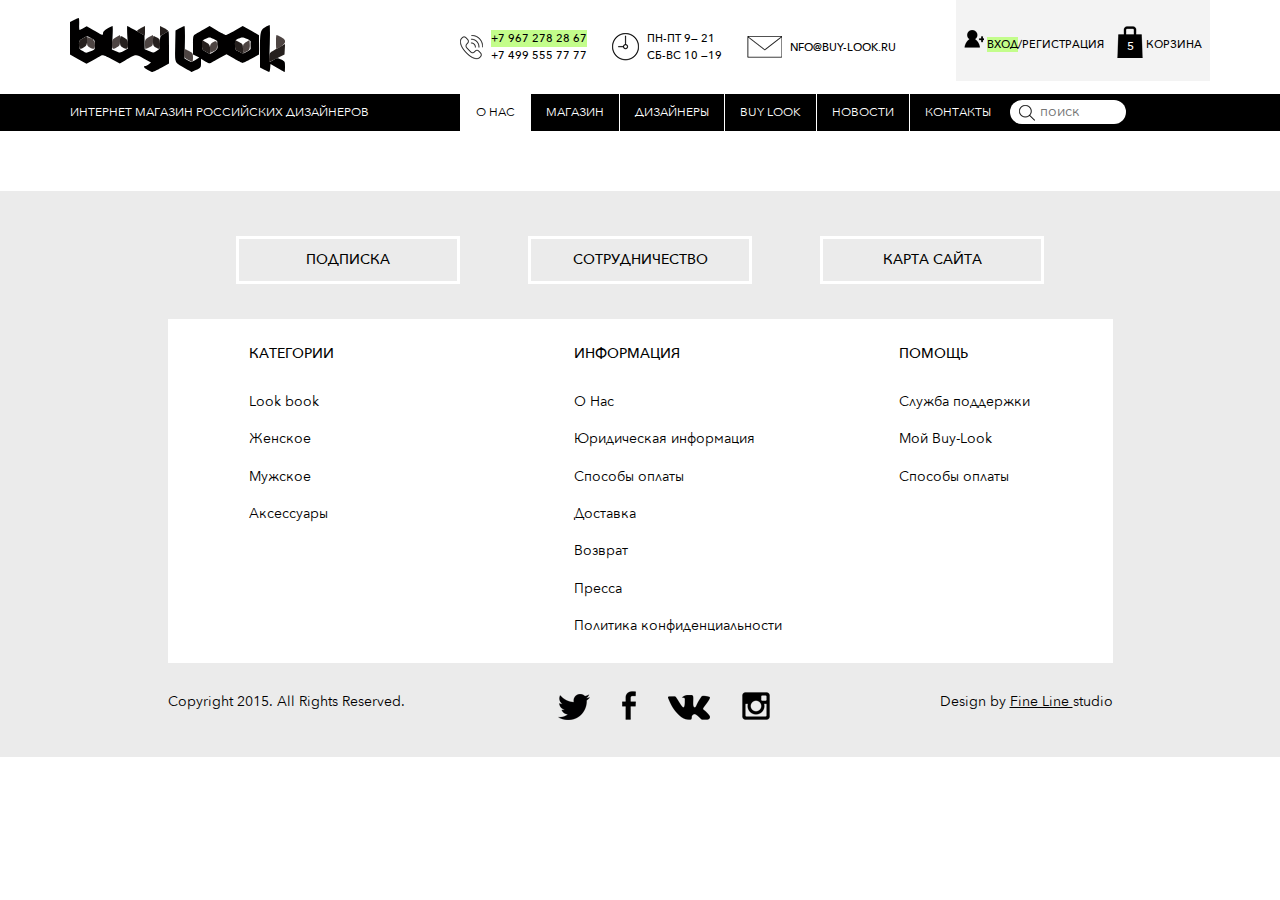
<file: index.html>
<!DOCTYPE html>
<html lang="ru">
  <head>
    <meta charset="utf-8">
    <title>Главная страница</title>
    <meta name="description" content="">
    <link rel="shortcut icon" href="img/favicon/favicon.ico" type="image/x-icon">
    <link rel="apple-touch-icon" href="img/favicon/apple-touch-icon.png">
    <link rel="apple-touch-icon" sizes="72x72" href="img/favicon/apple-touch-icon-72x72.png">
    <link rel="apple-touch-icon" sizes="114x114" href="img/favicon/apple-touch-icon-114x114.png">
    <meta http-equiv="X-UA-Compatible" content="IE=edge">
    <meta name="viewport" content="width=device-width, initial-scale=1, maximum-scale=1">
    <link rel="stylesheet" href="css/main.css">
    <!--if lt IE 9
    script(src='js/html5shiv.min.js')
    script(src='js/es5-shim.min.js')
    script(src='js/html5shiv-printshiv.min.js')
    script(src='js/1.4.2/respond.min.js')
    
    -->
  </head>
  <body>
    <div id="my-wrapper">
      <div id="my-header">
        <header class="header">
          <div class="header__top">
            <div class="container header__relative">
              <div class="row">
                <div class="col-md-4"><a href="#" class="header__logo-wrap">
                    <picture>
                      <source srcset="img/logo.svg"><img src="img/logo.png" alt="логотип" title="buylook">
                    </picture></a></div>
                <div class="col-md-8 header__static">
                  <div class="header__info">
                    <div class="header__info-left">
                      <div class="header__top-item">
                        <div class="header__top-ico top-phone"></div>
                        <div class="header__top-text">
                          <div class="green">+7 967 278 28 67</div>
                          <div>+7 499 555 77 77</div>
                        </div>
                      </div>
                      <div class="header__top-item">
                        <div class="header__top-ico top-clock"></div>
                        <div class="header__top-text">
                          <div>Пн-пт 9— 21</div>
                          <div>Cб-вс 10 —19 </div>
                        </div>
                      </div>
                      <div class="header__top-item">
                        <div class="header__top-ico top-mail"></div>
                        <div class="header__top-text">
                          <div>nfo@buy-look.ru</div>
                        </div>
                      </div>
                    </div>
                    <div class="header__info-right">
                      <div class="header__enter">
                        <div class="header__reg">
                          <div class="header__reg-ico top-user"></div>
                          <div class="header__reg-links"><a href="#" class="green">Вход</a><a href="#">/регистрация</a></div>
                        </div>
                      </div>
                      <div class="header__cart"><a href="#" id="tooltip-cart" data-tooltip-content="#tooltip-cart_content" class="header__reg-ico top-cart tooltip-cart"><span class="header__cart-count">5</span></a>
                        <div class="header__reg-links"><a href="#">корзина </a></div>
                      </div>
                    </div>
                  </div>
                </div>
              </div>
            </div>
          </div>
          <div class="header__bottom">
            <div class="container header__relative">
              <div class="row">
                <div class="col-lg-4 col-md-6 col-sm-7">
                  <div class="header__bottom-descr">Интернет магазин российских дизайнеров</div>
                </div>
                <div class="col-lg-8 col-md-6 col-sm-5 header__static">
                  <nav class="desktop-menu hidden-md hidden-sm hidden-xs">
                    <ul class="header-menu">
                      <li class="header-menu__item header-menu__item--active"><a href="#" class="header-menu__link">о нас</a></li>
                      <li class="header-menu__item"><a href="#" class="header-menu__link">магазин</a></li>
                      <li class="header-menu__item"><a href="#" class="header-menu__link">дизайнеры</a></li>
                      <li class="header-menu__item"><a href="#" class="header-menu__link">buy look</a></li>
                      <li class="header-menu__item"><a href="#" class="header-menu__link">новости</a></li>
                      <li class="header-menu__item"><a href="#" class="header-menu__link">контакты</a></li>
                    </ul>
                  </nav>
                  <nav id="my-menu">
                    <ul class="header-menu header-menu--mobile hidden">
                      <li class="header-menu__item header-menu__item--active"><a href="#" class="header-menu__link">о нас</a></li>
                      <li class="header-menu__item"><a href="#" class="header-menu__link">магазин</a></li>
                      <li class="header-menu__item"><a href="#" class="header-menu__link">дизайнеры</a></li>
                      <li class="header-menu__item"><a href="#" class="header-menu__link">buy look</a></li>
                      <li class="header-menu__item"><a href="#" class="header-menu__link">новости</a></li>
                      <li class="header-menu__item"><a href="#" class="header-menu__link">контакты</a></li>
                    </ul>
                  </nav><a href="#my-menu" class="toggle-mnu hidden-lg"><span></span></a>
                  <form action="#" method="get" class="header__search">
                    <div class="header__search-inner">
                      <input type="text" name="search" placeholder="поиск">
                      <input type="submit">
                    </div>
                  </form>
                </div>
              </div>
            </div>
          </div>
        </header>
      </div>
      <div id="my-content">
        <!-- Здесь пишем код-->
      </div>
      <div id="my-footer">
        <footer class="footer">
          <div class="footer__top">
            <div class="container">
              <div class="row">
                <div class="col-md-12">
                  <div class="footer__buttons"><a href="#" class="footer__button">подписка</a><a href="#" class="footer__button">сотрудничество</a><a href="#" class="footer__button">карта сайта</a></div>
                </div>
              </div>
              <div class="row">
                <div class="col-md-10 col-md-offset-1">
                  <div class="footer__inner">
                    <div class="row">
                      <div class="col-md-3 col-md-offset-1 col-sm-6 center-text">
                        <div class="footer__inner-item">
                          <h3 class="footer__title">категории</h3>
                          <ul>
                            <li><a href="#">Look book</a></li>
                            <li><a href="#">Женское</a></li>
                            <li><a href="#">Мужское</a></li>
                            <li><a href="#">Аксессуары</a></li>
                          </ul>
                        </div>
                      </div>
                      <div class="col-md-4 col-md-offset-1 col-sm-6 center-text">
                        <div class="footer__inner-item">
                          <h3 class="footer__title">информация</h3>
                          <ul>
                            <li><a href="#">О Нас</a></li>
                            <li><a href="#">Юридическая информация</a></li>
                            <li><a href="#">Способы оплаты</a></li>
                            <li><a href="#">Доставка</a></li>
                            <li><a href="#">Возврат</a></li>
                            <li><a href="#">Пресса</a></li>
                            <li><a href="#">Политика конфиденциальности</a></li>
                          </ul>
                        </div>
                      </div>
                      <div class="col-md-3 col-sm-12 center-text">
                        <div class="footer__inner-item">
                          <h3 class="footer__title">помощь</h3>
                          <ul>
                            <li><a href="#">Служба поддержки</a></li>
                            <li><a href="#">Мой Buy-Look</a></li>
                            <li><a href="#">Способы оплаты</a></li>
                          </ul>
                        </div>
                      </div>
                    </div>
                  </div>
                </div>
              </div>
            </div>
          </div>
          <div class="footer__bottom">
            <div class="container">
              <div class="row">
                <div class="col-md-3 col-md-offset-1 col-sm-6 col-xs-12">
                  <div class="copyright">Copyright 2015. All Rights Reserved.</div>
                </div>
                <div class="col-md-3 col-md-offset-1 col-sm-6 col-xs-12">
                  <ul class="footer__socials">
                    <li><a href="#" class="footer__socials-link footer-twi"></a></li>
                    <li><a href="#" class="footer__socials-link footer-fb"></a></li>
                    <li><a href="#" class="footer__socials-link footer-vk"></a></li>
                    <li><a href="#" class="footer__socials-link footer-inst"></a></li>
                  </ul>
                </div>
                <div class="col-md-3 col-offset-1 col-sm-12 col-xs-12">
                  <div class="creators">Design by <a href="some-site.ru">Fine Line </a>studio</div>
                </div>
              </div>
            </div>
          </div>
        </footer>
      </div>
    </div>
    <div class="popup-container">
      <div id="tooltip-cart_content" class="popup popup-cart">
        <div class="popup popup-cart__title">
          <div class="popup popup-cart__title-left">
            <div class="ico-cart"></div><span class="popup-cart__header">корзина</span><span>(</span><span class="popup-cart__count">5</span><span>)</span>
          </div><a href="#" class="popup popup-cart__look-link">Смотреть всё</a>
        </div>
        <div class="popup-cart__content">
          <div class="popup-cart__item"><img src="img/cart-1.jpg" alt="alt" class="popup-cart__img">
            <div class="popup-cart__item-text">
              <div class="popup-cart__item-title">LIME BLOSSOM Платье Миди Lilas</div><span class="popup-cart__item-color">терракотовый</span><span class="popup-cart__item-size">42</span><span class="popup-cart__item-count">1 шт</span>
              <div class="popup-cart__item-price">15 000<span class="ruble">Р</span></div>
            </div>
          </div>
          <div class="popup-cart__item"><img src="img/cart-2.jpg" alt="alt" class="popup-cart__img">
            <div class="popup-cart__item-text">
              <div class="popup-cart__item-title">LIME BLOSSOM Платье Миди Lilas</div><span class="popup-cart__item-color">голубой</span><span class="popup-cart__item-size">42</span><span class="popup-cart__item-count">1 шт</span>
              <div class="popup-cart__item-price">15 000<span class="ruble">Р</span></div>
            </div>
          </div>
          <div class="popup-cart__item"><img src="img/cart-3.jpg" alt="alt" class="popup-cart__img">
            <div class="popup-cart__item-text">
              <div class="popup-cart__item-title">LIME BLOSSOM Платье Миди Lilas</div><span class="popup-cart__item-color">терракотовый</span><span class="popup-cart__item-size">42</span><span class="popup-cart__item-count">1 шт</span>
              <div class="popup-cart__item-price">15 000<span class="ruble">Р</span></div>
            </div>
          </div>
        </div>
        <div class="popup-cart__summary green"><span>сумма заказа:</span><span class="popup-cart__summ">43 000<span class="ruble">Р</span></span></div><a href="#" class="popup-cart__ordering button-gray">оформить заказ >></a>
      </div>
    </div>
    <script src="js/libs.min.js"></script>
    <script src="js/common.js"></script>
  </body>
</html>
</file>
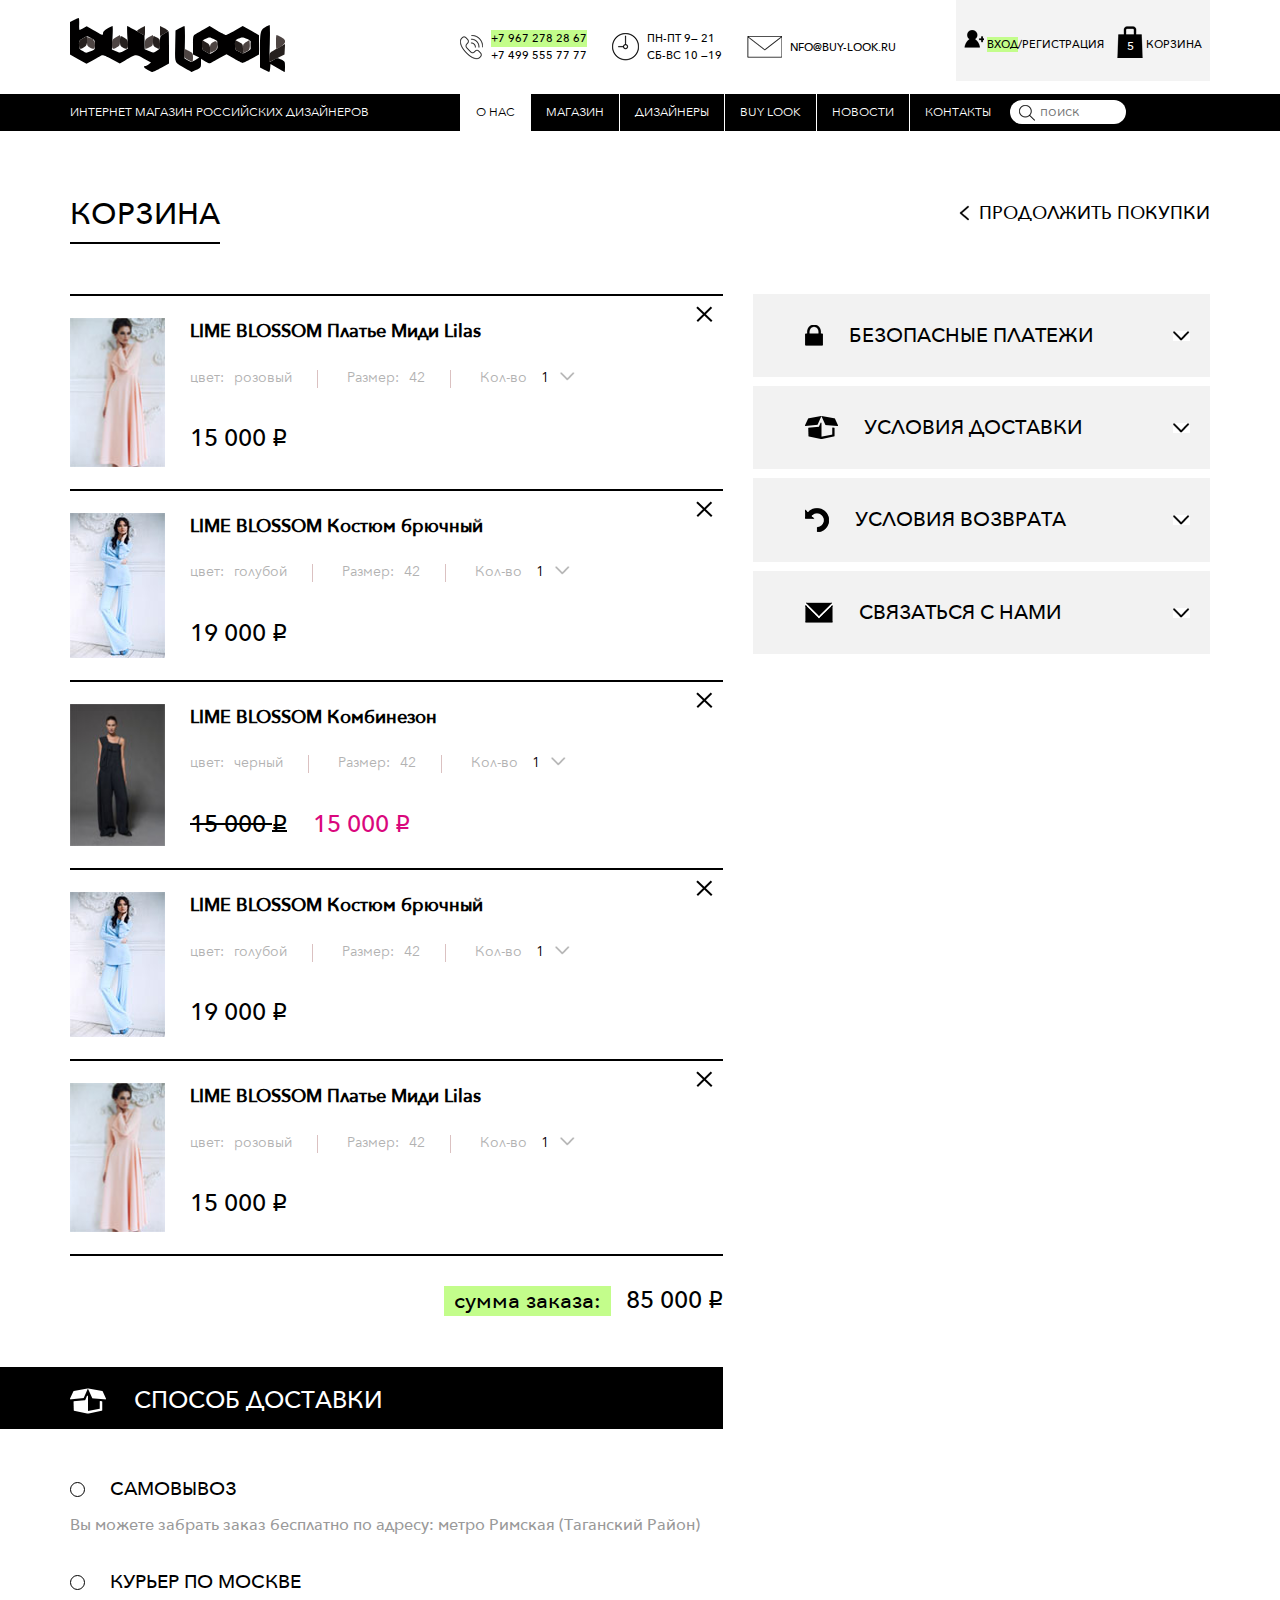
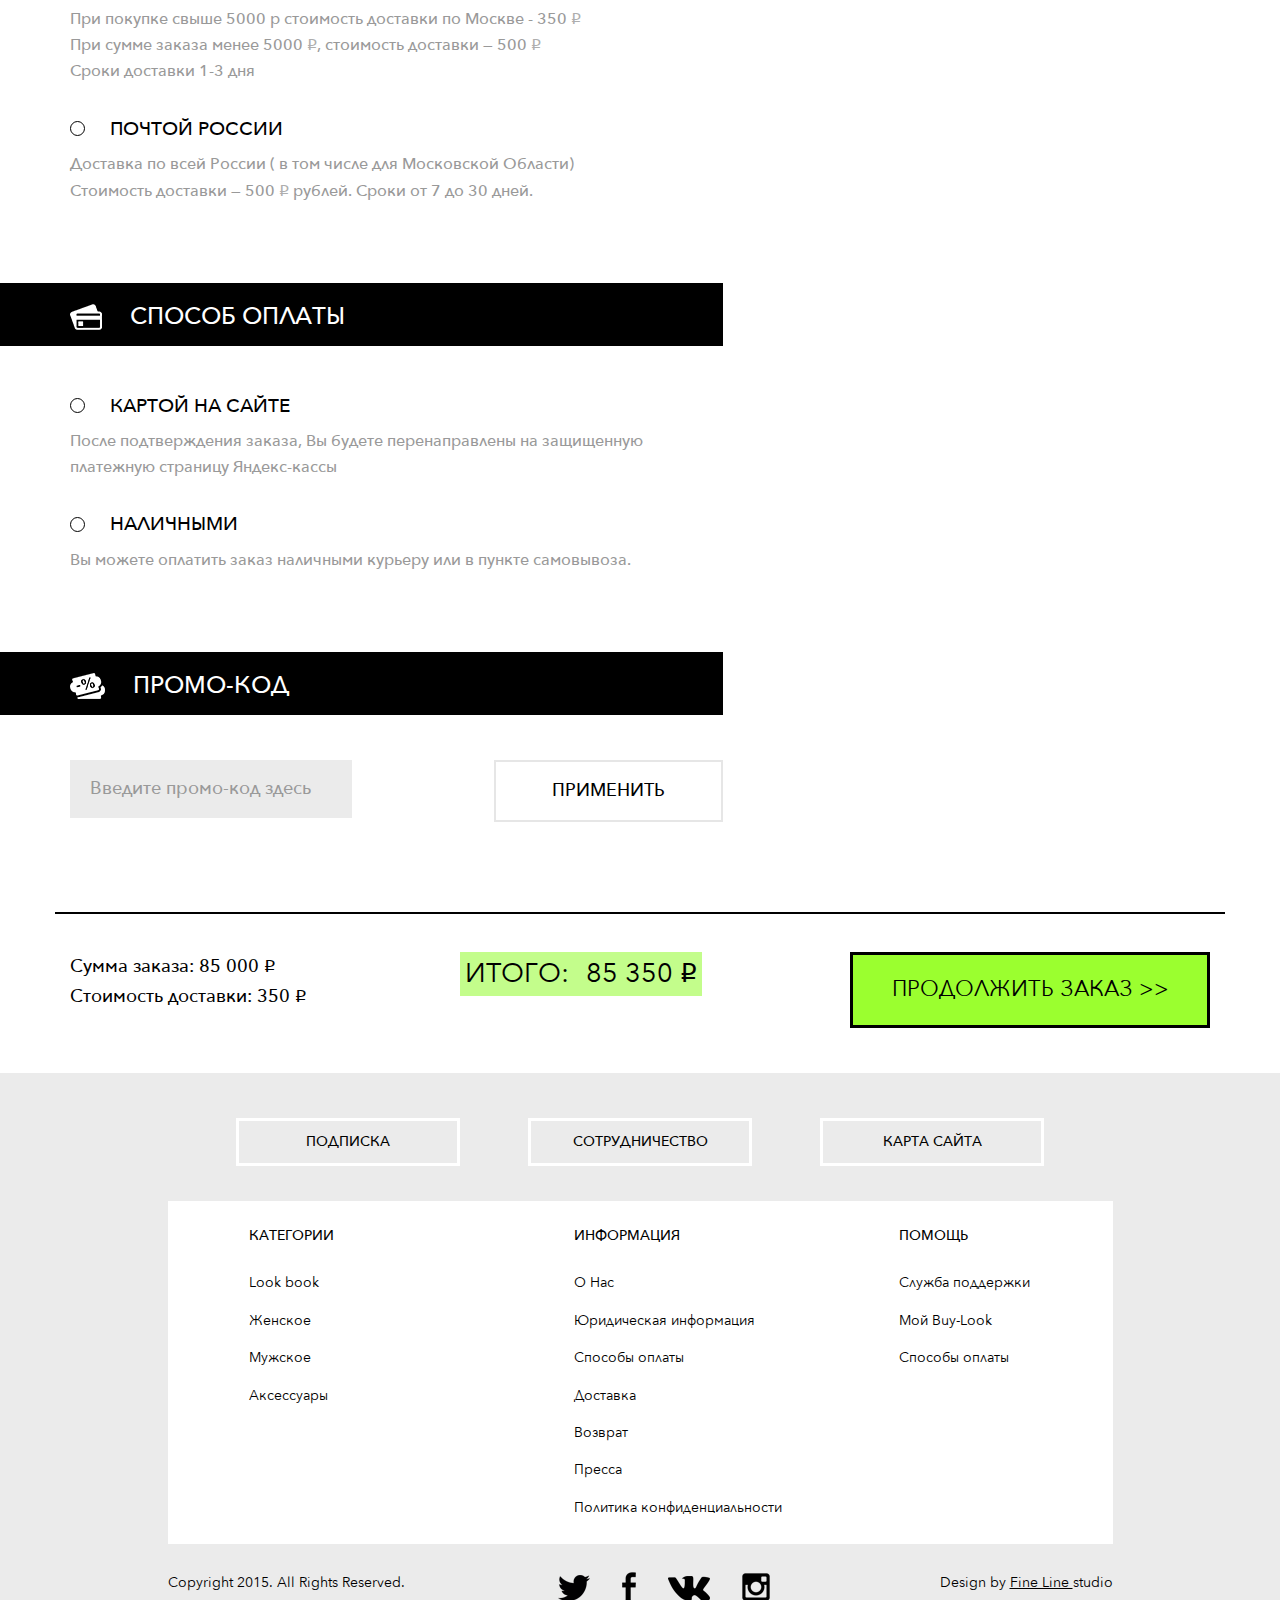
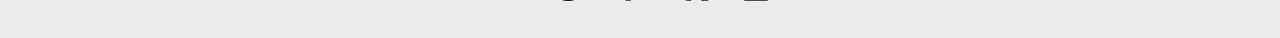
<file: cart.html>
<!DOCTYPE html>
<html lang="ru">
  <head>
    <meta charset="utf-8">
    <title>Корзина</title>
    <meta name="description" content="">
    <link rel="shortcut icon" href="img/favicon/favicon.ico" type="image/x-icon">
    <link rel="apple-touch-icon" href="img/favicon/apple-touch-icon.png">
    <link rel="apple-touch-icon" sizes="72x72" href="img/favicon/apple-touch-icon-72x72.png">
    <link rel="apple-touch-icon" sizes="114x114" href="img/favicon/apple-touch-icon-114x114.png">
    <meta http-equiv="X-UA-Compatible" content="IE=edge">
    <meta name="viewport" content="width=device-width, initial-scale=1, maximum-scale=1">
    <link rel="stylesheet" href="css/main.css">
    <!--if lt IE 9
    script(src='js/html5shiv.min.js')
    script(src='js/es5-shim.min.js')
    script(src='js/html5shiv-printshiv.min.js')
    script(src='js/1.4.2/respond.min.js')
    
    -->
  </head>
  <body>
    <div id="my-wrapper">
      <div id="my-header">
        <header class="header">
          <div class="header__top">
            <div class="container header__relative">
              <div class="row">
                <div class="col-md-4"><a href="#" class="header__logo-wrap">
                    <picture>
                      <source srcset="img/logo.svg"><img src="img/logo.png" alt="логотип" title="buylook">
                    </picture></a></div>
                <div class="col-md-8 header__static">
                  <div class="header__info">
                    <div class="header__info-left">
                      <div class="header__top-item">
                        <div class="header__top-ico top-phone"></div>
                        <div class="header__top-text">
                          <div class="green">+7 967 278 28 67</div>
                          <div>+7 499 555 77 77</div>
                        </div>
                      </div>
                      <div class="header__top-item">
                        <div class="header__top-ico top-clock"></div>
                        <div class="header__top-text">
                          <div>Пн-пт 9— 21</div>
                          <div>Cб-вс 10 —19 </div>
                        </div>
                      </div>
                      <div class="header__top-item">
                        <div class="header__top-ico top-mail"></div>
                        <div class="header__top-text">
                          <div>nfo@buy-look.ru</div>
                        </div>
                      </div>
                    </div>
                    <div class="header__info-right">
                      <div class="header__enter">
                        <div class="header__reg">
                          <div class="header__reg-ico top-user"></div>
                          <div class="header__reg-links"><a href="#" class="green">Вход</a><a href="#">/регистрация</a></div>
                        </div>
                      </div>
                      <div class="header__cart"><a href="#" id="tooltip-cart" data-tooltip-content="#tooltip-cart_content" class="header__reg-ico top-cart tooltip-cart"><span class="header__cart-count">5</span></a>
                        <div class="header__reg-links"><a href="#">корзина </a></div>
                      </div>
                    </div>
                  </div>
                </div>
              </div>
            </div>
          </div>
          <div class="header__bottom">
            <div class="container header__relative">
              <div class="row">
                <div class="col-lg-4 col-md-6 col-sm-7">
                  <div class="header__bottom-descr">Интернет магазин российских дизайнеров</div>
                </div>
                <div class="col-lg-8 col-md-6 col-sm-5 header__static">
                  <nav class="desktop-menu hidden-md hidden-sm hidden-xs">
                    <ul class="header-menu">
                      <li class="header-menu__item header-menu__item--active"><a href="#" class="header-menu__link">о нас</a></li>
                      <li class="header-menu__item"><a href="#" class="header-menu__link">магазин</a></li>
                      <li class="header-menu__item"><a href="#" class="header-menu__link">дизайнеры</a></li>
                      <li class="header-menu__item"><a href="#" class="header-menu__link">buy look</a></li>
                      <li class="header-menu__item"><a href="#" class="header-menu__link">новости</a></li>
                      <li class="header-menu__item"><a href="#" class="header-menu__link">контакты</a></li>
                    </ul>
                  </nav>
                  <nav id="my-menu">
                    <ul class="header-menu header-menu--mobile hidden">
                      <li class="header-menu__item header-menu__item--active"><a href="#" class="header-menu__link">о нас</a></li>
                      <li class="header-menu__item"><a href="#" class="header-menu__link">магазин</a></li>
                      <li class="header-menu__item"><a href="#" class="header-menu__link">дизайнеры</a></li>
                      <li class="header-menu__item"><a href="#" class="header-menu__link">buy look</a></li>
                      <li class="header-menu__item"><a href="#" class="header-menu__link">новости</a></li>
                      <li class="header-menu__item"><a href="#" class="header-menu__link">контакты</a></li>
                    </ul>
                  </nav><a href="#my-menu" class="toggle-mnu hidden-lg"><span></span></a>
                  <form action="#" method="get" class="header__search">
                    <div class="header__search-inner">
                      <input type="text" name="search" placeholder="поиск">
                      <input type="submit">
                    </div>
                  </form>
                </div>
              </div>
            </div>
          </div>
        </header>
      </div>
      <div id="my-content">
        <section class="cart sect-main">
          <div class="container">
            <div class="row">
              <div class="col-md-12">
                <div class="sect-title-wrap">
                  <h1>Корзина</h1><a href="#" class="continue"> 
                    <div class="continue-chevron"></div>продолжить покупки</a>
                </div>
              </div>
            </div>
            <div class="row">
              <div class="col-md-7">
                <form action="#" class="cart__form">
                  <ul class="cart__list">
                    <li class="cart__item">
                      <div class="cart__img-wrap"><img src="img/cart-1.jpg" alt="alt"></div>
                      <div class="cart__item-info">
                        <h4 class="cart__item-title">LIME BLOSSOM Платье Миди Lilas</h4>
                        <div class="cart__item-features">
                          <div class="prod-color"><span>цвет:</span><span>розовый</span></div>
                          <div class="prod-size"><span>Размер:</span><span>42</span></div>
                          <div class="prod-quantity"><span>Кол-во</span>
                            <select name="quantity" class="select-quantity">
                              <option value="1" selected="selected">1</option>
                              <option value="2">2</option>
                              <option value="3">3</option>
                              <option value="4">4</option>
                              <option value="5">5</option>
                              <option value="6">6</option>
                              <option value="7">7</option>
                              <option value="8">8</option>
                              <option value="9">9</option>
                              <option value="9">9</option>
                              <option value="10">10</option>
                            </select>
                          </div>
                        </div>
                        <div class="cart__item-price">
                          <div class="price-ordinary">15 000 <span class="ruble">Р</span></div>
                          <div class="price-sale">15 000 <span class="ruble">Р</span></div>
                        </div><a href="#" class="cart__item-close"></a>
                      </div>
                    </li>
                    <li class="cart__item">
                      <div class="cart__img-wrap"><img src="img/cart-2.jpg" alt="alt"></div>
                      <div class="cart__item-info">
                        <h4 class="cart__item-title">LIME BLOSSOM Костюм брючный</h4>
                        <div class="cart__item-features">
                          <div class="prod-color"><span>цвет:</span><span>голубой</span></div>
                          <div class="prod-size"><span>Размер:</span><span>42</span></div>
                          <div class="prod-quantity"><span>Кол-во</span>
                            <select name="quantity" class="select-quantity">
                              <option value="1" selected="selected">1</option>
                              <option value="2">2</option>
                              <option value="3">3</option>
                              <option value="4">4</option>
                              <option value="5">5</option>
                              <option value="6">6</option>
                              <option value="7">7</option>
                              <option value="8">8</option>
                              <option value="9">9</option>
                              <option value="9">9</option>
                              <option value="10">10</option>
                            </select>
                          </div>
                        </div>
                        <div class="cart__item-price">
                          <div class="price-ordinary">19 000 <span class="ruble">Р</span></div>
                          <div class="price-sale">19 000 <span class="ruble">Р</span></div>
                        </div><a href="#" class="cart__item-close"></a>
                      </div>
                    </li>
                    <li class="cart__item cart__item--sale">
                      <div class="cart__img-wrap"><img src="img/cart-3.jpg" alt="alt"></div>
                      <div class="cart__item-info">
                        <h4 class="cart__item-title">LIME BLOSSOM Комбинезон</h4>
                        <div class="cart__item-features">
                          <div class="prod-color"><span>цвет:</span><span>черный</span></div>
                          <div class="prod-size"><span>Размер:</span><span>42</span></div>
                          <div class="prod-quantity"><span>Кол-во</span>
                            <select name="quantity" class="select-quantity">
                              <option value="1" selected="selected">1</option>
                              <option value="2">2</option>
                              <option value="3">3</option>
                              <option value="4">4</option>
                              <option value="5">5</option>
                              <option value="6">6</option>
                              <option value="7">7</option>
                              <option value="8">8</option>
                              <option value="9">9</option>
                              <option value="9">9</option>
                              <option value="10">10</option>
                            </select>
                          </div>
                        </div>
                        <div class="cart__item-price">
                          <div class="price-ordinary">15 000 <span class="ruble">Р</span></div>
                          <div class="price-sale">15 000 <span class="ruble">Р</span></div>
                        </div><a href="#" class="cart__item-close"></a>
                      </div>
                    </li>
                    <li class="cart__item">
                      <div class="cart__img-wrap"><img src="img/cart-2.jpg" alt="alt"></div>
                      <div class="cart__item-info">
                        <h4 class="cart__item-title">LIME BLOSSOM Костюм брючный</h4>
                        <div class="cart__item-features">
                          <div class="prod-color"><span>цвет:</span><span>голубой</span></div>
                          <div class="prod-size"><span>Размер:</span><span>42</span></div>
                          <div class="prod-quantity"><span>Кол-во</span>
                            <select name="quantity" class="select-quantity">
                              <option value="1" selected="selected">1</option>
                              <option value="2">2</option>
                              <option value="3">3</option>
                              <option value="4">4</option>
                              <option value="5">5</option>
                              <option value="6">6</option>
                              <option value="7">7</option>
                              <option value="8">8</option>
                              <option value="9">9</option>
                              <option value="9">9</option>
                              <option value="10">10</option>
                            </select>
                          </div>
                        </div>
                        <div class="cart__item-price">
                          <div class="price-ordinary">19 000 <span class="ruble">Р</span></div>
                          <div class="price-sale">19 000 <span class="ruble">Р</span></div>
                        </div><a href="#" class="cart__item-close"></a>
                      </div>
                    </li>
                    <li class="cart__item">
                      <div class="cart__img-wrap"><img src="img/cart-1.jpg" alt="alt"></div>
                      <div class="cart__item-info">
                        <h4 class="cart__item-title">LIME BLOSSOM Платье Миди Lilas</h4>
                        <div class="cart__item-features">
                          <div class="prod-color"><span>цвет:</span><span>розовый</span></div>
                          <div class="prod-size"><span>Размер:</span><span>42</span></div>
                          <div class="prod-quantity"><span>Кол-во</span>
                            <select name="quantity" class="select-quantity">
                              <option value="1" selected="selected">1</option>
                              <option value="2">2</option>
                              <option value="3">3</option>
                              <option value="4">4</option>
                              <option value="5">5</option>
                              <option value="6">6</option>
                              <option value="7">7</option>
                              <option value="8">8</option>
                              <option value="9">9</option>
                              <option value="9">9</option>
                              <option value="10">10</option>
                            </select>
                          </div>
                        </div>
                        <div class="cart__item-price">
                          <div class="price-ordinary">15 000 <span class="ruble">Р</span></div>
                          <div class="price-sale">15 000 <span class="ruble">Р</span></div>
                        </div><a href="#" class="cart__item-close"></a>
                      </div>
                    </li>
                  </ul>
                  <div class="cart__summary">
                    <div class="cart__summary-inner"><span class="green">сумма заказа:</span><span class="cart__total">85 000 <span class="ruble">Р</span></span></div>
                  </div>
                  <div class="cart__checkboxes">
                    <div class="cart__checkboxes-item">
                      <div class="cart__checkboxes-header">
                        <div class="cart__checkboxes-ico ico-box-invert"></div>
                        <div class="cart__checkboxes-title">СПОСОБ ДОСТАВКИ</div>
                      </div>
                      <div class="cart__checkboxes-body">
                        <label>
                          <input type="radio" name="delivery-option" value="самовывоз"><span class="cart__checkboxes-custom"><span class="cart__checkboxes-dot"></span></span><span class="cart__checkboxes-method">Самовывоз</span><span class="cart__checkboxes-text">Вы можете забрать заказ бесплатно по адресу: метро Римская (Таганский Район)</span>
                        </label>
                        <label>
                          <input type="radio" name="delivery-option" value="курьер"><span class="cart__checkboxes-custom"><span class="cart__checkboxes-dot"></span></span><span class="cart__checkboxes-method">Курьер по Москве</span><span class="cart__checkboxes-text">При покупке свыше 5000 р стоимость доставки по Москве - 350 <span class="ruble">Р</span><br>При сумме заказа менее 5000 <span class="ruble">Р</span>,  стоимость доставки — 500 <span class="ruble">Р</span><br>Сроки доставки 1-3 дня</span>
                        </label>
                        <label>
                          <input type="radio" name="delivery-option" value="почта россии"><span class="cart__checkboxes-custom"><span class="cart__checkboxes-dot"></span></span><span class="cart__checkboxes-method">ПОЧТОЙ РОССИИ</span><span class="cart__checkboxes-text">Доставка по всей России ( в том числе для Московской Области)<br>Стоимость доставки — 500 <span class="ruble">Р</span> рублей. Сроки от 7 до 30 дней.</span>
                        </label>
                      </div>
                    </div>
                    <div class="cart__checkboxes-item">
                      <div class="cart__checkboxes-header">
                        <div class="cart__checkboxes-ico ico-payment-invert"></div>
                        <div class="cart__checkboxes-title">СПОСОБ ОПЛАТЫ</div>
                      </div>
                      <div class="cart__checkboxes-body">
                        <label>
                          <input type="radio" name="payment-option" value="карта"><span class="cart__checkboxes-custom"><span class="cart__checkboxes-dot"></span></span><span class="cart__checkboxes-method">Картой на сайте</span><span class="cart__checkboxes-text">После подтверждения заказа, Вы будете перенаправлены на защищенную платежную страницу Яндекс-кассы</span>
                        </label>
                        <label>
                          <input type="radio" name="payment-option" value="наличные"><span class="cart__checkboxes-custom"><span class="cart__checkboxes-dot"></span></span><span class="cart__checkboxes-method">Наличными</span><span class="cart__checkboxes-text">Вы можете оплатить заказ наличными курьеру или в пункте самовывоза.</span>
                        </label>
                      </div>
                    </div>
                    <div class="cart__checkboxes-item">
                      <div class="cart__checkboxes-header">
                        <div class="cart__checkboxes-ico ico-promo-invert"></div>
                        <div class="cart__checkboxes-title">промо-код</div>
                      </div>
                      <div class="cart__checkboxes-body">
                        <label class="label-promo">
                          <input type="text" name="promo-code" placeholder="Введите промо-код здесь">
                        </label>
                        <button class="cart__checkboxes-send">применить</button>
                      </div>
                    </div>
                  </div>
                </form>
              </div>
              <div class="col-md-5">
                <div class="cart__tips">
                  <div class="cart__tip"><a href="#" class="cart__tip-header">
                      <div class="cart__tip-ico ico-locked"></div>
                      <div class="cart__tip-title">БЕЗОПАСНЫЕ ПЛАТЕЖИ</div>
                      <div class="cart__tip-chevron"></div></a>
                    <p class="cart__tip-body">Магазин BUY-LOOK.RU защищает информацию при проведении платежа. Вы можете оплатить свой заказ онлайн, с помощью предложенных методов оплат, через процессинговую компанию Яндекс-касса. После подтверждения заказа, Вы будете перенаправлены на защищенную платежную страницу, где Вам необходимо будет ввести данные для оплаты заказа. После успешной оплаты на указанную в форме оплаты электронную почту будет направлен электронный чек с информацией о заказе и данными по произведенной оплате. Данные Вашей карты вводятся на специальной защищенной платежной странице. Передача информации происходит с применением технологии шифрования SSL. Дальнейшая передача информации осуществляется по закрытым банковским каналам, имеющим наивысший уровень надежности. Яндекс-касса не передает данные Вашей карты магазину и иным третьим лицам.</p>
                  </div>
                  <div class="cart__tip"><a href="#" class="cart__tip-header">
                      <div class="cart__tip-ico ico-box"></div>
                      <div class="cart__tip-title">УСЛОВИЯ ДОСТАВКИ</div>
                      <div class="cart__tip-chevron"></div></a>
                    <p class="cart__tip-body">В нашем магазине Вы можете воспользоваться различными способами доставки: Самовывоз, Курьерская доставка по Москве и Доставка Почтой России. Стоимость доставки будет указана при выборе соответствующего варианта. При доставке Почтой России отправлению будет присвоен трекинг-номер для отслеживания , который мы сообщим Вам.  Дополнительную информацию Вы можете получить в разделе <a href="#" class="cart__tip-link">Доставка.</a></p>
                  </div>
                  <div class="cart__tip"><a href="#" class="cart__tip-header">
                      <div class="cart__tip-ico ico-return"></div>
                      <div class="cart__tip-title">УСЛОВИЯ ВОЗВРАТА</div>
                      <div class="cart__tip-chevron"></div></a>
                    <p class="cart__tip-body">Уважаемый покупатель, напоминаем, что в нашем магазине Вы можете легко и быстро осуществить возврат в течение 7-ми дней с момента получения покупки при соблюдении простых правил:<br>- сохранение внешнего вида товара, включая бирки и этикетки.<br>- наличие документа, подтверждающего факт покупки (кассовый чек).<br>Для получения более полной информации рекомендуем ознакомиться с <a href="#" class="cart__tip-link">Политикой Возврата </a>нашего магазина или Вы можете проконсультироваться в <a href="#" class="cart__tip-link">Службе Поддержки Покупателя.</a></p>
                  </div>
                  <div class="cart__tip"><a href="#" class="cart__tip-header">
                      <div class="cart__tip-ico ico-contact"></div>
                      <div class="cart__tip-title">СВЯЗАТЬСЯ С НАМИ</div>
                      <div class="cart__tip-chevron"></div></a>
                    <p class="cart__tip-body">По всем вопросам вы можете связаться с нами по телефонам +7 967 278 28 67, +7 499 555 77 77, или по электронной почте <a href="#" class="cart__tip-link">info@buy-look.ru</a><span>Вы также можете оставить нам сообщение на странице <a href="#" class="cart__tip-link">Контакты.</a></span></p>
                  </div>
                </div>
              </div>
            </div>
            <div class="row">
              <div class="horizontal-line"></div>
            </div>
            <div class="row">
              <div class="col-md-4">
                <div class="cart__result">
                  <div class="cart__summ"><span>Сумма заказа: </span><span class="cart__summ-number">85 000 <span class="ruble">Р</span></span></div>
                  <div class="cart__delivery"><span>Стоимость доставки: </span><span class="cart__summ-number">350 <span class="ruble">Р</span></span></div>
                </div>
              </div>
              <div class="col-md-4">
                <div class="cart__final green"><span>итого: </span><span class="cart__final-number">85 350 <span class="ruble">Р</span></span></div>
              </div>
              <div class="col-md-4">
                <button class="button-green continue-ordering">продолжить заказ >>		</button>
              </div>
            </div>
          </div>
        </section>
        <!-- Здесь пишем код-->
      </div>
      <div id="my-footer">
        <footer class="footer">
          <div class="footer__top">
            <div class="container">
              <div class="row">
                <div class="col-md-12">
                  <div class="footer__buttons"><a href="#" class="footer__button">подписка</a><a href="#" class="footer__button">сотрудничество</a><a href="#" class="footer__button">карта сайта</a></div>
                </div>
              </div>
              <div class="row">
                <div class="col-md-10 col-md-offset-1">
                  <div class="footer__inner">
                    <div class="row">
                      <div class="col-md-3 col-md-offset-1 col-sm-6 center-text">
                        <div class="footer__inner-item">
                          <h3 class="footer__title">категории</h3>
                          <ul>
                            <li><a href="#">Look book</a></li>
                            <li><a href="#">Женское</a></li>
                            <li><a href="#">Мужское</a></li>
                            <li><a href="#">Аксессуары</a></li>
                          </ul>
                        </div>
                      </div>
                      <div class="col-md-4 col-md-offset-1 col-sm-6 center-text">
                        <div class="footer__inner-item">
                          <h3 class="footer__title">информация</h3>
                          <ul>
                            <li><a href="#">О Нас</a></li>
                            <li><a href="#">Юридическая информация</a></li>
                            <li><a href="#">Способы оплаты</a></li>
                            <li><a href="#">Доставка</a></li>
                            <li><a href="#">Возврат</a></li>
                            <li><a href="#">Пресса</a></li>
                            <li><a href="#">Политика конфиденциальности</a></li>
                          </ul>
                        </div>
                      </div>
                      <div class="col-md-3 col-sm-12 center-text">
                        <div class="footer__inner-item">
                          <h3 class="footer__title">помощь</h3>
                          <ul>
                            <li><a href="#">Служба поддержки</a></li>
                            <li><a href="#">Мой Buy-Look</a></li>
                            <li><a href="#">Способы оплаты</a></li>
                          </ul>
                        </div>
                      </div>
                    </div>
                  </div>
                </div>
              </div>
            </div>
          </div>
          <div class="footer__bottom">
            <div class="container">
              <div class="row">
                <div class="col-md-3 col-md-offset-1 col-sm-6 col-xs-12">
                  <div class="copyright">Copyright 2015. All Rights Reserved.</div>
                </div>
                <div class="col-md-3 col-md-offset-1 col-sm-6 col-xs-12">
                  <ul class="footer__socials">
                    <li><a href="#" class="footer__socials-link footer-twi"></a></li>
                    <li><a href="#" class="footer__socials-link footer-fb"></a></li>
                    <li><a href="#" class="footer__socials-link footer-vk"></a></li>
                    <li><a href="#" class="footer__socials-link footer-inst"></a></li>
                  </ul>
                </div>
                <div class="col-md-3 col-offset-1 col-sm-12 col-xs-12">
                  <div class="creators">Design by <a href="some-site.ru">Fine Line </a>studio</div>
                </div>
              </div>
            </div>
          </div>
        </footer>
      </div>
    </div>
    <div class="popup-container">
      <div id="tooltip-cart_content" class="popup popup-cart">
        <div class="popup popup-cart__title">
          <div class="popup popup-cart__title-left">
            <div class="ico-cart"></div><span class="popup-cart__header">корзина</span><span>(</span><span class="popup-cart__count">5</span><span>)</span>
          </div><a href="#" class="popup popup-cart__look-link">Смотреть всё</a>
        </div>
        <div class="popup-cart__content">
          <div class="popup-cart__item"><img src="img/cart-1.jpg" alt="alt" class="popup-cart__img">
            <div class="popup-cart__item-text">
              <div class="popup-cart__item-title">LIME BLOSSOM Платье Миди Lilas</div><span class="popup-cart__item-color">терракотовый</span><span class="popup-cart__item-size">42</span><span class="popup-cart__item-count">1 шт</span>
              <div class="popup-cart__item-price">15 000<span class="ruble">Р</span></div>
            </div>
          </div>
          <div class="popup-cart__item"><img src="img/cart-2.jpg" alt="alt" class="popup-cart__img">
            <div class="popup-cart__item-text">
              <div class="popup-cart__item-title">LIME BLOSSOM Платье Миди Lilas</div><span class="popup-cart__item-color">голубой</span><span class="popup-cart__item-size">42</span><span class="popup-cart__item-count">1 шт</span>
              <div class="popup-cart__item-price">15 000<span class="ruble">Р</span></div>
            </div>
          </div>
          <div class="popup-cart__item"><img src="img/cart-3.jpg" alt="alt" class="popup-cart__img">
            <div class="popup-cart__item-text">
              <div class="popup-cart__item-title">LIME BLOSSOM Платье Миди Lilas</div><span class="popup-cart__item-color">терракотовый</span><span class="popup-cart__item-size">42</span><span class="popup-cart__item-count">1 шт</span>
              <div class="popup-cart__item-price">15 000<span class="ruble">Р</span></div>
            </div>
          </div>
        </div>
        <div class="popup-cart__summary green"><span>сумма заказа:</span><span class="popup-cart__summ">43 000<span class="ruble">Р</span></span></div><a href="#" class="popup-cart__ordering button-gray">оформить заказ >></a>
      </div>
    </div>
    <script src="js/libs.min.js"></script>
    <script src="js/common.js"></script>
  </body>
</html>
</file>
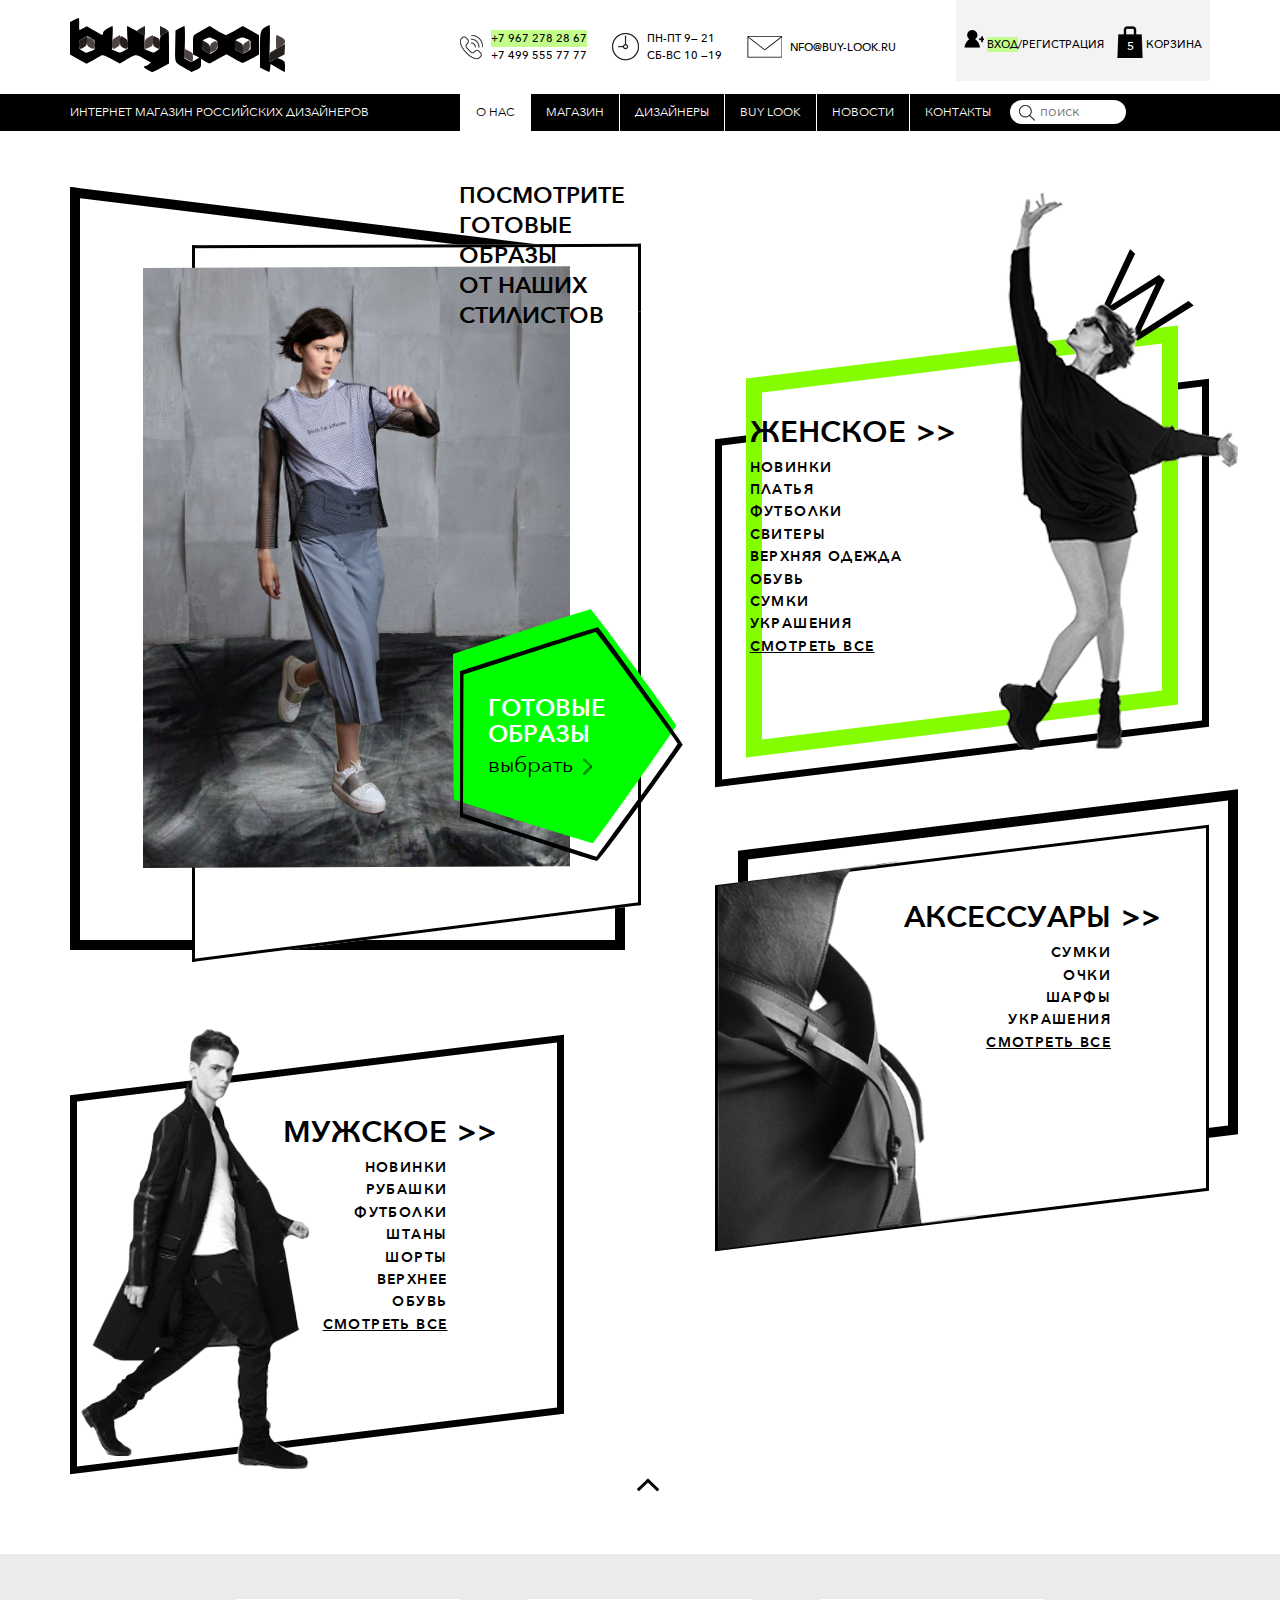
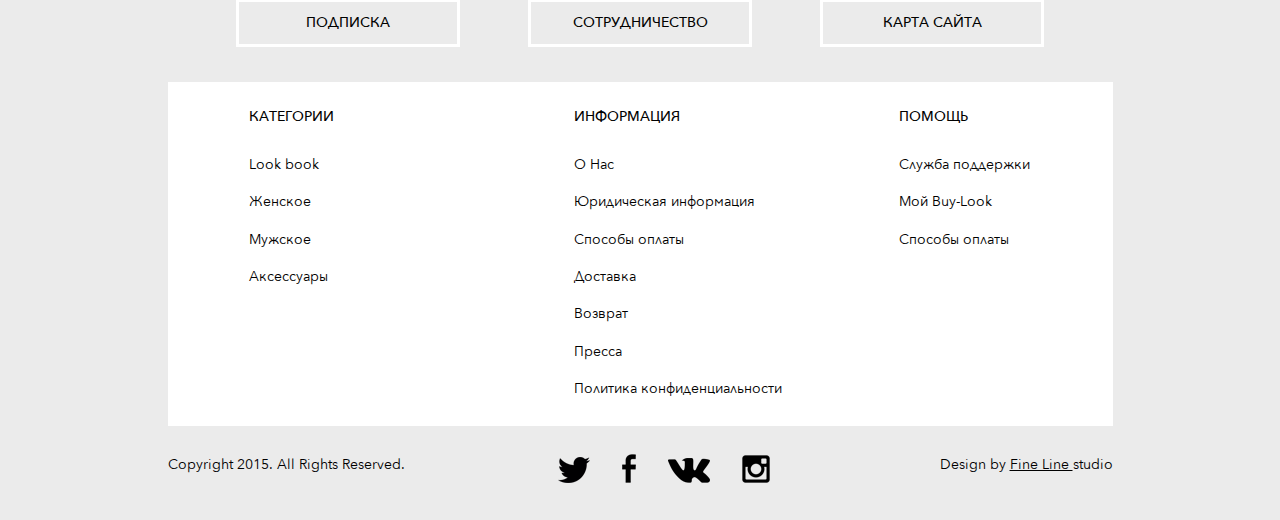
<file: category-changes.html>
<!DOCTYPE html>
<html lang="ru">
  <head>
    <meta charset="utf-8">
    <title>Магазин - выбор категории</title>
    <meta name="description" content="">
    <link rel="shortcut icon" href="img/favicon/favicon.ico" type="image/x-icon">
    <link rel="apple-touch-icon" href="img/favicon/apple-touch-icon.png">
    <link rel="apple-touch-icon" sizes="72x72" href="img/favicon/apple-touch-icon-72x72.png">
    <link rel="apple-touch-icon" sizes="114x114" href="img/favicon/apple-touch-icon-114x114.png">
    <meta http-equiv="X-UA-Compatible" content="IE=edge">
    <meta name="viewport" content="width=device-width, initial-scale=1, maximum-scale=1">
    <link rel="stylesheet" href="css/main.css">
    <!--if lt IE 9
    script(src='js/html5shiv.min.js')
    script(src='js/es5-shim.min.js')
    script(src='js/html5shiv-printshiv.min.js')
    script(src='js/1.4.2/respond.min.js')
    
    -->
  </head>
  <body>
    <div id="my-wrapper">
      <div id="my-header">
        <header class="header">
          <div class="header__top">
            <div class="container header__relative">
              <div class="row">
                <div class="col-md-4"><a href="#" class="header__logo-wrap">
                    <picture>
                      <source srcset="img/logo.svg"><img src="img/logo.png" alt="логотип" title="buylook">
                    </picture></a></div>
                <div class="col-md-8 header__static">
                  <div class="header__info">
                    <div class="header__info-left">
                      <div class="header__top-item">
                        <div class="header__top-ico top-phone"></div>
                        <div class="header__top-text">
                          <div class="green">+7 967 278 28 67</div>
                          <div>+7 499 555 77 77</div>
                        </div>
                      </div>
                      <div class="header__top-item">
                        <div class="header__top-ico top-clock"></div>
                        <div class="header__top-text">
                          <div>Пн-пт 9— 21</div>
                          <div>Cб-вс 10 —19 </div>
                        </div>
                      </div>
                      <div class="header__top-item">
                        <div class="header__top-ico top-mail"></div>
                        <div class="header__top-text">
                          <div>nfo@buy-look.ru</div>
                        </div>
                      </div>
                    </div>
                    <div class="header__info-right">
                      <div class="header__enter">
                        <div class="header__reg">
                          <div class="header__reg-ico top-user"></div>
                          <div class="header__reg-links"><a href="#" class="green">Вход</a><a href="#">/регистрация</a></div>
                        </div>
                      </div>
                      <div class="header__cart"><a href="#" id="tooltip-cart" data-tooltip-content="#tooltip-cart_content" class="header__reg-ico top-cart tooltip-cart"><span class="header__cart-count">5</span></a>
                        <div class="header__reg-links"><a href="#">корзина </a></div>
                      </div>
                    </div>
                  </div>
                </div>
              </div>
            </div>
          </div>
          <div class="header__bottom">
            <div class="container header__relative">
              <div class="row">
                <div class="col-lg-4 col-md-6 col-sm-7">
                  <div class="header__bottom-descr">Интернет магазин российских дизайнеров</div>
                </div>
                <div class="col-lg-8 col-md-6 col-sm-5 header__static">
                  <nav class="desktop-menu hidden-md hidden-sm hidden-xs">
                    <ul class="header-menu">
                      <li class="header-menu__item header-menu__item--active"><a href="#" class="header-menu__link">о нас</a></li>
                      <li class="header-menu__item"><a href="#" class="header-menu__link">магазин</a></li>
                      <li class="header-menu__item"><a href="#" class="header-menu__link">дизайнеры</a></li>
                      <li class="header-menu__item"><a href="#" class="header-menu__link">buy look</a></li>
                      <li class="header-menu__item"><a href="#" class="header-menu__link">новости</a></li>
                      <li class="header-menu__item"><a href="#" class="header-menu__link">контакты</a></li>
                    </ul>
                  </nav>
                  <nav id="my-menu">
                    <ul class="header-menu header-menu--mobile hidden">
                      <li class="header-menu__item header-menu__item--active"><a href="#" class="header-menu__link">о нас</a></li>
                      <li class="header-menu__item"><a href="#" class="header-menu__link">магазин</a></li>
                      <li class="header-menu__item"><a href="#" class="header-menu__link">дизайнеры</a></li>
                      <li class="header-menu__item"><a href="#" class="header-menu__link">buy look</a></li>
                      <li class="header-menu__item"><a href="#" class="header-menu__link">новости</a></li>
                      <li class="header-menu__item"><a href="#" class="header-menu__link">контакты</a></li>
                    </ul>
                  </nav><a href="#my-menu" class="toggle-mnu hidden-lg"><span></span></a>
                  <form action="#" method="get" class="header__search">
                    <div class="header__search-inner">
                      <input type="text" name="search" placeholder="поиск">
                      <input type="submit">
                    </div>
                  </form>
                </div>
              </div>
            </div>
          </div>
        </header>
      </div>
      <div id="my-content">
        <div class="category">
          <div class="container">
            <div class="row">
              <div class="col-md-6">
                <div class="category-item category-item-main">
                  <div class="category-item__title">посмотрите<br>готовые<br>образы<br>от наших<br>стилистов</div>
                  <div class="category-pentagramm-wrap">
                    <div class="category-pentagramm">
                      <picture>
                        <source srcset="img/pentagram.svg"><img src="img/pentagram.png" alt="pentagram">
                      </picture>
                    </div>
                    <div class="category-pentagramm-border">
                      <picture>
                        <source srcset="img/pentagram-border.svg"><img src="img/pentagram-border.png" alt="pentagram">
                      </picture>
                    </div>
                    <div class="category-pentagramm__text">
                      <div>готовые</div>
                      <div>образы</div><a href="#">выбрать</a>
                    </div>
                  </div>
                  <div class="category-big-trapezoid">
                    <div class="category-small-trapezoid"><img src="img/categories-1.jpg" alt="alt" class="category-small-trapezoid__img"></div>
                  </div>
                </div>
              </div>
              <div class="col-md-6">
                <div class="category-item category-item-wooman">
                  <div class="category-item-menu">
                    <div class="category-item-menu__title">женское</div>
                    <ul class="category-item-menu__list">
                      <li><a href="#">новинки</a></li>
                      <li><a href="#">платья</a></li>
                      <li><a href="#">футболки</a></li>
                      <li><a href="#">свитеры</a></li>
                      <li><a href="#">верхняя одежда	</a></li>
                      <li><a href="#">обувь</a></li>
                      <li><a href="#">сумки</a></li>
                      <li><a href="#">украшения</a></li>
                      <li><a href="">смотреть все</a></li>
                    </ul>
                  </div><img src="img/woomen-figure.png" alt="alt" class="category-small-trapezoid__img">
                  <div class="category-big-trapezoid">
                    <div class="category-small-trapezoid"></div>
                  </div>
                </div>
              </div>
            </div>
            <div class="row">
              <div class="col-md-6">
                <div class="category-item category-item-men">
                  <div class="category-item-menu">
                    <div class="category-item-menu__title">мужское</div>
                    <ul class="category-item-menu__list">
                      <li><a href="#">новинки</a></li>
                      <li><a href="#">рубашки</a></li>
                      <li><a href="#">футболки</a></li>
                      <li><a href="#">штаны</a></li>
                      <li><a href="#">шорты</a></li>
                      <li><a href="#">верхнее</a></li>
                      <li><a href="#">обувь</a></li>
                      <li><a href="">смотреть все</a></li>
                    </ul>
                  </div><img src="img/men-figure.png" alt="alt" class="category-small-trapezoid__img">
                  <div class="category-big-trapezoid">
                    <div class="category-small-trapezoid"></div>
                  </div>
                </div>
              </div>
              <div class="col-md-6">
                <div class="category-item category-item-accesories">
                  <div class="category-item-menu">
                    <div class="category-item-menu__title">аксессуары</div>
                    <ul class="category-item-menu__list">
                      <li><a href="#">сумки</a></li>
                      <li><a href="#">очки</a></li>
                      <li><a href="#">шарфы</a></li>
                      <li><a href="#">украшения</a></li>
                      <li><a href="">смотреть все</a></li>
                    </ul>
                  </div>
                  <div class="category-small-trapezoid"></div>
                  <div class="category-big-trapezoid"><img src="img/accesories.png" alt="alt" class="category-small-trapezoid__img"></div>
                </div>
              </div>
            </div>
            <div class="row">
              <div class="col-md-12 center-text"><a href="#" class="to-top"><span class="ico-chevron-up"></span></a></div>
            </div>
          </div>
        </div>
        <!-- Здесь пишем код-->
      </div>
      <div id="my-footer">
        <footer class="footer">
          <div class="footer__top">
            <div class="container">
              <div class="row">
                <div class="col-md-12">
                  <div class="footer__buttons"><a href="#" class="footer__button">подписка</a><a href="#" class="footer__button">сотрудничество</a><a href="#" class="footer__button">карта сайта</a></div>
                </div>
              </div>
              <div class="row">
                <div class="col-md-10 col-md-offset-1">
                  <div class="footer__inner">
                    <div class="row">
                      <div class="col-md-3 col-md-offset-1 col-sm-6 center-text">
                        <div class="footer__inner-item">
                          <h3 class="footer__title">категории</h3>
                          <ul>
                            <li><a href="#">Look book</a></li>
                            <li><a href="#">Женское</a></li>
                            <li><a href="#">Мужское</a></li>
                            <li><a href="#">Аксессуары</a></li>
                          </ul>
                        </div>
                      </div>
                      <div class="col-md-4 col-md-offset-1 col-sm-6 center-text">
                        <div class="footer__inner-item">
                          <h3 class="footer__title">информация</h3>
                          <ul>
                            <li><a href="#">О Нас</a></li>
                            <li><a href="#">Юридическая информация</a></li>
                            <li><a href="#">Способы оплаты</a></li>
                            <li><a href="#">Доставка</a></li>
                            <li><a href="#">Возврат</a></li>
                            <li><a href="#">Пресса</a></li>
                            <li><a href="#">Политика конфиденциальности</a></li>
                          </ul>
                        </div>
                      </div>
                      <div class="col-md-3 col-sm-12 center-text">
                        <div class="footer__inner-item">
                          <h3 class="footer__title">помощь</h3>
                          <ul>
                            <li><a href="#">Служба поддержки</a></li>
                            <li><a href="#">Мой Buy-Look</a></li>
                            <li><a href="#">Способы оплаты</a></li>
                          </ul>
                        </div>
                      </div>
                    </div>
                  </div>
                </div>
              </div>
            </div>
          </div>
          <div class="footer__bottom">
            <div class="container">
              <div class="row">
                <div class="col-md-3 col-md-offset-1 col-sm-6 col-xs-12">
                  <div class="copyright">Copyright 2015. All Rights Reserved.</div>
                </div>
                <div class="col-md-3 col-md-offset-1 col-sm-6 col-xs-12">
                  <ul class="footer__socials">
                    <li><a href="#" class="footer__socials-link footer-twi"></a></li>
                    <li><a href="#" class="footer__socials-link footer-fb"></a></li>
                    <li><a href="#" class="footer__socials-link footer-vk"></a></li>
                    <li><a href="#" class="footer__socials-link footer-inst"></a></li>
                  </ul>
                </div>
                <div class="col-md-3 col-offset-1 col-sm-12 col-xs-12">
                  <div class="creators">Design by <a href="some-site.ru">Fine Line </a>studio</div>
                </div>
              </div>
            </div>
          </div>
        </footer>
      </div>
    </div>
    <div class="popup-container">
      <div id="tooltip-cart_content" class="popup popup-cart">
        <div class="popup popup-cart__title">
          <div class="popup popup-cart__title-left">
            <div class="ico-cart"></div><span class="popup-cart__header">корзина</span><span>(</span><span class="popup-cart__count">5</span><span>)</span>
          </div><a href="#" class="popup popup-cart__look-link">Смотреть всё</a>
        </div>
        <div class="popup-cart__content">
          <div class="popup-cart__item"><img src="img/cart-1.jpg" alt="alt" class="popup-cart__img">
            <div class="popup-cart__item-text">
              <div class="popup-cart__item-title">LIME BLOSSOM Платье Миди Lilas</div><span class="popup-cart__item-color">терракотовый</span><span class="popup-cart__item-size">42</span><span class="popup-cart__item-count">1 шт</span>
              <div class="popup-cart__item-price">15 000<span class="ruble">Р</span></div>
            </div>
          </div>
          <div class="popup-cart__item"><img src="img/cart-2.jpg" alt="alt" class="popup-cart__img">
            <div class="popup-cart__item-text">
              <div class="popup-cart__item-title">LIME BLOSSOM Платье Миди Lilas</div><span class="popup-cart__item-color">голубой</span><span class="popup-cart__item-size">42</span><span class="popup-cart__item-count">1 шт</span>
              <div class="popup-cart__item-price">15 000<span class="ruble">Р</span></div>
            </div>
          </div>
          <div class="popup-cart__item"><img src="img/cart-3.jpg" alt="alt" class="popup-cart__img">
            <div class="popup-cart__item-text">
              <div class="popup-cart__item-title">LIME BLOSSOM Платье Миди Lilas</div><span class="popup-cart__item-color">терракотовый</span><span class="popup-cart__item-size">42</span><span class="popup-cart__item-count">1 шт</span>
              <div class="popup-cart__item-price">15 000<span class="ruble">Р</span></div>
            </div>
          </div>
        </div>
        <div class="popup-cart__summary green"><span>сумма заказа:</span><span class="popup-cart__summ">43 000<span class="ruble">Р</span></span></div><a href="#" class="popup-cart__ordering button-gray">оформить заказ >></a>
      </div>
    </div>
    <script src="js/libs.min.js"></script>
    <script src="js/common.js"></script>
  </body>
</html>
</file>
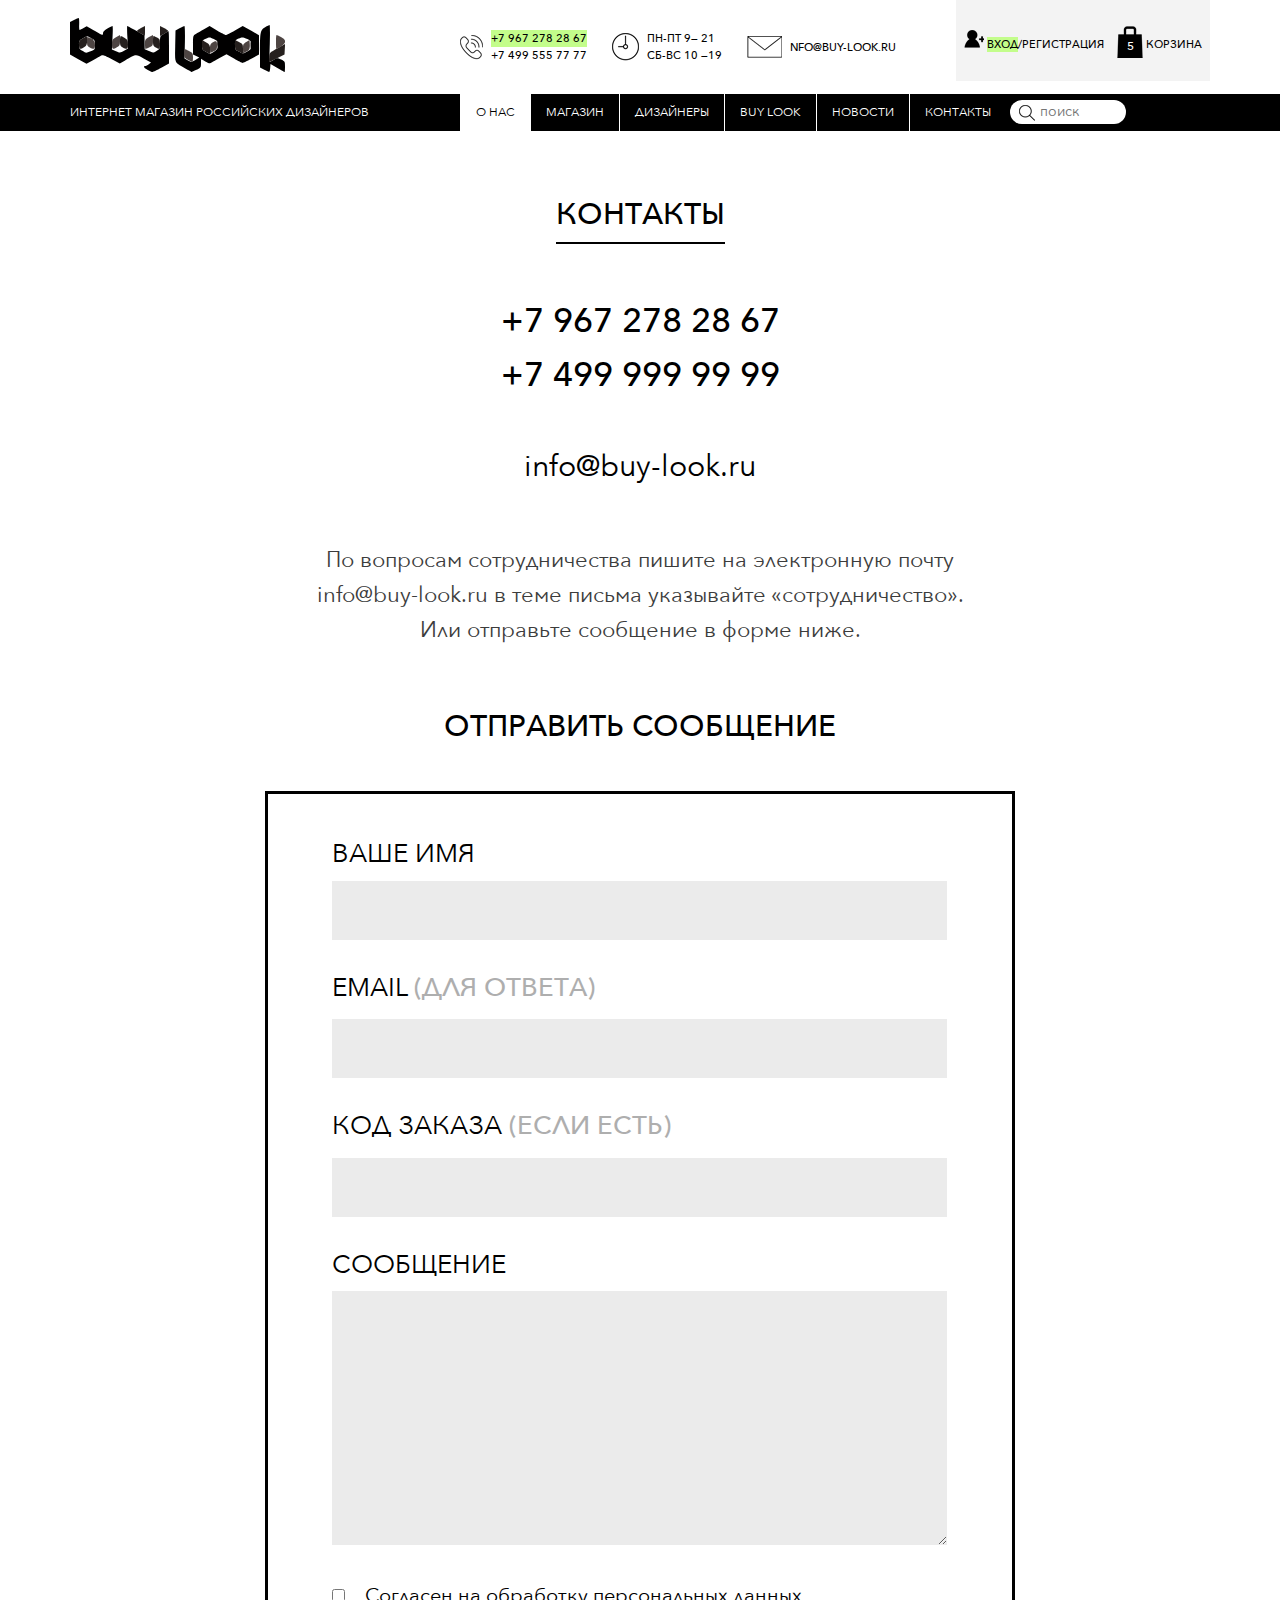
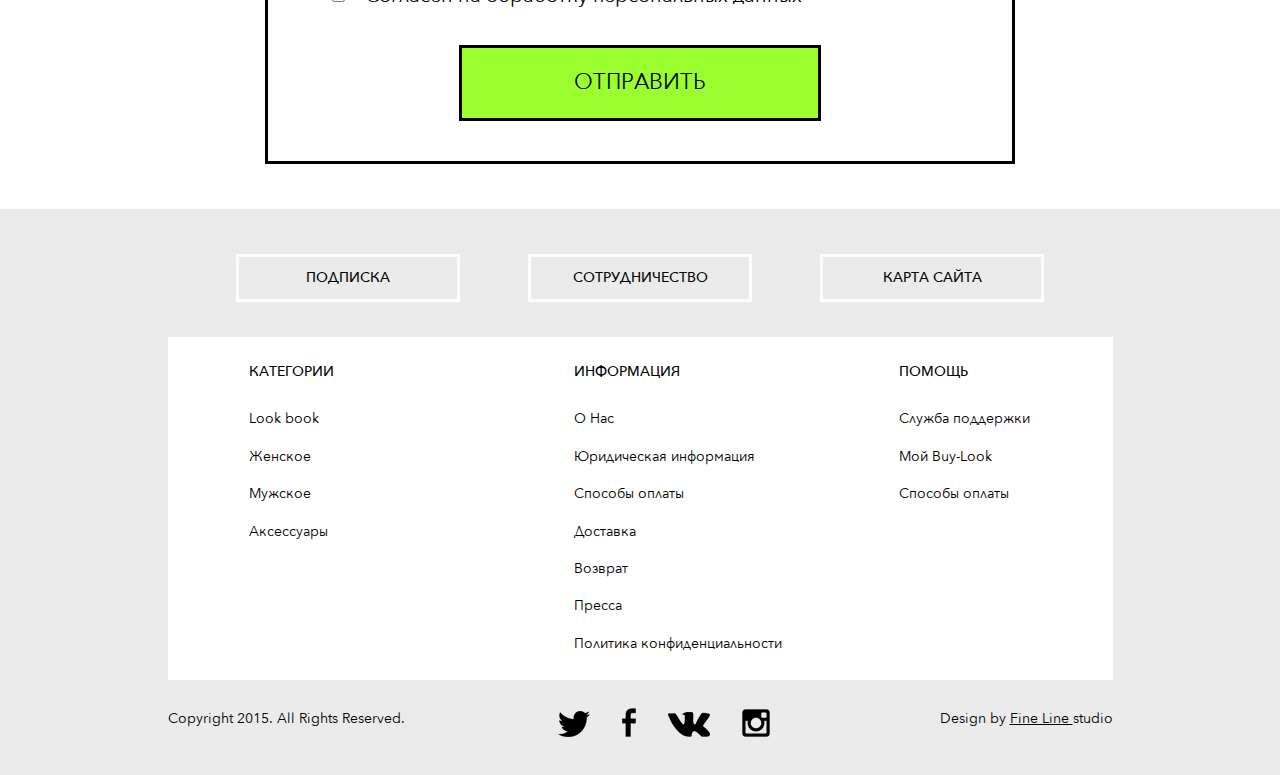
<file: contacts.html>
<!DOCTYPE html>
<html lang="ru">
  <head>
    <meta charset="utf-8">
    <title>Контакты</title>
    <meta name="description" content="">
    <link rel="shortcut icon" href="img/favicon/favicon.ico" type="image/x-icon">
    <link rel="apple-touch-icon" href="img/favicon/apple-touch-icon.png">
    <link rel="apple-touch-icon" sizes="72x72" href="img/favicon/apple-touch-icon-72x72.png">
    <link rel="apple-touch-icon" sizes="114x114" href="img/favicon/apple-touch-icon-114x114.png">
    <meta http-equiv="X-UA-Compatible" content="IE=edge">
    <meta name="viewport" content="width=device-width, initial-scale=1, maximum-scale=1">
    <link rel="stylesheet" href="css/main.css">
    <!--if lt IE 9
    script(src='js/html5shiv.min.js')
    script(src='js/es5-shim.min.js')
    script(src='js/html5shiv-printshiv.min.js')
    script(src='js/1.4.2/respond.min.js')
    
    -->
  </head>
  <body>
    <div id="my-wrapper">
      <div id="my-header">
        <header class="header">
          <div class="header__top">
            <div class="container header__relative">
              <div class="row">
                <div class="col-md-4"><a href="#" class="header__logo-wrap">
                    <picture>
                      <source srcset="img/logo.svg"><img src="img/logo.png" alt="логотип" title="buylook">
                    </picture></a></div>
                <div class="col-md-8 header__static">
                  <div class="header__info">
                    <div class="header__info-left">
                      <div class="header__top-item">
                        <div class="header__top-ico top-phone"></div>
                        <div class="header__top-text">
                          <div class="green">+7 967 278 28 67</div>
                          <div>+7 499 555 77 77</div>
                        </div>
                      </div>
                      <div class="header__top-item">
                        <div class="header__top-ico top-clock"></div>
                        <div class="header__top-text">
                          <div>Пн-пт 9— 21</div>
                          <div>Cб-вс 10 —19 </div>
                        </div>
                      </div>
                      <div class="header__top-item">
                        <div class="header__top-ico top-mail"></div>
                        <div class="header__top-text">
                          <div>nfo@buy-look.ru</div>
                        </div>
                      </div>
                    </div>
                    <div class="header__info-right">
                      <div class="header__enter">
                        <div class="header__reg">
                          <div class="header__reg-ico top-user"></div>
                          <div class="header__reg-links"><a href="#" class="green">Вход</a><a href="#">/регистрация</a></div>
                        </div>
                      </div>
                      <div class="header__cart"><a href="#" id="tooltip-cart" data-tooltip-content="#tooltip-cart_content" class="header__reg-ico top-cart tooltip-cart"><span class="header__cart-count">5</span></a>
                        <div class="header__reg-links"><a href="#">корзина </a></div>
                      </div>
                    </div>
                  </div>
                </div>
              </div>
            </div>
          </div>
          <div class="header__bottom">
            <div class="container header__relative">
              <div class="row">
                <div class="col-lg-4 col-md-6 col-sm-7">
                  <div class="header__bottom-descr">Интернет магазин российских дизайнеров</div>
                </div>
                <div class="col-lg-8 col-md-6 col-sm-5 header__static">
                  <nav class="desktop-menu hidden-md hidden-sm hidden-xs">
                    <ul class="header-menu">
                      <li class="header-menu__item header-menu__item--active"><a href="#" class="header-menu__link">о нас</a></li>
                      <li class="header-menu__item"><a href="#" class="header-menu__link">магазин</a></li>
                      <li class="header-menu__item"><a href="#" class="header-menu__link">дизайнеры</a></li>
                      <li class="header-menu__item"><a href="#" class="header-menu__link">buy look</a></li>
                      <li class="header-menu__item"><a href="#" class="header-menu__link">новости</a></li>
                      <li class="header-menu__item"><a href="#" class="header-menu__link">контакты</a></li>
                    </ul>
                  </nav>
                  <nav id="my-menu">
                    <ul class="header-menu header-menu--mobile hidden">
                      <li class="header-menu__item header-menu__item--active"><a href="#" class="header-menu__link">о нас</a></li>
                      <li class="header-menu__item"><a href="#" class="header-menu__link">магазин</a></li>
                      <li class="header-menu__item"><a href="#" class="header-menu__link">дизайнеры</a></li>
                      <li class="header-menu__item"><a href="#" class="header-menu__link">buy look</a></li>
                      <li class="header-menu__item"><a href="#" class="header-menu__link">новости</a></li>
                      <li class="header-menu__item"><a href="#" class="header-menu__link">контакты</a></li>
                    </ul>
                  </nav><a href="#my-menu" class="toggle-mnu hidden-lg"><span></span></a>
                  <form action="#" method="get" class="header__search">
                    <div class="header__search-inner">
                      <input type="text" name="search" placeholder="поиск">
                      <input type="submit">
                    </div>
                  </form>
                </div>
              </div>
            </div>
          </div>
        </header>
      </div>
      <div id="my-content">
        <section class="contacts sect-main">
          <div class="container">
            <div class="row">
              <div class="col-md-12">
                <div class="sect-title-wrap sect-title-wrap--center">
                  <h1>контакты</h1>
                </div>
              </div>
            </div>
            <div class="row"> 
              <div class="col-md-12">
                <div class="contacts__phones">
                  <div>+7 967 278 28 67</div>
                  <div>+7 499 999 99 99</div>
                </div>
              </div>
            </div>
            <div class="row">
              <div class="col-md-12">
                <div class="contacts__mail">info@buy-look.ru </div>
              </div>
            </div>
            <div class="row">
              <div class="col-md-12">
                <p class="contacts__offer">По вопросам сотрудничества пишите на электронную почту <br>info@buy-look.ru в теме письма указывайте «сотрудничество». <br>Или отправьте сообщение в форме ниже.</p>
              </div>
            </div>
            <div class="row">
              <div class="col-md-12">
                <h2 class="contacts__formtitle">ОТПРАВИТЬ СООБЩЕНИЕ</h2>
              </div>
            </div>
            <div class="row">
              <div class="col-md-8 col-md-offset-2">
                <div class="formwrapper">
                  <div class="row">
                    <div class="col-md-10 col-md-offset-1 col-sm-10 col-sm-offset-1">
                      <form class="contacts__form">
                        <label><span>ваше имя</span>
                          <input type="text" name="name">
                        </label>
                        <label><span>EMAIL <span>(ДЛЯ ОТВЕТА)</span></span>
                          <input type="text" name="email">
                        </label>
                        <label><span>КОД ЗАКАЗА <span>(если есть)</span></span>
                          <input type="text" name="code">
                        </label>
                        <label><span>Сообщение</span>
                          <textarea name="message" rows="10"></textarea>
                        </label>
                        <label>
                          <input type="checkbox"><span class="contacts__form-personal">Согласен на обработку персональных данных</span>
                        </label>
                        <button class="button-green center-block">отправить</button>
                      </form>
                    </div>
                  </div>
                </div>
              </div>
            </div>
          </div>
        </section>
        <!-- Здесь пишем код-->
      </div>
      <div id="my-footer">
        <footer class="footer">
          <div class="footer__top">
            <div class="container">
              <div class="row">
                <div class="col-md-12">
                  <div class="footer__buttons"><a href="#" class="footer__button">подписка</a><a href="#" class="footer__button">сотрудничество</a><a href="#" class="footer__button">карта сайта</a></div>
                </div>
              </div>
              <div class="row">
                <div class="col-md-10 col-md-offset-1">
                  <div class="footer__inner">
                    <div class="row">
                      <div class="col-md-3 col-md-offset-1 col-sm-6 center-text">
                        <div class="footer__inner-item">
                          <h3 class="footer__title">категории</h3>
                          <ul>
                            <li><a href="#">Look book</a></li>
                            <li><a href="#">Женское</a></li>
                            <li><a href="#">Мужское</a></li>
                            <li><a href="#">Аксессуары</a></li>
                          </ul>
                        </div>
                      </div>
                      <div class="col-md-4 col-md-offset-1 col-sm-6 center-text">
                        <div class="footer__inner-item">
                          <h3 class="footer__title">информация</h3>
                          <ul>
                            <li><a href="#">О Нас</a></li>
                            <li><a href="#">Юридическая информация</a></li>
                            <li><a href="#">Способы оплаты</a></li>
                            <li><a href="#">Доставка</a></li>
                            <li><a href="#">Возврат</a></li>
                            <li><a href="#">Пресса</a></li>
                            <li><a href="#">Политика конфиденциальности</a></li>
                          </ul>
                        </div>
                      </div>
                      <div class="col-md-3 col-sm-12 center-text">
                        <div class="footer__inner-item">
                          <h3 class="footer__title">помощь</h3>
                          <ul>
                            <li><a href="#">Служба поддержки</a></li>
                            <li><a href="#">Мой Buy-Look</a></li>
                            <li><a href="#">Способы оплаты</a></li>
                          </ul>
                        </div>
                      </div>
                    </div>
                  </div>
                </div>
              </div>
            </div>
          </div>
          <div class="footer__bottom">
            <div class="container">
              <div class="row">
                <div class="col-md-3 col-md-offset-1 col-sm-6 col-xs-12">
                  <div class="copyright">Copyright 2015. All Rights Reserved.</div>
                </div>
                <div class="col-md-3 col-md-offset-1 col-sm-6 col-xs-12">
                  <ul class="footer__socials">
                    <li><a href="#" class="footer__socials-link footer-twi"></a></li>
                    <li><a href="#" class="footer__socials-link footer-fb"></a></li>
                    <li><a href="#" class="footer__socials-link footer-vk"></a></li>
                    <li><a href="#" class="footer__socials-link footer-inst"></a></li>
                  </ul>
                </div>
                <div class="col-md-3 col-offset-1 col-sm-12 col-xs-12">
                  <div class="creators">Design by <a href="some-site.ru">Fine Line </a>studio</div>
                </div>
              </div>
            </div>
          </div>
        </footer>
      </div>
    </div>
    <div class="popup-container">
      <div id="tooltip-cart_content" class="popup popup-cart">
        <div class="popup popup-cart__title">
          <div class="popup popup-cart__title-left">
            <div class="ico-cart"></div><span class="popup-cart__header">корзина</span><span>(</span><span class="popup-cart__count">5</span><span>)</span>
          </div><a href="#" class="popup popup-cart__look-link">Смотреть всё</a>
        </div>
        <div class="popup-cart__content">
          <div class="popup-cart__item"><img src="img/cart-1.jpg" alt="alt" class="popup-cart__img">
            <div class="popup-cart__item-text">
              <div class="popup-cart__item-title">LIME BLOSSOM Платье Миди Lilas</div><span class="popup-cart__item-color">терракотовый</span><span class="popup-cart__item-size">42</span><span class="popup-cart__item-count">1 шт</span>
              <div class="popup-cart__item-price">15 000<span class="ruble">Р</span></div>
            </div>
          </div>
          <div class="popup-cart__item"><img src="img/cart-2.jpg" alt="alt" class="popup-cart__img">
            <div class="popup-cart__item-text">
              <div class="popup-cart__item-title">LIME BLOSSOM Платье Миди Lilas</div><span class="popup-cart__item-color">голубой</span><span class="popup-cart__item-size">42</span><span class="popup-cart__item-count">1 шт</span>
              <div class="popup-cart__item-price">15 000<span class="ruble">Р</span></div>
            </div>
          </div>
          <div class="popup-cart__item"><img src="img/cart-3.jpg" alt="alt" class="popup-cart__img">
            <div class="popup-cart__item-text">
              <div class="popup-cart__item-title">LIME BLOSSOM Платье Миди Lilas</div><span class="popup-cart__item-color">терракотовый</span><span class="popup-cart__item-size">42</span><span class="popup-cart__item-count">1 шт</span>
              <div class="popup-cart__item-price">15 000<span class="ruble">Р</span></div>
            </div>
          </div>
        </div>
        <div class="popup-cart__summary green"><span>сумма заказа:</span><span class="popup-cart__summ">43 000<span class="ruble">Р</span></span></div><a href="#" class="popup-cart__ordering button-gray">оформить заказ >></a>
      </div>
    </div>
    <script src="js/libs.min.js"></script>
    <script src="js/common.js"></script>
  </body>
</html>
</file>
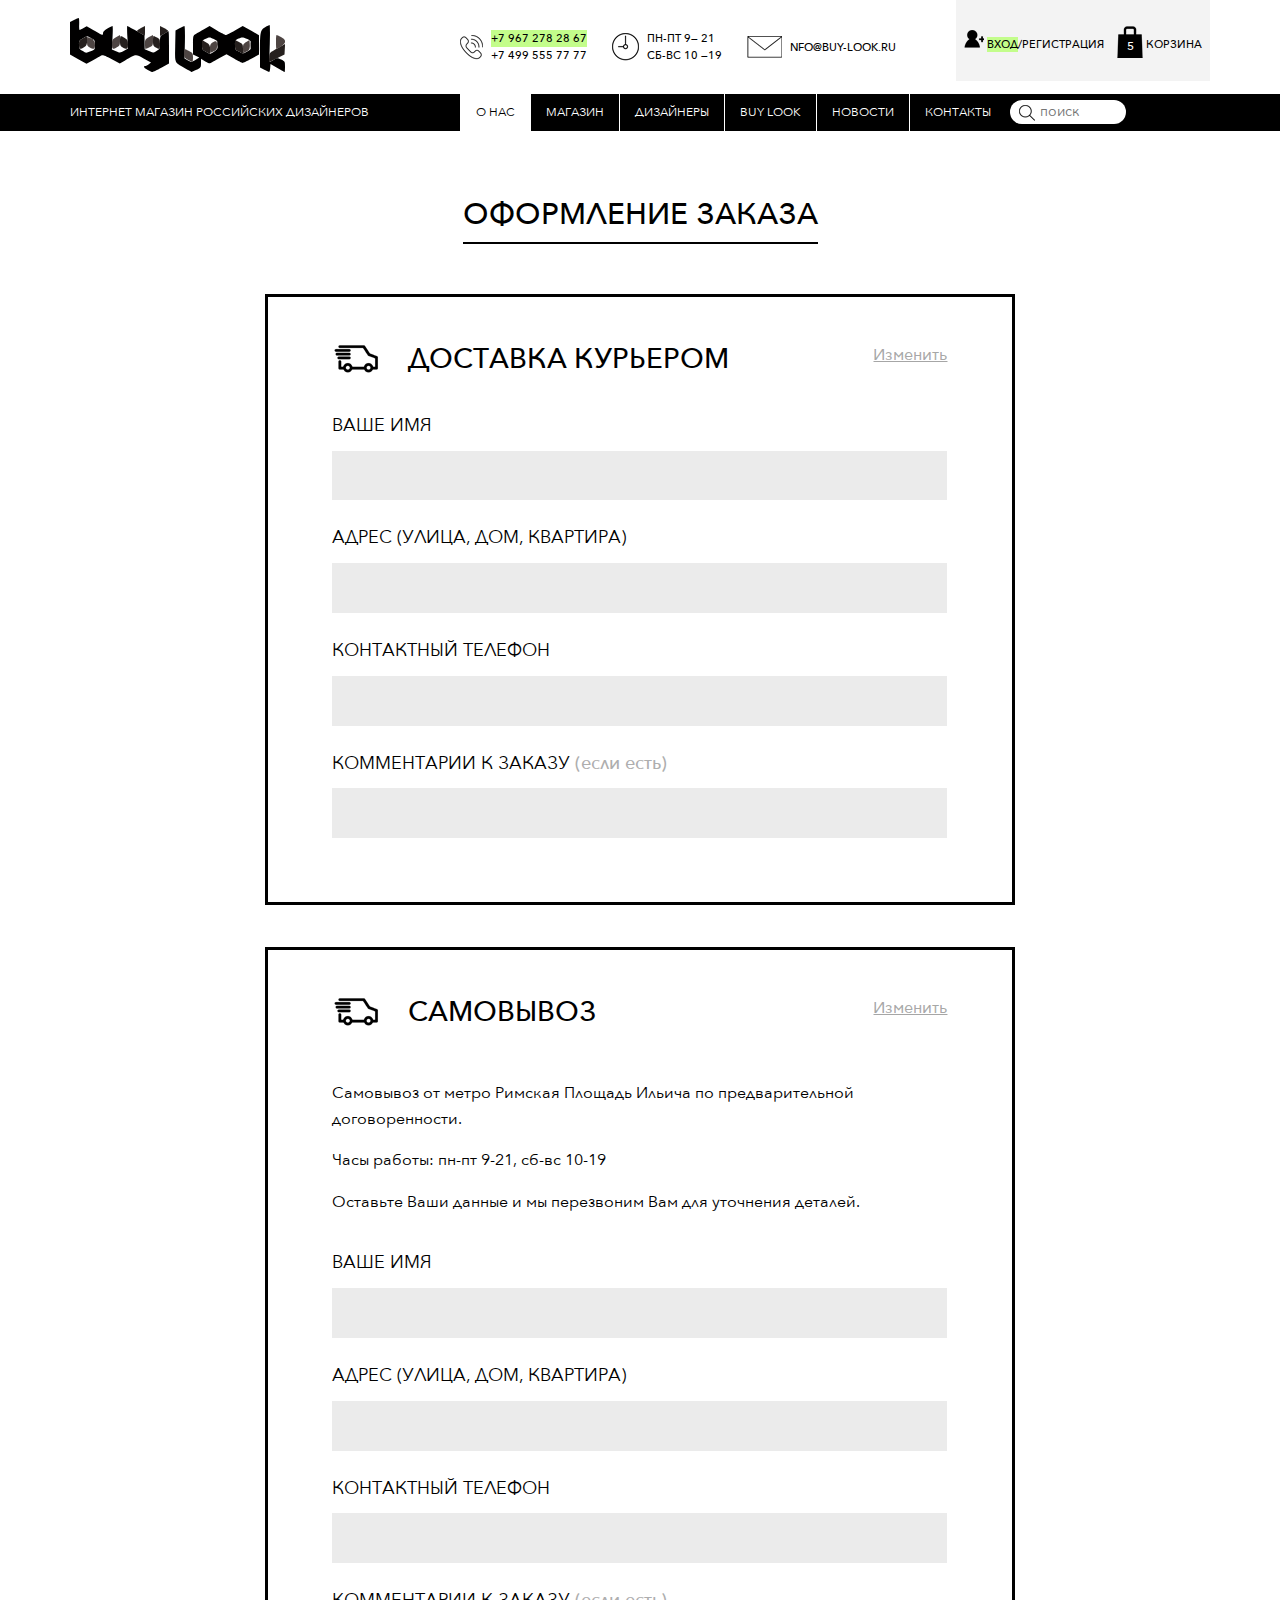
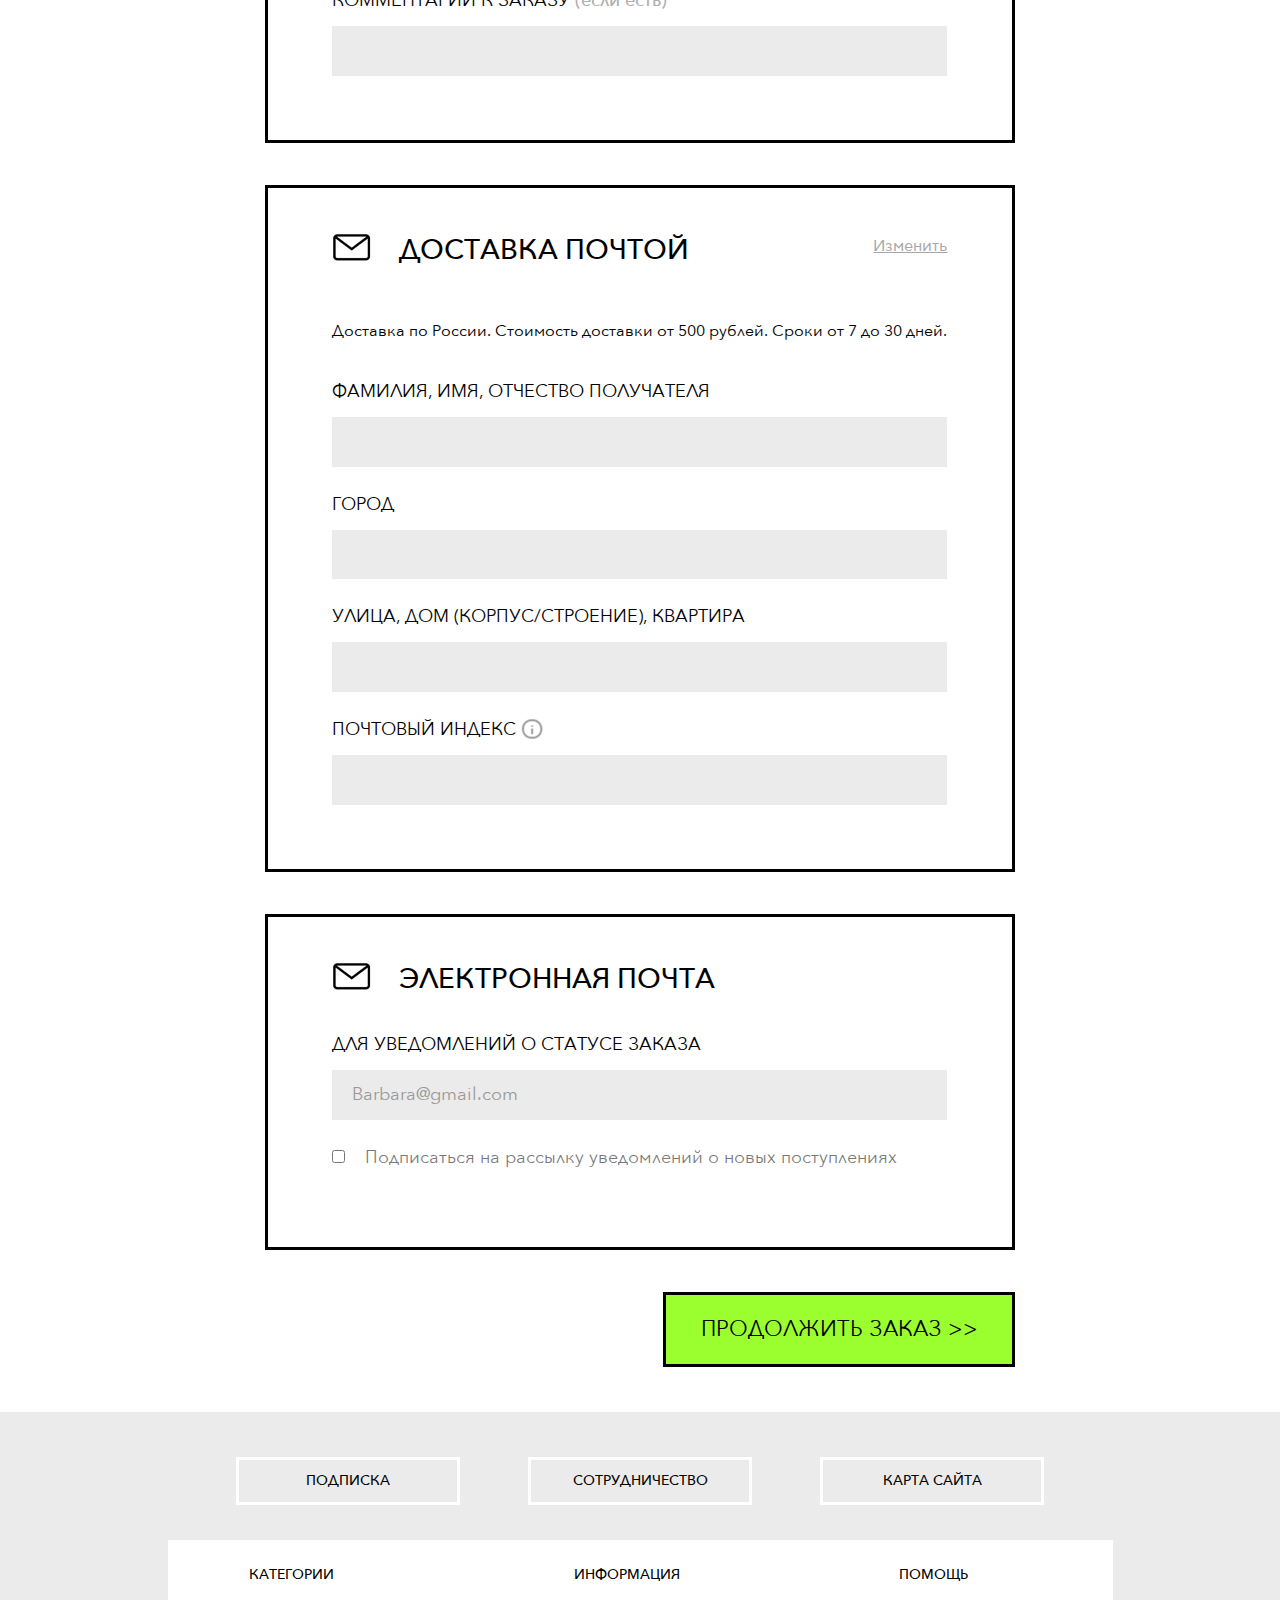
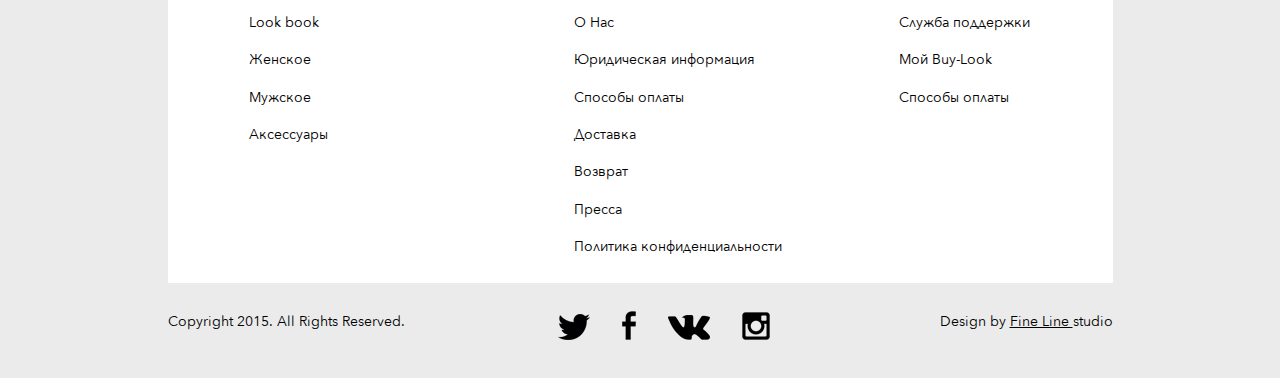
<file: delivery.html>
<!DOCTYPE html>
<html lang="ru">
  <head>
    <meta charset="utf-8">
    <title>Оформление</title>
    <meta name="description" content="">
    <link rel="shortcut icon" href="img/favicon/favicon.ico" type="image/x-icon">
    <link rel="apple-touch-icon" href="img/favicon/apple-touch-icon.png">
    <link rel="apple-touch-icon" sizes="72x72" href="img/favicon/apple-touch-icon-72x72.png">
    <link rel="apple-touch-icon" sizes="114x114" href="img/favicon/apple-touch-icon-114x114.png">
    <meta http-equiv="X-UA-Compatible" content="IE=edge">
    <meta name="viewport" content="width=device-width, initial-scale=1, maximum-scale=1">
    <link rel="stylesheet" href="css/main.css">
    <!--if lt IE 9
    script(src='js/html5shiv.min.js')
    script(src='js/es5-shim.min.js')
    script(src='js/html5shiv-printshiv.min.js')
    script(src='js/1.4.2/respond.min.js')
    
    -->
  </head>
  <body>
    <div id="my-wrapper">
      <div id="my-header">
        <header class="header">
          <div class="header__top">
            <div class="container header__relative">
              <div class="row">
                <div class="col-md-4"><a href="#" class="header__logo-wrap">
                    <picture>
                      <source srcset="img/logo.svg"><img src="img/logo.png" alt="логотип" title="buylook">
                    </picture></a></div>
                <div class="col-md-8 header__static">
                  <div class="header__info">
                    <div class="header__info-left">
                      <div class="header__top-item">
                        <div class="header__top-ico top-phone"></div>
                        <div class="header__top-text">
                          <div class="green">+7 967 278 28 67</div>
                          <div>+7 499 555 77 77</div>
                        </div>
                      </div>
                      <div class="header__top-item">
                        <div class="header__top-ico top-clock"></div>
                        <div class="header__top-text">
                          <div>Пн-пт 9— 21</div>
                          <div>Cб-вс 10 —19 </div>
                        </div>
                      </div>
                      <div class="header__top-item">
                        <div class="header__top-ico top-mail"></div>
                        <div class="header__top-text">
                          <div>nfo@buy-look.ru</div>
                        </div>
                      </div>
                    </div>
                    <div class="header__info-right">
                      <div class="header__enter">
                        <div class="header__reg">
                          <div class="header__reg-ico top-user"></div>
                          <div class="header__reg-links"><a href="#" class="green">Вход</a><a href="#">/регистрация</a></div>
                        </div>
                      </div>
                      <div class="header__cart"><a href="#" id="tooltip-cart" data-tooltip-content="#tooltip-cart_content" class="header__reg-ico top-cart tooltip-cart"><span class="header__cart-count">5</span></a>
                        <div class="header__reg-links"><a href="#">корзина </a></div>
                      </div>
                    </div>
                  </div>
                </div>
              </div>
            </div>
          </div>
          <div class="header__bottom">
            <div class="container header__relative">
              <div class="row">
                <div class="col-lg-4 col-md-6 col-sm-7">
                  <div class="header__bottom-descr">Интернет магазин российских дизайнеров</div>
                </div>
                <div class="col-lg-8 col-md-6 col-sm-5 header__static">
                  <nav class="desktop-menu hidden-md hidden-sm hidden-xs">
                    <ul class="header-menu">
                      <li class="header-menu__item header-menu__item--active"><a href="#" class="header-menu__link">о нас</a></li>
                      <li class="header-menu__item"><a href="#" class="header-menu__link">магазин</a></li>
                      <li class="header-menu__item"><a href="#" class="header-menu__link">дизайнеры</a></li>
                      <li class="header-menu__item"><a href="#" class="header-menu__link">buy look</a></li>
                      <li class="header-menu__item"><a href="#" class="header-menu__link">новости</a></li>
                      <li class="header-menu__item"><a href="#" class="header-menu__link">контакты</a></li>
                    </ul>
                  </nav>
                  <nav id="my-menu">
                    <ul class="header-menu header-menu--mobile hidden">
                      <li class="header-menu__item header-menu__item--active"><a href="#" class="header-menu__link">о нас</a></li>
                      <li class="header-menu__item"><a href="#" class="header-menu__link">магазин</a></li>
                      <li class="header-menu__item"><a href="#" class="header-menu__link">дизайнеры</a></li>
                      <li class="header-menu__item"><a href="#" class="header-menu__link">buy look</a></li>
                      <li class="header-menu__item"><a href="#" class="header-menu__link">новости</a></li>
                      <li class="header-menu__item"><a href="#" class="header-menu__link">контакты</a></li>
                    </ul>
                  </nav><a href="#my-menu" class="toggle-mnu hidden-lg"><span></span></a>
                  <form action="#" method="get" class="header__search">
                    <div class="header__search-inner">
                      <input type="text" name="search" placeholder="поиск">
                      <input type="submit">
                    </div>
                  </form>
                </div>
              </div>
            </div>
          </div>
        </header>
      </div>
      <div id="my-content">
        <section class="delivery sect-main">
          <div class="container">
            <div class="row">
              <div class="col-md-12">
                <div class="sect-title-wrap sect-title-wrap--center">
                  <h1>ОФОРМЛЕНИЕ ЗАКАЗА</h1>
                </div>
              </div>
            </div>
            <div class="row">
              <div class="col-md-8 col-md-offset-2">
                <form class="delivery__form">
                  <div class="delivery__form-groupe delivery__form-groupe--courier">
                    <div class="formwrapper">
                      <div class="row">
                        <div class="col-md-10 col-sm-10 col-sm-offset-1 col-md-offset-1">
                          <div class="delivery__form-title">
                            <div class="delivery__form-ico"></div>
                            <h3 class="delivery__form-name">ДОСТАВКА КУРЬЕРОМ</h3><a href="#" class="delivery__form-change">Изменить</a>
                          </div>
                          <label><span>ваше имя</span>
                            <input type="text" name="name">
                          </label>
                          <label><span>Адрес (улица, дом, квартира)</span>
                            <input type="text" name="location">
                          </label>
                          <label><span>КОНТАКТНЫЙ ТЕЛЕФОН</span>
                            <input type="text" name="phone">
                          </label>
                          <label><span>КОММЕНТАРИИ К ЗАКАЗУ <span class="form-graytext">(если есть)</span></span>
                            <input type="text" name="phone">
                          </label>
                        </div>
                      </div>
                    </div>
                  </div>
                  <div class="delivery__form-groupe delivery__form-groupe--self">
                    <div class="formwrapper">
                      <div class="row">
                        <div class="col-md-10 col-sm-10 col-sm-offset-1 col-md-offset-1">
                          <div class="delivery__form-title">
                            <div class="delivery__form-ico"></div>
                            <h3 class="delivery__form-name">САМОВЫВОЗ</h3><a href="#" class="delivery__form-change">Изменить</a>
                          </div>
                          <div class="delivery__form-descr">
                            <p>Самовывоз от метро Римская Площадь Ильича по предварительной договоренности.</p>
                            <p>Часы работы: пн-пт 9-21, сб-вс 10-19</p>
                            <p>Оставьте Ваши данные и мы перезвоним Вам для уточнения деталей.</p>
                          </div>
                          <label><span>ваше имя</span>
                            <input type="text" name="name">
                          </label>
                          <label><span>Адрес (улица, дом, квартира)</span>
                            <input type="text" name="location">
                          </label>
                          <label><span>КОНТАКТНЫЙ ТЕЛЕФОН</span>
                            <input type="text" name="phone">
                          </label>
                          <label><span>КОММЕНТАРИИ К ЗАКАЗУ <span class="form-graytext">(если есть)</span></span>
                            <input type="text" name="phone">
                          </label>
                        </div>
                      </div>
                    </div>
                  </div>
                  <div class="delivery__form-groupe delivery__form-groupe--mail-delivery">
                    <div class="formwrapper">
                      <div class="row">
                        <div class="col-md-10 col-sm-10 col-sm-offset-1 col-md-offset-1">
                          <div class="delivery__form-title">
                            <div class="delivery__form-ico"></div>
                            <h3 class="delivery__form-name">ДОСТАВКА ПОЧТОЙ</h3><a href="#" class="delivery__form-change">Изменить</a>
                          </div>
                          <div class="delivery__form-descr">
                            <p>Доставка по России. Стоимость доставки от 500 рублей. Сроки от 7 до 30 дней.</p>
                          </div>
                          <label><span>ФАМИЛИЯ, ИМЯ, ОТЧЕСТВО ПОЛУЧАТЕЛЯ</span>
                            <input type="text" name="name">
                          </label>
                          <label><span>Город</span>
                            <input type="text" name="location">
                          </label>
                          <label><span>улица, дом (корпус/строение), квартира</span>
                            <input type="text" name="adress">
                          </label>
                          <label><span>ПОЧТОВЫЙ индекс <a href="#" class="info-button"></a></span>
                            <input type="text" name="phone">
                          </label>
                        </div>
                      </div>
                    </div>
                  </div>
                  <div class="delivery__form-groupe delivery__form-groupe--mail-delivery">
                    <div class="formwrapper">
                      <div class="row">
                        <div class="col-md-10 col-sm-10 col-sm-offset-1 col-md-offset-1">
                          <div class="delivery__form-title">
                            <div class="delivery__form-ico"></div>
                            <h3 class="delivery__form-name">ЭЛЕКТРОННАЯ ПОЧТА</h3>
                          </div>
                          <label><span>ДЛЯ УВЕДОМЛЕНИЙ О СТАТУСЕ ЗАКАЗА</span>
                            <input type="text" name="email" placeholder="Barbara@gmail.com">
                          </label>
                          <label>
                            <input type="checkbox"><span class="delivery__form-personal">Подписаться на рассылку уведомлений о новых поступлениях</span>
                          </label>
                        </div>
                      </div>
                    </div>
                  </div>
                  <button class="button-green continue-ordering pull-right">продолжить заказ >></button>
                </form>
              </div>
            </div>
          </div>
        </section>
        <!-- Здесь пишем код-->
      </div>
      <div id="my-footer">
        <footer class="footer">
          <div class="footer__top">
            <div class="container">
              <div class="row">
                <div class="col-md-12">
                  <div class="footer__buttons"><a href="#" class="footer__button">подписка</a><a href="#" class="footer__button">сотрудничество</a><a href="#" class="footer__button">карта сайта</a></div>
                </div>
              </div>
              <div class="row">
                <div class="col-md-10 col-md-offset-1">
                  <div class="footer__inner">
                    <div class="row">
                      <div class="col-md-3 col-md-offset-1 col-sm-6 center-text">
                        <div class="footer__inner-item">
                          <h3 class="footer__title">категории</h3>
                          <ul>
                            <li><a href="#">Look book</a></li>
                            <li><a href="#">Женское</a></li>
                            <li><a href="#">Мужское</a></li>
                            <li><a href="#">Аксессуары</a></li>
                          </ul>
                        </div>
                      </div>
                      <div class="col-md-4 col-md-offset-1 col-sm-6 center-text">
                        <div class="footer__inner-item">
                          <h3 class="footer__title">информация</h3>
                          <ul>
                            <li><a href="#">О Нас</a></li>
                            <li><a href="#">Юридическая информация</a></li>
                            <li><a href="#">Способы оплаты</a></li>
                            <li><a href="#">Доставка</a></li>
                            <li><a href="#">Возврат</a></li>
                            <li><a href="#">Пресса</a></li>
                            <li><a href="#">Политика конфиденциальности</a></li>
                          </ul>
                        </div>
                      </div>
                      <div class="col-md-3 col-sm-12 center-text">
                        <div class="footer__inner-item">
                          <h3 class="footer__title">помощь</h3>
                          <ul>
                            <li><a href="#">Служба поддержки</a></li>
                            <li><a href="#">Мой Buy-Look</a></li>
                            <li><a href="#">Способы оплаты</a></li>
                          </ul>
                        </div>
                      </div>
                    </div>
                  </div>
                </div>
              </div>
            </div>
          </div>
          <div class="footer__bottom">
            <div class="container">
              <div class="row">
                <div class="col-md-3 col-md-offset-1 col-sm-6 col-xs-12">
                  <div class="copyright">Copyright 2015. All Rights Reserved.</div>
                </div>
                <div class="col-md-3 col-md-offset-1 col-sm-6 col-xs-12">
                  <ul class="footer__socials">
                    <li><a href="#" class="footer__socials-link footer-twi"></a></li>
                    <li><a href="#" class="footer__socials-link footer-fb"></a></li>
                    <li><a href="#" class="footer__socials-link footer-vk"></a></li>
                    <li><a href="#" class="footer__socials-link footer-inst"></a></li>
                  </ul>
                </div>
                <div class="col-md-3 col-offset-1 col-sm-12 col-xs-12">
                  <div class="creators">Design by <a href="some-site.ru">Fine Line </a>studio</div>
                </div>
              </div>
            </div>
          </div>
        </footer>
      </div>
    </div>
    <div class="popup-container">
      <div id="tooltip-cart_content" class="popup popup-cart">
        <div class="popup popup-cart__title">
          <div class="popup popup-cart__title-left">
            <div class="ico-cart"></div><span class="popup-cart__header">корзина</span><span>(</span><span class="popup-cart__count">5</span><span>)</span>
          </div><a href="#" class="popup popup-cart__look-link">Смотреть всё</a>
        </div>
        <div class="popup-cart__content">
          <div class="popup-cart__item"><img src="img/cart-1.jpg" alt="alt" class="popup-cart__img">
            <div class="popup-cart__item-text">
              <div class="popup-cart__item-title">LIME BLOSSOM Платье Миди Lilas</div><span class="popup-cart__item-color">терракотовый</span><span class="popup-cart__item-size">42</span><span class="popup-cart__item-count">1 шт</span>
              <div class="popup-cart__item-price">15 000<span class="ruble">Р</span></div>
            </div>
          </div>
          <div class="popup-cart__item"><img src="img/cart-2.jpg" alt="alt" class="popup-cart__img">
            <div class="popup-cart__item-text">
              <div class="popup-cart__item-title">LIME BLOSSOM Платье Миди Lilas</div><span class="popup-cart__item-color">голубой</span><span class="popup-cart__item-size">42</span><span class="popup-cart__item-count">1 шт</span>
              <div class="popup-cart__item-price">15 000<span class="ruble">Р</span></div>
            </div>
          </div>
          <div class="popup-cart__item"><img src="img/cart-3.jpg" alt="alt" class="popup-cart__img">
            <div class="popup-cart__item-text">
              <div class="popup-cart__item-title">LIME BLOSSOM Платье Миди Lilas</div><span class="popup-cart__item-color">терракотовый</span><span class="popup-cart__item-size">42</span><span class="popup-cart__item-count">1 шт</span>
              <div class="popup-cart__item-price">15 000<span class="ruble">Р</span></div>
            </div>
          </div>
        </div>
        <div class="popup-cart__summary green"><span>сумма заказа:</span><span class="popup-cart__summ">43 000<span class="ruble">Р</span></span></div><a href="#" class="popup-cart__ordering button-gray">оформить заказ >></a>
      </div>
    </div>
    <script src="js/libs.min.js"></script>
    <script src="js/common.js"></script>
  </body>
</html>
</file>
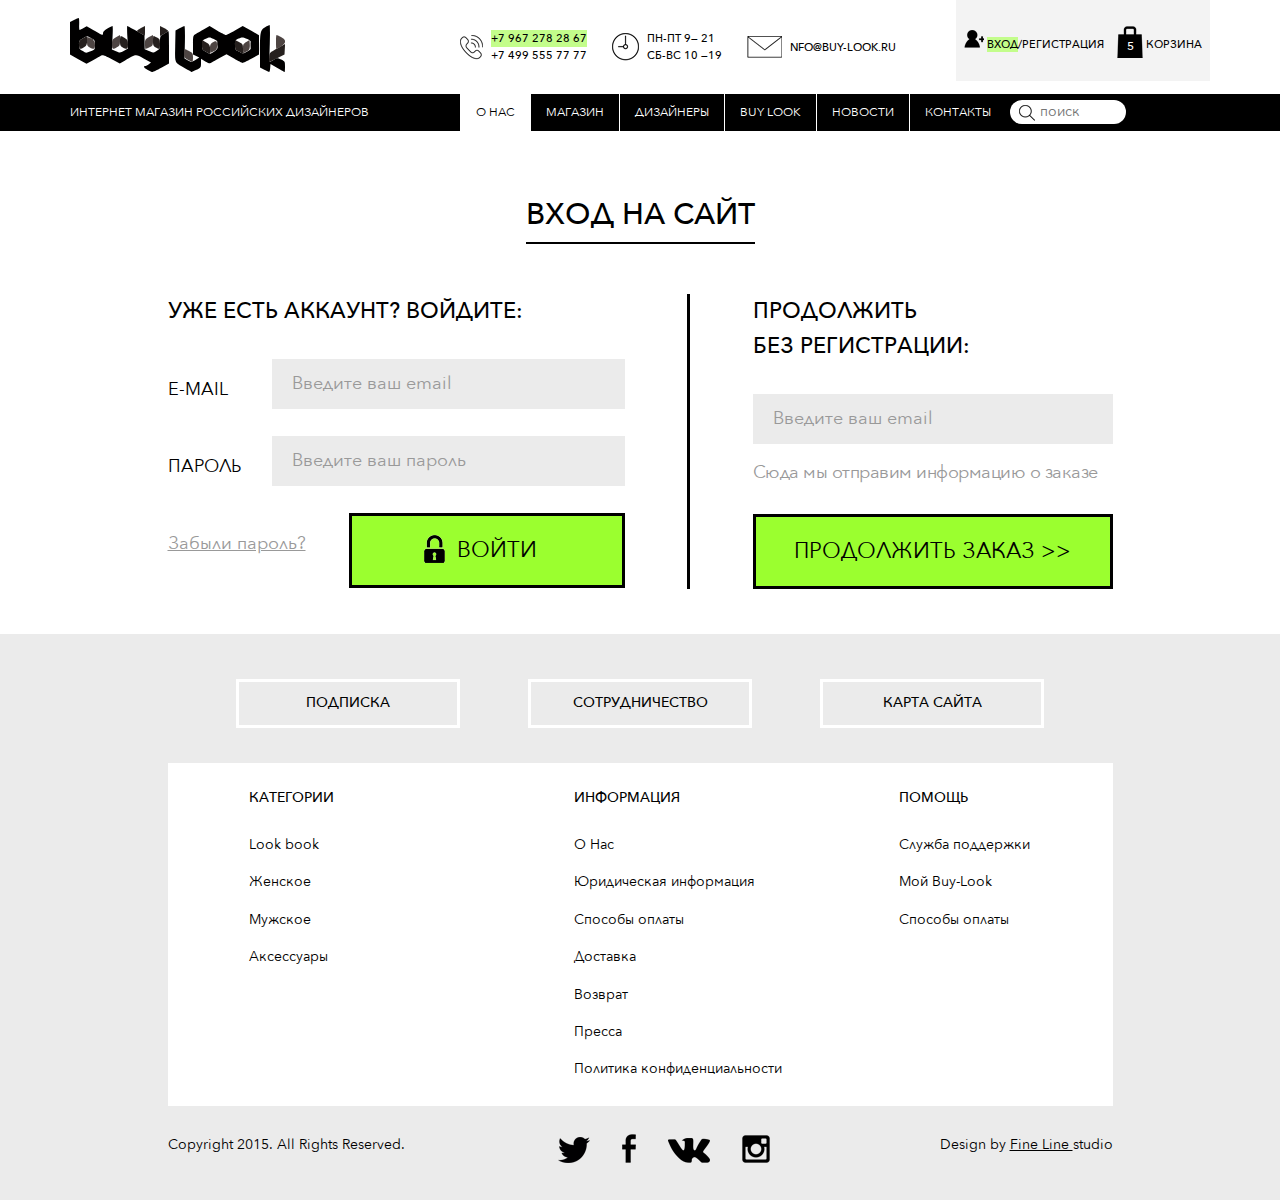
<file: enter.html>
<!DOCTYPE html>
<html lang="ru">
  <head>
    <meta charset="utf-8">
    <title>Вход</title>
    <meta name="description" content="">
    <link rel="shortcut icon" href="img/favicon/favicon.ico" type="image/x-icon">
    <link rel="apple-touch-icon" href="img/favicon/apple-touch-icon.png">
    <link rel="apple-touch-icon" sizes="72x72" href="img/favicon/apple-touch-icon-72x72.png">
    <link rel="apple-touch-icon" sizes="114x114" href="img/favicon/apple-touch-icon-114x114.png">
    <meta http-equiv="X-UA-Compatible" content="IE=edge">
    <meta name="viewport" content="width=device-width, initial-scale=1, maximum-scale=1">
    <link rel="stylesheet" href="css/main.css">
    <!--if lt IE 9
    script(src='js/html5shiv.min.js')
    script(src='js/es5-shim.min.js')
    script(src='js/html5shiv-printshiv.min.js')
    script(src='js/1.4.2/respond.min.js')
    
    -->
  </head>
  <body>
    <div id="my-wrapper">
      <div id="my-header">
        <header class="header">
          <div class="header__top">
            <div class="container header__relative">
              <div class="row">
                <div class="col-md-4"><a href="#" class="header__logo-wrap">
                    <picture>
                      <source srcset="img/logo.svg"><img src="img/logo.png" alt="логотип" title="buylook">
                    </picture></a></div>
                <div class="col-md-8 header__static">
                  <div class="header__info">
                    <div class="header__info-left">
                      <div class="header__top-item">
                        <div class="header__top-ico top-phone"></div>
                        <div class="header__top-text">
                          <div class="green">+7 967 278 28 67</div>
                          <div>+7 499 555 77 77</div>
                        </div>
                      </div>
                      <div class="header__top-item">
                        <div class="header__top-ico top-clock"></div>
                        <div class="header__top-text">
                          <div>Пн-пт 9— 21</div>
                          <div>Cб-вс 10 —19 </div>
                        </div>
                      </div>
                      <div class="header__top-item">
                        <div class="header__top-ico top-mail"></div>
                        <div class="header__top-text">
                          <div>nfo@buy-look.ru</div>
                        </div>
                      </div>
                    </div>
                    <div class="header__info-right">
                      <div class="header__enter">
                        <div class="header__reg">
                          <div class="header__reg-ico top-user"></div>
                          <div class="header__reg-links"><a href="#" class="green">Вход</a><a href="#">/регистрация</a></div>
                        </div>
                      </div>
                      <div class="header__cart"><a href="#" id="tooltip-cart" data-tooltip-content="#tooltip-cart_content" class="header__reg-ico top-cart tooltip-cart"><span class="header__cart-count">5</span></a>
                        <div class="header__reg-links"><a href="#">корзина </a></div>
                      </div>
                    </div>
                  </div>
                </div>
              </div>
            </div>
          </div>
          <div class="header__bottom">
            <div class="container header__relative">
              <div class="row">
                <div class="col-lg-4 col-md-6 col-sm-7">
                  <div class="header__bottom-descr">Интернет магазин российских дизайнеров</div>
                </div>
                <div class="col-lg-8 col-md-6 col-sm-5 header__static">
                  <nav class="desktop-menu hidden-md hidden-sm hidden-xs">
                    <ul class="header-menu">
                      <li class="header-menu__item header-menu__item--active"><a href="#" class="header-menu__link">о нас</a></li>
                      <li class="header-menu__item"><a href="#" class="header-menu__link">магазин</a></li>
                      <li class="header-menu__item"><a href="#" class="header-menu__link">дизайнеры</a></li>
                      <li class="header-menu__item"><a href="#" class="header-menu__link">buy look</a></li>
                      <li class="header-menu__item"><a href="#" class="header-menu__link">новости</a></li>
                      <li class="header-menu__item"><a href="#" class="header-menu__link">контакты</a></li>
                    </ul>
                  </nav>
                  <nav id="my-menu">
                    <ul class="header-menu header-menu--mobile hidden">
                      <li class="header-menu__item header-menu__item--active"><a href="#" class="header-menu__link">о нас</a></li>
                      <li class="header-menu__item"><a href="#" class="header-menu__link">магазин</a></li>
                      <li class="header-menu__item"><a href="#" class="header-menu__link">дизайнеры</a></li>
                      <li class="header-menu__item"><a href="#" class="header-menu__link">buy look</a></li>
                      <li class="header-menu__item"><a href="#" class="header-menu__link">новости</a></li>
                      <li class="header-menu__item"><a href="#" class="header-menu__link">контакты</a></li>
                    </ul>
                  </nav><a href="#my-menu" class="toggle-mnu hidden-lg"><span></span></a>
                  <form action="#" method="get" class="header__search">
                    <div class="header__search-inner">
                      <input type="text" name="search" placeholder="поиск">
                      <input type="submit">
                    </div>
                  </form>
                </div>
              </div>
            </div>
          </div>
        </header>
      </div>
      <div id="my-content">
        <section class="enter sect-main">
          <div class="container">
            <div class="row">
              <div class="col-md-12">
                <div class="sect-title-wrap sect-title-wrap--center">
                  <h1>вход на сайт</h1>
                </div>
              </div>
            </div>
            <div class="row row-with-line">
              <div class="col-lg-5 col-md-6 col-sm-6 col-lg-offset-1">
                <h3 class="enter__form-title enter__form-title--author">УЖЕ ЕСТЬ АККАУНТ? ВОЙДИТЕ:</h3>
                <form class="enter__form-author">
                  <label><span>e-mail</span>
                    <input type="text" name="name" placeholder="Введите ваш email">
                  </label>
                  <label><span>пароль</span>
                    <input type="text" name="password" placeholder="Введите ваш пароль">
                  </label>
                  <div class="enter__form-bottom"><a href="#" class="enter__form__forget">Забыли пароль?</a>
                    <button type="submit" class="button-green">войти</button>
                  </div>
                </form>
              </div>
              <div class="col-lg-4 col-md-5 col-sm-5 col-sm-offset-1 col-md-offset-1">
                <h3 class="enter__form-title">ПРОДОЛЖИТЬ <br>БЕЗ РЕГИСТРАЦИИ:</h3>
                <form class="enter__form-reg">
                  <input type="text" name="email" placeholder="Введите ваш email">
                  <div class="info-about">Сюда мы отправим информацию о заказе</div>
                  <button type="submit" class="button-green">ПРОДОЛЖИТЬ ЗАКАЗ >></button>
                </form>
              </div>
            </div>
          </div>
        </section>
        <!-- Здесь пишем код-->
      </div>
      <div id="my-footer">
        <footer class="footer">
          <div class="footer__top">
            <div class="container">
              <div class="row">
                <div class="col-md-12">
                  <div class="footer__buttons"><a href="#" class="footer__button">подписка</a><a href="#" class="footer__button">сотрудничество</a><a href="#" class="footer__button">карта сайта</a></div>
                </div>
              </div>
              <div class="row">
                <div class="col-md-10 col-md-offset-1">
                  <div class="footer__inner">
                    <div class="row">
                      <div class="col-md-3 col-md-offset-1 col-sm-6 center-text">
                        <div class="footer__inner-item">
                          <h3 class="footer__title">категории</h3>
                          <ul>
                            <li><a href="#">Look book</a></li>
                            <li><a href="#">Женское</a></li>
                            <li><a href="#">Мужское</a></li>
                            <li><a href="#">Аксессуары</a></li>
                          </ul>
                        </div>
                      </div>
                      <div class="col-md-4 col-md-offset-1 col-sm-6 center-text">
                        <div class="footer__inner-item">
                          <h3 class="footer__title">информация</h3>
                          <ul>
                            <li><a href="#">О Нас</a></li>
                            <li><a href="#">Юридическая информация</a></li>
                            <li><a href="#">Способы оплаты</a></li>
                            <li><a href="#">Доставка</a></li>
                            <li><a href="#">Возврат</a></li>
                            <li><a href="#">Пресса</a></li>
                            <li><a href="#">Политика конфиденциальности</a></li>
                          </ul>
                        </div>
                      </div>
                      <div class="col-md-3 col-sm-12 center-text">
                        <div class="footer__inner-item">
                          <h3 class="footer__title">помощь</h3>
                          <ul>
                            <li><a href="#">Служба поддержки</a></li>
                            <li><a href="#">Мой Buy-Look</a></li>
                            <li><a href="#">Способы оплаты</a></li>
                          </ul>
                        </div>
                      </div>
                    </div>
                  </div>
                </div>
              </div>
            </div>
          </div>
          <div class="footer__bottom">
            <div class="container">
              <div class="row">
                <div class="col-md-3 col-md-offset-1 col-sm-6 col-xs-12">
                  <div class="copyright">Copyright 2015. All Rights Reserved.</div>
                </div>
                <div class="col-md-3 col-md-offset-1 col-sm-6 col-xs-12">
                  <ul class="footer__socials">
                    <li><a href="#" class="footer__socials-link footer-twi"></a></li>
                    <li><a href="#" class="footer__socials-link footer-fb"></a></li>
                    <li><a href="#" class="footer__socials-link footer-vk"></a></li>
                    <li><a href="#" class="footer__socials-link footer-inst"></a></li>
                  </ul>
                </div>
                <div class="col-md-3 col-offset-1 col-sm-12 col-xs-12">
                  <div class="creators">Design by <a href="some-site.ru">Fine Line </a>studio</div>
                </div>
              </div>
            </div>
          </div>
        </footer>
      </div>
    </div>
    <div class="popup-container">
      <div id="tooltip-cart_content" class="popup popup-cart">
        <div class="popup popup-cart__title">
          <div class="popup popup-cart__title-left">
            <div class="ico-cart"></div><span class="popup-cart__header">корзина</span><span>(</span><span class="popup-cart__count">5</span><span>)</span>
          </div><a href="#" class="popup popup-cart__look-link">Смотреть всё</a>
        </div>
        <div class="popup-cart__content">
          <div class="popup-cart__item"><img src="img/cart-1.jpg" alt="alt" class="popup-cart__img">
            <div class="popup-cart__item-text">
              <div class="popup-cart__item-title">LIME BLOSSOM Платье Миди Lilas</div><span class="popup-cart__item-color">терракотовый</span><span class="popup-cart__item-size">42</span><span class="popup-cart__item-count">1 шт</span>
              <div class="popup-cart__item-price">15 000<span class="ruble">Р</span></div>
            </div>
          </div>
          <div class="popup-cart__item"><img src="img/cart-2.jpg" alt="alt" class="popup-cart__img">
            <div class="popup-cart__item-text">
              <div class="popup-cart__item-title">LIME BLOSSOM Платье Миди Lilas</div><span class="popup-cart__item-color">голубой</span><span class="popup-cart__item-size">42</span><span class="popup-cart__item-count">1 шт</span>
              <div class="popup-cart__item-price">15 000<span class="ruble">Р</span></div>
            </div>
          </div>
          <div class="popup-cart__item"><img src="img/cart-3.jpg" alt="alt" class="popup-cart__img">
            <div class="popup-cart__item-text">
              <div class="popup-cart__item-title">LIME BLOSSOM Платье Миди Lilas</div><span class="popup-cart__item-color">терракотовый</span><span class="popup-cart__item-size">42</span><span class="popup-cart__item-count">1 шт</span>
              <div class="popup-cart__item-price">15 000<span class="ruble">Р</span></div>
            </div>
          </div>
        </div>
        <div class="popup-cart__summary green"><span>сумма заказа:</span><span class="popup-cart__summ">43 000<span class="ruble">Р</span></span></div><a href="#" class="popup-cart__ordering button-gray">оформить заказ >></a>
      </div>
    </div>
    <script src="js/libs.min.js"></script>
    <script src="js/common.js"></script>
  </body>
</html>
</file>
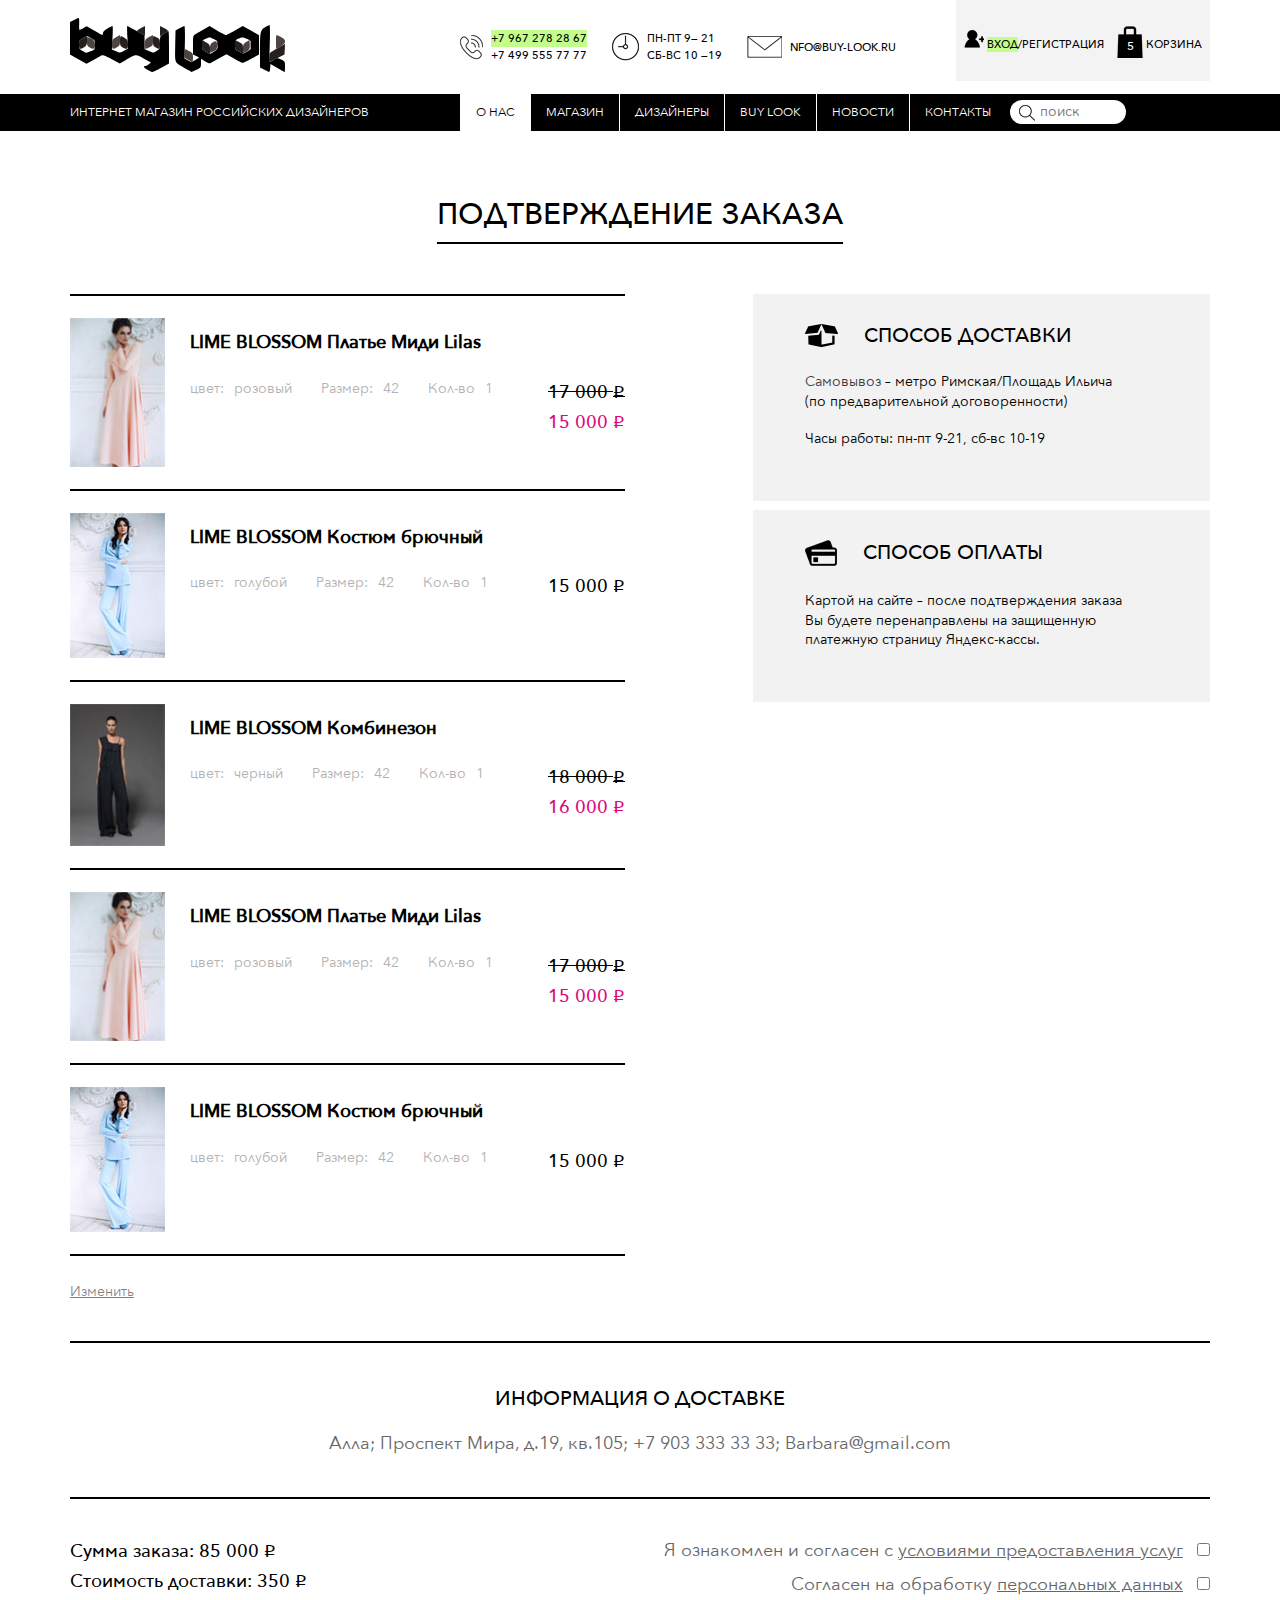
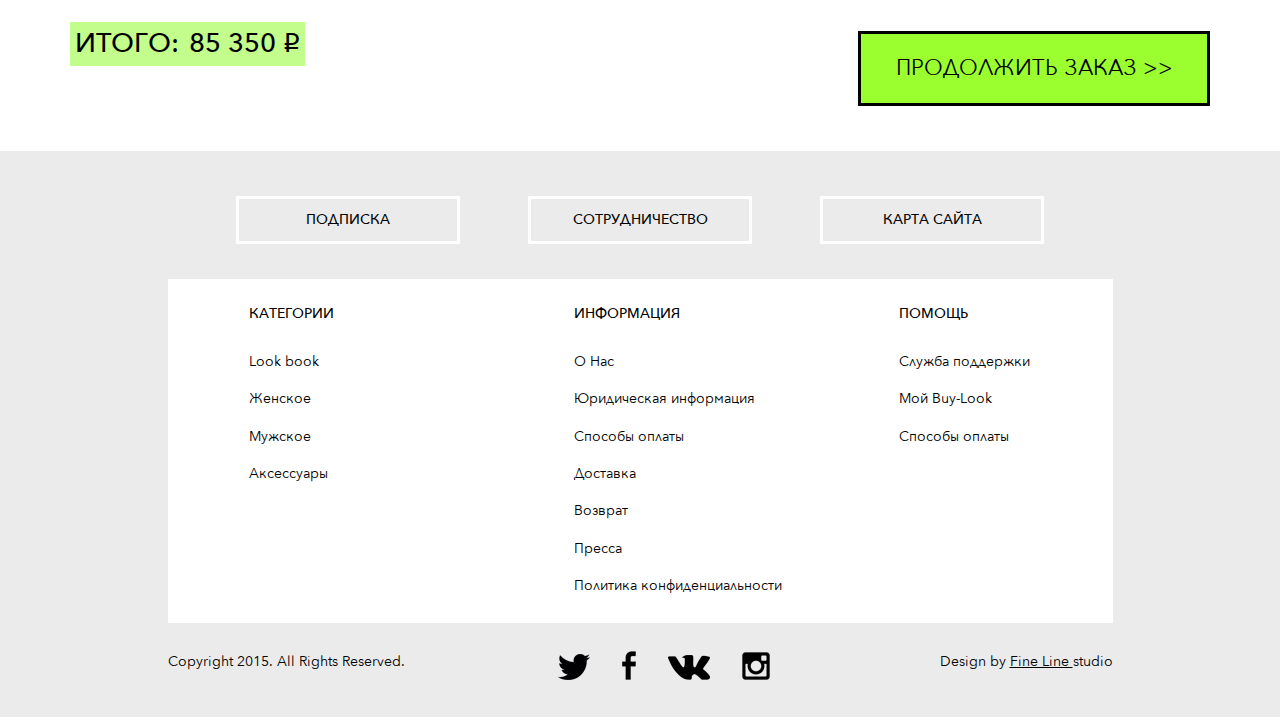
<file: order-confirmation.html>
<!DOCTYPE html>
<html lang="ru">
  <head>
    <meta charset="utf-8">
    <title>Подтверждение заказа</title>
    <meta name="description" content="">
    <link rel="shortcut icon" href="img/favicon/favicon.ico" type="image/x-icon">
    <link rel="apple-touch-icon" href="img/favicon/apple-touch-icon.png">
    <link rel="apple-touch-icon" sizes="72x72" href="img/favicon/apple-touch-icon-72x72.png">
    <link rel="apple-touch-icon" sizes="114x114" href="img/favicon/apple-touch-icon-114x114.png">
    <meta http-equiv="X-UA-Compatible" content="IE=edge">
    <meta name="viewport" content="width=device-width, initial-scale=1, maximum-scale=1">
    <link rel="stylesheet" href="css/main.css">
    <!--if lt IE 9
    script(src='js/html5shiv.min.js')
    script(src='js/es5-shim.min.js')
    script(src='js/html5shiv-printshiv.min.js')
    script(src='js/1.4.2/respond.min.js')
    
    -->
  </head>
  <body>
    <div id="my-wrapper">
      <div id="my-header">
        <header class="header">
          <div class="header__top">
            <div class="container header__relative">
              <div class="row">
                <div class="col-md-4"><a href="#" class="header__logo-wrap">
                    <picture>
                      <source srcset="img/logo.svg"><img src="img/logo.png" alt="логотип" title="buylook">
                    </picture></a></div>
                <div class="col-md-8 header__static">
                  <div class="header__info">
                    <div class="header__info-left">
                      <div class="header__top-item">
                        <div class="header__top-ico top-phone"></div>
                        <div class="header__top-text">
                          <div class="green">+7 967 278 28 67</div>
                          <div>+7 499 555 77 77</div>
                        </div>
                      </div>
                      <div class="header__top-item">
                        <div class="header__top-ico top-clock"></div>
                        <div class="header__top-text">
                          <div>Пн-пт 9— 21</div>
                          <div>Cб-вс 10 —19 </div>
                        </div>
                      </div>
                      <div class="header__top-item">
                        <div class="header__top-ico top-mail"></div>
                        <div class="header__top-text">
                          <div>nfo@buy-look.ru</div>
                        </div>
                      </div>
                    </div>
                    <div class="header__info-right">
                      <div class="header__enter">
                        <div class="header__reg">
                          <div class="header__reg-ico top-user"></div>
                          <div class="header__reg-links"><a href="#" class="green">Вход</a><a href="#">/регистрация</a></div>
                        </div>
                      </div>
                      <div class="header__cart"><a href="#" id="tooltip-cart" data-tooltip-content="#tooltip-cart_content" class="header__reg-ico top-cart tooltip-cart"><span class="header__cart-count">5</span></a>
                        <div class="header__reg-links"><a href="#">корзина </a></div>
                      </div>
                    </div>
                  </div>
                </div>
              </div>
            </div>
          </div>
          <div class="header__bottom">
            <div class="container header__relative">
              <div class="row">
                <div class="col-lg-4 col-md-6 col-sm-7">
                  <div class="header__bottom-descr">Интернет магазин российских дизайнеров</div>
                </div>
                <div class="col-lg-8 col-md-6 col-sm-5 header__static">
                  <nav class="desktop-menu hidden-md hidden-sm hidden-xs">
                    <ul class="header-menu">
                      <li class="header-menu__item header-menu__item--active"><a href="#" class="header-menu__link">о нас</a></li>
                      <li class="header-menu__item"><a href="#" class="header-menu__link">магазин</a></li>
                      <li class="header-menu__item"><a href="#" class="header-menu__link">дизайнеры</a></li>
                      <li class="header-menu__item"><a href="#" class="header-menu__link">buy look</a></li>
                      <li class="header-menu__item"><a href="#" class="header-menu__link">новости</a></li>
                      <li class="header-menu__item"><a href="#" class="header-menu__link">контакты</a></li>
                    </ul>
                  </nav>
                  <nav id="my-menu">
                    <ul class="header-menu header-menu--mobile hidden">
                      <li class="header-menu__item header-menu__item--active"><a href="#" class="header-menu__link">о нас</a></li>
                      <li class="header-menu__item"><a href="#" class="header-menu__link">магазин</a></li>
                      <li class="header-menu__item"><a href="#" class="header-menu__link">дизайнеры</a></li>
                      <li class="header-menu__item"><a href="#" class="header-menu__link">buy look</a></li>
                      <li class="header-menu__item"><a href="#" class="header-menu__link">новости</a></li>
                      <li class="header-menu__item"><a href="#" class="header-menu__link">контакты</a></li>
                    </ul>
                  </nav><a href="#my-menu" class="toggle-mnu hidden-lg"><span></span></a>
                  <form action="#" method="get" class="header__search">
                    <div class="header__search-inner">
                      <input type="text" name="search" placeholder="поиск">
                      <input type="submit">
                    </div>
                  </form>
                </div>
              </div>
            </div>
          </div>
        </header>
      </div>
      <div id="my-content">
        <section class="order-confirmation sect-main">
          <div class="container">
            <div class="row">
              <div class="col-md-12">
                <div class="sect-title-wrap sect-title-wrap--center">
                  <h1>Подтверждение заказа</h1>
                </div>
              </div>
            </div>
            <div class="row">
              <div class="col-md-6">
                <ul class="cart__list">
                  <li class="cart__item cart__item--sale">
                    <div class="cart__img-wrap"><img src="img/cart-1.jpg" alt="alt"></div>
                    <div class="cart__item-info">
                      <h4 class="cart__item-title">LIME BLOSSOM Платье Миди Lilas</h4>
                      <div class="cart__item-features">
                        <div class="prod-color"><span>цвет:</span><span>розовый</span></div>
                        <div class="prod-size"><span>Размер:</span><span>42</span></div>
                        <div class="prod-quantity"><span>Кол-во</span><span class="prod-count">1</span></div>
                      </div>
                      <div class="cart__item-price">
                        <div class="price-ordinary">17 000 <span class="ruble">Р</span></div>
                        <div class="price-sale">15 000 <span class="ruble">Р</span></div>
                      </div>
                    </div>
                  </li>
                  <li class="cart__item">
                    <div class="cart__img-wrap"><img src="img/cart-2.jpg" alt="alt"></div>
                    <div class="cart__item-info">
                      <h4 class="cart__item-title">LIME BLOSSOM Костюм брючный</h4>
                      <div class="cart__item-features">
                        <div class="prod-color"><span>цвет:</span><span>голубой</span></div>
                        <div class="prod-size"><span>Размер:</span><span>42</span></div>
                        <div class="prod-quantity"><span>Кол-во</span><span class="prod-count">1</span></div>
                      </div>
                      <div class="cart__item-price">
                        <div class="price-ordinary">15 000 <span class="ruble">Р</span></div>
                        <div class="price-sale">15 000 <span class="ruble">Р</span></div>
                      </div>
                    </div>
                  </li>
                  <li class="cart__item cart__item--sale">
                    <div class="cart__img-wrap"><img src="img/cart-3.jpg" alt="alt"></div>
                    <div class="cart__item-info">
                      <h4 class="cart__item-title">LIME BLOSSOM Комбинезон</h4>
                      <div class="cart__item-features">
                        <div class="prod-color"><span>цвет:</span><span>черный</span></div>
                        <div class="prod-size"><span>Размер:</span><span>42</span></div>
                        <div class="prod-quantity"><span>Кол-во</span><span class="prod-count">1</span></div>
                      </div>
                      <div class="cart__item-price">
                        <div class="price-ordinary">18 000 <span class="ruble">Р</span></div>
                        <div class="price-sale">16 000 <span class="ruble">Р</span></div>
                      </div>
                    </div>
                  </li>
                  <li class="cart__item cart__item--sale">
                    <div class="cart__img-wrap"><img src="img/cart-1.jpg" alt="alt"></div>
                    <div class="cart__item-info">
                      <h4 class="cart__item-title">LIME BLOSSOM Платье Миди Lilas</h4>
                      <div class="cart__item-features">
                        <div class="prod-color"><span>цвет:</span><span>розовый</span></div>
                        <div class="prod-size"><span>Размер:</span><span>42</span></div>
                        <div class="prod-quantity"><span>Кол-во</span><span class="prod-count">1</span></div>
                      </div>
                      <div class="cart__item-price">
                        <div class="price-ordinary">17 000 <span class="ruble">Р</span></div>
                        <div class="price-sale">15 000 <span class="ruble">Р</span></div>
                      </div>
                    </div>
                  </li>
                  <li class="cart__item">
                    <div class="cart__img-wrap"><img src="img/cart-2.jpg" alt="alt"></div>
                    <div class="cart__item-info">
                      <h4 class="cart__item-title">LIME BLOSSOM Костюм брючный</h4>
                      <div class="cart__item-features">
                        <div class="prod-color"><span>цвет:</span><span>голубой</span></div>
                        <div class="prod-size"><span>Размер:</span><span>42</span></div>
                        <div class="prod-quantity"><span>Кол-во</span><span class="prod-count">1</span></div>
                      </div>
                      <div class="cart__item-price">
                        <div class="price-ordinary">15 000 <span class="ruble">Р</span></div>
                        <div class="price-sale">15 000 <span class="ruble">Р</span></div>
                      </div>
                    </div>
                  </li>
                </ul><a href="#" class="order-confirmation__change">Изменить</a>
              </div>
              <div class="col-md-5 col-md-offset-1">
                <div class="cart__tips">
                  <div class="cart__tip">
                    <div class="order-confirmation__tip-header">
                      <div class="cart__tip-ico ico-box"></div>
                      <div class="cart__tip-title">СПОСОБ ДОСТАВКИ</div>
                    </div>
                    <p class="order-confirmation__tip-body"> <span class="tip-selection">Самовывоз</span> – метро Римская/Площадь Ильича (по предварительной договоренности)<span>Часы работы: пн-пт 9-21, сб-вс 10-19</span></p>
                  </div>
                  <div class="cart__tip">
                    <div class="order-confirmation__tip-header">
                      <div class="cart__tip-ico ico-payment"></div>
                      <div class="cart__tip-title">СПОСОБ ОПЛАТЫ</div>
                    </div>
                    <p class="order-confirmation__tip-body">
                       
                      Картой на сайте – после подтверждения заказа Вы будете перенаправлены на защищенную платежную страницу Яндекс-кассы.
                    </p>
                  </div>
                </div>
              </div>
            </div>
            <div class="row">
              <div class="col-md-12">
                <div class="horizontal-line"></div>
              </div>
            </div>
            <div class="row">
              <div class="col-md-12">
                <div class="order-confirmation__delivery-info">
                  <h3>Информация О доставке</h3>
                  <div class="order-confirmation__data">Алла; Проспект Мира, д.19, кв.105; +7 903 333 33 33; Barbara@gmail.com</div>
                </div>
              </div>
            </div>
            <div class="row">
              <div class="col-md-12">
                <div class="horizontal-line"></div>
              </div>
            </div>
            <div class="row">
              <div class="order-confirmation__bottom">
                <div class="col-md-6">
                  <div class="cart__result">
                    <div class="cart__summ"><span>Сумма заказа: </span><span class="cart__summ-number">85 000 <span class="ruble">Р</span></span></div>
                    <div class="cart__delivery"><span>Стоимость доставки: </span><span class="cart__summ-number">350 <span class="ruble">Р</span></span></div>
                    <div class="cart__final green"><span>итого:</span><span class="cart__final-number">85 350 <span class="ruble">Р</span></span></div>
                  </div>
                </div>
                <div class="col-md-6">
                  <form class="order-confirmation__bottom-right">
                    <label><span>Я ознакомлен и согласен с <a href="#">условиями предоставления услуг</a></span>
                      <input type="checkbox">
                    </label>
                    <label><span>Согласен на обработку <a href="#">персональных данных</a></span>
                      <input type="checkbox">
                    </label>
                    <button class="button-green continue-ordering">продолжить заказ >></button>
                  </form>
                </div>
              </div>
            </div>
          </div>
        </section>
        <!-- Здесь пишем код-->
      </div>
      <div id="my-footer">
        <footer class="footer">
          <div class="footer__top">
            <div class="container">
              <div class="row">
                <div class="col-md-12">
                  <div class="footer__buttons"><a href="#" class="footer__button">подписка</a><a href="#" class="footer__button">сотрудничество</a><a href="#" class="footer__button">карта сайта</a></div>
                </div>
              </div>
              <div class="row">
                <div class="col-md-10 col-md-offset-1">
                  <div class="footer__inner">
                    <div class="row">
                      <div class="col-md-3 col-md-offset-1 col-sm-6 center-text">
                        <div class="footer__inner-item">
                          <h3 class="footer__title">категории</h3>
                          <ul>
                            <li><a href="#">Look book</a></li>
                            <li><a href="#">Женское</a></li>
                            <li><a href="#">Мужское</a></li>
                            <li><a href="#">Аксессуары</a></li>
                          </ul>
                        </div>
                      </div>
                      <div class="col-md-4 col-md-offset-1 col-sm-6 center-text">
                        <div class="footer__inner-item">
                          <h3 class="footer__title">информация</h3>
                          <ul>
                            <li><a href="#">О Нас</a></li>
                            <li><a href="#">Юридическая информация</a></li>
                            <li><a href="#">Способы оплаты</a></li>
                            <li><a href="#">Доставка</a></li>
                            <li><a href="#">Возврат</a></li>
                            <li><a href="#">Пресса</a></li>
                            <li><a href="#">Политика конфиденциальности</a></li>
                          </ul>
                        </div>
                      </div>
                      <div class="col-md-3 col-sm-12 center-text">
                        <div class="footer__inner-item">
                          <h3 class="footer__title">помощь</h3>
                          <ul>
                            <li><a href="#">Служба поддержки</a></li>
                            <li><a href="#">Мой Buy-Look</a></li>
                            <li><a href="#">Способы оплаты</a></li>
                          </ul>
                        </div>
                      </div>
                    </div>
                  </div>
                </div>
              </div>
            </div>
          </div>
          <div class="footer__bottom">
            <div class="container">
              <div class="row">
                <div class="col-md-3 col-md-offset-1 col-sm-6 col-xs-12">
                  <div class="copyright">Copyright 2015. All Rights Reserved.</div>
                </div>
                <div class="col-md-3 col-md-offset-1 col-sm-6 col-xs-12">
                  <ul class="footer__socials">
                    <li><a href="#" class="footer__socials-link footer-twi"></a></li>
                    <li><a href="#" class="footer__socials-link footer-fb"></a></li>
                    <li><a href="#" class="footer__socials-link footer-vk"></a></li>
                    <li><a href="#" class="footer__socials-link footer-inst"></a></li>
                  </ul>
                </div>
                <div class="col-md-3 col-offset-1 col-sm-12 col-xs-12">
                  <div class="creators">Design by <a href="some-site.ru">Fine Line </a>studio</div>
                </div>
              </div>
            </div>
          </div>
        </footer>
      </div>
    </div>
    <div class="popup-container">
      <div id="tooltip-cart_content" class="popup popup-cart">
        <div class="popup popup-cart__title">
          <div class="popup popup-cart__title-left">
            <div class="ico-cart"></div><span class="popup-cart__header">корзина</span><span>(</span><span class="popup-cart__count">5</span><span>)</span>
          </div><a href="#" class="popup popup-cart__look-link">Смотреть всё</a>
        </div>
        <div class="popup-cart__content">
          <div class="popup-cart__item"><img src="img/cart-1.jpg" alt="alt" class="popup-cart__img">
            <div class="popup-cart__item-text">
              <div class="popup-cart__item-title">LIME BLOSSOM Платье Миди Lilas</div><span class="popup-cart__item-color">терракотовый</span><span class="popup-cart__item-size">42</span><span class="popup-cart__item-count">1 шт</span>
              <div class="popup-cart__item-price">15 000<span class="ruble">Р</span></div>
            </div>
          </div>
          <div class="popup-cart__item"><img src="img/cart-2.jpg" alt="alt" class="popup-cart__img">
            <div class="popup-cart__item-text">
              <div class="popup-cart__item-title">LIME BLOSSOM Платье Миди Lilas</div><span class="popup-cart__item-color">голубой</span><span class="popup-cart__item-size">42</span><span class="popup-cart__item-count">1 шт</span>
              <div class="popup-cart__item-price">15 000<span class="ruble">Р</span></div>
            </div>
          </div>
          <div class="popup-cart__item"><img src="img/cart-3.jpg" alt="alt" class="popup-cart__img">
            <div class="popup-cart__item-text">
              <div class="popup-cart__item-title">LIME BLOSSOM Платье Миди Lilas</div><span class="popup-cart__item-color">терракотовый</span><span class="popup-cart__item-size">42</span><span class="popup-cart__item-count">1 шт</span>
              <div class="popup-cart__item-price">15 000<span class="ruble">Р</span></div>
            </div>
          </div>
        </div>
        <div class="popup-cart__summary green"><span>сумма заказа:</span><span class="popup-cart__summ">43 000<span class="ruble">Р</span></span></div><a href="#" class="popup-cart__ordering button-gray">оформить заказ >></a>
      </div>
    </div>
    <script src="js/libs.min.js"></script>
    <script src="js/common.js"></script>
  </body>
</html>
</file>
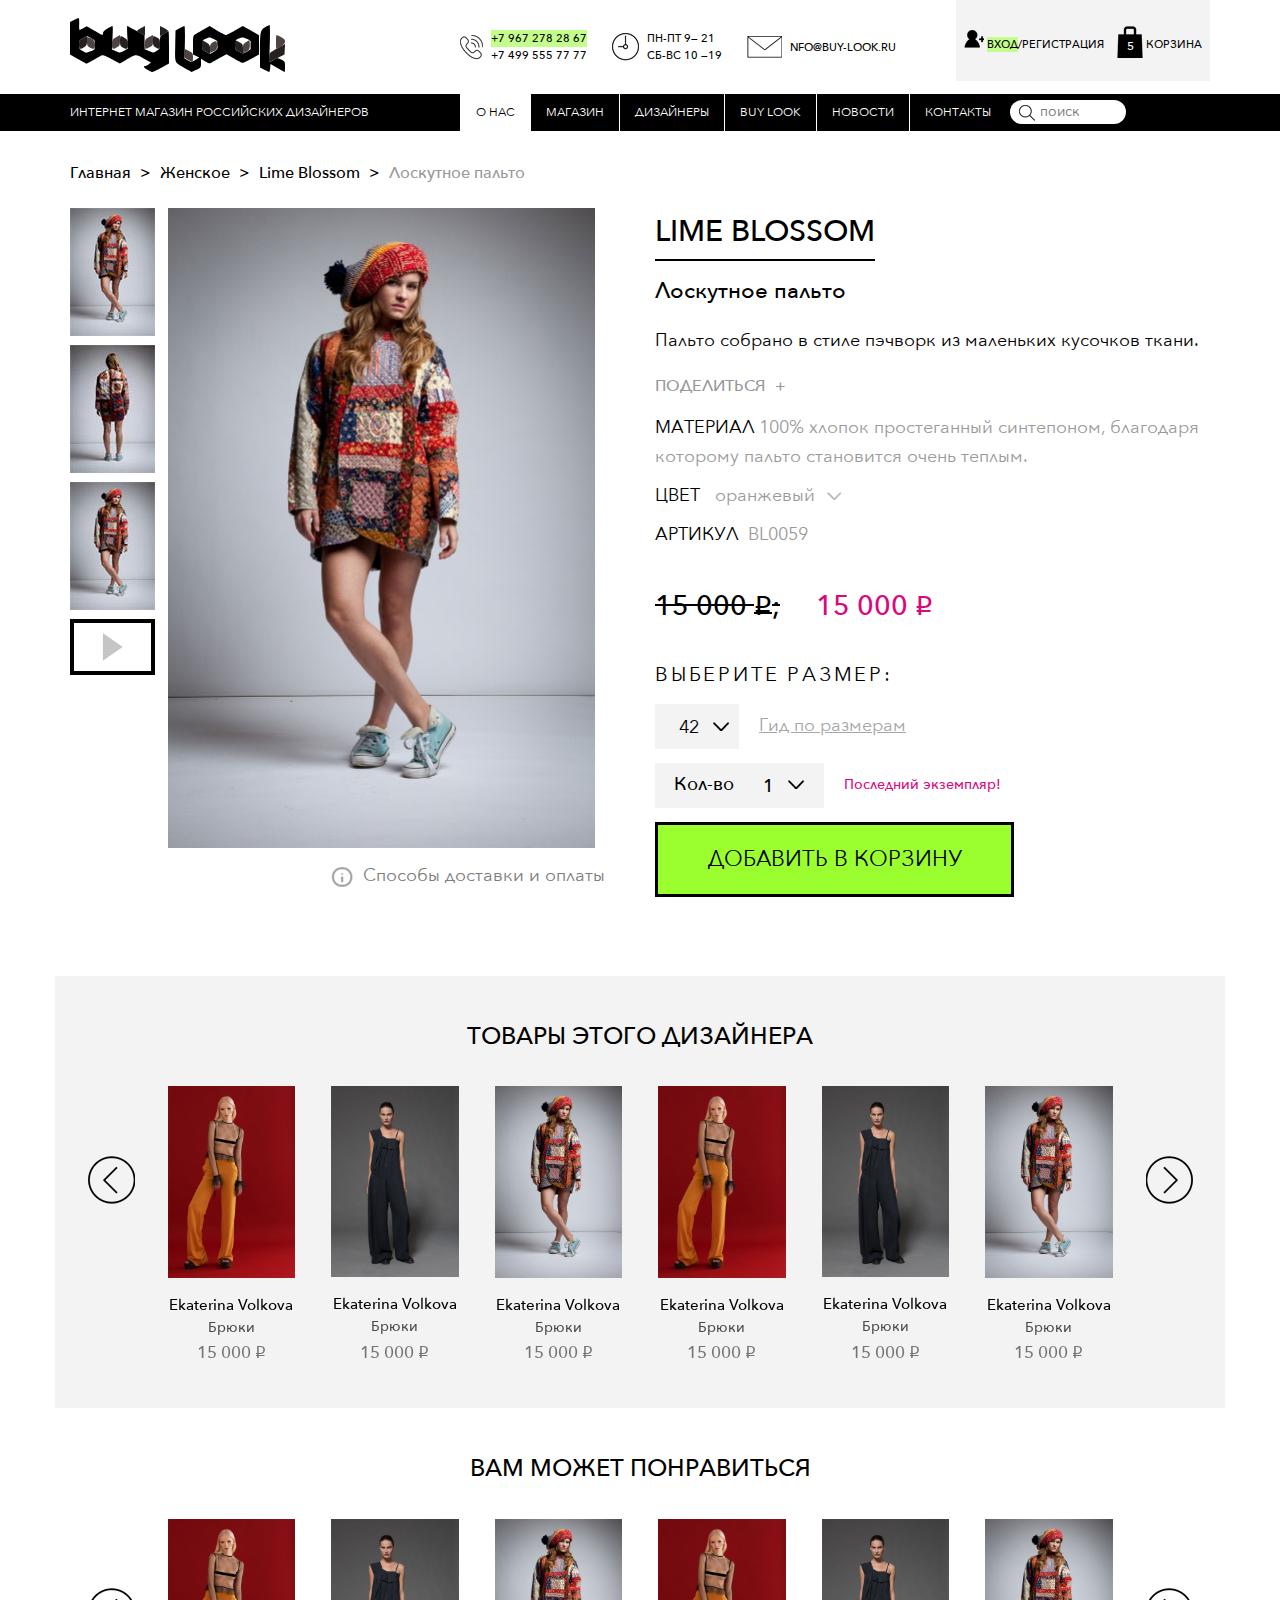
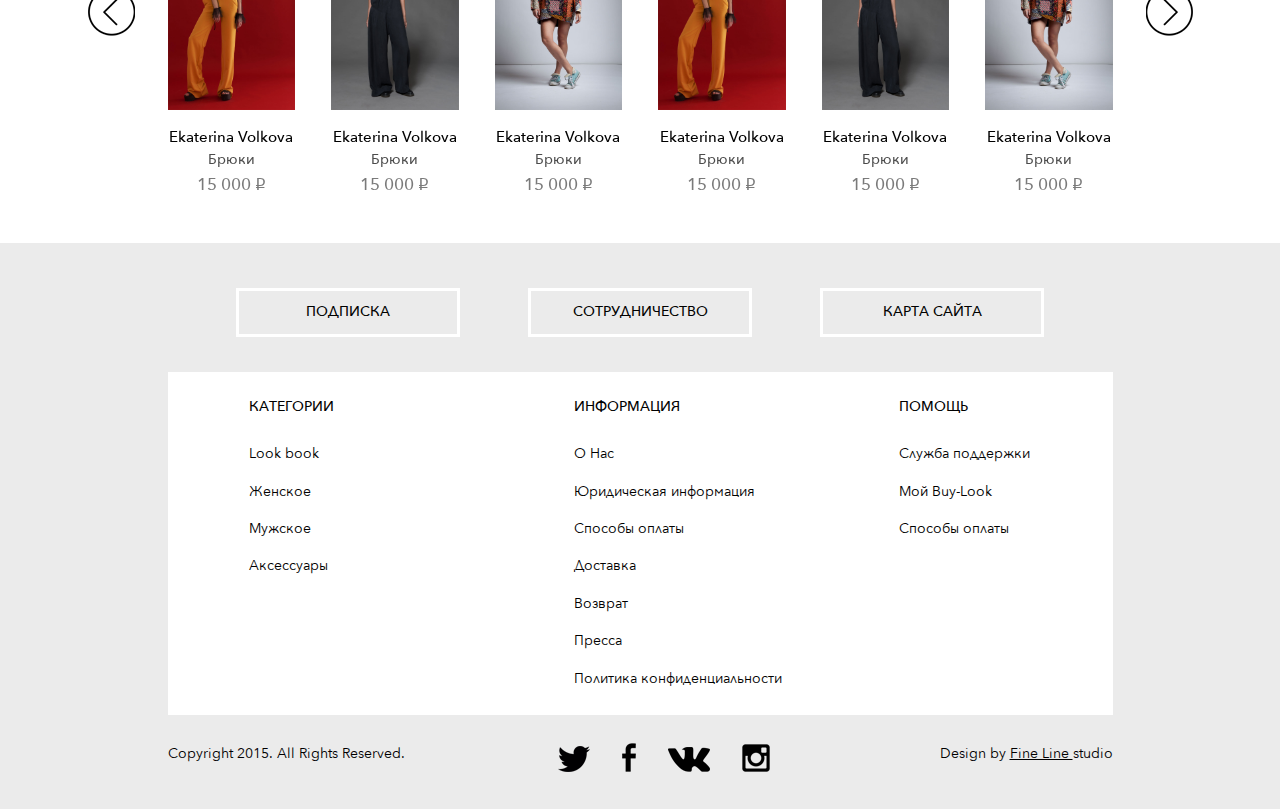
<file: product-card.html>
<!DOCTYPE html>
<html lang="ru">
  <head>
    <meta charset="utf-8">
    <title>Карточка товара </title>
    <meta name="description" content="">
    <link rel="shortcut icon" href="img/favicon/favicon.ico" type="image/x-icon">
    <link rel="apple-touch-icon" href="img/favicon/apple-touch-icon.png">
    <link rel="apple-touch-icon" sizes="72x72" href="img/favicon/apple-touch-icon-72x72.png">
    <link rel="apple-touch-icon" sizes="114x114" href="img/favicon/apple-touch-icon-114x114.png">
    <meta http-equiv="X-UA-Compatible" content="IE=edge">
    <meta name="viewport" content="width=device-width, initial-scale=1, maximum-scale=1">
    <link rel="stylesheet" href="css/main.css">
    <!--if lt IE 9
    script(src='js/html5shiv.min.js')
    script(src='js/es5-shim.min.js')
    script(src='js/html5shiv-printshiv.min.js')
    script(src='js/1.4.2/respond.min.js')
    
    -->
  </head>
  <body>
    <div id="my-wrapper">
      <div id="my-header">
        <header class="header">
          <div class="header__top">
            <div class="container header__relative">
              <div class="row">
                <div class="col-md-4"><a href="#" class="header__logo-wrap">
                    <picture>
                      <source srcset="img/logo.svg"><img src="img/logo.png" alt="логотип" title="buylook">
                    </picture></a></div>
                <div class="col-md-8 header__static">
                  <div class="header__info">
                    <div class="header__info-left">
                      <div class="header__top-item">
                        <div class="header__top-ico top-phone"></div>
                        <div class="header__top-text">
                          <div class="green">+7 967 278 28 67</div>
                          <div>+7 499 555 77 77</div>
                        </div>
                      </div>
                      <div class="header__top-item">
                        <div class="header__top-ico top-clock"></div>
                        <div class="header__top-text">
                          <div>Пн-пт 9— 21</div>
                          <div>Cб-вс 10 —19 </div>
                        </div>
                      </div>
                      <div class="header__top-item">
                        <div class="header__top-ico top-mail"></div>
                        <div class="header__top-text">
                          <div>nfo@buy-look.ru</div>
                        </div>
                      </div>
                    </div>
                    <div class="header__info-right">
                      <div class="header__enter">
                        <div class="header__reg">
                          <div class="header__reg-ico top-user"></div>
                          <div class="header__reg-links"><a href="#" class="green">Вход</a><a href="#">/регистрация</a></div>
                        </div>
                      </div>
                      <div class="header__cart"><a href="#" id="tooltip-cart" data-tooltip-content="#tooltip-cart_content" class="header__reg-ico top-cart tooltip-cart"><span class="header__cart-count">5</span></a>
                        <div class="header__reg-links"><a href="#">корзина </a></div>
                      </div>
                    </div>
                  </div>
                </div>
              </div>
            </div>
          </div>
          <div class="header__bottom">
            <div class="container header__relative">
              <div class="row">
                <div class="col-lg-4 col-md-6 col-sm-7">
                  <div class="header__bottom-descr">Интернет магазин российских дизайнеров</div>
                </div>
                <div class="col-lg-8 col-md-6 col-sm-5 header__static">
                  <nav class="desktop-menu hidden-md hidden-sm hidden-xs">
                    <ul class="header-menu">
                      <li class="header-menu__item header-menu__item--active"><a href="#" class="header-menu__link">о нас</a></li>
                      <li class="header-menu__item"><a href="#" class="header-menu__link">магазин</a></li>
                      <li class="header-menu__item"><a href="#" class="header-menu__link">дизайнеры</a></li>
                      <li class="header-menu__item"><a href="#" class="header-menu__link">buy look</a></li>
                      <li class="header-menu__item"><a href="#" class="header-menu__link">новости</a></li>
                      <li class="header-menu__item"><a href="#" class="header-menu__link">контакты</a></li>
                    </ul>
                  </nav>
                  <nav id="my-menu">
                    <ul class="header-menu header-menu--mobile hidden">
                      <li class="header-menu__item header-menu__item--active"><a href="#" class="header-menu__link">о нас</a></li>
                      <li class="header-menu__item"><a href="#" class="header-menu__link">магазин</a></li>
                      <li class="header-menu__item"><a href="#" class="header-menu__link">дизайнеры</a></li>
                      <li class="header-menu__item"><a href="#" class="header-menu__link">buy look</a></li>
                      <li class="header-menu__item"><a href="#" class="header-menu__link">новости</a></li>
                      <li class="header-menu__item"><a href="#" class="header-menu__link">контакты</a></li>
                    </ul>
                  </nav><a href="#my-menu" class="toggle-mnu hidden-lg"><span></span></a>
                  <form action="#" method="get" class="header__search">
                    <div class="header__search-inner">
                      <input type="text" name="search" placeholder="поиск">
                      <input type="submit">
                    </div>
                  </form>
                </div>
              </div>
            </div>
          </div>
        </header>
      </div>
      <div id="my-content">
        <div class="container">
          <div class="row">
            <div class="col-md-12">
              <div class="breadcrumbs">
                <ul>
                  <li><a href="#">Главная</a></li>
                  <li><a href="#">Женское</a></li>
                  <li><a href="#">Lime Blossom</a></li>
                  <li class="breadcrumbs-active"><a href="#">Лоскутное пальто</a></li>
                </ul>
              </div>
            </div>
          </div>
        </div>
        <section class="product-card__top sect-main">
          <div class="container">
            <div class="row">
              <div class="col-md-6">
                <div class="product-card__visual">
                  <div class="product-card__visual-list">
                    <div class="product-card__thumb"><img src="img/product-small-01.jpg" alt="alt"></div>
                    <div class="product-card__thumb"><img src="img/product-small-02.jpg" alt="alt"></div>
                    <div class="product-card__thumb"><img src="img/product-small-03.jpg" alt="alt"></div><a href="#" class="product-card__video-play"></a>
                  </div>
                  <div class="product-card__visual-display"><img src="img/product-large-01.jpg" alt="alt"></div>
                  <div class="product-card__visual-bottom"><span id="tooltip-delivery" data-tooltip-content="#tooltip-delivery_content" class="product-card__visual-methods tooltip">Способы доставки и оплаты</span></div>
                </div>
                <div class="popup-container">
                  <div id="tooltip-delivery_content" class="popup popup-methods">
                    <div class="ico-close"></div>
                    <div class="popup-methods__block">
                      <div class="popup-methods__title">
                        <div class="ico-box"></div><span>доставка</span>
                      </div>
                      <p><span class="popup-methods__selection">Самовывоз </span><span class="popup-methods__text">(Москва, м. Римская) - бесплатно.</span></p>
                      <p><span class="popup-methods__selection">Курьер </span><span class="popup-methods__text">(Москва) 350-500 р. Сроки доставки 1-3 дня.</span></p>
                      <p><span class="popup-methods__selection">Почта России </span><span class="popup-methods__text">(по всей России) - 500 р. Сроки доставки 7-30 дней.</span></p>
                    </div>
                    <div class="popup-methods__title">
                      <div class="ico-payment"></div><span>оплата</span>
                    </div>
                    <p><span class="popup-methods__selection">Картой на сайте</span></p>
                    <p><span class="popup-methods__selection">Наличными</span></p>
                  </div>
                </div>
              </div>
              <div class="col-md-6">
                <div class="sect-title-wrap">
                  <h1>lime Blossom</h1>
                </div>
                <div class="product-card__top-name">Лоскутное пальто</div>
                <p class="product-card__top-description">
                   
                  Пальто собрано в стиле пэчворк из маленьких кусочков ткани.
                </p>
                <div class="product-card__top-socials"><a href="#" class="socials-toggle">Поделиться</a>
                  <ul class="socials-list">
                    <li><a href="#" class="socials-link ico-fb"></a></li>
                    <li><a href="#" class="socials-link ico-vk"></a></li>
                    <li><a href="#" class="socials-link ico-twi"></a></li>
                    <li><a href="#" class="socials-link ico-inst"></a></li>
                    <li><a href="#" class="socials-link ico-pint"></a></li>
                    <li><a href="#" class="socials-link ico-g"></a></li>
                    <li><a href="#" class="socials-link ico-em"></a></li>
                  </ul>
                </div>
                <div class="product-card__top-material"><span>материал</span> 100% хлопок простеганный синтепоном, благодаря которому пальто становится очень теплым. </div>
                <div class="product-card__top-color"><span>цвет</span>
                  <select name="color" class="select-color">
                    <option value="оранжевый" selected="selected">оранжевый</option>
                    <option value="голубой">голубой</option>
                    <option value="черный">черный</option>
                  </select>
                </div>
                <div class="product-card__top-article"><span>Артикул  </span><span class="article-number">BL0059</span></div>
                <div class="product-card__top-prices"><span class="product-card__top-ordinary ordinary-destroy">15 000 <span class="ruble">Р</span>;</span><span class="product-card__top-sale">15 000 <span class="ruble">Р</span></span></div>
                <div class="product-card__top-size">
                  <div class="size-title">ВЫБЕРИТЕ РАЗМЕР:</div>
                  <div class="size-number">
                    <select name="size" class="select-size">
                      <option value="42" selected="selected">42</option>
                      <option value="43">43</option>
                      <option value="44">44</option>
                      <option value="44">44</option>
                      <option value="45">45</option>
                      <option value="45">45</option>
                      <option value="46">46</option>
                      <option value="46">46</option>
                      <option value="47">47</option>
                    </select><span id="tooltip-sizes" data-tooltip-content="#tooltip-sizes_content" class="size-table-link tooltip">Гид по размерам</span>
                  </div>
                </div>
                <div class="popup-container">
                  <div id="tooltip-sizes_content" class="popup-sizes men-top">
                    <div class="ico-close"></div>
                    <div class="popup-sizes__title"><span>ТАБЛИЦА МУЖСКИХ РАЗМЕРОВ</span><span class="gray-text">(верх)</span></div>
                    <table>
                      <tr>
                        <th>RUS</th>
                        <th>международный<br>размер</th>
                        <th>обхват <br>груди</th>
                        <th>обхват<br>талии</th>
                        <th>обхват<br>бедер</th>
                        <th>длина<br>рукава</th>
                      </tr>
                      <tr>
                        <td>44</td>
                        <td>xxs</td>
                        <td>88</td>
                        <td>70</td>
                        <td>92</td>
                        <td>59</td>
                      </tr>
                      <tr>
                        <td>46</td>
                        <td>xs</td>
                        <td>92</td>
                        <td>76</td>
                        <td>96</td>
                        <td>60</td>
                      </tr>
                      <tr>
                        <td>48</td>
                        <td>s</td>
                        <td>96</td>
                        <td>82</td>
                        <td>100</td>
                        <td>61</td>
                      </tr>
                      <tr>
                        <td>50</td>
                        <td>m</td>
                        <td>100</td>
                        <td>88</td>
                        <td>104</td>
                        <td>62</td>
                      </tr>
                      <tr>
                        <td>52</td>
                        <td>l</td>
                        <td>104</td>
                        <td>94</td>
                        <td>108</td>
                        <td>63</td>
                      </tr>
                      <tr>
                        <td>54</td>
                        <td>xl</td>
                        <td>108</td>
                        <td>100</td>
                        <td>112</td>
                        <td>63</td>
                      </tr>
                      <tr>
                        <td>56</td>
                        <td>xxl</td>
                        <td>112</td>
                        <td>106</td>
                        <td>116</td>
                        <td>64</td>
                      </tr>
                      <tr>
                        <td>58</td>
                        <td>xxxl</td>
                        <td>116</td>
                        <td>112</td>
                        <td>120</td>
                        <td>64</td>
                      </tr>
                      <tr>
                        <td>60</td>
                        <td>xxxl</td>
                        <td>120</td>
                        <td>118</td>
                        <td>124</td>
                        <td>65</td>
                      </tr>
                      <tr>
                        <td>62</td>
                        <td>xxxl</td>
                        <td>124</td>
                        <td>120</td>
                        <td>128</td>
                        <td>65</td>
                      </tr>
                      <tr>
                        <td>64</td>
                        <td>4xl</td>
                        <td>128</td>
                        <td>124</td>
                        <td>132</td>
                        <td>66</td>
                      </tr>
                      <tr>
                        <td>66</td>
                        <td>4xl</td>
                        <td>132</td>
                        <td>128</td>
                        <td>136</td>
                        <td>66</td>
                      </tr>
                    </table>
                  </div>
                </div>
                <div class="product-card__top-quantity">
                  <div class="gray"><span>Кол-во</span>
                    <select name="count" class="prod-select-quantity">
                      <option value="1" selected="selected">1</option>
                      <option value="2">2</option>
                      <option value="3">3</option>
                      <option value="3">3</option>
                      <option value="3">3</option>
                      <option value="3">3</option>
                      <option value="5">5</option>
                    </select>
                  </div><span class="last-item">Последний экземпляр!	</span>
                </div>
                <button class="button-green add-to-cart">ДОБАВИТЬ В КОРЗИНУ</button>
              </div>
            </div>
          </div>
        </section>
        <section class="sect-main product-card__prod-slider">
          <div class="container product-card__paddings gray">
            <div class="row">
              <div class="col-md-12">
                <h2>ТОВАРЫ ЭТОГО ДИЗАЙНЕРА</h2>
              </div>
            </div>
            <div class="row">
              <div class="col-md-10 col-md-offset-1">
                <div class="product-card__slider">
                  <div id="designer-products" class="owl-carousel"><a href="#" class="product-card__slider-item">
                      <div class="product-card__slider-img-wrap"><img src="img/slider-01.jpg" alt="alt"></div>
                      <div class="product-card__slider-title">Ekaterina Volkova</div>
                      <div class="product-card__slider-model">Брюки</div>
                      <div class="product-card__slider-price">15 000 <span class="ruble">Р</span></div></a><a href="#" class="product-card__slider-item">
                      <div class="product-card__slider-img-wrap"><img src="img/slider-02.jpg" alt="alt"></div>
                      <div class="product-card__slider-title">Ekaterina Volkova</div>
                      <div class="product-card__slider-model">Брюки</div>
                      <div class="product-card__slider-price">15 000 <span class="ruble">Р</span></div></a><a href="#" class="product-card__slider-item">
                      <div class="product-card__slider-img-wrap"><img src="img/slider-03.jpg" alt="alt"></div>
                      <div class="product-card__slider-title">Ekaterina Volkova</div>
                      <div class="product-card__slider-model">Брюки</div>
                      <div class="product-card__slider-price">15 000 <span class="ruble">Р</span></div></a><a href="#" class="product-card__slider-item">
                      <div class="product-card__slider-img-wrap"><img src="img/slider-01.jpg" alt="alt"></div>
                      <div class="product-card__slider-title">Ekaterina Volkova</div>
                      <div class="product-card__slider-model">Брюки</div>
                      <div class="product-card__slider-price">15 000 <span class="ruble">Р</span></div></a><a href="#" class="product-card__slider-item">
                      <div class="product-card__slider-img-wrap"><img src="img/slider-02.jpg" alt="alt"></div>
                      <div class="product-card__slider-title">Ekaterina Volkova</div>
                      <div class="product-card__slider-model">Брюки</div>
                      <div class="product-card__slider-price">15 000 <span class="ruble">Р</span></div></a><a href="#" class="product-card__slider-item">
                      <div class="product-card__slider-img-wrap"><img src="img/slider-03.jpg" alt="alt"></div>
                      <div class="product-card__slider-title">Ekaterina Volkova</div>
                      <div class="product-card__slider-model">Брюки</div>
                      <div class="product-card__slider-price">15 000 <span class="ruble">Р</span></div></a><a href="#" class="product-card__slider-item">
                      <div class="product-card__slider-img-wrap"><img src="img/slider-03.jpg" alt="alt"></div>
                      <div class="product-card__slider-title">Ekaterina Volkova</div>
                      <div class="product-card__slider-model">Брюки</div>
                      <div class="product-card__slider-price">15 000 <span class="ruble">Р</span></div></a></div>
                </div>
              </div>
            </div>
          </div>
        </section>
        <section class="product-card__similar-slider">
          <div class="container">
            <div class="row">
              <div class="col-md-12">
                <h2>ВАМ МОЖЕТ ПОНРАВИТЬСЯ</h2>
              </div>
            </div>
            <div class="row">
              <div class="col-md-10 col-md-offset-1">
                <div class="product-card__slider">
                  <div id="similar-products" class="owl-carousel"><a href="#" class="product-card__slider-item">
                      <div class="product-card__slider-img-wrap"><img src="img/slider-01.jpg" alt="alt"></div>
                      <div class="product-card__slider-title">Ekaterina Volkova</div>
                      <div class="product-card__slider-model">Брюки</div>
                      <div class="product-card__slider-price">15 000 <span class="ruble">Р</span></div></a><a href="#" class="product-card__slider-item">
                      <div class="product-card__slider-img-wrap"><img src="img/slider-02.jpg" alt="alt"></div>
                      <div class="product-card__slider-title">Ekaterina Volkova</div>
                      <div class="product-card__slider-model">Брюки</div>
                      <div class="product-card__slider-price">15 000 <span class="ruble">Р</span></div></a><a href="#" class="product-card__slider-item">
                      <div class="product-card__slider-img-wrap"><img src="img/slider-03.jpg" alt="alt"></div>
                      <div class="product-card__slider-title">Ekaterina Volkova</div>
                      <div class="product-card__slider-model">Брюки</div>
                      <div class="product-card__slider-price">15 000 <span class="ruble">Р</span></div></a><a href="#" class="product-card__slider-item">
                      <div class="product-card__slider-img-wrap"><img src="img/slider-01.jpg" alt="alt"></div>
                      <div class="product-card__slider-title">Ekaterina Volkova</div>
                      <div class="product-card__slider-model">Брюки</div>
                      <div class="product-card__slider-price">15 000 <span class="ruble">Р</span></div></a><a href="#" class="product-card__slider-item">
                      <div class="product-card__slider-img-wrap"><img src="img/slider-02.jpg" alt="alt"></div>
                      <div class="product-card__slider-title">Ekaterina Volkova</div>
                      <div class="product-card__slider-model">Брюки</div>
                      <div class="product-card__slider-price">15 000 <span class="ruble">Р</span></div></a><a href="#" class="product-card__slider-item">
                      <div class="product-card__slider-img-wrap"><img src="img/slider-03.jpg" alt="alt"></div>
                      <div class="product-card__slider-title">Ekaterina Volkova</div>
                      <div class="product-card__slider-model">Брюки</div>
                      <div class="product-card__slider-price">15 000 <span class="ruble">Р</span></div></a><a href="#" class="product-card__slider-item">
                      <div class="product-card__slider-img-wrap"><img src="img/slider-03.jpg" alt="alt"></div>
                      <div class="product-card__slider-title">Ekaterina Volkova</div>
                      <div class="product-card__slider-model">Брюки</div>
                      <div class="product-card__slider-price">15 000 <span class="ruble">Р</span></div></a></div>
                </div>
              </div>
            </div>
          </div>
        </section>
        <!-- Здесь пишем код-->
      </div>
      <div id="my-footer">
        <footer class="footer">
          <div class="footer__top">
            <div class="container">
              <div class="row">
                <div class="col-md-12">
                  <div class="footer__buttons"><a href="#" class="footer__button">подписка</a><a href="#" class="footer__button">сотрудничество</a><a href="#" class="footer__button">карта сайта</a></div>
                </div>
              </div>
              <div class="row">
                <div class="col-md-10 col-md-offset-1">
                  <div class="footer__inner">
                    <div class="row">
                      <div class="col-md-3 col-md-offset-1 col-sm-6 center-text">
                        <div class="footer__inner-item">
                          <h3 class="footer__title">категории</h3>
                          <ul>
                            <li><a href="#">Look book</a></li>
                            <li><a href="#">Женское</a></li>
                            <li><a href="#">Мужское</a></li>
                            <li><a href="#">Аксессуары</a></li>
                          </ul>
                        </div>
                      </div>
                      <div class="col-md-4 col-md-offset-1 col-sm-6 center-text">
                        <div class="footer__inner-item">
                          <h3 class="footer__title">информация</h3>
                          <ul>
                            <li><a href="#">О Нас</a></li>
                            <li><a href="#">Юридическая информация</a></li>
                            <li><a href="#">Способы оплаты</a></li>
                            <li><a href="#">Доставка</a></li>
                            <li><a href="#">Возврат</a></li>
                            <li><a href="#">Пресса</a></li>
                            <li><a href="#">Политика конфиденциальности</a></li>
                          </ul>
                        </div>
                      </div>
                      <div class="col-md-3 col-sm-12 center-text">
                        <div class="footer__inner-item">
                          <h3 class="footer__title">помощь</h3>
                          <ul>
                            <li><a href="#">Служба поддержки</a></li>
                            <li><a href="#">Мой Buy-Look</a></li>
                            <li><a href="#">Способы оплаты</a></li>
                          </ul>
                        </div>
                      </div>
                    </div>
                  </div>
                </div>
              </div>
            </div>
          </div>
          <div class="footer__bottom">
            <div class="container">
              <div class="row">
                <div class="col-md-3 col-md-offset-1 col-sm-6 col-xs-12">
                  <div class="copyright">Copyright 2015. All Rights Reserved.</div>
                </div>
                <div class="col-md-3 col-md-offset-1 col-sm-6 col-xs-12">
                  <ul class="footer__socials">
                    <li><a href="#" class="footer__socials-link footer-twi"></a></li>
                    <li><a href="#" class="footer__socials-link footer-fb"></a></li>
                    <li><a href="#" class="footer__socials-link footer-vk"></a></li>
                    <li><a href="#" class="footer__socials-link footer-inst"></a></li>
                  </ul>
                </div>
                <div class="col-md-3 col-offset-1 col-sm-12 col-xs-12">
                  <div class="creators">Design by <a href="some-site.ru">Fine Line </a>studio</div>
                </div>
              </div>
            </div>
          </div>
        </footer>
      </div>
    </div>
    <div class="popup-container">
      <div id="tooltip-cart_content" class="popup popup-cart">
        <div class="popup popup-cart__title">
          <div class="popup popup-cart__title-left">
            <div class="ico-cart"></div><span class="popup-cart__header">корзина</span><span>(</span><span class="popup-cart__count">5</span><span>)</span>
          </div><a href="#" class="popup popup-cart__look-link">Смотреть всё</a>
        </div>
        <div class="popup-cart__content">
          <div class="popup-cart__item"><img src="img/cart-1.jpg" alt="alt" class="popup-cart__img">
            <div class="popup-cart__item-text">
              <div class="popup-cart__item-title">LIME BLOSSOM Платье Миди Lilas</div><span class="popup-cart__item-color">терракотовый</span><span class="popup-cart__item-size">42</span><span class="popup-cart__item-count">1 шт</span>
              <div class="popup-cart__item-price">15 000<span class="ruble">Р</span></div>
            </div>
          </div>
          <div class="popup-cart__item"><img src="img/cart-2.jpg" alt="alt" class="popup-cart__img">
            <div class="popup-cart__item-text">
              <div class="popup-cart__item-title">LIME BLOSSOM Платье Миди Lilas</div><span class="popup-cart__item-color">голубой</span><span class="popup-cart__item-size">42</span><span class="popup-cart__item-count">1 шт</span>
              <div class="popup-cart__item-price">15 000<span class="ruble">Р</span></div>
            </div>
          </div>
          <div class="popup-cart__item"><img src="img/cart-3.jpg" alt="alt" class="popup-cart__img">
            <div class="popup-cart__item-text">
              <div class="popup-cart__item-title">LIME BLOSSOM Платье Миди Lilas</div><span class="popup-cart__item-color">терракотовый</span><span class="popup-cart__item-size">42</span><span class="popup-cart__item-count">1 шт</span>
              <div class="popup-cart__item-price">15 000<span class="ruble">Р</span></div>
            </div>
          </div>
        </div>
        <div class="popup-cart__summary green"><span>сумма заказа:</span><span class="popup-cart__summ">43 000<span class="ruble">Р</span></span></div><a href="#" class="popup-cart__ordering button-gray">оформить заказ >></a>
      </div>
    </div>
    <script src="js/libs.min.js"></script>
    <script src="js/common.js"></script>
  </body>
</html>
</file>
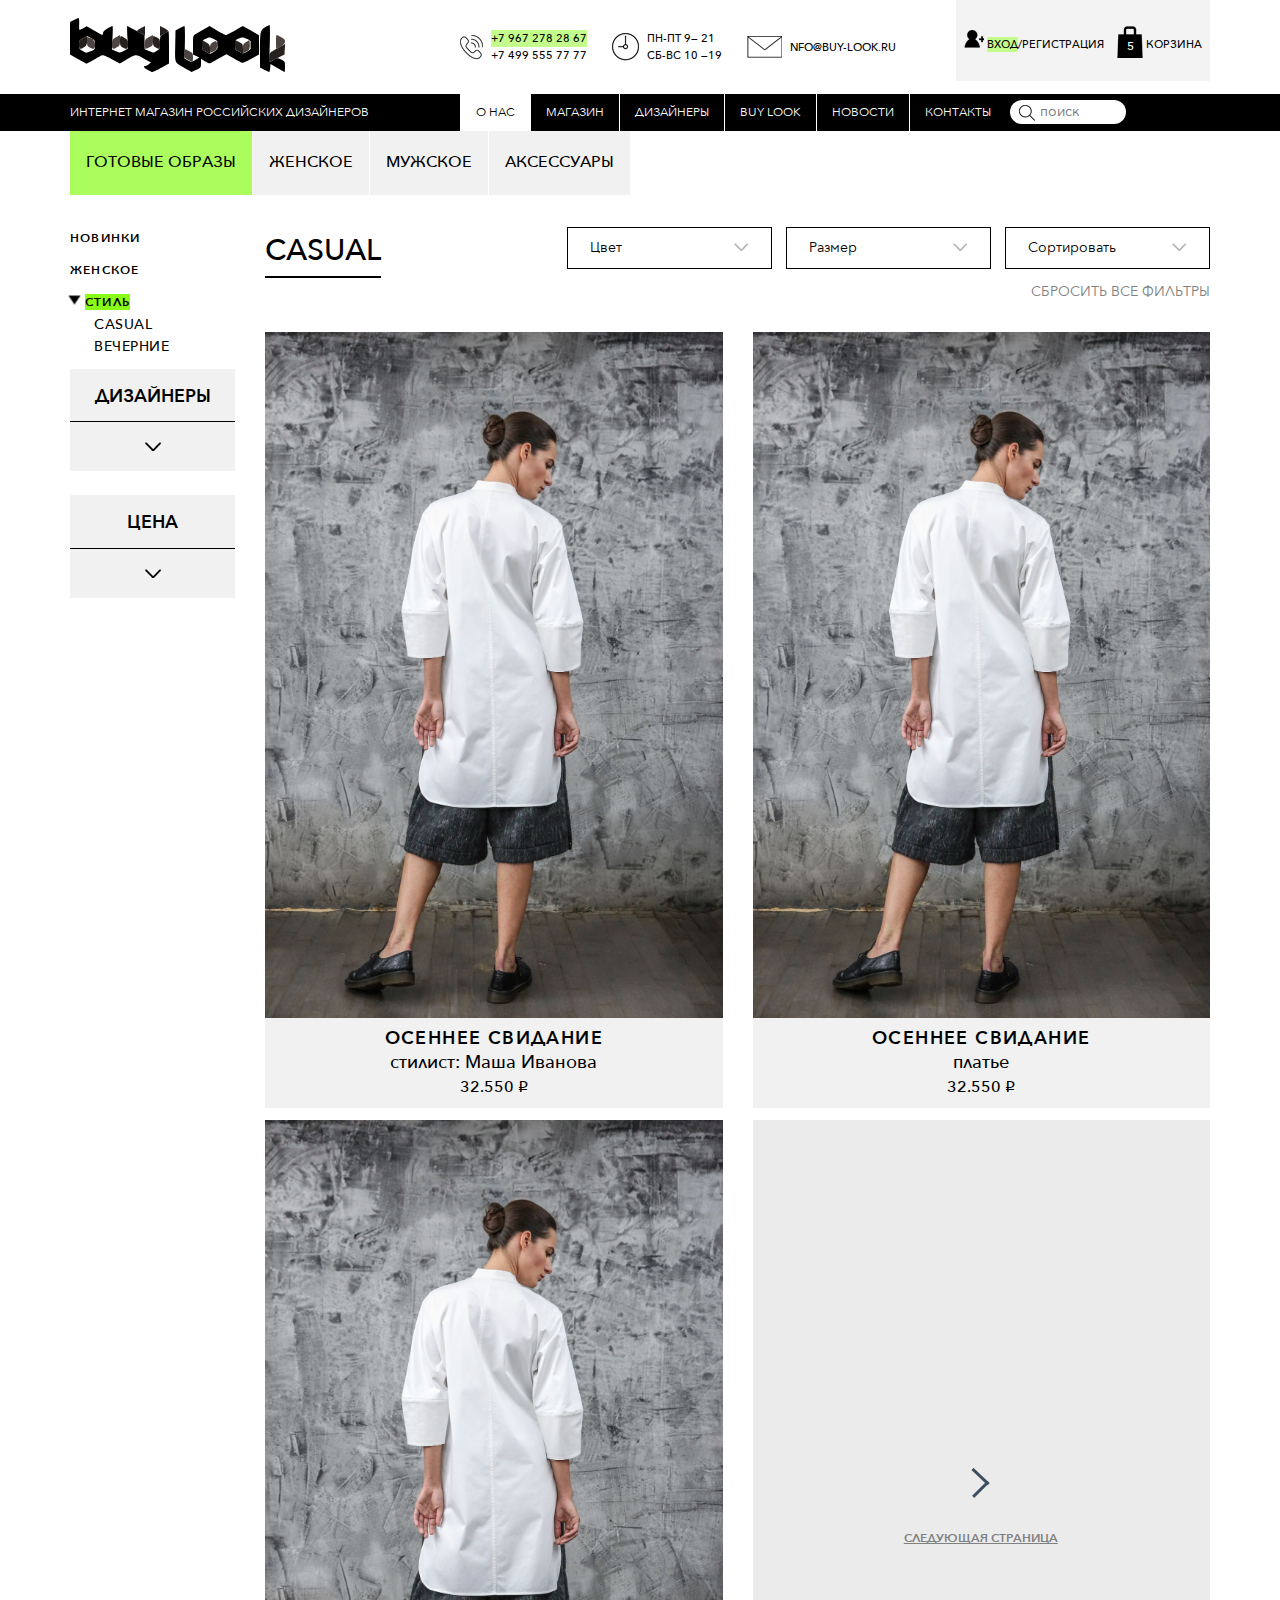
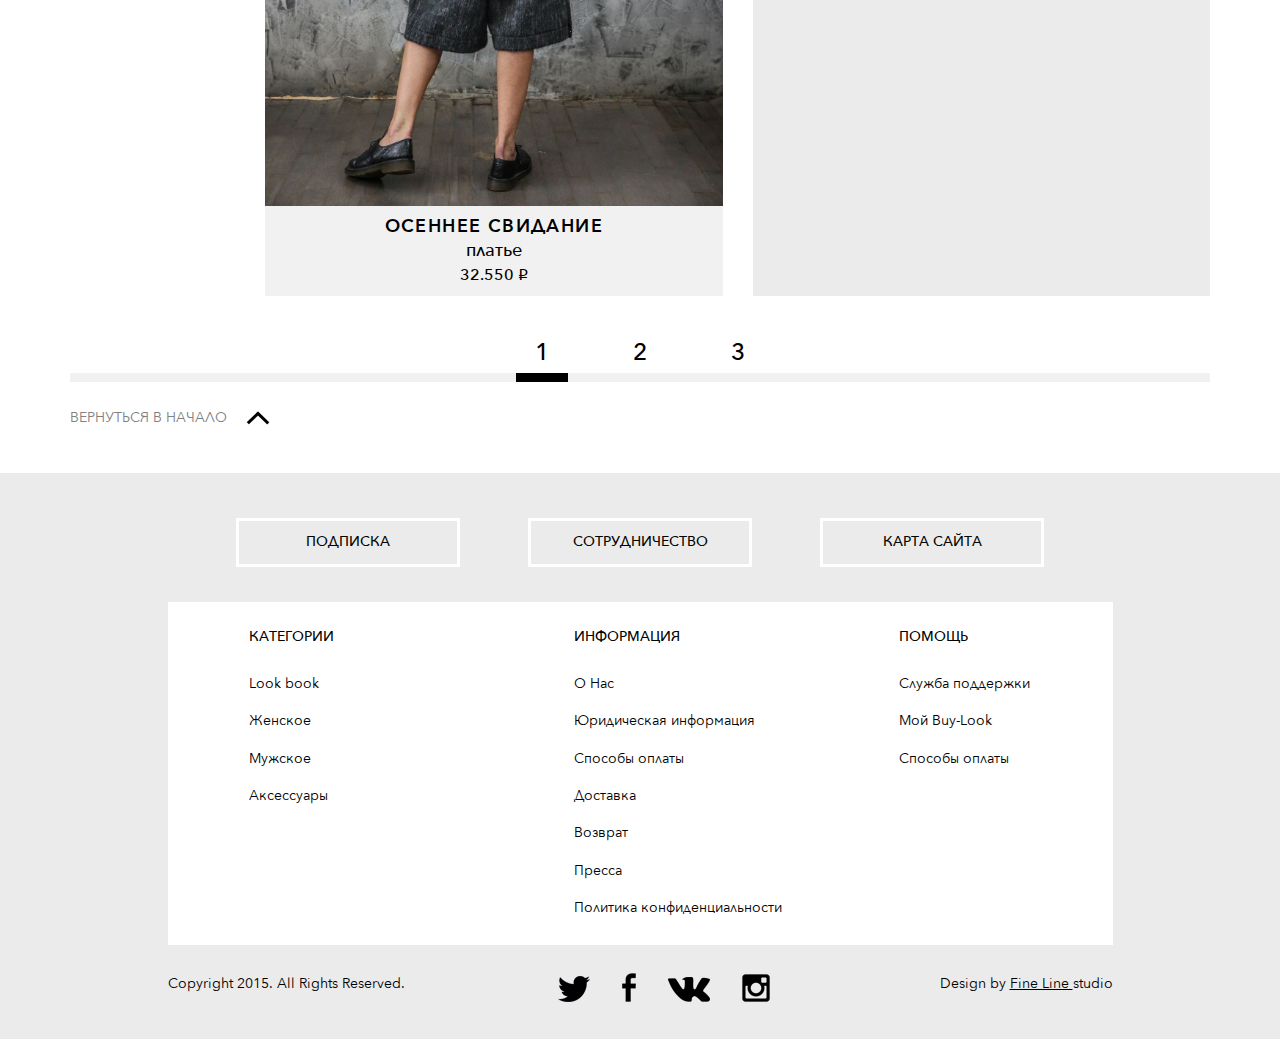
<file: shop-looks.html>
<!DOCTYPE html>
<html lang="ru">
  <head>
    <meta charset="utf-8">
    <title>Магазин - готовые образы</title>
    <meta name="description" content="">
    <link rel="shortcut icon" href="img/favicon/favicon.ico" type="image/x-icon">
    <link rel="apple-touch-icon" href="img/favicon/apple-touch-icon.png">
    <link rel="apple-touch-icon" sizes="72x72" href="img/favicon/apple-touch-icon-72x72.png">
    <link rel="apple-touch-icon" sizes="114x114" href="img/favicon/apple-touch-icon-114x114.png">
    <meta http-equiv="X-UA-Compatible" content="IE=edge">
    <meta name="viewport" content="width=device-width, initial-scale=1, maximum-scale=1">
    <link rel="stylesheet" href="css/main.css">
    <!--if lt IE 9
    script(src='js/html5shiv.min.js')
    script(src='js/es5-shim.min.js')
    script(src='js/html5shiv-printshiv.min.js')
    script(src='js/1.4.2/respond.min.js')
    
    -->
  </head>
  <body>
    <div id="my-wrapper">
      <div id="my-header">
        <header class="header">
          <div class="header__top">
            <div class="container header__relative">
              <div class="row">
                <div class="col-md-4"><a href="#" class="header__logo-wrap">
                    <picture>
                      <source srcset="img/logo.svg"><img src="img/logo.png" alt="логотип" title="buylook">
                    </picture></a></div>
                <div class="col-md-8 header__static">
                  <div class="header__info">
                    <div class="header__info-left">
                      <div class="header__top-item">
                        <div class="header__top-ico top-phone"></div>
                        <div class="header__top-text">
                          <div class="green">+7 967 278 28 67</div>
                          <div>+7 499 555 77 77</div>
                        </div>
                      </div>
                      <div class="header__top-item">
                        <div class="header__top-ico top-clock"></div>
                        <div class="header__top-text">
                          <div>Пн-пт 9— 21</div>
                          <div>Cб-вс 10 —19 </div>
                        </div>
                      </div>
                      <div class="header__top-item">
                        <div class="header__top-ico top-mail"></div>
                        <div class="header__top-text">
                          <div>nfo@buy-look.ru</div>
                        </div>
                      </div>
                    </div>
                    <div class="header__info-right">
                      <div class="header__enter">
                        <div class="header__reg">
                          <div class="header__reg-ico top-user"></div>
                          <div class="header__reg-links"><a href="#" class="green">Вход</a><a href="#">/регистрация</a></div>
                        </div>
                      </div>
                      <div class="header__cart"><a href="#" id="tooltip-cart" data-tooltip-content="#tooltip-cart_content" class="header__reg-ico top-cart tooltip-cart"><span class="header__cart-count">5</span></a>
                        <div class="header__reg-links"><a href="#">корзина </a></div>
                      </div>
                    </div>
                  </div>
                </div>
              </div>
            </div>
          </div>
          <div class="header__bottom">
            <div class="container header__relative">
              <div class="row">
                <div class="col-lg-4 col-md-6 col-sm-7">
                  <div class="header__bottom-descr">Интернет магазин российских дизайнеров</div>
                </div>
                <div class="col-lg-8 col-md-6 col-sm-5 header__static">
                  <nav class="desktop-menu hidden-md hidden-sm hidden-xs">
                    <ul class="header-menu">
                      <li class="header-menu__item header-menu__item--active"><a href="#" class="header-menu__link">о нас</a></li>
                      <li class="header-menu__item"><a href="#" class="header-menu__link">магазин</a></li>
                      <li class="header-menu__item"><a href="#" class="header-menu__link">дизайнеры</a></li>
                      <li class="header-menu__item"><a href="#" class="header-menu__link">buy look</a></li>
                      <li class="header-menu__item"><a href="#" class="header-menu__link">новости</a></li>
                      <li class="header-menu__item"><a href="#" class="header-menu__link">контакты</a></li>
                    </ul>
                  </nav>
                  <nav id="my-menu">
                    <ul class="header-menu header-menu--mobile hidden">
                      <li class="header-menu__item header-menu__item--active"><a href="#" class="header-menu__link">о нас</a></li>
                      <li class="header-menu__item"><a href="#" class="header-menu__link">магазин</a></li>
                      <li class="header-menu__item"><a href="#" class="header-menu__link">дизайнеры</a></li>
                      <li class="header-menu__item"><a href="#" class="header-menu__link">buy look</a></li>
                      <li class="header-menu__item"><a href="#" class="header-menu__link">новости</a></li>
                      <li class="header-menu__item"><a href="#" class="header-menu__link">контакты</a></li>
                    </ul>
                  </nav><a href="#my-menu" class="toggle-mnu hidden-lg"><span></span></a>
                  <form action="#" method="get" class="header__search">
                    <div class="header__search-inner">
                      <input type="text" name="search" placeholder="поиск">
                      <input type="submit">
                    </div>
                  </form>
                </div>
              </div>
            </div>
          </div>
        </header>
      </div>
      <div id="my-content">
        <div class="container">
          <div class="row">
            <div class="col-md-12">
              <div class="submenu-shop submenu-shop--looks">
                <ul class="submenu-shop__list">
                  <li class="submenu-shop__item submenu-shop__item--active"><a href="#" class="submenu-shop__link">ГОТОВЫЕ ОБРАЗЫ</a></li>
                  <li class="submenu-shop__item"><a href="#" class="submenu-shop__link">ЖЕНСКОЕ</a></li>
                  <li class="submenu-shop__item"><a href="#" class="submenu-shop__link">МУЖСКОЕ</a></li>
                  <li class="submenu-shop__item"><a href="#" class="submenu-shop__link">АКСЕССУАРЫ</a></li>
                </ul>
              </div>
            </div>
          </div>
          <div class="row">
            <div class="col-lg-2 col-md-3 col-sm-4 col-xs-5 bootstrap-custom-xxs">
              <div class="sidebar-menu">
                <ul class="sidebar-menu__list acordeon-list">
                  <li class="sidebar-menu__item acordeon-item"><a href="#" class="sidebar-menu__link acordeon-link">Новинки</a></li>
                  <li class="sidebar-menu__item acordeon-item"><a href="#" class="sidebar-menu__link acordeon-link">женское</a></li>
                  <li class="sidebar-menu__item sidebar-menu__item-with-ul sidebar-menu__item--active acordeon-item"><a href="#" class="sidebar-menu__link acordeon-link">стиль</a>
                    <ul class="sidebar-menu__sublist acordeon-sublist">
                      <li class="sidebar-menu__subitem acordeon-subitem"><a href="#">casual</a></li>
                      <li class="sidebar-menu__subitem acordeon-subitem"><a href="#">вечерние				</a></li>
                    </ul>
                  </li>
                </ul>
              </div>
              <div class="sidebar-filter">
                <ul class="sidebar-filter__list acordeon-list">
                  <li class="sidebar-filter__item acordeon-item-with-sublist acordeon-item"><a href="#" class="sidebar-filter__link acordeon-link">дизайнеры</a>
                    <ul class="sidebar-filter__sublist acordeon-sublist">
                      <li class="sidebar-filter__subitem acordeon-subitem">
                        <label class="sidebar-filter__chec">
                          <input type="checkbox" checked class="input-custom"><span class="sidebar-filter__custom-checkbox"><span class="ico-birdie"></span></span><span>смотреть всё</span>
                        </label>
                      </li>
                      <li class="sidebar-filter__subitem acordeon-subitem">
                        <label>
                          <input type="checkbox" class="input-custom"><span class="sidebar-filter__custom-checkbox"><span class="ico-birdie"></span></span><span>ALICE STREET</span>
                        </label>
                      </li>
                      <li class="sidebar-filter__subitem acordeon-subitem">
                        <label>
                          <input type="checkbox" class="input-custom"><span class="sidebar-filter__custom-checkbox"><span class="ico-birdie"></span></span><span>ASTA RICH </span>
                        </label>
                      </li>
                      <li class="sidebar-filter__subitem acordeon-subitem">
                        <label>
                          <input type="checkbox" class="input-custom"><span class="sidebar-filter__custom-checkbox"><span class="ico-birdie"></span></span><span>BALMRUSSIA</span>
                        </label>
                      </li>
                      <li class="sidebar-filter__subitem acordeon-subitem">
                        <label>
                          <input type="checkbox" class="input-custom"><span class="sidebar-filter__custom-checkbox"><span class="ico-birdie"></span></span><span>ELENA KOMAR</span>
                        </label>
                      </li>
                      <li class="sidebar-filter__subitem acordeon-subitem">
                        <label>
                          <input type="checkbox" class="input-custom"><span class="sidebar-filter__custom-checkbox"><span class="ico-birdie"></span></span><span>MEDEA MARIS</span>
                        </label>
                      </li>
                      <li class="sidebar-filter__subitem acordeon-subitem">
                        <label>
                          <input type="checkbox" class="input-custom"><span class="sidebar-filter__custom-checkbox"><span class="ico-birdie"></span></span><span>SUDARYANTO</span>
                        </label>
                      </li>
                      <li class="sidebar-filter__subitem acordeon-subitem">
                        <label>
                          <input type="checkbox" class="input-custom"><span class="sidebar-filter__custom-checkbox"><span class="ico-birdie"></span></span><span>TRU.M</span>
                        </label>
                      </li>
                    </ul><a href="#" class="sidebar-filter__link filter-link-bottom acordeon-link">
                      <div class="ico-chevron-down-small"></div></a>
                  </li>
                  <li class="sidebar-filter__item acordeon-item-with-sublist acordeon-item"><a href="#" class="sidebar-filter__link acordeon-link">цена</a>
                    <ul class="sidebar-filter__sublist acordeon-sublist">
                      <li class="sidebar-filter__subitem acordeon-subitem">
                        <label class="sidebar-filter__chec">
                          <input type="checkbox" checked class="input-custom"><span class="sidebar-filter__custom-checkbox"><span class="ico-birdie"></span></span><span>смотреть всё</span>
                        </label>
                      </li>
                      <li class="sidebar-filter__subitem acordeon-subitem">
                        <label>
                          <input type="checkbox" class="input-custom"><span class="sidebar-filter__custom-checkbox"><span class="ico-birdie"></span></span><span>до 3 500 <span class="ruble">Р</span></span>
                        </label>
                      </li>
                      <li class="sidebar-filter__subitem acordeon-subitem">
                        <label>
                          <input type="checkbox" class="input-custom"><span class="sidebar-filter__custom-checkbox"><span class="ico-birdie"></span></span><span>до 7 500 <span class="ruble">Р</span></span>
                        </label>
                      </li>
                      <li class="sidebar-filter__subitem acordeon-subitem">
                        <label>
                          <input type="checkbox" class="input-custom"><span class="sidebar-filter__custom-checkbox"><span class="ico-birdie"></span></span><span>ДО 10 000 <span class="ruble">Р</span></span>
                        </label>
                      </li>
                      <li class="sidebar-filter__subitem acordeon-subitem">
                        <label>
                          <input type="checkbox" class="input-custom"><span class="sidebar-filter__custom-checkbox"><span class="ico-birdie"></span></span><span>ДО 20 000 <span class="ruble">Р</span></span>
                        </label>
                      </li>
                      <li class="sidebar-filter__subitem sidebar-filter__subitem-numbers acordeon-subitem">
                        <label>
                          <input type="checkbox" class="input-custom"><span class="sidebar-filter__custom-checkbox"><span class="ico-birdie"></span></span>
                        </label>
                        <div class="sidebar-filter__subitem-fields">
                          <div class="sidebar-filter__subitem-row"><span>от</span>
                            <input type="text">
                          </div>
                          <div class="sidebar-filter__subitem-row"><span>до</span>
                            <input type="text">
                          </div>
                        </div>
                      </li>
                    </ul><a href="#" class="sidebar-filter__link filter-link-bottom acordeon-link">
                      <div class="ico-chevron-down-small"></div></a>
                  </li>
                </ul>
              </div>
            </div>
            <div class="col-lg-10 col-md-9 col-sm-8 col-xs-7 bootstrap-custom-xxs">
              <div class="row">
                <div class="col-md-12">
                  <div class="block-select">
                    <div class="sect-title-wrap">
                      <h1 class="bottom-line">casual</h1>
                    </div>
                    <div class="filter-select">
                      <select name="name" class="filter-select__color">
                        <option value="1" selected="selected" class="opt-none">Цвет</option>
                        <option value="1">item1</option>
                        <option value="2">item2</option>
                        <option value="3">item3</option>
                      </select>
                      <select name="name" class="filter-select__size">
                        <option value="0" selected="selected" class="opt-none">Размер</option>
                        <option value="38">38</option>
                        <option value="40">40</option>
                        <option value="42">42</option>
                        <option value="44">44</option>
                        <option value="46">46</option>
                        <option value="48">48</option>
                        <option value="50">50</option>
                        <option value="52">52</option>
                        <option value="54">54</option>
                        <option value="56">56</option>
                        <option value="all">Все размеры</option>
                      </select>
                      <select name="name" class="filter-select__range">
                        <option value="38" selected="selected" class="opt-none">Сортировать</option>
                        <option value="38">Новые поступление</option>
                        <option value="40">Цена по убыванию</option>
                        <option value="42">Цена по возрастанию</option>
                      </select>
                      <div class="cancel-wrap"><a href="#" class="filter-select__cancel">сбросить все фильтры</a></div>
                    </div>
                  </div>
                </div>
              </div>
              <div class="row">
                <div class="shop-looks">
                  <div class="shop-product__item">
                    <div class="shop-product__item-wrapper">
                      <div class="shop-product__item-img-wrap"><img src="img/BL0044-3.jpg" alt="alt"></div>
                      <div class="shop-product__item-bottom">
                        <div class="shop-product__item-look">осеннее свидание </div>
                        <div class="shop-product__item-stylist">стилист: <span class="stylist-name">Маша Иванова</span> </div>
                        <div class="shop-product__item-price">32.550 <span class="ruble">Р</span></div>
                      </div>
                    </div>
                  </div>
                  <div class="shop-product__item">
                    <div class="shop-product__item-wrapper">
                      <div class="shop-product__item-img-wrap"><img src="img/BL0044-3.jpg" alt="alt"></div>
                      <div class="shop-product__item-bottom">
                        <div class="shop-product__item-look">осеннее свидание </div>
                        <div class="shop-product__item-product">платье </div>
                        <div class="shop-product__item-price">32.550 <span class="ruble">Р</span></div>
                      </div>
                    </div>
                  </div>
                  <div class="shop-product__item">
                    <div class="shop-product__item-wrapper">
                      <div class="shop-product__item-img-wrap"><img src="img/BL0044-3.jpg" alt="alt"></div>
                      <div class="shop-product__item-bottom">
                        <div class="shop-product__item-look">осеннее свидание </div>
                        <div class="shop-product__item-product">платье </div>
                        <div class="shop-product__item-price">32.550 <span class="ruble">Р</span></div>
                      </div>
                    </div>
                  </div>
                  <div class="shop-product__item shop-product__item-last">
                    <div class="shop-product__item-wrapper"><a href="#" class="shop-product__item-last-inner">
                        <div class="next-center"><span class="ico-next"></span>
                          <div>следующая страница</div>
                        </div></a></div>
                  </div>
                </div>
              </div>
            </div>
          </div>
        </div>
        <div class="container">
          <div class="row">
            <div class="col-md-12">
              <div class="pagination">
                <ul>
                  <li class="pagination-active"><a href="#">1</a></li>
                  <li><a href="#">2</a></li>
                  <li><a href="#">3</a></li>
                </ul>
              </div>
              <div class="pagination__line"></div>
            </div>
          </div>
          <div class="row">
            <div class="col-md-12"><a href="#" class="to-top">вернуться в начало
                <div class="ico-chevron-up"></div></a></div>
          </div>
        </div>
        <!-- Здесь пишем код-->
      </div>
      <div id="my-footer">
        <footer class="footer">
          <div class="footer__top">
            <div class="container">
              <div class="row">
                <div class="col-md-12">
                  <div class="footer__buttons"><a href="#" class="footer__button">подписка</a><a href="#" class="footer__button">сотрудничество</a><a href="#" class="footer__button">карта сайта</a></div>
                </div>
              </div>
              <div class="row">
                <div class="col-md-10 col-md-offset-1">
                  <div class="footer__inner">
                    <div class="row">
                      <div class="col-md-3 col-md-offset-1 col-sm-6 center-text">
                        <div class="footer__inner-item">
                          <h3 class="footer__title">категории</h3>
                          <ul>
                            <li><a href="#">Look book</a></li>
                            <li><a href="#">Женское</a></li>
                            <li><a href="#">Мужское</a></li>
                            <li><a href="#">Аксессуары</a></li>
                          </ul>
                        </div>
                      </div>
                      <div class="col-md-4 col-md-offset-1 col-sm-6 center-text">
                        <div class="footer__inner-item">
                          <h3 class="footer__title">информация</h3>
                          <ul>
                            <li><a href="#">О Нас</a></li>
                            <li><a href="#">Юридическая информация</a></li>
                            <li><a href="#">Способы оплаты</a></li>
                            <li><a href="#">Доставка</a></li>
                            <li><a href="#">Возврат</a></li>
                            <li><a href="#">Пресса</a></li>
                            <li><a href="#">Политика конфиденциальности</a></li>
                          </ul>
                        </div>
                      </div>
                      <div class="col-md-3 col-sm-12 center-text">
                        <div class="footer__inner-item">
                          <h3 class="footer__title">помощь</h3>
                          <ul>
                            <li><a href="#">Служба поддержки</a></li>
                            <li><a href="#">Мой Buy-Look</a></li>
                            <li><a href="#">Способы оплаты</a></li>
                          </ul>
                        </div>
                      </div>
                    </div>
                  </div>
                </div>
              </div>
            </div>
          </div>
          <div class="footer__bottom">
            <div class="container">
              <div class="row">
                <div class="col-md-3 col-md-offset-1 col-sm-6 col-xs-12">
                  <div class="copyright">Copyright 2015. All Rights Reserved.</div>
                </div>
                <div class="col-md-3 col-md-offset-1 col-sm-6 col-xs-12">
                  <ul class="footer__socials">
                    <li><a href="#" class="footer__socials-link footer-twi"></a></li>
                    <li><a href="#" class="footer__socials-link footer-fb"></a></li>
                    <li><a href="#" class="footer__socials-link footer-vk"></a></li>
                    <li><a href="#" class="footer__socials-link footer-inst"></a></li>
                  </ul>
                </div>
                <div class="col-md-3 col-offset-1 col-sm-12 col-xs-12">
                  <div class="creators">Design by <a href="some-site.ru">Fine Line </a>studio</div>
                </div>
              </div>
            </div>
          </div>
        </footer>
      </div>
    </div>
    <div class="popup-container">
      <div id="tooltip-cart_content" class="popup popup-cart">
        <div class="popup popup-cart__title">
          <div class="popup popup-cart__title-left">
            <div class="ico-cart"></div><span class="popup-cart__header">корзина</span><span>(</span><span class="popup-cart__count">5</span><span>)</span>
          </div><a href="#" class="popup popup-cart__look-link">Смотреть всё</a>
        </div>
        <div class="popup-cart__content">
          <div class="popup-cart__item"><img src="img/cart-1.jpg" alt="alt" class="popup-cart__img">
            <div class="popup-cart__item-text">
              <div class="popup-cart__item-title">LIME BLOSSOM Платье Миди Lilas</div><span class="popup-cart__item-color">терракотовый</span><span class="popup-cart__item-size">42</span><span class="popup-cart__item-count">1 шт</span>
              <div class="popup-cart__item-price">15 000<span class="ruble">Р</span></div>
            </div>
          </div>
          <div class="popup-cart__item"><img src="img/cart-2.jpg" alt="alt" class="popup-cart__img">
            <div class="popup-cart__item-text">
              <div class="popup-cart__item-title">LIME BLOSSOM Платье Миди Lilas</div><span class="popup-cart__item-color">голубой</span><span class="popup-cart__item-size">42</span><span class="popup-cart__item-count">1 шт</span>
              <div class="popup-cart__item-price">15 000<span class="ruble">Р</span></div>
            </div>
          </div>
          <div class="popup-cart__item"><img src="img/cart-3.jpg" alt="alt" class="popup-cart__img">
            <div class="popup-cart__item-text">
              <div class="popup-cart__item-title">LIME BLOSSOM Платье Миди Lilas</div><span class="popup-cart__item-color">терракотовый</span><span class="popup-cart__item-size">42</span><span class="popup-cart__item-count">1 шт</span>
              <div class="popup-cart__item-price">15 000<span class="ruble">Р</span></div>
            </div>
          </div>
        </div>
        <div class="popup-cart__summary green"><span>сумма заказа:</span><span class="popup-cart__summ">43 000<span class="ruble">Р</span></span></div><a href="#" class="popup-cart__ordering button-gray">оформить заказ >></a>
      </div>
    </div>
    <script src="js/libs.min.js"></script>
    <script src="js/common.js"></script>
  </body>
</html>
</file>
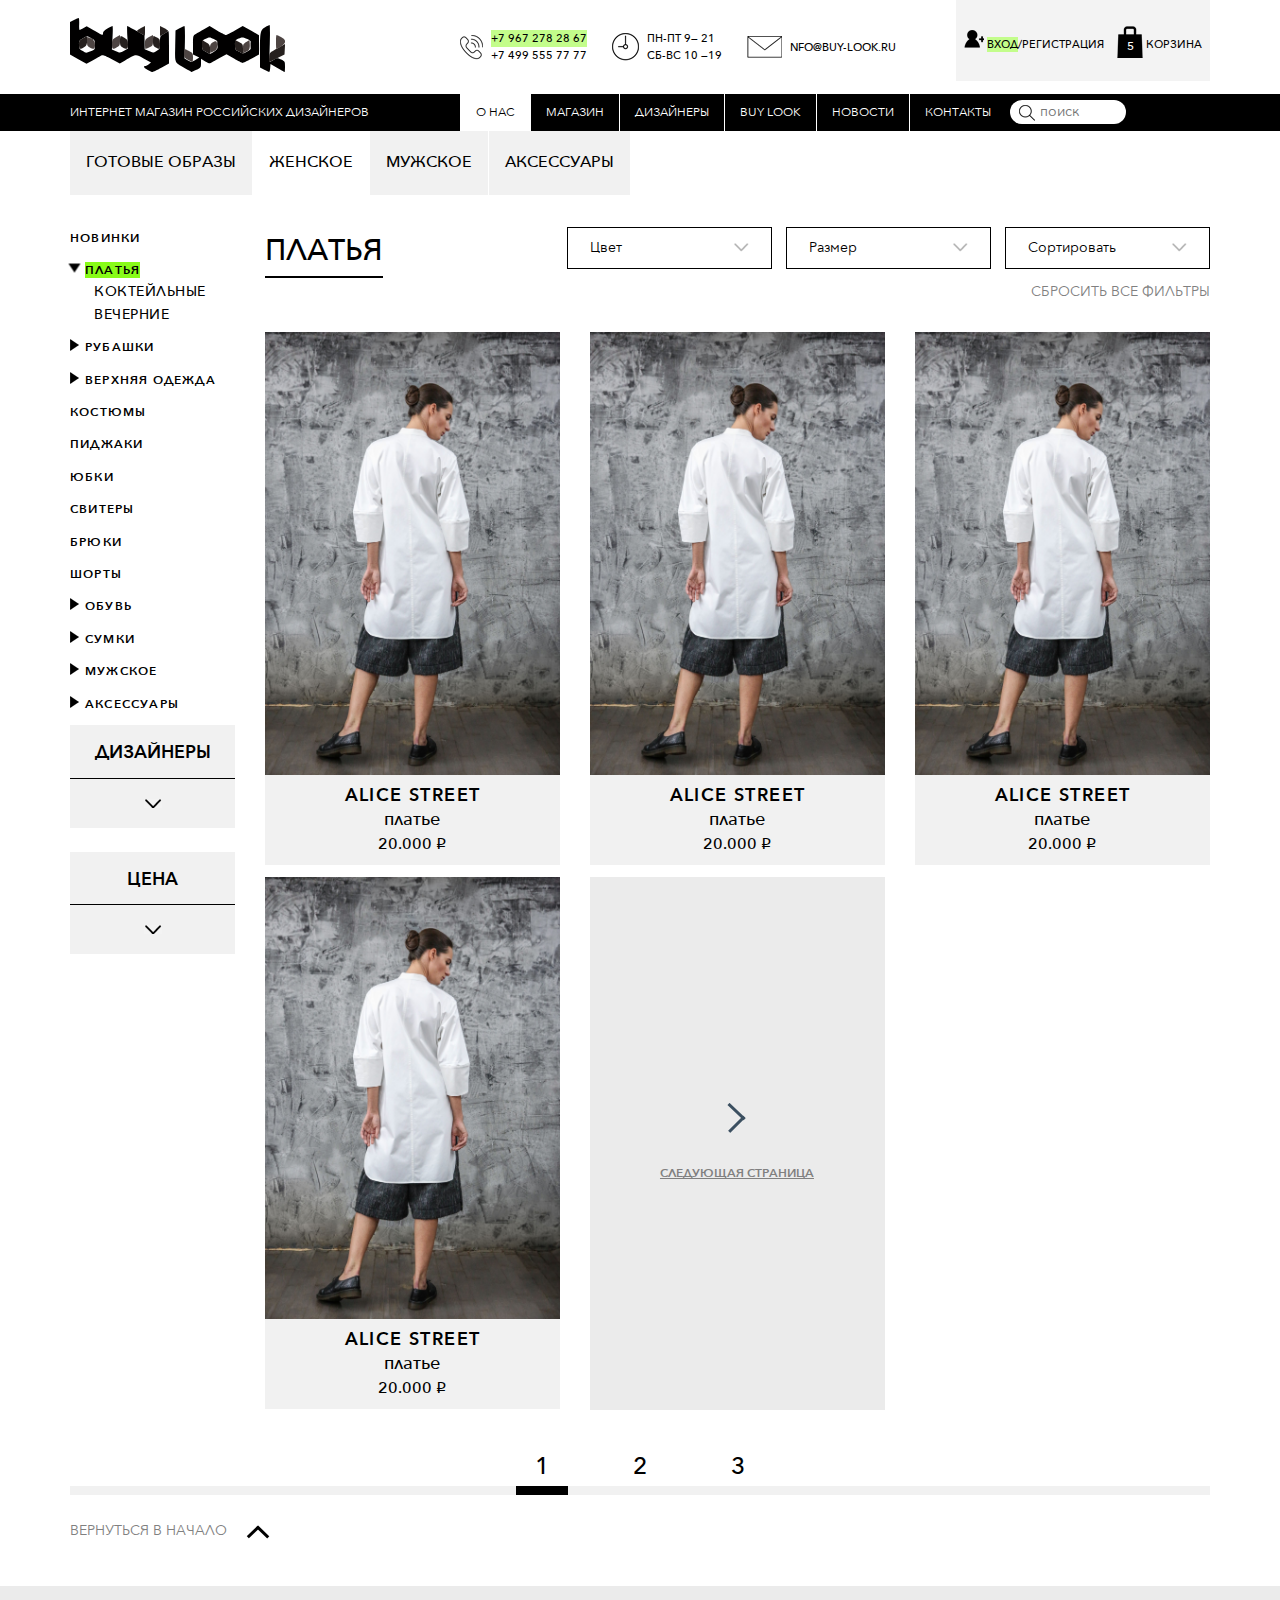
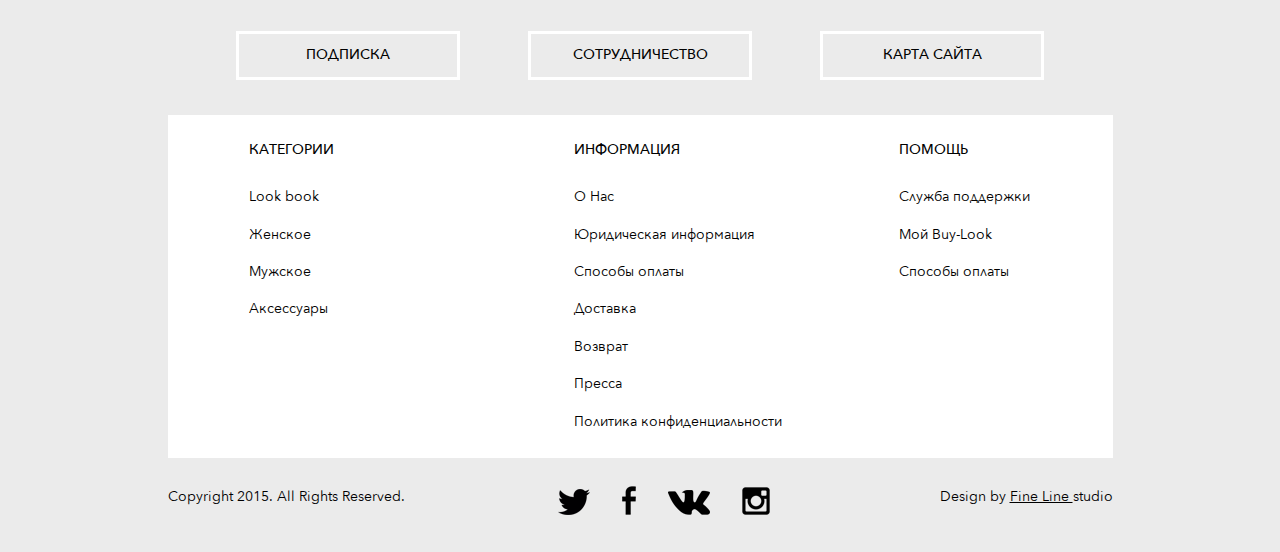
<file: shop-products.html>
<!DOCTYPE html>
<html lang="ru">
  <head>
    <meta charset="utf-8">
    <title>Магазин - товары </title>
    <meta name="description" content="">
    <link rel="shortcut icon" href="img/favicon/favicon.ico" type="image/x-icon">
    <link rel="apple-touch-icon" href="img/favicon/apple-touch-icon.png">
    <link rel="apple-touch-icon" sizes="72x72" href="img/favicon/apple-touch-icon-72x72.png">
    <link rel="apple-touch-icon" sizes="114x114" href="img/favicon/apple-touch-icon-114x114.png">
    <meta http-equiv="X-UA-Compatible" content="IE=edge">
    <meta name="viewport" content="width=device-width, initial-scale=1, maximum-scale=1">
    <link rel="stylesheet" href="css/main.css">
    <!--if lt IE 9
    script(src='js/html5shiv.min.js')
    script(src='js/es5-shim.min.js')
    script(src='js/html5shiv-printshiv.min.js')
    script(src='js/1.4.2/respond.min.js')
    
    -->
  </head>
  <body>
    <div id="my-wrapper">
      <div id="my-header">
        <header class="header">
          <div class="header__top">
            <div class="container header__relative">
              <div class="row">
                <div class="col-md-4"><a href="#" class="header__logo-wrap">
                    <picture>
                      <source srcset="img/logo.svg"><img src="img/logo.png" alt="логотип" title="buylook">
                    </picture></a></div>
                <div class="col-md-8 header__static">
                  <div class="header__info">
                    <div class="header__info-left">
                      <div class="header__top-item">
                        <div class="header__top-ico top-phone"></div>
                        <div class="header__top-text">
                          <div class="green">+7 967 278 28 67</div>
                          <div>+7 499 555 77 77</div>
                        </div>
                      </div>
                      <div class="header__top-item">
                        <div class="header__top-ico top-clock"></div>
                        <div class="header__top-text">
                          <div>Пн-пт 9— 21</div>
                          <div>Cб-вс 10 —19 </div>
                        </div>
                      </div>
                      <div class="header__top-item">
                        <div class="header__top-ico top-mail"></div>
                        <div class="header__top-text">
                          <div>nfo@buy-look.ru</div>
                        </div>
                      </div>
                    </div>
                    <div class="header__info-right">
                      <div class="header__enter">
                        <div class="header__reg">
                          <div class="header__reg-ico top-user"></div>
                          <div class="header__reg-links"><a href="#" class="green">Вход</a><a href="#">/регистрация</a></div>
                        </div>
                      </div>
                      <div class="header__cart"><a href="#" id="tooltip-cart" data-tooltip-content="#tooltip-cart_content" class="header__reg-ico top-cart tooltip-cart"><span class="header__cart-count">5</span></a>
                        <div class="header__reg-links"><a href="#">корзина </a></div>
                      </div>
                    </div>
                  </div>
                </div>
              </div>
            </div>
          </div>
          <div class="header__bottom">
            <div class="container header__relative">
              <div class="row">
                <div class="col-lg-4 col-md-6 col-sm-7">
                  <div class="header__bottom-descr">Интернет магазин российских дизайнеров</div>
                </div>
                <div class="col-lg-8 col-md-6 col-sm-5 header__static">
                  <nav class="desktop-menu hidden-md hidden-sm hidden-xs">
                    <ul class="header-menu">
                      <li class="header-menu__item header-menu__item--active"><a href="#" class="header-menu__link">о нас</a></li>
                      <li class="header-menu__item"><a href="#" class="header-menu__link">магазин</a></li>
                      <li class="header-menu__item"><a href="#" class="header-menu__link">дизайнеры</a></li>
                      <li class="header-menu__item"><a href="#" class="header-menu__link">buy look</a></li>
                      <li class="header-menu__item"><a href="#" class="header-menu__link">новости</a></li>
                      <li class="header-menu__item"><a href="#" class="header-menu__link">контакты</a></li>
                    </ul>
                  </nav>
                  <nav id="my-menu">
                    <ul class="header-menu header-menu--mobile hidden">
                      <li class="header-menu__item header-menu__item--active"><a href="#" class="header-menu__link">о нас</a></li>
                      <li class="header-menu__item"><a href="#" class="header-menu__link">магазин</a></li>
                      <li class="header-menu__item"><a href="#" class="header-menu__link">дизайнеры</a></li>
                      <li class="header-menu__item"><a href="#" class="header-menu__link">buy look</a></li>
                      <li class="header-menu__item"><a href="#" class="header-menu__link">новости</a></li>
                      <li class="header-menu__item"><a href="#" class="header-menu__link">контакты</a></li>
                    </ul>
                  </nav><a href="#my-menu" class="toggle-mnu hidden-lg"><span></span></a>
                  <form action="#" method="get" class="header__search">
                    <div class="header__search-inner">
                      <input type="text" name="search" placeholder="поиск">
                      <input type="submit">
                    </div>
                  </form>
                </div>
              </div>
            </div>
          </div>
        </header>
      </div>
      <div id="my-content">
        <div class="container">
          <div class="row">
            <div class="col-md-12">
              <div class="submenu-shop">
                <ul class="submenu-shop__list">
                  <li class="submenu-shop__item"><a href="#" class="submenu-shop__link">ГОТОВЫЕ ОБРАЗЫ</a></li>
                  <li class="submenu-shop__item submenu-shop__item--active"><a href="#" class="submenu-shop__link">ЖЕНСКОЕ</a></li>
                  <li class="submenu-shop__item"><a href="#" class="submenu-shop__link">МУЖСКОЕ</a></li>
                  <li class="submenu-shop__item"><a href="#" class="submenu-shop__link">АКСЕССУАРЫ</a></li>
                </ul>
              </div>
            </div>
          </div>
          <div class="row">
            <div class="col-lg-2 col-md-3 col-sm-4 col-xs-5 bootstrap-custom-xxs">
              <div class="sidebar-menu">
                <ul class="sidebar-menu__list acordeon-list">
                  <li class="sidebar-menu__item acordeon-item"><a href="#" class="sidebar-menu__link acordeon-link">Новинки</a></li>
                  <li class="sidebar-menu__item sidebar-menu__item-with-ul acordeon-item-with-sublist sidebar-menu__item--active acordeon-item"><a href="#" class="sidebar-menu__link acordeon-link">Платья </a>
                    <ul class="sidebar-menu__sublist acordeon-sublist">
                      <li class="sidebar-menu__subitem acordeon-subitem"><a href="#">коктейльные</a></li>
                      <li class="sidebar-menu__subitem acordeon-subitem"><a href="#">вечерние</a></li>
                    </ul>
                  </li>
                  <li class="sidebar-menu__item sidebar-menu__item-with-ul acordeon-item-with-sublist acordeon-item"><a href="#" class="sidebar-menu__link acordeon-link">Рубашки</a>
                    <ul class="sidebar-menu__sublist acordeon-sublist">
                      <li class="sidebar-menu__subitem acordeon-subitem"><a href="#">Блузки</a></li>
                      <li class="sidebar-menu__subitem acordeon-subitem"><a href="#">Однотонные рубашки</a></li>
                    </ul>
                  </li>
                  <li class="sidebar-menu__item sidebar-menu__item-with-ul acordeon-item-with-sublist acordeon-item"><a href="#" class="sidebar-menu__link acordeon-link">Верхняя одежда</a>
                    <ul class="sidebar-menu__sublist acordeon-sublist">
                      <li class="sidebar-menu__subitem acordeon-subitem"><a href="#">Парки</a></li>
                      <li class="sidebar-menu__subitem acordeon-subitem"><a href="#">Куртки</a></li>
                      <li class="sidebar-menu__subitem acordeon-subitem"><a href="#">Плащи</a></li>
                      <li class="sidebar-menu__subitem acordeon-subitem"><a href="#">Пальто</a></li>
                    </ul>
                  </li>
                  <li class="sidebar-menu__item acordeon-item"><a href="#" class="sidebar-menu__link acordeon-link">Костюмы</a></li>
                  <li class="sidebar-menu__item acordeon-item"><a href="#" class="sidebar-menu__link acordeon-link">Пиджаки</a></li>
                  <li class="sidebar-menu__item acordeon-item"><a href="#" class="sidebar-menu__link acordeon-link">Юбки</a></li>
                  <li class="sidebar-menu__item acordeon-item"><a href="#" class="sidebar-menu__link acordeon-link">Свитеры</a></li>
                  <li class="sidebar-menu__item acordeon-item"><a href="#" class="sidebar-menu__link acordeon-link">Брюки</a></li>
                  <li class="sidebar-menu__item acordeon-item"><a href="#" class="sidebar-menu__link acordeon-link">Шорты</a></li>
                  <li class="sidebar-menu__item sidebar-menu__item-with-ul acordeon-item-with-sublist acordeon-item"><a href="#" class="sidebar-menu__link acordeon-link">Обувь</a>
                    <ul class="sidebar-menu__sublist acordeon-sublist">
                      <li class="sidebar-menu__subitem acordeon-subitem"><a href="#">ботинки </a></li>
                      <li class="sidebar-menu__subitem acordeon-subitem"><a href="#">лоферы</a></li>
                    </ul>
                  </li>
                  <li class="sidebar-menu__item sidebar-menu__item-with-ul acordeon-item-with-sublist acordeon-item"><a href="#" class="sidebar-menu__link acordeon-link">Сумки</a>
                    <ul class="sidebar-menu__sublist acordeon-sublist">
                      <li class="sidebar-menu__subitem acordeon-subitem"><a href="#">рюкзаки </a></li>
                    </ul>
                  </li>
                  <li class="sidebar-menu__item sidebar-menu__item-with-ul acordeon-item-with-sublist acordeon-item"><a href="#" class="sidebar-menu__link acordeon-link">Мужское</a>
                    <ul class="sidebar-menu__sublist acordeon-sublist">
                      <li class="sidebar-menu__subitem acordeon-subitem"><a href="#">футболки </a></li>
                    </ul>
                  </li>
                  <li class="sidebar-menu__item sidebar-menu__item-with-ul acordeon-item-with-sublist acordeon-item"><a href="#" class="sidebar-menu__link acordeon-link">аксессуары</a>
                    <ul class="sidebar-menu__sublist acordeon-sublist">
                      <li class="sidebar-menu__subitem acordeon-subitem"><a href="#">сумки </a></li>
                      <li class="sidebar-menu__subitem acordeon-subitem"><a href="#">рюкзаки</a></li>
                    </ul>
                  </li>
                </ul>
              </div>
              <div class="sidebar-filter">
                <ul class="sidebar-filter__list acordeon-list">
                  <li class="sidebar-filter__item acordeon-item-with-sublist acordeon-item"><a href="#" class="sidebar-filter__link acordeon-link">дизайнеры</a>
                    <ul class="sidebar-filter__sublist acordeon-sublist">
                      <li class="sidebar-filter__subitem acordeon-subitem">
                        <label class="sidebar-filter__chec">
                          <input type="checkbox" checked class="input-custom"><span class="sidebar-filter__custom-checkbox"><span class="ico-birdie"></span></span><span>смотреть всё</span>
                        </label>
                      </li>
                      <li class="sidebar-filter__subitem acordeon-subitem">
                        <label>
                          <input type="checkbox" class="input-custom"><span class="sidebar-filter__custom-checkbox"><span class="ico-birdie"></span></span><span>ALICE STREET</span>
                        </label>
                      </li>
                      <li class="sidebar-filter__subitem acordeon-subitem">
                        <label>
                          <input type="checkbox" class="input-custom"><span class="sidebar-filter__custom-checkbox"><span class="ico-birdie"></span></span><span>ASTA RICH </span>
                        </label>
                      </li>
                      <li class="sidebar-filter__subitem acordeon-subitem">
                        <label>
                          <input type="checkbox" class="input-custom"><span class="sidebar-filter__custom-checkbox"><span class="ico-birdie"></span></span><span>BALMRUSSIA</span>
                        </label>
                      </li>
                      <li class="sidebar-filter__subitem acordeon-subitem">
                        <label>
                          <input type="checkbox" class="input-custom"><span class="sidebar-filter__custom-checkbox"><span class="ico-birdie"></span></span><span>ELENA KOMAR</span>
                        </label>
                      </li>
                      <li class="sidebar-filter__subitem acordeon-subitem">
                        <label>
                          <input type="checkbox" class="input-custom"><span class="sidebar-filter__custom-checkbox"><span class="ico-birdie"></span></span><span>MEDEA MARIS</span>
                        </label>
                      </li>
                      <li class="sidebar-filter__subitem acordeon-subitem">
                        <label>
                          <input type="checkbox" class="input-custom"><span class="sidebar-filter__custom-checkbox"><span class="ico-birdie"></span></span><span>SUDARYANTO</span>
                        </label>
                      </li>
                      <li class="sidebar-filter__subitem acordeon-subitem">
                        <label>
                          <input type="checkbox" class="input-custom"><span class="sidebar-filter__custom-checkbox"><span class="ico-birdie"></span></span><span>TRU.M</span>
                        </label>
                      </li>
                    </ul><a href="#" class="sidebar-filter__link filter-link-bottom acordeon-link">
                      <div class="ico-chevron-down-small"></div></a>
                  </li>
                  <li class="sidebar-filter__item acordeon-item-with-sublist acordeon-item"><a href="#" class="sidebar-filter__link acordeon-link">цена</a>
                    <ul class="sidebar-filter__sublist acordeon-sublist">
                      <li class="sidebar-filter__subitem acordeon-subitem">
                        <label class="sidebar-filter__chec">
                          <input type="checkbox" checked class="input-custom"><span class="sidebar-filter__custom-checkbox"><span class="ico-birdie"></span></span><span>смотреть всё</span>
                        </label>
                      </li>
                      <li class="sidebar-filter__subitem acordeon-subitem">
                        <label>
                          <input type="checkbox" class="input-custom"><span class="sidebar-filter__custom-checkbox"><span class="ico-birdie"></span></span><span>до 3 500 <span class="ruble">Р</span></span>
                        </label>
                      </li>
                      <li class="sidebar-filter__subitem acordeon-subitem">
                        <label>
                          <input type="checkbox" class="input-custom"><span class="sidebar-filter__custom-checkbox"><span class="ico-birdie"></span></span><span>до 7 500 <span class="ruble">Р</span></span>
                        </label>
                      </li>
                      <li class="sidebar-filter__subitem acordeon-subitem">
                        <label>
                          <input type="checkbox" class="input-custom"><span class="sidebar-filter__custom-checkbox"><span class="ico-birdie"></span></span><span>ДО 10 000 <span class="ruble">Р</span></span>
                        </label>
                      </li>
                      <li class="sidebar-filter__subitem acordeon-subitem">
                        <label>
                          <input type="checkbox" class="input-custom"><span class="sidebar-filter__custom-checkbox"><span class="ico-birdie"></span></span><span>ДО 20 000 <span class="ruble">Р</span></span>
                        </label>
                      </li>
                      <li class="sidebar-filter__subitem sidebar-filter__subitem-numbers acordeon-subitem">
                        <label>
                          <input type="checkbox" class="input-custom"><span class="sidebar-filter__custom-checkbox"><span class="ico-birdie"></span></span>
                        </label>
                        <div class="sidebar-filter__subitem-fields">
                          <div class="sidebar-filter__subitem-row"><span>от</span>
                            <input type="text">
                          </div>
                          <div class="sidebar-filter__subitem-row"><span>до</span>
                            <input type="text">
                          </div>
                        </div>
                      </li>
                    </ul><a href="#" class="sidebar-filter__link filter-link-bottom acordeon-link">
                      <div class="ico-chevron-down-small"></div></a>
                  </li>
                </ul>
              </div>
            </div>
            <div class="col-lg-10 col-md-9 col-sm-8 col-xs-7 bootstrap-custom-xxs">
              <div class="row">
                <div class="col-md-12">
                  <div class="block-select">
                    <div class="sect-title-wrap">
                      <h1 class="bottom-line">ПЛАТЬЯ</h1>
                    </div>
                    <div class="filter-select">
                      <select name="name" class="filter-select__color">
                        <option value="1" selected="selected" class="opt-none">Цвет</option>
                        <option value="1">item1</option>
                        <option value="2">item2</option>
                        <option value="3">item3</option>
                      </select>
                      <select name="name" class="filter-select__size">
                        <option value="0" selected="selected" class="opt-none">Размер</option>
                        <option value="38">38</option>
                        <option value="40">40</option>
                        <option value="42">42</option>
                        <option value="44">44</option>
                        <option value="46">46</option>
                        <option value="48">48</option>
                        <option value="50">50</option>
                        <option value="52">52</option>
                        <option value="54">54</option>
                        <option value="56">56</option>
                        <option value="all">Все размеры</option>
                      </select>
                      <select name="name" class="filter-select__range">
                        <option value="38" selected="selected" class="opt-none">Сортировать</option>
                        <option value="38">Новые поступление</option>
                        <option value="40">Цена по убыванию</option>
                        <option value="42">Цена по возрастанию</option>
                      </select>
                      <div class="cancel-wrap"><a href="#" class="filter-select__cancel">сбросить все фильтры</a></div>
                    </div>
                  </div>
                </div>
              </div>
              <div class="row">
                <div class="shop-products">
                  <div class="shop-product__item">
                    <div class="shop-product__item-wrapper">
                      <div class="shop-product__item-img-wrap"><img src="img/BL0044-3.jpg" alt="alt"></div>
                      <div class="shop-product__item-bottom">
                        <div class="shop-product__item-designer">ALICE STREET </div>
                        <div class="shop-product__item-product">платье </div>
                        <div class="shop-product__item-price">20.000 <span class="ruble">Р</span></div>
                      </div>
                    </div>
                  </div>
                  <div class="shop-product__item">
                    <div class="shop-product__item-wrapper">
                      <div class="shop-product__item-img-wrap"><img src="img/BL0044-3.jpg" alt="alt"></div>
                      <div class="shop-product__item-bottom">
                        <div class="shop-product__item-designer">ALICE STREET </div>
                        <div class="shop-product__item-product">платье </div>
                        <div class="shop-product__item-price">20.000 <span class="ruble">Р</span></div>
                      </div>
                    </div>
                  </div>
                  <div class="shop-product__item">
                    <div class="shop-product__item-wrapper">
                      <div class="shop-product__item-img-wrap"><img src="img/BL0044-3.jpg" alt="alt"></div>
                      <div class="shop-product__item-bottom">
                        <div class="shop-product__item-designer">ALICE STREET </div>
                        <div class="shop-product__item-product">платье </div>
                        <div class="shop-product__item-price">20.000 <span class="ruble">Р</span></div>
                      </div>
                    </div>
                  </div>
                  <div class="shop-product__item">
                    <div class="shop-product__item-wrapper">
                      <div class="shop-product__item-img-wrap"><img src="img/BL0044-3.jpg" alt="alt"></div>
                      <div class="shop-product__item-bottom">
                        <div class="shop-product__item-designer">ALICE STREET </div>
                        <div class="shop-product__item-product">платье </div>
                        <div class="shop-product__item-price">20.000 <span class="ruble">Р</span></div>
                      </div>
                    </div>
                  </div>
                  <div class="shop-product__item shop-product__item-last">
                    <div class="shop-product__item-wrapper"><a href="#" class="shop-product__item-last-inner">
                        <div class="next-center"><span class="ico-next"></span>
                          <div>следующая страница</div>
                        </div></a></div>
                  </div>
                </div>
              </div>
            </div>
          </div>
        </div>
        <div class="container">
          <div class="row">
            <div class="col-md-12">
              <div class="pagination">
                <ul>
                  <li class="pagination-active"><a href="#">1</a></li>
                  <li><a href="#">2</a></li>
                  <li><a href="#">3</a></li>
                </ul>
              </div>
              <div class="pagination__line"></div>
            </div>
          </div>
          <div class="row">
            <div class="col-md-12"><a href="#" class="to-top">вернуться в начало
                <div class="ico-chevron-up"></div></a></div>
          </div>
        </div>
        <!-- Здесь пишем код-->
      </div>
      <div id="my-footer">
        <footer class="footer">
          <div class="footer__top">
            <div class="container">
              <div class="row">
                <div class="col-md-12">
                  <div class="footer__buttons"><a href="#" class="footer__button">подписка</a><a href="#" class="footer__button">сотрудничество</a><a href="#" class="footer__button">карта сайта</a></div>
                </div>
              </div>
              <div class="row">
                <div class="col-md-10 col-md-offset-1">
                  <div class="footer__inner">
                    <div class="row">
                      <div class="col-md-3 col-md-offset-1 col-sm-6 center-text">
                        <div class="footer__inner-item">
                          <h3 class="footer__title">категории</h3>
                          <ul>
                            <li><a href="#">Look book</a></li>
                            <li><a href="#">Женское</a></li>
                            <li><a href="#">Мужское</a></li>
                            <li><a href="#">Аксессуары</a></li>
                          </ul>
                        </div>
                      </div>
                      <div class="col-md-4 col-md-offset-1 col-sm-6 center-text">
                        <div class="footer__inner-item">
                          <h3 class="footer__title">информация</h3>
                          <ul>
                            <li><a href="#">О Нас</a></li>
                            <li><a href="#">Юридическая информация</a></li>
                            <li><a href="#">Способы оплаты</a></li>
                            <li><a href="#">Доставка</a></li>
                            <li><a href="#">Возврат</a></li>
                            <li><a href="#">Пресса</a></li>
                            <li><a href="#">Политика конфиденциальности</a></li>
                          </ul>
                        </div>
                      </div>
                      <div class="col-md-3 col-sm-12 center-text">
                        <div class="footer__inner-item">
                          <h3 class="footer__title">помощь</h3>
                          <ul>
                            <li><a href="#">Служба поддержки</a></li>
                            <li><a href="#">Мой Buy-Look</a></li>
                            <li><a href="#">Способы оплаты</a></li>
                          </ul>
                        </div>
                      </div>
                    </div>
                  </div>
                </div>
              </div>
            </div>
          </div>
          <div class="footer__bottom">
            <div class="container">
              <div class="row">
                <div class="col-md-3 col-md-offset-1 col-sm-6 col-xs-12">
                  <div class="copyright">Copyright 2015. All Rights Reserved.</div>
                </div>
                <div class="col-md-3 col-md-offset-1 col-sm-6 col-xs-12">
                  <ul class="footer__socials">
                    <li><a href="#" class="footer__socials-link footer-twi"></a></li>
                    <li><a href="#" class="footer__socials-link footer-fb"></a></li>
                    <li><a href="#" class="footer__socials-link footer-vk"></a></li>
                    <li><a href="#" class="footer__socials-link footer-inst"></a></li>
                  </ul>
                </div>
                <div class="col-md-3 col-offset-1 col-sm-12 col-xs-12">
                  <div class="creators">Design by <a href="some-site.ru">Fine Line </a>studio</div>
                </div>
              </div>
            </div>
          </div>
        </footer>
      </div>
    </div>
    <div class="popup-container">
      <div id="tooltip-cart_content" class="popup popup-cart">
        <div class="popup popup-cart__title">
          <div class="popup popup-cart__title-left">
            <div class="ico-cart"></div><span class="popup-cart__header">корзина</span><span>(</span><span class="popup-cart__count">5</span><span>)</span>
          </div><a href="#" class="popup popup-cart__look-link">Смотреть всё</a>
        </div>
        <div class="popup-cart__content">
          <div class="popup-cart__item"><img src="img/cart-1.jpg" alt="alt" class="popup-cart__img">
            <div class="popup-cart__item-text">
              <div class="popup-cart__item-title">LIME BLOSSOM Платье Миди Lilas</div><span class="popup-cart__item-color">терракотовый</span><span class="popup-cart__item-size">42</span><span class="popup-cart__item-count">1 шт</span>
              <div class="popup-cart__item-price">15 000<span class="ruble">Р</span></div>
            </div>
          </div>
          <div class="popup-cart__item"><img src="img/cart-2.jpg" alt="alt" class="popup-cart__img">
            <div class="popup-cart__item-text">
              <div class="popup-cart__item-title">LIME BLOSSOM Платье Миди Lilas</div><span class="popup-cart__item-color">голубой</span><span class="popup-cart__item-size">42</span><span class="popup-cart__item-count">1 шт</span>
              <div class="popup-cart__item-price">15 000<span class="ruble">Р</span></div>
            </div>
          </div>
          <div class="popup-cart__item"><img src="img/cart-3.jpg" alt="alt" class="popup-cart__img">
            <div class="popup-cart__item-text">
              <div class="popup-cart__item-title">LIME BLOSSOM Платье Миди Lilas</div><span class="popup-cart__item-color">терракотовый</span><span class="popup-cart__item-size">42</span><span class="popup-cart__item-count">1 шт</span>
              <div class="popup-cart__item-price">15 000<span class="ruble">Р</span></div>
            </div>
          </div>
        </div>
        <div class="popup-cart__summary green"><span>сумма заказа:</span><span class="popup-cart__summ">43 000<span class="ruble">Р</span></span></div><a href="#" class="popup-cart__ordering button-gray">оформить заказ >></a>
      </div>
    </div>
    <script src="js/libs.min.js"></script>
    <script src="js/common.js"></script>
  </body>
</html>
</file>
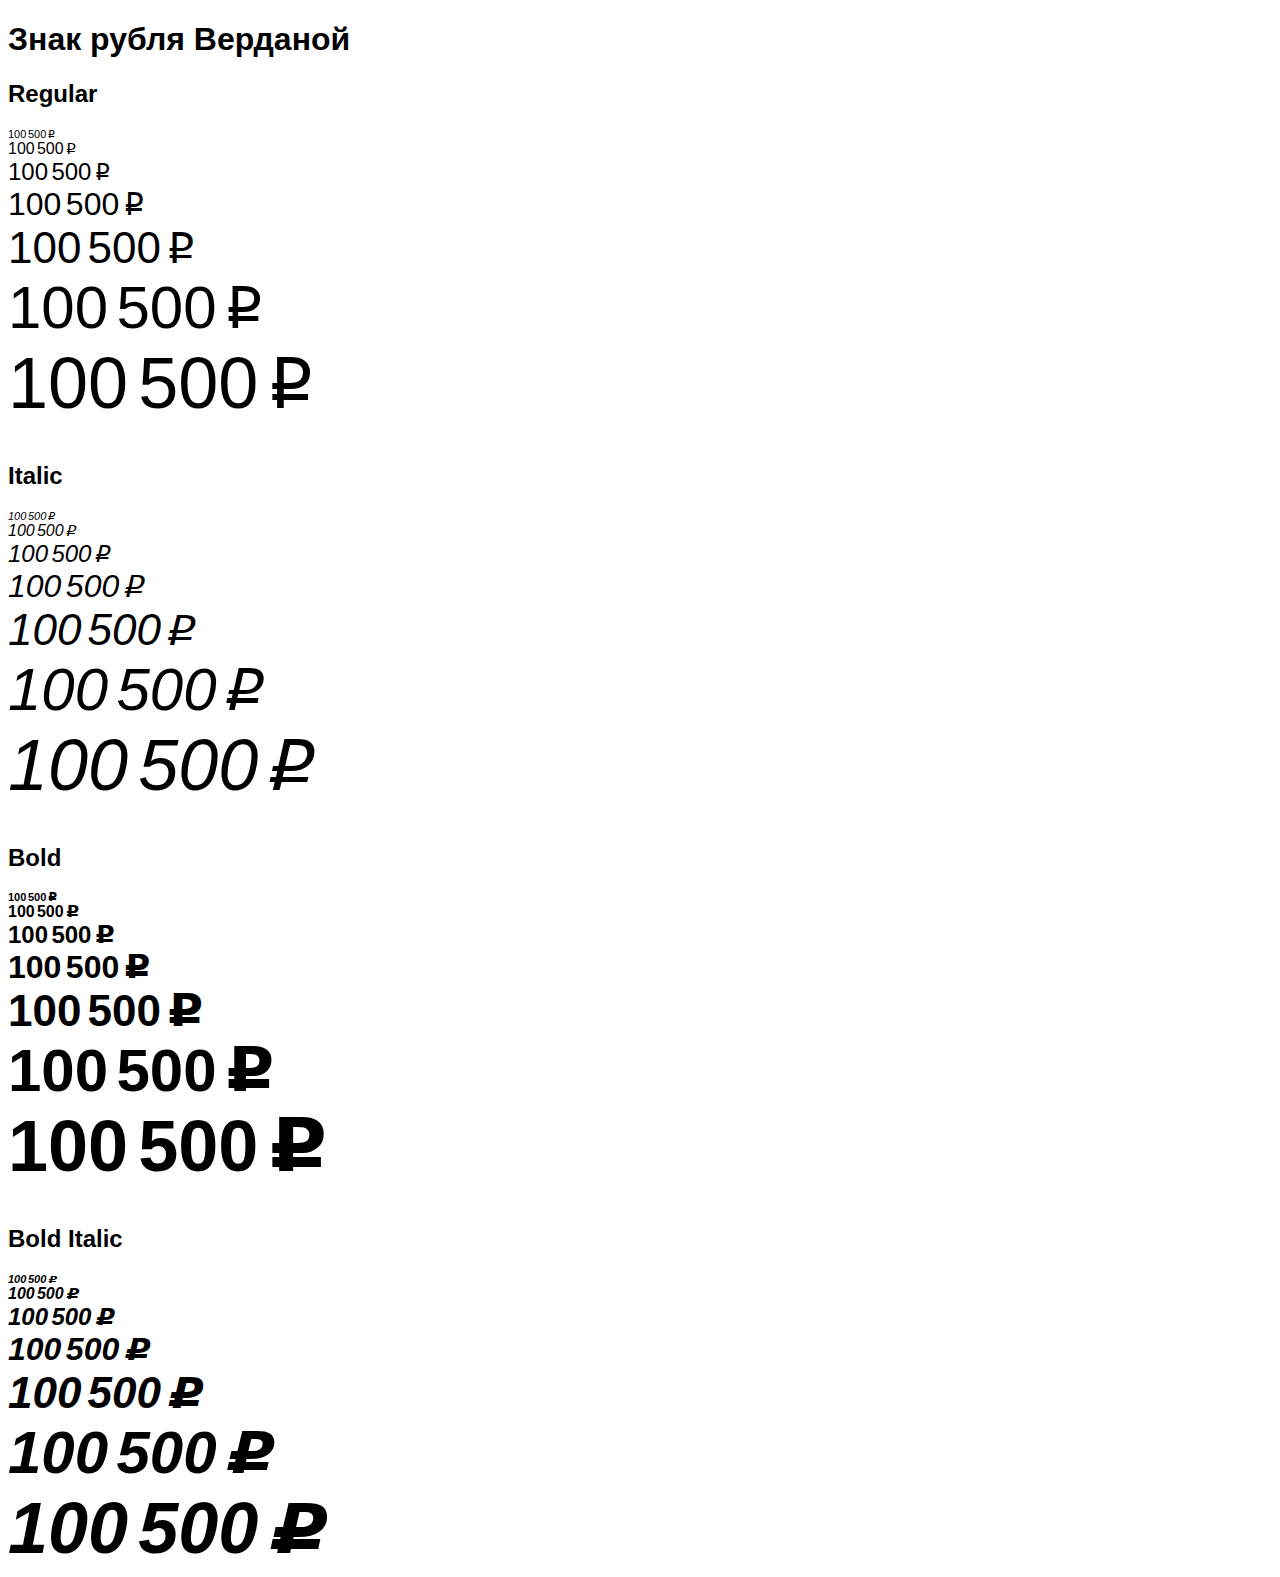
<file: fonts/b-rub_verdana/test.html>
<!DOCTYPE html>
<html>
<head>
	<title>Знак рубля Верданой</title>
	<meta charset="utf-8">
	<link rel="stylesheet" href="stylesheet.css">
	<style>
		body {
			font-family: Verdana, sans-serif;
		}
		.b-hs	{
			font-size: 50%;
			line-height: 1;
		}
		p {
			margin: 0;
		}
	</style>
</head>
<body>
<h1>Знак рубля Верданой</h1>

<h2>Regular</h2>

<p style="font-size: 11px;">100<span class="b-hs"> </span>500<span class="b-hs"> </span><span class="b-rub">Р</span></p>
<p style="font-size: 16px;">100<span class="b-hs"> </span>500<span class="b-hs"> </span><span class="b-rub">Р</span></p>
<p style="font-size: 24px;">100<span class="b-hs"> </span>500<span class="b-hs"> </span><span class="b-rub">Р</span></p>
<p style="font-size: 32px;">100<span class="b-hs"> </span>500<span class="b-hs"> </span><span class="b-rub">Р</span></p>
<p style="font-size: 44px;">100<span class="b-hs"> </span>500<span class="b-hs"> </span><span class="b-rub">Р</span></p>
<p style="font-size: 60px;">100<span class="b-hs"> </span>500<span class="b-hs"> </span><span class="b-rub">Р</span></p>
<p style="font-size: 72px;">100<span class="b-hs"> </span>500<span class="b-hs"> </span><span class="b-rub">Р</span></p>

<br>
<h2>Italic</h2>

<div style="font-style: italic;">
	<p style="font-size: 11px;">100<span class="b-hs"> </span>500<span class="b-hs"> </span><span class="b-rub">Р</span></p>
	<p style="font-size: 16px;">100<span class="b-hs"> </span>500<span class="b-hs"> </span><span class="b-rub">Р</span></p>
	<p style="font-size: 24px;">100<span class="b-hs"> </span>500<span class="b-hs"> </span><span class="b-rub">Р</span></p>
	<p style="font-size: 32px;">100<span class="b-hs"> </span>500<span class="b-hs"> </span><span class="b-rub">Р</span></p>
	<p style="font-size: 44px;">100<span class="b-hs"> </span>500<span class="b-hs"> </span><span class="b-rub">Р</span></p>
	<p style="font-size: 60px;">100<span class="b-hs"> </span>500<span class="b-hs"> </span><span class="b-rub">Р</span></p>
	<p style="font-size: 72px;">100<span class="b-hs"> </span>500<span class="b-hs"> </span><span class="b-rub">Р</span></p>
</div>

<br>
<h2>Bold</h2>

<div style="font-weight: bold;">
	<p style="font-size: 11px;">100<span class="b-hs"> </span>500<span class="b-hs"> </span><span class="b-rub">Р</span></p>
	<p style="font-size: 16px;">100<span class="b-hs"> </span>500<span class="b-hs"> </span><span class="b-rub">Р</span></p>
	<p style="font-size: 24px;">100<span class="b-hs"> </span>500<span class="b-hs"> </span><span class="b-rub">Р</span></p>
	<p style="font-size: 32px;">100<span class="b-hs"> </span>500<span class="b-hs"> </span><span class="b-rub">Р</span></p>
	<p style="font-size: 44px;">100<span class="b-hs"> </span>500<span class="b-hs"> </span><span class="b-rub">Р</span></p>
	<p style="font-size: 60px;">100<span class="b-hs"> </span>500<span class="b-hs"> </span><span class="b-rub">Р</span></p>
	<p style="font-size: 72px;">100<span class="b-hs"> </span>500<span class="b-hs"> </span><span class="b-rub">Р</span></p>
</div>

<br>
<h2>Bold Italic</h2>

<div style="font-weight: bold; font-style: italic;">
	<p style="font-size: 11px;">100<span class="b-hs"> </span>500<span class="b-hs"> </span><span class="b-rub">Р</span></p>
	<p style="font-size: 16px;">100<span class="b-hs"> </span>500<span class="b-hs"> </span><span class="b-rub">Р</span></p>
	<p style="font-size: 24px;">100<span class="b-hs"> </span>500<span class="b-hs"> </span><span class="b-rub">Р</span></p>
	<p style="font-size: 32px;">100<span class="b-hs"> </span>500<span class="b-hs"> </span><span class="b-rub">Р</span></p>
	<p style="font-size: 44px;">100<span class="b-hs"> </span>500<span class="b-hs"> </span><span class="b-rub">Р</span></p>
	<p style="font-size: 60px;">100<span class="b-hs"> </span>500<span class="b-hs"> </span><span class="b-rub">Р</span></p>
	<p style="font-size: 72px;">100<span class="b-hs"> </span>500<span class="b-hs"> </span><span class="b-rub">Р</span></p>
</div>

</body>
</html>
</file>
<file: css/main.css>
@charset "UTF-8";
@font-face {
  font-family: "AvenirNext-Regular";
  font-style: normal;
  font-weight: normal;
  src: url("../fonts/AvenirNext-Regular/AvenirNext-Regular.eot?#iefix") format("embedded-opentype"), url("../fonts/AvenirNext-Regular/AvenirNext-Regular.woff") format("woff"), url("../fonts/AvenirNext-Regular/AvenirNext-Regular.ttf") format("truetype"); }

@font-face {
  font-family: "AvenirNext-Medium";
  font-style: normal;
  font-weight: normal;
  src: url("../fonts/AvenirNext-Medium/AvenirNext-Medium.eot?#iefix") format("embedded-opentype"), url("../fonts/AvenirNext-Medium/AvenirNext-Medium.woff") format("woff"), url("../fonts/AvenirNext-Medium/AvenirNext-Medium.ttf") format("truetype"); }

@font-face {
  font-family: "AvenirNext-DemiBold";
  font-style: normal;
  font-weight: normal;
  src: url("../fonts/AvenirNext-DemiBold/AvenirNext-DemiBold.eot?#iefix") format("embedded-opentype"), url("../fonts/AvenirNext-DemiBold/AvenirNext-DemiBold.woff") format("woff"), url("../fonts/AvenirNext-DemiBold/AvenirNext-DemiBold.ttf") format("truetype"); }

@font-face {
  font-family: "ALSRubl-Verdana";
  font-style: normal;
  font-weight: normal;
  src: url("../fonts/b-rub_verdana/alsrubl-verdana-regular.eot?#iefix") format("embedded-opentype"), url("../fonts/b-rub_verdana/alsrubl-verdana-regular.woff") format("woff"), url("../fonts/b-rub_verdana/alsrubl-verdana-regular.ttf") format("truetype"); }

/*!
 * Bootstrap v3.3.4 (http://getbootstrap.com)
 * Copyright 2011-2015 Twitter, Inc.
 * Licensed under MIT (https://github.com/twbs/bootstrap/blob/master/LICENSE)
 */
/*!
 * Generated using the Bootstrap Customizer (http://getbootstrap.com/customize/?id=5d89c68bb2562520849b)
 * Config saved to config.json and https://gist.github.com/5d89c68bb2562520849b
 */
/*! normalize.css v3.0.2 | MIT License | git.io/normalize */
html {
  font-family: sans-serif;
  -ms-text-size-adjust: 100%;
  -webkit-text-size-adjust: 100%; }

body {
  margin: 0; }

article, aside, details, figcaption, figure, footer, header, hgroup, main, menu, nav, section, summary {
  display: block; }

audio, canvas, progress, video {
  display: inline-block;
  vertical-align: baseline; }

audio:not([controls]) {
  display: none;
  height: 0; }

[hidden], template {
  display: none; }

a {
  background-color: transparent; }

a:active, a:hover {
  outline: 0; }

abbr[title] {
  border-bottom: 1px dotted; }

b, strong {
  font-weight: bold; }

dfn {
  font-style: italic; }

h1 {
  font-size: 2em;
  margin: 0.67em 0; }

mark {
  background: #ff0;
  color: #000; }

small {
  font-size: 80%; }

sub, sup {
  font-size: 75%;
  line-height: 0;
  position: relative;
  vertical-align: baseline; }

sup {
  top: -0.5em; }

sub {
  bottom: -0.25em; }

img {
  border: 0; }

svg:not(:root) {
  overflow: hidden; }

figure {
  margin: 1em 40px; }

hr {
  -webkit-box-sizing: content-box;
  box-sizing: content-box;
  height: 0; }

pre {
  overflow: auto; }

code, kbd, pre, samp {
  font-family: monospace, monospace;
  font-size: 1em; }

button, input, optgroup, select, textarea {
  color: inherit;
  font: inherit;
  margin: 0; }

button {
  overflow: visible; }

button, select {
  text-transform: none; }

button, html input[type="button"], input[type="reset"], input[type="submit"] {
  -webkit-appearance: button;
  cursor: pointer; }

button[disabled], html input[disabled] {
  cursor: default; }

button::-moz-focus-inner, input::-moz-focus-inner {
  border: 0;
  padding: 0; }

input {
  line-height: normal; }

input[type="checkbox"], input[type="radio"] {
  -webkit-box-sizing: border-box;
  box-sizing: border-box;
  padding: 0; }

input[type="number"]::-webkit-inner-spin-button, input[type="number"]::-webkit-outer-spin-button {
  height: auto; }

input[type="search"] {
  -webkit-appearance: textfield;
  -webkit-box-sizing: content-box;
  box-sizing: content-box; }

input[type="search"]::-webkit-search-cancel-button, input[type="search"]::-webkit-search-decoration {
  -webkit-appearance: none; }

fieldset {
  border: 1px solid #c0c0c0;
  margin: 0 2px;
  padding: 0.35em 0.625em 0.75em; }

legend {
  border: 0;
  padding: 0; }

textarea {
  overflow: auto; }

optgroup {
  font-weight: bold; }

table {
  border-collapse: collapse;
  border-spacing: 0; }

td, th {
  padding: 0; }

* {
  -webkit-box-sizing: border-box;
  box-sizing: border-box; }

*:before, *:after {
  -webkit-box-sizing: border-box;
  box-sizing: border-box; }

html {
  font-size: 10px;
  -webkit-tap-highlight-color: transparent; }

body {
  font-family: "Helvetica Neue",Helvetica,Arial,sans-serif;
  font-size: 14px;
  line-height: 1.42857143;
  color: #333;
  background-color: #fff; }

input, button, select, textarea {
  font-family: inherit;
  font-size: inherit;
  line-height: inherit; }

a {
  color: #337ab7;
  text-decoration: none; }

a:hover, a:focus {
  color: #23527c;
  text-decoration: underline; }

a:focus {
  outline: thin dotted;
  outline: 5px auto -webkit-focus-ring-color;
  outline-offset: -2px; }

figure {
  margin: 0; }

img {
  vertical-align: middle; }

.img-responsive {
  display: block;
  max-width: 100%;
  height: auto; }

.img-rounded {
  -webkit-border-radius: 6px;
          border-radius: 6px; }

.img-thumbnail {
  padding: 4px;
  line-height: 1.42857143;
  background-color: #fff;
  border: 1px solid #ddd;
  -webkit-border-radius: 4px;
          border-radius: 4px;
  -webkit-transition: all .2s ease-in-out;
  transition: all .2s ease-in-out;
  display: inline-block;
  max-width: 100%;
  height: auto; }

.img-circle {
  -webkit-border-radius: 50%;
          border-radius: 50%; }

hr {
  margin-top: 20px;
  margin-bottom: 20px;
  border: 0;
  border-top: 1px solid #eee; }

.sr-only {
  position: absolute;
  width: 1px;
  height: 1px;
  margin: -1px;
  padding: 0;
  overflow: hidden;
  clip: rect(0, 0, 0, 0);
  border: 0; }

.sr-only-focusable:active, .sr-only-focusable:focus {
  position: static;
  width: auto;
  height: auto;
  margin: 0;
  overflow: visible;
  clip: auto; }

[role="button"] {
  cursor: pointer; }

.container {
  margin-right: auto;
  margin-left: auto;
  padding-left: 15px;
  padding-right: 15px; }

@media (min-width: 768px) {
  .container {
    width: 750px; } }

@media (min-width: 992px) {
  .container {
    width: 970px; } }

@media (min-width: 1200px) {
  .container {
    width: 1170px; } }

.container-fluid {
  margin-right: auto;
  margin-left: auto;
  padding-left: 15px;
  padding-right: 15px; }

.row {
  margin-left: -15px;
  margin-right: -15px; }

.col-xs-1, .col-sm-1, .col-md-1, .col-lg-1, .col-xs-2, .col-sm-2, .col-md-2, .col-lg-2, .col-xs-3, .col-sm-3, .col-md-3, .col-lg-3, .col-xs-4, .col-sm-4, .col-md-4, .col-lg-4, .col-xs-5, .col-sm-5, .col-md-5, .col-lg-5, .col-xs-6, .col-sm-6, .col-md-6, .col-lg-6, .col-xs-7, .col-sm-7, .col-md-7, .col-lg-7, .col-xs-8, .col-sm-8, .col-md-8, .col-lg-8, .col-xs-9, .col-sm-9, .col-md-9, .col-lg-9, .col-xs-10, .col-sm-10, .col-md-10, .col-lg-10, .col-xs-11, .col-sm-11, .col-md-11, .col-lg-11, .col-xs-12, .col-sm-12, .col-md-12, .col-lg-12 {
  position: relative;
  min-height: 1px;
  padding-left: 15px;
  padding-right: 15px; }

.col-xs-1, .col-xs-2, .col-xs-3, .col-xs-4, .col-xs-5, .col-xs-6, .col-xs-7, .col-xs-8, .col-xs-9, .col-xs-10, .col-xs-11, .col-xs-12 {
  float: left; }

.col-xs-12 {
  width: 100%; }

.col-xs-11 {
  width: 91.66666667%; }

.col-xs-10 {
  width: 83.33333333%; }

.col-xs-9 {
  width: 75%; }

.col-xs-8 {
  width: 66.66666667%; }

.col-xs-7 {
  width: 58.33333333%; }

.col-xs-6 {
  width: 50%; }

.col-xs-5 {
  width: 41.66666667%; }

.col-xs-4 {
  width: 33.33333333%; }

.col-xs-3 {
  width: 25%; }

.col-xs-2 {
  width: 16.66666667%; }

.col-xs-1 {
  width: 8.33333333%; }

.col-xs-pull-12 {
  right: 100%; }

.col-xs-pull-11 {
  right: 91.66666667%; }

.col-xs-pull-10 {
  right: 83.33333333%; }

.col-xs-pull-9 {
  right: 75%; }

.col-xs-pull-8 {
  right: 66.66666667%; }

.col-xs-pull-7 {
  right: 58.33333333%; }

.col-xs-pull-6 {
  right: 50%; }

.col-xs-pull-5 {
  right: 41.66666667%; }

.col-xs-pull-4 {
  right: 33.33333333%; }

.col-xs-pull-3 {
  right: 25%; }

.col-xs-pull-2 {
  right: 16.66666667%; }

.col-xs-pull-1 {
  right: 8.33333333%; }

.col-xs-pull-0 {
  right: auto; }

.col-xs-push-12 {
  left: 100%; }

.col-xs-push-11 {
  left: 91.66666667%; }

.col-xs-push-10 {
  left: 83.33333333%; }

.col-xs-push-9 {
  left: 75%; }

.col-xs-push-8 {
  left: 66.66666667%; }

.col-xs-push-7 {
  left: 58.33333333%; }

.col-xs-push-6 {
  left: 50%; }

.col-xs-push-5 {
  left: 41.66666667%; }

.col-xs-push-4 {
  left: 33.33333333%; }

.col-xs-push-3 {
  left: 25%; }

.col-xs-push-2 {
  left: 16.66666667%; }

.col-xs-push-1 {
  left: 8.33333333%; }

.col-xs-push-0 {
  left: auto; }

.col-xs-offset-12 {
  margin-left: 100%; }

.col-xs-offset-11 {
  margin-left: 91.66666667%; }

.col-xs-offset-10 {
  margin-left: 83.33333333%; }

.col-xs-offset-9 {
  margin-left: 75%; }

.col-xs-offset-8 {
  margin-left: 66.66666667%; }

.col-xs-offset-7 {
  margin-left: 58.33333333%; }

.col-xs-offset-6 {
  margin-left: 50%; }

.col-xs-offset-5 {
  margin-left: 41.66666667%; }

.col-xs-offset-4 {
  margin-left: 33.33333333%; }

.col-xs-offset-3 {
  margin-left: 25%; }

.col-xs-offset-2 {
  margin-left: 16.66666667%; }

.col-xs-offset-1 {
  margin-left: 8.33333333%; }

.col-xs-offset-0 {
  margin-left: 0; }

@media (min-width: 768px) {
  .col-sm-1, .col-sm-2, .col-sm-3, .col-sm-4, .col-sm-5, .col-sm-6, .col-sm-7, .col-sm-8, .col-sm-9, .col-sm-10, .col-sm-11, .col-sm-12 {
    float: left; }
  .col-sm-12 {
    width: 100%; }
  .col-sm-11 {
    width: 91.66666667%; }
  .col-sm-10 {
    width: 83.33333333%; }
  .col-sm-9 {
    width: 75%; }
  .col-sm-8 {
    width: 66.66666667%; }
  .col-sm-7 {
    width: 58.33333333%; }
  .col-sm-6 {
    width: 50%; }
  .col-sm-5 {
    width: 41.66666667%; }
  .col-sm-4 {
    width: 33.33333333%; }
  .col-sm-3 {
    width: 25%; }
  .col-sm-2 {
    width: 16.66666667%; }
  .col-sm-1 {
    width: 8.33333333%; }
  .col-sm-pull-12 {
    right: 100%; }
  .col-sm-pull-11 {
    right: 91.66666667%; }
  .col-sm-pull-10 {
    right: 83.33333333%; }
  .col-sm-pull-9 {
    right: 75%; }
  .col-sm-pull-8 {
    right: 66.66666667%; }
  .col-sm-pull-7 {
    right: 58.33333333%; }
  .col-sm-pull-6 {
    right: 50%; }
  .col-sm-pull-5 {
    right: 41.66666667%; }
  .col-sm-pull-4 {
    right: 33.33333333%; }
  .col-sm-pull-3 {
    right: 25%; }
  .col-sm-pull-2 {
    right: 16.66666667%; }
  .col-sm-pull-1 {
    right: 8.33333333%; }
  .col-sm-pull-0 {
    right: auto; }
  .col-sm-push-12 {
    left: 100%; }
  .col-sm-push-11 {
    left: 91.66666667%; }
  .col-sm-push-10 {
    left: 83.33333333%; }
  .col-sm-push-9 {
    left: 75%; }
  .col-sm-push-8 {
    left: 66.66666667%; }
  .col-sm-push-7 {
    left: 58.33333333%; }
  .col-sm-push-6 {
    left: 50%; }
  .col-sm-push-5 {
    left: 41.66666667%; }
  .col-sm-push-4 {
    left: 33.33333333%; }
  .col-sm-push-3 {
    left: 25%; }
  .col-sm-push-2 {
    left: 16.66666667%; }
  .col-sm-push-1 {
    left: 8.33333333%; }
  .col-sm-push-0 {
    left: auto; }
  .col-sm-offset-12 {
    margin-left: 100%; }
  .col-sm-offset-11 {
    margin-left: 91.66666667%; }
  .col-sm-offset-10 {
    margin-left: 83.33333333%; }
  .col-sm-offset-9 {
    margin-left: 75%; }
  .col-sm-offset-8 {
    margin-left: 66.66666667%; }
  .col-sm-offset-7 {
    margin-left: 58.33333333%; }
  .col-sm-offset-6 {
    margin-left: 50%; }
  .col-sm-offset-5 {
    margin-left: 41.66666667%; }
  .col-sm-offset-4 {
    margin-left: 33.33333333%; }
  .col-sm-offset-3 {
    margin-left: 25%; }
  .col-sm-offset-2 {
    margin-left: 16.66666667%; }
  .col-sm-offset-1 {
    margin-left: 8.33333333%; }
  .col-sm-offset-0 {
    margin-left: 0; } }

@media (min-width: 992px) {
  .col-md-1, .col-md-2, .col-md-3, .col-md-4, .col-md-5, .col-md-6, .col-md-7, .col-md-8, .col-md-9, .col-md-10, .col-md-11, .col-md-12 {
    float: left; }
  .col-md-12 {
    width: 100%; }
  .col-md-11 {
    width: 91.66666667%; }
  .col-md-10 {
    width: 83.33333333%; }
  .col-md-9 {
    width: 75%; }
  .col-md-8 {
    width: 66.66666667%; }
  .col-md-7 {
    width: 58.33333333%; }
  .col-md-6 {
    width: 50%; }
  .col-md-5 {
    width: 41.66666667%; }
  .col-md-4 {
    width: 33.33333333%; }
  .col-md-3 {
    width: 25%; }
  .col-md-2 {
    width: 16.66666667%; }
  .col-md-1 {
    width: 8.33333333%; }
  .col-md-pull-12 {
    right: 100%; }
  .col-md-pull-11 {
    right: 91.66666667%; }
  .col-md-pull-10 {
    right: 83.33333333%; }
  .col-md-pull-9 {
    right: 75%; }
  .col-md-pull-8 {
    right: 66.66666667%; }
  .col-md-pull-7 {
    right: 58.33333333%; }
  .col-md-pull-6 {
    right: 50%; }
  .col-md-pull-5 {
    right: 41.66666667%; }
  .col-md-pull-4 {
    right: 33.33333333%; }
  .col-md-pull-3 {
    right: 25%; }
  .col-md-pull-2 {
    right: 16.66666667%; }
  .col-md-pull-1 {
    right: 8.33333333%; }
  .col-md-pull-0 {
    right: auto; }
  .col-md-push-12 {
    left: 100%; }
  .col-md-push-11 {
    left: 91.66666667%; }
  .col-md-push-10 {
    left: 83.33333333%; }
  .col-md-push-9 {
    left: 75%; }
  .col-md-push-8 {
    left: 66.66666667%; }
  .col-md-push-7 {
    left: 58.33333333%; }
  .col-md-push-6 {
    left: 50%; }
  .col-md-push-5 {
    left: 41.66666667%; }
  .col-md-push-4 {
    left: 33.33333333%; }
  .col-md-push-3 {
    left: 25%; }
  .col-md-push-2 {
    left: 16.66666667%; }
  .col-md-push-1 {
    left: 8.33333333%; }
  .col-md-push-0 {
    left: auto; }
  .col-md-offset-12 {
    margin-left: 100%; }
  .col-md-offset-11 {
    margin-left: 91.66666667%; }
  .col-md-offset-10 {
    margin-left: 83.33333333%; }
  .col-md-offset-9 {
    margin-left: 75%; }
  .col-md-offset-8 {
    margin-left: 66.66666667%; }
  .col-md-offset-7 {
    margin-left: 58.33333333%; }
  .col-md-offset-6 {
    margin-left: 50%; }
  .col-md-offset-5 {
    margin-left: 41.66666667%; }
  .col-md-offset-4 {
    margin-left: 33.33333333%; }
  .col-md-offset-3 {
    margin-left: 25%; }
  .col-md-offset-2 {
    margin-left: 16.66666667%; }
  .col-md-offset-1 {
    margin-left: 8.33333333%; }
  .col-md-offset-0 {
    margin-left: 0; } }

@media (min-width: 1200px) {
  .col-lg-1, .col-lg-2, .col-lg-3, .col-lg-4, .col-lg-5, .col-lg-6, .col-lg-7, .col-lg-8, .col-lg-9, .col-lg-10, .col-lg-11, .col-lg-12 {
    float: left; }
  .col-lg-12 {
    width: 100%; }
  .col-lg-11 {
    width: 91.66666667%; }
  .col-lg-10 {
    width: 83.33333333%; }
  .col-lg-9 {
    width: 75%; }
  .col-lg-8 {
    width: 66.66666667%; }
  .col-lg-7 {
    width: 58.33333333%; }
  .col-lg-6 {
    width: 50%; }
  .col-lg-5 {
    width: 41.66666667%; }
  .col-lg-4 {
    width: 33.33333333%; }
  .col-lg-3 {
    width: 25%; }
  .col-lg-2 {
    width: 16.66666667%; }
  .col-lg-1 {
    width: 8.33333333%; }
  .col-lg-pull-12 {
    right: 100%; }
  .col-lg-pull-11 {
    right: 91.66666667%; }
  .col-lg-pull-10 {
    right: 83.33333333%; }
  .col-lg-pull-9 {
    right: 75%; }
  .col-lg-pull-8 {
    right: 66.66666667%; }
  .col-lg-pull-7 {
    right: 58.33333333%; }
  .col-lg-pull-6 {
    right: 50%; }
  .col-lg-pull-5 {
    right: 41.66666667%; }
  .col-lg-pull-4 {
    right: 33.33333333%; }
  .col-lg-pull-3 {
    right: 25%; }
  .col-lg-pull-2 {
    right: 16.66666667%; }
  .col-lg-pull-1 {
    right: 8.33333333%; }
  .col-lg-pull-0 {
    right: auto; }
  .col-lg-push-12 {
    left: 100%; }
  .col-lg-push-11 {
    left: 91.66666667%; }
  .col-lg-push-10 {
    left: 83.33333333%; }
  .col-lg-push-9 {
    left: 75%; }
  .col-lg-push-8 {
    left: 66.66666667%; }
  .col-lg-push-7 {
    left: 58.33333333%; }
  .col-lg-push-6 {
    left: 50%; }
  .col-lg-push-5 {
    left: 41.66666667%; }
  .col-lg-push-4 {
    left: 33.33333333%; }
  .col-lg-push-3 {
    left: 25%; }
  .col-lg-push-2 {
    left: 16.66666667%; }
  .col-lg-push-1 {
    left: 8.33333333%; }
  .col-lg-push-0 {
    left: auto; }
  .col-lg-offset-12 {
    margin-left: 100%; }
  .col-lg-offset-11 {
    margin-left: 91.66666667%; }
  .col-lg-offset-10 {
    margin-left: 83.33333333%; }
  .col-lg-offset-9 {
    margin-left: 75%; }
  .col-lg-offset-8 {
    margin-left: 66.66666667%; }
  .col-lg-offset-7 {
    margin-left: 58.33333333%; }
  .col-lg-offset-6 {
    margin-left: 50%; }
  .col-lg-offset-5 {
    margin-left: 41.66666667%; }
  .col-lg-offset-4 {
    margin-left: 33.33333333%; }
  .col-lg-offset-3 {
    margin-left: 25%; }
  .col-lg-offset-2 {
    margin-left: 16.66666667%; }
  .col-lg-offset-1 {
    margin-left: 8.33333333%; }
  .col-lg-offset-0 {
    margin-left: 0; } }

.clearfix:before, .clearfix:after, .container:before, .container:after, .container-fluid:before, .container-fluid:after, .row:before, .row:after {
  content: " ";
  display: table; }

.clearfix:after, .container:after, .container-fluid:after, .row:after {
  clear: both; }

.center-block {
  display: block;
  margin-left: auto;
  margin-right: auto; }

.pull-right {
  float: right !important; }

.pull-left {
  float: left !important; }

.hide {
  display: none !important; }

.show {
  display: block !important; }

.invisible {
  visibility: hidden; }

.text-hide {
  font: 0/0 a;
  color: transparent;
  text-shadow: none;
  background-color: transparent;
  border: 0; }

.hidden {
  display: none !important; }

.affix {
  position: fixed; }

@-ms-viewport {
  width: device-width; }

.visible-xs, .visible-sm, .visible-md, .visible-lg {
  display: none !important; }

.visible-xs-block, .visible-xs-inline, .visible-xs-inline-block, .visible-sm-block, .visible-sm-inline, .visible-sm-inline-block, .visible-md-block, .visible-md-inline, .visible-md-inline-block, .visible-lg-block, .visible-lg-inline, .visible-lg-inline-block {
  display: none !important; }

@media (max-width: 767px) {
  .visible-xs {
    display: block !important; }
  table.visible-xs {
    display: table; }
  tr.visible-xs {
    display: table-row !important; }
  th.visible-xs, td.visible-xs {
    display: table-cell !important; } }

@media (max-width: 767px) {
  .visible-xs-block {
    display: block !important; } }

@media (max-width: 767px) {
  .visible-xs-inline {
    display: inline !important; } }

@media (max-width: 767px) {
  .visible-xs-inline-block {
    display: inline-block !important; } }

@media (min-width: 768px) and (max-width: 991px) {
  .visible-sm {
    display: block !important; }
  table.visible-sm {
    display: table; }
  tr.visible-sm {
    display: table-row !important; }
  th.visible-sm, td.visible-sm {
    display: table-cell !important; } }

@media (min-width: 768px) and (max-width: 991px) {
  .visible-sm-block {
    display: block !important; } }

@media (min-width: 768px) and (max-width: 991px) {
  .visible-sm-inline {
    display: inline !important; } }

@media (min-width: 768px) and (max-width: 991px) {
  .visible-sm-inline-block {
    display: inline-block !important; } }

@media (min-width: 992px) and (max-width: 1199px) {
  .visible-md {
    display: block !important; }
  table.visible-md {
    display: table; }
  tr.visible-md {
    display: table-row !important; }
  th.visible-md, td.visible-md {
    display: table-cell !important; } }

@media (min-width: 992px) and (max-width: 1199px) {
  .visible-md-block {
    display: block !important; } }

@media (min-width: 992px) and (max-width: 1199px) {
  .visible-md-inline {
    display: inline !important; } }

@media (min-width: 992px) and (max-width: 1199px) {
  .visible-md-inline-block {
    display: inline-block !important; } }

@media (min-width: 1200px) {
  .visible-lg {
    display: block !important; }
  table.visible-lg {
    display: table; }
  tr.visible-lg {
    display: table-row !important; }
  th.visible-lg, td.visible-lg {
    display: table-cell !important; } }

@media (min-width: 1200px) {
  .visible-lg-block {
    display: block !important; } }

@media (min-width: 1200px) {
  .visible-lg-inline {
    display: inline !important; } }

@media (min-width: 1200px) {
  .visible-lg-inline-block {
    display: inline-block !important; } }

@media (max-width: 767px) {
  .hidden-xs {
    display: none !important; } }

@media (min-width: 768px) and (max-width: 991px) {
  .hidden-sm {
    display: none !important; } }

@media (min-width: 992px) and (max-width: 1199px) {
  .hidden-md {
    display: none !important; } }

@media (min-width: 1200px) {
  .hidden-lg {
    display: none !important; } }

.visible-print {
  display: none !important; }

@media print {
  .visible-print {
    display: block !important; }
  table.visible-print {
    display: table; }
  tr.visible-print {
    display: table-row !important; }
  th.visible-print, td.visible-print {
    display: table-cell !important; } }

.visible-print-block {
  display: none !important; }

@media print {
  .visible-print-block {
    display: block !important; } }

.visible-print-inline {
  display: none !important; }

@media print {
  .visible-print-inline {
    display: inline !important; } }

.visible-print-inline-block {
  display: none !important; }

@media print {
  .visible-print-inline-block {
    display: inline-block !important; } }

@media print {
  .hidden-print {
    display: none !important; } }

.mm-hidden {
  display: none !important; }

.mm-wrapper {
  overflow-x: hidden;
  position: relative; }

.mm-menu {
  -webkit-box-sizing: border-box;
          box-sizing: border-box;
  background: inherit;
  display: block;
  padding: 0;
  margin: 0;
  position: absolute;
  left: 0;
  right: 0;
  top: 0;
  bottom: 0;
  z-index: 0; }

.mm-panels, .mm-panels > .mm-panel {
  background: inherit;
  border-color: inherit;
  -webkit-box-sizing: border-box;
          box-sizing: border-box;
  margin: 0;
  position: absolute;
  left: 0;
  right: 0;
  top: 0;
  bottom: 0;
  z-index: 0; }

.mm-panels {
  overflow: hidden; }

.mm-panel {
  -webkit-transform: translate(100%, 0);
      -ms-transform: translate(100%, 0);
          transform: translate(100%, 0);
  -webkit-transform: translate3d(100%, 0, 0);
          transform: translate3d(100%, 0, 0);
  -webkit-transition: -webkit-transform .4s ease;
  transition: -webkit-transform .4s ease;
  transition: transform .4s ease;
  transition: transform .4s ease, -webkit-transform .4s ease;
  -webkit-transform-origin: top left;
      -ms-transform-origin: top left;
          transform-origin: top left; }

.mm-panel.mm-opened {
  -webkit-transform: translate(0, 0);
      -ms-transform: translate(0, 0);
          transform: translate(0, 0);
  -webkit-transform: translate3d(0, 0, 0);
          transform: translate3d(0, 0, 0); }

.mm-panel.mm-subopened {
  -webkit-transform: translate(-30%, 0);
      -ms-transform: translate(-30%, 0);
          transform: translate(-30%, 0);
  -webkit-transform: translate3d(-30%, 0, 0);
          transform: translate3d(-30%, 0, 0); }

.mm-panel.mm-highest {
  z-index: 1; }

.mm-panel.mm-noanimation {
  -webkit-transition: none !important;
  transition: none !important; }

.mm-panel.mm-noanimation.mm-subopened {
  -webkit-transform: translate(0, 0);
      -ms-transform: translate(0, 0);
          transform: translate(0, 0);
  -webkit-transform: translate3d(0, 0, 0);
          transform: translate3d(0, 0, 0); }

.mm-panels > .mm-panel {
  -webkit-overflow-scrolling: touch;
  overflow: scroll;
  overflow-x: hidden;
  overflow-y: auto;
  padding: 0 20px; }

.mm-panels > .mm-panel.mm-hasnavbar {
  padding-top: 40px; }

.mm-panels > .mm-panel:not(.mm-hidden) {
  display: block; }

.mm-panels > .mm-panel:after, .mm-panels > .mm-panel:before {
  content: '';
  display: block;
  height: 20px; }

.mm-vertical .mm-panel {
  -webkit-transform: none !important;
      -ms-transform: none !important;
          transform: none !important; }

.mm-listview .mm-vertical .mm-panel, .mm-vertical .mm-listview .mm-panel {
  display: none;
  padding: 10px 0 10px 10px; }

.mm-listview .mm-vertical .mm-panel .mm-listview > li:last-child:after, .mm-vertical .mm-listview .mm-panel .mm-listview > li:last-child:after {
  border-color: transparent; }

.mm-vertical li.mm-opened > .mm-panel, li.mm-vertical.mm-opened > .mm-panel {
  display: block; }

.mm-listview > li.mm-vertical > .mm-next, .mm-vertical .mm-listview > li > .mm-next {
  -webkit-box-sizing: border-box;
          box-sizing: border-box;
  height: 40px;
  bottom: auto; }

.mm-listview > li.mm-vertical.mm-opened > .mm-next:after, .mm-vertical .mm-listview > li.mm-opened > .mm-next:after {
  -webkit-transform: rotate(225deg);
      -ms-transform: rotate(225deg);
          transform: rotate(225deg);
  right: 19px; }

.mm-btn {
  -webkit-box-sizing: border-box;
          box-sizing: border-box;
  width: 40px;
  height: 40px;
  position: absolute;
  top: 0;
  z-index: 1; }

.mm-clear:after, .mm-clear:before, .mm-close:after, .mm-close:before {
  content: '';
  border: 2px solid transparent;
  display: block;
  width: 5px;
  height: 5px;
  margin: auto;
  position: absolute;
  top: 0;
  bottom: 0;
  -webkit-transform: rotate(-45deg);
      -ms-transform: rotate(-45deg);
          transform: rotate(-45deg); }

.mm-clear:before, .mm-close:before {
  border-right: none;
  border-bottom: none;
  right: 18px; }

.mm-clear:after, .mm-close:after {
  border-left: none;
  border-top: none;
  right: 25px; }

.mm-next:after, .mm-prev:before {
  content: '';
  border-top: 2px solid transparent;
  border-left: 2px solid transparent;
  display: block;
  width: 8px;
  height: 8px;
  margin: auto;
  position: absolute;
  top: 0;
  bottom: 0; }

.mm-prev:before {
  -webkit-transform: rotate(-45deg);
      -ms-transform: rotate(-45deg);
          transform: rotate(-45deg);
  left: 23px;
  right: auto; }

.mm-next:after {
  -webkit-transform: rotate(135deg);
      -ms-transform: rotate(135deg);
          transform: rotate(135deg);
  right: 23px;
  left: auto; }

.mm-navbar {
  border-bottom: 1px solid;
  border-color: inherit;
  text-align: center;
  line-height: 20px;
  height: 40px;
  padding: 0 40px;
  margin: 0;
  position: absolute;
  top: 0;
  left: 0;
  right: 0; }

.mm-navbar > * {
  display: block;
  padding: 10px 0; }

.mm-navbar a, .mm-navbar a:hover {
  text-decoration: none; }

.mm-navbar .mm-title {
  text-overflow: ellipsis;
  white-space: nowrap;
  overflow: hidden; }

.mm-navbar .mm-btn:first-child {
  left: 0; }

.mm-navbar .mm-btn:last-child {
  text-align: right;
  right: 0; }

.mm-panel .mm-navbar {
  display: none; }

.mm-panel.mm-hasnavbar .mm-navbar {
  display: block; }

.mm-listview, .mm-listview > li {
  list-style: none;
  display: block;
  padding: 0;
  margin: 0; }

.mm-listview {
  font: inherit;
  font-size: 14px;
  line-height: 20px; }

.mm-listview a, .mm-listview a:hover {
  text-decoration: none; }

.mm-listview > li {
  position: relative; }

.mm-listview > li, .mm-listview > li .mm-next, .mm-listview > li .mm-next:before, .mm-listview > li:after {
  border-color: inherit; }

.mm-listview > li > a, .mm-listview > li > span {
  text-overflow: ellipsis;
  white-space: nowrap;
  overflow: hidden;
  color: inherit;
  display: block;
  padding: 10px 10px 10px 20px;
  margin: 0; }

.mm-listview > li:not(.mm-divider):after {
  content: '';
  border-bottom-width: 1px;
  border-bottom-style: solid;
  display: block;
  position: absolute;
  left: 0;
  right: 0;
  bottom: 0; }

.mm-listview > li:not(.mm-divider):after {
  left: 20px; }

.mm-listview .mm-next {
  background: rgba(3, 2, 1, 0);
  width: 50px;
  padding: 0;
  position: absolute;
  right: 0;
  top: 0;
  bottom: 0;
  z-index: 2; }

.mm-listview .mm-next:before {
  content: '';
  border-left-width: 1px;
  border-left-style: solid;
  display: block;
  position: absolute;
  top: 0;
  bottom: 0;
  left: 0; }

.mm-listview .mm-next + a, .mm-listview .mm-next + span {
  margin-right: 50px; }

.mm-listview .mm-next.mm-fullsubopen {
  width: 100%; }

.mm-listview .mm-next.mm-fullsubopen:before {
  border-left: none; }

.mm-listview .mm-next.mm-fullsubopen + a, .mm-listview .mm-next.mm-fullsubopen + span {
  padding-right: 50px;
  margin-right: 0; }

.mm-panels > .mm-panel > .mm-listview {
  margin: 20px -20px; }

.mm-panels > .mm-panel > .mm-listview:first-child, .mm-panels > .mm-panel > .mm-navbar + .mm-listview {
  margin-top: -20px; }

.mm-menu {
  background: #f3f3f3;
  border-color: rgba(0, 0, 0, 0.1);
  color: rgba(0, 0, 0, 0.75); }

.mm-menu .mm-navbar a, .mm-menu .mm-navbar > * {
  color: rgba(0, 0, 0, 0.3); }

.mm-menu .mm-btn:after, .mm-menu .mm-btn:before {
  border-color: rgba(0, 0, 0, 0.3); }

.mm-menu .mm-listview {
  border-color: rgba(0, 0, 0, 0.1); }

.mm-menu .mm-listview > li .mm-next:after {
  border-color: rgba(0, 0, 0, 0.3); }

.mm-menu .mm-listview > li a:not(.mm-next) {
  -webkit-tap-highlight-color: rgba(255, 255, 255, 0.5);
  tap-highlight-color: rgba(255, 255, 255, 0.5); }

.mm-menu .mm-listview > li.mm-selected > a:not(.mm-next), .mm-menu .mm-listview > li.mm-selected > span {
  background: rgba(255, 255, 255, 0.5); }

.mm-menu .mm-listview > li.mm-opened.mm-vertical > .mm-panel, .mm-menu .mm-listview > li.mm-opened.mm-vertical > a.mm-next, .mm-menu.mm-vertical .mm-listview > li.mm-opened > .mm-panel, .mm-menu.mm-vertical .mm-listview > li.mm-opened > a.mm-next {
  background: rgba(0, 0, 0, 0.05); }

.mm-menu .mm-divider {
  background: rgba(0, 0, 0, 0.05); }

.mm-page {
  -webkit-box-sizing: border-box;
          box-sizing: border-box;
  position: relative; }

.mm-slideout {
  -webkit-transition: -webkit-transform .4s ease;
  transition: -webkit-transform .4s ease;
  transition: transform .4s ease;
  transition: transform .4s ease, -webkit-transform .4s ease;
  z-index: 1; }

html.mm-opened {
  overflow-x: hidden;
  position: relative; }

html.mm-blocking {
  overflow: hidden; }

html.mm-blocking body {
  overflow: hidden; }

html.mm-background .mm-page {
  background: inherit; }

#mm-blocker {
  background: rgba(3, 2, 1, 0);
  display: none;
  width: 100%;
  height: 100%;
  position: fixed;
  top: 0;
  left: 0;
  z-index: 2; }

html.mm-blocking #mm-blocker {
  display: block; }

.mm-menu.mm-offcanvas {
  z-index: 0;
  display: none;
  position: fixed; }

.mm-menu.mm-offcanvas.mm-opened {
  display: block; }

.mm-menu.mm-offcanvas.mm-no-csstransforms.mm-opened {
  z-index: 10; }

.mm-menu.mm-offcanvas {
  width: 80%;
  min-width: 140px;
  max-width: 440px; }

html.mm-opening .mm-menu ~ .mm-slideout {
  -webkit-transform: translate(80%, 0);
      -ms-transform: translate(80%, 0);
          transform: translate(80%, 0);
  -webkit-transform: translate3d(80%, 0, 0);
          transform: translate3d(80%, 0, 0); }

@media all and (max-width: 175px) {
  html.mm-opening .mm-menu ~ .mm-slideout {
    -webkit-transform: translate(140px, 0);
        -ms-transform: translate(140px, 0);
            transform: translate(140px, 0);
    -webkit-transform: translate3d(140px, 0, 0);
            transform: translate3d(140px, 0, 0); } }

@media all and (min-width: 550px) {
  html.mm-opening .mm-menu ~ .mm-slideout {
    -webkit-transform: translate(440px, 0);
        -ms-transform: translate(440px, 0);
            transform: translate(440px, 0);
    -webkit-transform: translate3d(440px, 0, 0);
            transform: translate3d(440px, 0, 0); } }

.mm-sronly {
  border: 0 !important;
  clip: rect(1px, 1px, 1px, 1px) !important;
  -webkit-clip-path: inset(50%) !important;
          clip-path: inset(50%) !important;
  white-space: nowrap !important;
  width: 1px !important;
  height: 1px !important;
  padding: 0 !important;
  overflow: hidden !important;
  position: absolute !important; }

/**
 * Owl Carousel v2.2.0
 * Copyright 2013-2016 David Deutsch
 * Licensed under MIT (https://github.com/OwlCarousel2/OwlCarousel2/blob/master/LICENSE)
 */
.owl-carousel, .owl-carousel .owl-item {
  -webkit-tap-highlight-color: transparent;
  position: relative; }

.owl-carousel {
  display: none;
  width: 100%;
  z-index: 1; }

.owl-carousel .owl-stage {
  position: relative;
  -ms-touch-action: pan-Y; }

.owl-carousel .owl-stage:after {
  content: ".";
  display: block;
  clear: both;
  visibility: hidden;
  line-height: 0;
  height: 0; }

.owl-carousel .owl-stage-outer {
  position: relative;
  overflow: hidden;
  -webkit-transform: translate3d(0, 0, 0); }

.owl-carousel .owl-item {
  min-height: 1px;
  float: left;
  -webkit-backface-visibility: hidden;
  -webkit-touch-callout: none; }

.owl-carousel .owl-item img {
  display: block;
  width: 100%;
  -webkit-transform-style: preserve-3d; }

.owl-carousel .owl-dots.disabled, .owl-carousel .owl-nav.disabled {
  display: none; }

.no-js .owl-carousel, .owl-carousel.owl-loaded {
  display: block; }

.owl-carousel .owl-dot, .owl-carousel .owl-nav .owl-next, .owl-carousel .owl-nav .owl-prev {
  cursor: pointer;
  cursor: hand;
  -webkit-user-select: none;
  -moz-user-select: none;
  -ms-user-select: none;
  user-select: none; }

.owl-carousel.owl-loading {
  opacity: 0;
  display: block; }

.owl-carousel.owl-hidden {
  opacity: 0; }

.owl-carousel.owl-refresh .owl-item {
  visibility: hidden; }

.owl-carousel.owl-drag .owl-item {
  -webkit-user-select: none;
  -moz-user-select: none;
  -ms-user-select: none;
  user-select: none; }

.owl-carousel.owl-grab {
  cursor: move;
  cursor: -webkit-grab;
  cursor: grab; }

.owl-carousel.owl-rtl {
  direction: rtl; }

.owl-carousel.owl-rtl .owl-item {
  float: right; }

.owl-carousel .animated {
  -webkit-animation-duration: 1s;
  animation-duration: 1s;
  -webkit-animation-fill-mode: both;
  animation-fill-mode: both; }

.owl-carousel .owl-animated-in {
  z-index: 0; }

.owl-carousel .owl-animated-out {
  z-index: 1; }

.owl-carousel .fadeOut {
  -webkit-animation-name: fadeOut;
  animation-name: fadeOut; }

@-webkit-keyframes fadeOut {
  0% {
    opacity: 1; }
  100% {
    opacity: 0; } }

@keyframes fadeOut {
  0% {
    opacity: 1; }
  100% {
    opacity: 0; } }

.owl-height {
  -webkit-transition: height .5s ease-in-out;
  transition: height .5s ease-in-out; }

.owl-carousel .owl-item .owl-lazy {
  opacity: 0;
  -webkit-transition: opacity .4s ease;
  transition: opacity .4s ease; }

.owl-carousel .owl-item img.owl-lazy {
  -webkit-transform-style: preserve-3d;
  transform-style: preserve-3d; }

.owl-carousel .owl-video-wrapper {
  position: relative;
  height: 100%;
  background: #000; }

.owl-carousel .owl-video-play-icon {
  position: absolute;
  height: 80px;
  width: 80px;
  left: 50%;
  top: 50%;
  margin-left: -40px;
  margin-top: -40px;
  background: url(owl.video.play.png) no-repeat;
  cursor: pointer;
  z-index: 1;
  -webkit-backface-visibility: hidden;
  transition: -webkit-transform .1s ease;
  -webkit-transition: -webkit-transform .1s ease;
  transition: transform .1s ease;
  transition: transform .1s ease, -webkit-transform .1s ease; }

.owl-carousel .owl-video-play-icon:hover {
  -webkit-transform: scale(1.3, 1.3);
  -ms-transform: scale(1.3, 1.3);
  transform: scale(1.3, 1.3); }

.owl-carousel .owl-video-playing .owl-video-play-icon, .owl-carousel .owl-video-playing .owl-video-tn {
  display: none; }

.owl-carousel .owl-video-tn {
  opacity: 0;
  height: 100%;
  background-position: center center;
  background-repeat: no-repeat;
  background-size: contain;
  -webkit-transition: opacity .4s ease;
  transition: opacity .4s ease; }

.owl-carousel .owl-video-frame {
  position: relative;
  z-index: 1;
  height: 100%;
  width: 100%; }

.tooltipster-fall, .tooltipster-grow.tooltipster-show {
  -webkit-transition-timing-function: cubic-bezier(0.175, 0.885, 0.32, 1);
  -moz-transition-timing-function: cubic-bezier(0.175, 0.885, 0.32, 1.15);
  -ms-transition-timing-function: cubic-bezier(0.175, 0.885, 0.32, 1.15);
  -o-transition-timing-function: cubic-bezier(0.175, 0.885, 0.32, 1.15); }

.tooltipster-base {
  display: -webkit-box;
  display: -webkit-flex;
  display: -ms-flexbox;
  display: flex;
  pointer-events: none;
  position: absolute; }

.tooltipster-box {
  -webkit-box-flex: 1;
  -webkit-flex: 1 1 auto;
      -ms-flex: 1 1 auto;
          flex: 1 1 auto; }

.tooltipster-content {
  -webkit-box-sizing: border-box;
          box-sizing: border-box;
  max-height: 100%;
  max-width: 100%;
  overflow: auto; }

.tooltipster-ruler {
  bottom: 0;
  left: 0;
  overflow: hidden;
  position: fixed;
  right: 0;
  top: 0;
  visibility: hidden; }

.tooltipster-fade {
  opacity: 0;
  -webkit-transition-property: opacity;
  transition-property: opacity; }

.tooltipster-fade.tooltipster-show {
  opacity: 1; }

.tooltipster-grow {
  -webkit-transform: scale(0, 0);
  -ms-transform: scale(0, 0);
  transform: scale(0, 0);
  -webkit-transition-property: -webkit-transform;
  transition-property: -webkit-transform;
  transition-property: transform;
  transition-property: transform, -webkit-transform;
  -webkit-backface-visibility: hidden; }

.tooltipster-grow.tooltipster-show {
  -webkit-transform: scale(1, 1);
  -ms-transform: scale(1, 1);
  transform: scale(1, 1);
  -webkit-transition-timing-function: cubic-bezier(0.175, 0.885, 0.32, 1.15);
  transition-timing-function: cubic-bezier(0.175, 0.885, 0.32, 1.15); }

.tooltipster-swing {
  opacity: 0;
  -webkit-transform: rotateZ(4deg);
  -ms-transform: rotateZ(4deg);
  transform: rotateZ(4deg);
  -webkit-transition-property: -webkit-transform,opacity;
  -webkit-transition-property: -webkit-transform;
  transition-property: -webkit-transform;
  transition-property: transform;
  transition-property: transform, -webkit-transform; }

.tooltipster-swing.tooltipster-show {
  opacity: 1;
  -webkit-transform: rotateZ(0);
  -ms-transform: rotateZ(0);
  transform: rotateZ(0);
  -webkit-transition-timing-function: cubic-bezier(0.23, 0.635, 0.495, 1);
  -webkit-transition-timing-function: cubic-bezier(0.23, 0.635, 0.495, 2.4);
  transition-timing-function: cubic-bezier(0.23, 0.635, 0.495, 2.4); }

.tooltipster-fall {
  -webkit-transition-property: top;
  transition-property: top;
  -webkit-transition-timing-function: cubic-bezier(0.175, 0.885, 0.32, 1.15);
  transition-timing-function: cubic-bezier(0.175, 0.885, 0.32, 1.15); }

.tooltipster-fall.tooltipster-initial {
  top: 0 !important; }

.tooltipster-fall.tooltipster-dying {
  -webkit-transition-property: all;
  transition-property: all;
  top: 0 !important;
  opacity: 0; }

.tooltipster-slide {
  -webkit-transition-property: left;
  transition-property: left;
  -webkit-transition-timing-function: cubic-bezier(0.175, 0.885, 0.32, 1);
  -webkit-transition-timing-function: cubic-bezier(0.175, 0.885, 0.32, 1.15);
  transition-timing-function: cubic-bezier(0.175, 0.885, 0.32, 1.15); }

.tooltipster-slide.tooltipster-initial {
  left: -40px !important; }

.tooltipster-slide.tooltipster-dying {
  -webkit-transition-property: all;
  transition-property: all;
  left: 0 !important;
  opacity: 0; }

@-webkit-keyframes tooltipster-fading {
  0% {
    opacity: 0; }
  100% {
    opacity: 1; } }

@keyframes tooltipster-fading {
  0% {
    opacity: 0; }
  100% {
    opacity: 1; } }

.tooltipster-update-fade {
  -webkit-animation: tooltipster-fading .4s;
          animation: tooltipster-fading .4s; }

@-webkit-keyframes tooltipster-rotating {
  25% {
    -webkit-transform: rotate(-2deg);
            transform: rotate(-2deg); }
  75% {
    -webkit-transform: rotate(2deg);
            transform: rotate(2deg); }
  100% {
    -webkit-transform: rotate(0);
            transform: rotate(0); } }

@keyframes tooltipster-rotating {
  25% {
    -webkit-transform: rotate(-2deg);
            transform: rotate(-2deg); }
  75% {
    -webkit-transform: rotate(2deg);
            transform: rotate(2deg); }
  100% {
    -webkit-transform: rotate(0);
            transform: rotate(0); } }

.tooltipster-update-rotate {
  -webkit-animation: tooltipster-rotating .6s;
          animation: tooltipster-rotating .6s; }

@-webkit-keyframes tooltipster-scaling {
  50% {
    -webkit-transform: scale(1.1);
            transform: scale(1.1); }
  100% {
    -webkit-transform: scale(1);
            transform: scale(1); } }

@keyframes tooltipster-scaling {
  50% {
    -webkit-transform: scale(1.1);
            transform: scale(1.1); }
  100% {
    -webkit-transform: scale(1);
            transform: scale(1); } }

.tooltipster-update-scale {
  -webkit-animation: tooltipster-scaling .6s;
          animation: tooltipster-scaling .6s; }

.tooltipster-sidetip .tooltipster-box {
  background: #565656;
  border: 2px solid #000;
  -webkit-border-radius: 4px;
          border-radius: 4px; }

.tooltipster-sidetip.tooltipster-bottom .tooltipster-box {
  margin-top: 8px; }

.tooltipster-sidetip.tooltipster-left .tooltipster-box {
  margin-right: 8px; }

.tooltipster-sidetip.tooltipster-right .tooltipster-box {
  margin-left: 8px; }

.tooltipster-sidetip.tooltipster-top .tooltipster-box {
  margin-bottom: 8px; }

.tooltipster-sidetip .tooltipster-content {
  color: #fff;
  line-height: 18px;
  padding: 6px 14px; }

.tooltipster-sidetip .tooltipster-arrow {
  overflow: hidden;
  position: absolute; }

.tooltipster-sidetip.tooltipster-bottom .tooltipster-arrow {
  height: 10px;
  margin-left: -10px;
  top: 0;
  width: 20px; }

.tooltipster-sidetip.tooltipster-left .tooltipster-arrow {
  height: 20px;
  margin-top: -10px;
  right: 0;
  top: 0;
  width: 10px; }

.tooltipster-sidetip.tooltipster-right .tooltipster-arrow {
  height: 20px;
  margin-top: -10px;
  left: 0;
  top: 0;
  width: 10px; }

.tooltipster-sidetip.tooltipster-top .tooltipster-arrow {
  bottom: 0;
  height: 10px;
  margin-left: -10px;
  width: 20px; }

.tooltipster-sidetip .tooltipster-arrow-background, .tooltipster-sidetip .tooltipster-arrow-border {
  height: 0;
  position: absolute;
  width: 0; }

.tooltipster-sidetip .tooltipster-arrow-background {
  border: 10px solid transparent; }

.tooltipster-sidetip.tooltipster-bottom .tooltipster-arrow-background {
  border-bottom-color: #565656;
  left: 0;
  top: 3px; }

.tooltipster-sidetip.tooltipster-left .tooltipster-arrow-background {
  border-left-color: #565656;
  left: -3px;
  top: 0; }

.tooltipster-sidetip.tooltipster-right .tooltipster-arrow-background {
  border-right-color: #565656;
  left: 3px;
  top: 0; }

.tooltipster-sidetip.tooltipster-top .tooltipster-arrow-background {
  border-top-color: #565656;
  left: 0;
  top: -3px; }

.tooltipster-sidetip .tooltipster-arrow-border {
  border: 10px solid transparent;
  left: 0;
  top: 0; }

.tooltipster-sidetip.tooltipster-bottom .tooltipster-arrow-border {
  border-bottom-color: #000; }

.tooltipster-sidetip.tooltipster-left .tooltipster-arrow-border {
  border-left-color: #000; }

.tooltipster-sidetip.tooltipster-right .tooltipster-arrow-border {
  border-right-color: #000; }

.tooltipster-sidetip.tooltipster-top .tooltipster-arrow-border {
  border-top-color: #000; }

.tooltipster-sidetip .tooltipster-arrow-uncropped {
  position: relative; }

.tooltipster-sidetip.tooltipster-bottom .tooltipster-arrow-uncropped {
  top: -10px; }

.tooltipster-sidetip.tooltipster-right .tooltipster-arrow-uncropped {
  left: -10px; }

/*!
 * Fotorama 4.6.4 | http://fotorama.io/license/
 */
.fotorama__arr:focus:after, .fotorama__fullscreen-icon:focus:after, .fotorama__html, .fotorama__img, .fotorama__nav__frame:focus .fotorama__dot:after, .fotorama__nav__frame:focus .fotorama__thumb:after, .fotorama__stage__frame, .fotorama__stage__shaft, .fotorama__video iframe {
  position: absolute;
  width: 100%;
  height: 100%;
  top: 0;
  right: 0;
  left: 0;
  bottom: 0; }

.fotorama--fullscreen, .fotorama__img {
  max-width: 99999px !important;
  max-height: 99999px !important;
  min-width: 0 !important;
  min-height: 0 !important;
  -webkit-border-radius: 0 !important;
          border-radius: 0 !important;
  -webkit-box-shadow: none !important;
          box-shadow: none !important;
  padding: 0 !important; }

.fotorama__wrap .fotorama__grab {
  cursor: move;
  cursor: -webkit-grab;
  cursor: -o-grab;
  cursor: -ms-grab;
  cursor: grab; }

.fotorama__grabbing * {
  cursor: move;
  cursor: -webkit-grabbing;
  cursor: -o-grabbing;
  cursor: -ms-grabbing;
  cursor: grabbing; }

.fotorama__spinner {
  position: absolute !important;
  top: 50% !important;
  left: 50% !important; }

.fotorama__wrap--css3 .fotorama__arr, .fotorama__wrap--css3 .fotorama__fullscreen-icon, .fotorama__wrap--css3 .fotorama__nav__shaft, .fotorama__wrap--css3 .fotorama__stage__shaft, .fotorama__wrap--css3 .fotorama__thumb-border, .fotorama__wrap--css3 .fotorama__video-close, .fotorama__wrap--css3 .fotorama__video-play {
  -webkit-transform: translate3d(0, 0, 0);
  transform: translate3d(0, 0, 0); }

.fotorama__caption, .fotorama__nav:after, .fotorama__nav:before, .fotorama__stage:after, .fotorama__stage:before, .fotorama__wrap--css3 .fotorama__html, .fotorama__wrap--css3 .fotorama__nav, .fotorama__wrap--css3 .fotorama__spinner, .fotorama__wrap--css3 .fotorama__stage, .fotorama__wrap--css3 .fotorama__stage .fotorama__img, .fotorama__wrap--css3 .fotorama__stage__frame {
  -webkit-transform: translateZ(0);
  transform: translateZ(0); }

.fotorama__arr:focus, .fotorama__fullscreen-icon:focus, .fotorama__nav__frame {
  outline: 0; }

.fotorama__arr:focus:after, .fotorama__fullscreen-icon:focus:after, .fotorama__nav__frame:focus .fotorama__dot:after, .fotorama__nav__frame:focus .fotorama__thumb:after {
  content: '';
  -webkit-border-radius: inherit;
          border-radius: inherit;
  background-color: rgba(0, 175, 234, 0.5); }

.fotorama__wrap--video .fotorama__stage, .fotorama__wrap--video .fotorama__stage__frame--video, .fotorama__wrap--video .fotorama__stage__frame--video .fotorama__html, .fotorama__wrap--video .fotorama__stage__frame--video .fotorama__img, .fotorama__wrap--video .fotorama__stage__shaft {
  -webkit-transform: none !important;
  -ms-transform: none !important;
      transform: none !important; }

.fotorama__wrap--css3 .fotorama__nav__shaft, .fotorama__wrap--css3 .fotorama__stage__shaft, .fotorama__wrap--css3 .fotorama__thumb-border {
  transition-property: -webkit-transform,width;
  -webkit-transition-property: width,-webkit-transform;
  transition-property: width,-webkit-transform;
  transition-property: transform,width;
  transition-property: transform,width,-webkit-transform;
  -webkit-transition-timing-function: cubic-bezier(0.1, 0, 0.25, 1);
          transition-timing-function: cubic-bezier(0.1, 0, 0.25, 1);
  -webkit-transition-duration: 0ms;
          transition-duration: 0ms; }

.fotorama__arr, .fotorama__fullscreen-icon, .fotorama__no-select, .fotorama__video-close, .fotorama__video-play, .fotorama__wrap {
  -webkit-user-select: none;
  -moz-user-select: none;
  -ms-user-select: none;
  user-select: none; }

.fotorama__select {
  -webkit-user-select: text;
  -moz-user-select: text;
  -ms-user-select: text;
  user-select: text; }

.fotorama__nav, .fotorama__nav__frame {
  margin: auto;
  padding: 0; }

.fotorama__caption__wrap, .fotorama__nav__frame, .fotorama__nav__shaft {
  display: inline-block;
  vertical-align: middle;
  *display: inline;
  *zoom: 1; }

.fotorama__nav__frame, .fotorama__thumb-border {
  -webkit-box-sizing: content-box;
          box-sizing: content-box; }

.fotorama__caption__wrap {
  -webkit-box-sizing: border-box;
          box-sizing: border-box; }

.fotorama--hidden, .fotorama__load {
  position: absolute;
  left: -99999px;
  top: -99999px;
  z-index: -1; }

.fotorama__arr, .fotorama__fullscreen-icon, .fotorama__nav, .fotorama__nav__frame, .fotorama__nav__shaft, .fotorama__stage__frame, .fotorama__stage__shaft, .fotorama__video-close, .fotorama__video-play {
  -webkit-tap-highlight-color: transparent; }

.fotorama__arr, .fotorama__fullscreen-icon, .fotorama__video-close, .fotorama__video-play {
  background: url(fotorama.png) no-repeat; }

@media (-webkit-min-device-pixel-ratio: 1.5), (-webkit-min-device-pixel-ratio: 2), (min-resolution: 2dppx) {
  .fotorama__arr, .fotorama__fullscreen-icon, .fotorama__video-close, .fotorama__video-play {
    background: url(fotorama@2x.png) 0 0/96px 160px no-repeat; } }

.fotorama__thumb {
  background-color: #7f7f7f;
  background-color: rgba(127, 127, 127, 0.2); }

@media print {
  .fotorama__arr, .fotorama__fullscreen-icon, .fotorama__thumb-border, .fotorama__video-close, .fotorama__video-play {
    background: none !important; } }

.fotorama {
  min-width: 1px;
  overflow: hidden; }

.fotorama:not(.fotorama--unobtrusive) > *:not(:first-child) {
  display: none; }

.fullscreen {
  width: 100% !important;
  height: 100% !important;
  max-width: 100% !important;
  max-height: 100% !important;
  margin: 0 !important;
  padding: 0 !important;
  overflow: hidden !important;
  background: #000; }

.fotorama--fullscreen {
  position: absolute !important;
  top: 0 !important;
  left: 0 !important;
  right: 0 !important;
  bottom: 0 !important;
  float: none !important;
  z-index: 2147483647 !important;
  background: #000;
  width: 100% !important;
  height: 100% !important;
  margin: 0 !important; }

.fotorama--fullscreen .fotorama__nav, .fotorama--fullscreen .fotorama__stage {
  background: #000; }

.fotorama__wrap {
  -webkit-text-size-adjust: 100%;
  position: relative;
  direction: ltr;
  z-index: 0; }

.fotorama__wrap--rtl .fotorama__stage__frame {
  direction: rtl; }

.fotorama__nav, .fotorama__stage {
  overflow: hidden;
  position: relative;
  max-width: 100%; }

.fotorama__wrap--pan-y {
  -ms-touch-action: pan-y; }

.fotorama__wrap .fotorama__pointer {
  cursor: pointer; }

.fotorama__wrap--slide .fotorama__stage__frame {
  opacity: 1 !important; }

.fotorama__stage__frame {
  overflow: hidden; }

.fotorama__stage__frame.fotorama__active {
  z-index: 8; }

.fotorama__wrap--fade .fotorama__stage__frame {
  display: none; }

.fotorama__wrap--fade .fotorama__fade-front, .fotorama__wrap--fade .fotorama__fade-rear, .fotorama__wrap--fade .fotorama__stage__frame.fotorama__active {
  display: block;
  left: 0;
  top: 0; }

.fotorama__wrap--fade .fotorama__fade-front {
  z-index: 8; }

.fotorama__wrap--fade .fotorama__fade-rear {
  z-index: 7; }

.fotorama__wrap--fade .fotorama__fade-rear.fotorama__active {
  z-index: 9; }

.fotorama__wrap--fade .fotorama__stage .fotorama__shadow {
  display: none; }

.fotorama__img {
  -ms-filter: "alpha(Opacity=0)";
  filter: alpha(opacity=0);
  opacity: 0;
  border: none !important; }

.fotorama__error .fotorama__img, .fotorama__loaded .fotorama__img {
  -ms-filter: "alpha(Opacity=100)";
  filter: alpha(opacity=100);
  opacity: 1; }

.fotorama--fullscreen .fotorama__loaded--full .fotorama__img, .fotorama__img--full {
  display: none; }

.fotorama--fullscreen .fotorama__loaded--full .fotorama__img--full {
  display: block; }

.fotorama__wrap--only-active .fotorama__nav, .fotorama__wrap--only-active .fotorama__stage {
  max-width: 99999px !important; }

.fotorama__wrap--only-active .fotorama__stage__frame {
  visibility: hidden; }

.fotorama__wrap--only-active .fotorama__stage__frame.fotorama__active {
  visibility: visible; }

.fotorama__nav {
  font-size: 0;
  line-height: 0;
  text-align: center;
  display: none;
  white-space: nowrap;
  z-index: 5; }

.fotorama__nav__shaft {
  position: relative;
  left: 0;
  top: 0;
  text-align: left; }

.fotorama__nav__frame {
  position: relative;
  cursor: pointer; }

.fotorama__nav--dots {
  display: block; }

.fotorama__nav--dots .fotorama__nav__frame {
  width: 18px;
  height: 30px; }

.fotorama__nav--dots .fotorama__nav__frame--thumb, .fotorama__nav--dots .fotorama__thumb-border {
  display: none; }

.fotorama__nav--thumbs {
  display: block; }

.fotorama__nav--thumbs .fotorama__nav__frame {
  padding-left: 0 !important; }

.fotorama__nav--thumbs .fotorama__nav__frame:last-child {
  padding-right: 0 !important; }

.fotorama__nav--thumbs .fotorama__nav__frame--dot {
  display: none; }

.fotorama__dot {
  display: block;
  width: 4px;
  height: 4px;
  position: relative;
  top: 12px;
  left: 6px;
  -webkit-border-radius: 6px;
          border-radius: 6px;
  border: 1px solid #7f7f7f; }

.fotorama__nav__frame:focus .fotorama__dot:after {
  padding: 1px;
  top: -1px;
  left: -1px; }

.fotorama__nav__frame.fotorama__active .fotorama__dot {
  width: 0;
  height: 0;
  border-width: 3px; }

.fotorama__nav__frame.fotorama__active .fotorama__dot:after {
  padding: 3px;
  top: -3px;
  left: -3px; }

.fotorama__thumb {
  overflow: hidden;
  position: relative;
  width: 100%;
  height: 100%; }

.fotorama__nav__frame:focus .fotorama__thumb {
  z-index: 2; }

.fotorama__thumb-border {
  position: absolute;
  z-index: 9;
  top: 0;
  left: 0;
  border-style: solid;
  border-color: #00afea;
  background-image: -webkit-gradient(linear, left top, right bottom, from(rgba(255, 255, 255, 0.25)), to(rgba(64, 64, 64, 0.1)));
  background-image: -webkit-linear-gradient(top left, rgba(255, 255, 255, 0.25), rgba(64, 64, 64, 0.1));
  background-image: linear-gradient(to bottom right, rgba(255, 255, 255, 0.25), rgba(64, 64, 64, 0.1)); }

.fotorama__caption {
  position: absolute;
  z-index: 12;
  bottom: 0;
  left: 0;
  right: 0;
  font-family: 'Helvetica Neue',Arial,sans-serif;
  font-size: 14px;
  line-height: 1.5;
  color: #000; }

.fotorama__caption a {
  text-decoration: none;
  color: #000;
  border-bottom: 1px solid;
  border-color: rgba(0, 0, 0, 0.5); }

.fotorama__caption a:hover {
  color: #333;
  border-color: rgba(51, 51, 51, 0.5); }

.fotorama__wrap--rtl .fotorama__caption {
  left: auto;
  right: 0; }

.fotorama__wrap--no-captions .fotorama__caption, .fotorama__wrap--video .fotorama__caption {
  display: none; }

.fotorama__caption__wrap {
  background-color: #fff;
  background-color: rgba(255, 255, 255, 0.9);
  padding: 5px 10px; }

@-webkit-keyframes spinner {
  0% {
    -webkit-transform: rotate(0);
    transform: rotate(0); }
  100% {
    -webkit-transform: rotate(360deg);
    transform: rotate(360deg); } }

@keyframes spinner {
  0% {
    -webkit-transform: rotate(0);
    transform: rotate(0); }
  100% {
    -webkit-transform: rotate(360deg);
    transform: rotate(360deg); } }

.fotorama__wrap--css3 .fotorama__spinner {
  -webkit-animation: spinner 24s infinite linear;
  animation: spinner 24s infinite linear; }

.fotorama__wrap--css3 .fotorama__html, .fotorama__wrap--css3 .fotorama__stage .fotorama__img {
  -webkit-transition-property: opacity;
  transition-property: opacity;
  -webkit-transition-timing-function: linear;
          transition-timing-function: linear;
  -webkit-transition-duration: .3s;
          transition-duration: .3s; }

.fotorama__wrap--video .fotorama__stage__frame--video .fotorama__html, .fotorama__wrap--video .fotorama__stage__frame--video .fotorama__img {
  -ms-filter: "alpha(Opacity=0)";
  filter: alpha(opacity=0);
  opacity: 0; }

.fotorama__select {
  cursor: auto; }

.fotorama__video {
  top: 32px;
  right: 0;
  bottom: 0;
  left: 0;
  position: absolute;
  z-index: 10; }

@-moz-document url-prefix() {
  .fotorama__active {
    box-shadow: 0 0 0 transparent; } }

.fotorama__arr, .fotorama__fullscreen-icon, .fotorama__video-close, .fotorama__video-play {
  position: absolute;
  z-index: 11;
  cursor: pointer; }

.fotorama__arr {
  position: absolute;
  width: 32px;
  height: 32px;
  top: 50%;
  margin-top: -16px; }

.fotorama__arr--prev {
  left: 2px;
  background-position: 0 0; }

.fotorama__arr--next {
  right: 2px;
  background-position: -32px 0; }

.fotorama__arr--disabled {
  pointer-events: none;
  cursor: default;
  *display: none;
  opacity: .1; }

.fotorama__fullscreen-icon {
  width: 32px;
  height: 32px;
  top: 2px;
  right: 2px;
  background-position: 0 -32px;
  z-index: 20; }

.fotorama__arr:focus, .fotorama__fullscreen-icon:focus {
  -webkit-border-radius: 50%;
          border-radius: 50%; }

.fotorama--fullscreen .fotorama__fullscreen-icon {
  background-position: -32px -32px; }

.fotorama__video-play {
  width: 96px;
  height: 96px;
  left: 50%;
  top: 50%;
  margin-left: -48px;
  margin-top: -48px;
  background-position: 0 -64px;
  opacity: 0; }

.fotorama__wrap--css2 .fotorama__video-play, .fotorama__wrap--video .fotorama__stage .fotorama__video-play {
  display: none; }

.fotorama__error .fotorama__video-play, .fotorama__loaded .fotorama__video-play, .fotorama__nav__frame .fotorama__video-play {
  opacity: 1;
  display: block; }

.fotorama__nav__frame .fotorama__video-play {
  width: 32px;
  height: 32px;
  margin-left: -16px;
  margin-top: -16px;
  background-position: -64px -32px; }

.fotorama__video-close {
  width: 32px;
  height: 32px;
  top: 0;
  right: 0;
  background-position: -64px 0;
  z-index: 20;
  opacity: 0; }

.fotorama__wrap--css2 .fotorama__video-close {
  display: none; }

.fotorama__wrap--css3 .fotorama__video-close {
  -webkit-transform: translate3d(32px, -32px, 0);
  transform: translate3d(32px, -32px, 0); }

.fotorama__wrap--video .fotorama__video-close {
  display: block;
  opacity: 1; }

.fotorama__wrap--css3.fotorama__wrap--video .fotorama__video-close {
  -webkit-transform: translate3d(0, 0, 0);
  transform: translate3d(0, 0, 0); }

.fotorama__wrap--no-controls.fotorama__wrap--toggle-arrows .fotorama__arr, .fotorama__wrap--no-controls.fotorama__wrap--toggle-arrows .fotorama__fullscreen-icon {
  opacity: 0; }

.fotorama__wrap--no-controls.fotorama__wrap--toggle-arrows .fotorama__arr:focus, .fotorama__wrap--no-controls.fotorama__wrap--toggle-arrows .fotorama__fullscreen-icon:focus {
  opacity: 1; }

.fotorama__wrap--video .fotorama__arr, .fotorama__wrap--video .fotorama__fullscreen-icon {
  opacity: 0 !important; }

.fotorama__wrap--css2.fotorama__wrap--no-controls.fotorama__wrap--toggle-arrows .fotorama__arr, .fotorama__wrap--css2.fotorama__wrap--no-controls.fotorama__wrap--toggle-arrows .fotorama__fullscreen-icon {
  display: none; }

.fotorama__wrap--css2.fotorama__wrap--no-controls.fotorama__wrap--toggle-arrows .fotorama__arr:focus, .fotorama__wrap--css2.fotorama__wrap--no-controls.fotorama__wrap--toggle-arrows .fotorama__fullscreen-icon:focus {
  display: block; }

.fotorama__wrap--css2.fotorama__wrap--video .fotorama__arr, .fotorama__wrap--css2.fotorama__wrap--video .fotorama__fullscreen-icon {
  display: none !important; }

.fotorama__wrap--css3.fotorama__wrap--no-controls.fotorama__wrap--slide.fotorama__wrap--toggle-arrows .fotorama__fullscreen-icon:not(:focus) {
  -webkit-transform: translate3d(32px, -32px, 0);
  transform: translate3d(32px, -32px, 0); }

.fotorama__wrap--css3.fotorama__wrap--no-controls.fotorama__wrap--slide.fotorama__wrap--toggle-arrows .fotorama__arr--prev:not(:focus) {
  -webkit-transform: translate3d(-48px, 0, 0);
  transform: translate3d(-48px, 0, 0); }

.fotorama__wrap--css3.fotorama__wrap--no-controls.fotorama__wrap--slide.fotorama__wrap--toggle-arrows .fotorama__arr--next:not(:focus) {
  -webkit-transform: translate3d(48px, 0, 0);
  transform: translate3d(48px, 0, 0); }

.fotorama__wrap--css3.fotorama__wrap--video .fotorama__fullscreen-icon {
  -webkit-transform: translate3d(32px, -32px, 0) !important;
  transform: translate3d(32px, -32px, 0) !important; }

.fotorama__wrap--css3.fotorama__wrap--video .fotorama__arr--prev {
  -webkit-transform: translate3d(-48px, 0, 0) !important;
  transform: translate3d(-48px, 0, 0) !important; }

.fotorama__wrap--css3.fotorama__wrap--video .fotorama__arr--next {
  -webkit-transform: translate3d(48px, 0, 0) !important;
  transform: translate3d(48px, 0, 0) !important; }

.fotorama__wrap--css3 .fotorama__arr:not(:focus), .fotorama__wrap--css3 .fotorama__fullscreen-icon:not(:focus), .fotorama__wrap--css3 .fotorama__video-close:not(:focus), .fotorama__wrap--css3 .fotorama__video-play:not(:focus) {
  transition-property: -webkit-transform,opacity;
  -webkit-transition-property: opacity,-webkit-transform;
  transition-property: opacity,-webkit-transform;
  transition-property: transform,opacity;
  transition-property: transform,opacity,-webkit-transform;
  -webkit-transition-duration: .3s;
          transition-duration: .3s; }

.fotorama__nav:after, .fotorama__nav:before, .fotorama__stage:after, .fotorama__stage:before {
  content: "";
  display: block;
  position: absolute;
  text-decoration: none;
  top: 0;
  bottom: 0;
  width: 10px;
  height: auto;
  z-index: 10;
  pointer-events: none;
  background-repeat: no-repeat;
  background-size: 1px 100%,5px 100%; }

.fotorama__nav:before, .fotorama__stage:before {
  background-image: -webkit-gradient(linear, left top, left bottom, from(transparent), color-stop(25%, rgba(0, 0, 0, 0.2)), color-stop(75%, rgba(0, 0, 0, 0.3)), color-stop(75%, transparent)), radial-gradient(farthest-side at 0 50%, rgba(0, 0, 0, 0.4), transparent);
  background-image: -webkit-linear-gradient(transparent, rgba(0, 0, 0, 0.2) 25%, rgba(0, 0, 0, 0.3) 75%, transparent), -webkit-radial-gradient(0 50%, farthest-side, rgba(0, 0, 0, 0.4), transparent);
  background-image: linear-gradient(transparent, rgba(0, 0, 0, 0.2) 25%, rgba(0, 0, 0, 0.3) 75%, transparent), radial-gradient(farthest-side at 0 50%, rgba(0, 0, 0, 0.4), transparent);
  background-position: 0 0,0 0;
  left: -10px; }

.fotorama__nav.fotorama__shadows--left:before, .fotorama__stage.fotorama__shadows--left:before {
  left: 0; }

.fotorama__nav:after, .fotorama__stage:after {
  background-image: -webkit-gradient(linear, left top, left bottom, from(transparent), color-stop(25%, rgba(0, 0, 0, 0.2)), color-stop(75%, rgba(0, 0, 0, 0.3)), color-stop(75%, transparent)), radial-gradient(farthest-side at 100% 50%, rgba(0, 0, 0, 0.4), transparent);
  background-image: -webkit-linear-gradient(transparent, rgba(0, 0, 0, 0.2) 25%, rgba(0, 0, 0, 0.3) 75%, transparent), -webkit-radial-gradient(100% 50%, farthest-side, rgba(0, 0, 0, 0.4), transparent);
  background-image: linear-gradient(transparent, rgba(0, 0, 0, 0.2) 25%, rgba(0, 0, 0, 0.3) 75%, transparent), radial-gradient(farthest-side at 100% 50%, rgba(0, 0, 0, 0.4), transparent);
  background-position: 100% 0,100% 0;
  right: -10px; }

.fotorama__nav.fotorama__shadows--right:after, .fotorama__stage.fotorama__shadows--right:after {
  right: 0; }

.fotorama--fullscreen .fotorama__nav:after, .fotorama--fullscreen .fotorama__nav:before, .fotorama--fullscreen .fotorama__stage:after, .fotorama--fullscreen .fotorama__stage:before, .fotorama__wrap--fade .fotorama__stage:after, .fotorama__wrap--fade .fotorama__stage:before, .fotorama__wrap--no-shadows .fotorama__nav:after, .fotorama__wrap--no-shadows .fotorama__nav:before, .fotorama__wrap--no-shadows .fotorama__stage:after, .fotorama__wrap--no-shadows .fotorama__stage:before {
  display: none; }

html {
  font-size: 16px; }

body {
  font-family: "AvenirNext-Regular", sans-serif;
  font-weight: normal;
  min-width: 320px;
  position: relative;
  line-height: 1.6;
  -webkit-font-smoothing: antialiased;
  overflow-x: hidden;
  color: #000; }

input {
  outline: none; }

a {
  outline: none !important; }

section {
  padding-top: 2.625rem;
  padding-bottom: 2.8125rem; }
  section .gray {
    background: #F3F3F3; }
  section.gray {
    background: #F3F3F3; }
  section .sect-title-wrap {
    margin-bottom: 3.125rem; }
  section h1 {
    display: inline-block;
    margin: 0;
    font-weight: normal;
    font-family: "AvenirNext-Medium", sans-serif;
    padding-bottom: 3px;
    border-bottom: 2px solid #000;
    text-transform: uppercase;
    font-size: 1.875rem;
    color: #000;
    text-transform: uppercase; }
  section h2 {
    margin-top: 0;
    margin-bottom: 1.875rem;
    font-family: "AvenirNext-Medium", sans-serif;
    font-weight: normal;
    font-size: 1.5rem;
    color: #000;
    text-transform: uppercase;
    text-align: center; }
  section h3 {
    margin-top: 0;
    margin-bottom: 1.875rem;
    font-family: "AvenirNext-Medium", sans-serif;
    font-weight: normal;
    font-size: 1.375rem;
    text-transform: uppercase;
    text-align: left;
    color: #000; }
  section form input {
    margin-bottom: 0.9375rem;
    padding-top: 0.9375rem;
    padding-bottom: 0.9375rem;
    padding-left: 1.25rem;
    padding-right: 1.25rem;
    font-size: 1.125rem;
    border: none;
    background-color: #EBEBEB; }
    section form input::-webkit-input-placeholder {
      color: #999999; }
    section form input::-moz-placeholder {
      color: #999999; }
    section form input:-moz-placeholder {
      color: #999999; }
    section form input:-ms-input-placeholder {
      color: #999999; }
  section form label span {
    text-transform: uppercase; }
    section form label span span {
      font-family: "AvenirNext-Medium", sans-serif;
      color: #aeaeae; }

.sect-title-wrap--center {
  text-align: center; }

.sect-main {
  padding-top: 0; }

.formwrapper {
  padding: 2.5rem 0;
  border: 3px solid #000; }

ul, li {
  margin: 0;
  padding: 0;
  list-style-type: none; }

.form-graytext {
  text-transform: none;
  margin-bottom: 0 !important; }

.cart__tip .tip-selection {
  display: inline-block;
  margin-top: 0;
  color: #3c3c3c; }

.button-green {
  display: block;
  padding: 1.0625rem 0;
  font-size: 1.375rem;
  background-color: #9bff2f;
  color: #000;
  text-transform: uppercase;
  border: 3px solid #000; }
  .button-green:active {
    background-color: #84fd00; }

.continue-ordering {
  width: 352px; }

.info-button {
  display: inline-block;
  margin-top: 3px;
  vertical-align: top;
  background-image: url(../img/sprite.png);
  background-position: -241px 0px;
  width: 22px;
  height: 20px; }

.horizontal-line {
  height: 2px;
  background-color: #000; }

.ruble {
  font-family: "ALSRubl-Verdana", Verdana, sans-serif; }

.gray-text {
  color: #808080; }

.button-gray {
  display: block;
  clear: both;
  width: 100%;
  padding: 1.25rem 0;
  text-decoration: none;
  font-size: 1.125rem;
  text-align: center;
  color: #000;
  border: 3px solid #fff;
  text-transform: uppercase; }
  .button-gray:hover {
    text-decoration: none;
    background-color: #fff;
    border-color: transparent; }
  .button-gray:active {
    text-decoration: none;
    background-color: #9bff2f;
    border: 3px solid #000; }
  .button-gray:visited {
    text-decoration: none; }

.opt-none {
  display: block; }

.bottom-line {
  display: inline-block;
  margin: 0;
  font-weight: normal;
  font-family: "AvenirNext-Medium", sans-serif;
  padding-bottom: 1px;
  border-bottom: 2px solid #000;
  text-transform: uppercase;
  font-size: 1.875rem;
  color: #000;
  text-transform: uppercase; }

.toggle-mnu {
  display: block;
  width: 28px;
  float: left;
  height: 28px;
  margin-top: 5px; }
  .toggle-mnu span:after, .toggle-mnu span:before {
    content: "";
    position: absolute;
    left: 0;
    top: 9px; }
  .toggle-mnu span:after {
    top: 18px; }
  .toggle-mnu span {
    position: relative;
    display: block; }
  .toggle-mnu span, .toggle-mnu span:after, .toggle-mnu span:before {
    width: 100%;
    height: 2px;
    background-color: #fff;
    -webkit-transition: all 0.3s;
    transition: all 0.3s;
    -webkit-backface-visibility: hidden;
            backface-visibility: hidden;
    -webkit-border-radius: 2px;
            border-radius: 2px; }
  .toggle-mnu.on span {
    background-color: transparent; }
  .toggle-mnu.on span:before {
    -webkit-transform: rotate(45deg) translate(-1px, 0px);
        -ms-transform: rotate(45deg) translate(-1px, 0px);
            transform: rotate(45deg) translate(-1px, 0px); }
  .toggle-mnu.on span:after {
    -webkit-transform: rotate(-45deg) translate(6px, -7px);
        -ms-transform: rotate(-45deg) translate(6px, -7px);
            transform: rotate(-45deg) translate(6px, -7px); }

/*-----------------mmmenu---------------*/
.mm-panels {
  background-color: #000; }

.mm-listview > li > a {
  color: #fff; }

.mm-listview > li:not(.mm-divider)::after {
  border-color: #fff; }

.mm-menu .mm-navbar a, .mm-menu .mm-navbar > * {
  color: #fff; }

/*-----------------end of mmmenu---------------*/
.justify, .look-parameters__unit-top:after, .look-parameters__unit-header:after {
  content: '';
  width: 100%;
  height: 0;
  display: inline-block;
  overflow: hidden;
  visibility: hidden;
  line-height: 0; }

.no-paddings {
  padding: 0; }

.center-text {
  text-align: center; }

.hidden {
  display: none; }

.header {
  margin-bottom: 3.75rem; }

.header__top {
  margin-bottom: 0.8125rem; }

.header__relative {
  position: relative; }

.header__static {
  position: static; }

.header__info-left {
  float: left; }

.header__info-right {
  float: right; }

.header__logo-wrap {
  max-width: 215px;
  display: inline-block;
  padding-top: 18px; }

.header__info-right {
  padding-top: 30px;
  padding-bottom: 23px;
  padding-left: 8px;
  padding-right: 8px;
  background-color: #F3F3F3; }

.header__info {
  margin-left: -22px;
  text-transform: uppercase;
  font-family: "AvenirNext-Medium", sans-serif;
  font-size: 11px;
  line-height: 17px; }
  .header__info::after {
    clear: both;
    content: "";
    display: table; }

.header__info-left {
  padding-top: 30px; }

.header__top-item {
  display: inline-block;
  margin-left: 22px; }

.header__top-ico, .header__top-text {
  display: inline-block;
  vertical-align: middle; }

.header__top-text {
  margin-left: 5px; }

.top-phone {
  background-image: url(../img/sprite.png);
  background-position: -177px -66px;
  width: 23px;
  height: 25px; }

.top-clock {
  background-image: url(../img/sprite.png);
  background-position: -208px -33px;
  width: 27px;
  height: 28px; }

.top-mail {
  background-image: url(../img/sprite.png);
  background-position: -37px -176px;
  width: 35px;
  height: 22px; }

.top-user {
  background-image: url(../img/sprite.png);
  background-position: -241px -112px;
  width: 20px;
  height: 18px; }

.top-cart {
  background-image: url(../img/sprite.png);
  background-position: -177px 0px;
  width: 26px;
  height: 32px;
  vertical-align: middle;
  position: relative;
  margin-top: -7px; }

.ico-cart {
  background-image: url(../img/sprite.png);
  background-position: -241px -59px;
  width: 18px;
  height: 22px;
  display: inline-block;
  vertical-align: middle; }

.header__reg-ico, .header__reg-links {
  display: inline-block; }

.header__reg-links a {
  color: #000; }

.header__enter, .header__cart {
  display: inline-block; }

.header__cart {
  margin-left: 10px; }

.header__cart-count {
  position: absolute;
  display: block;
  line-height: 40px;
  text-align: center;
  top: 0;
  left: 0;
  right: 0;
  bottom: 0;
  margin: auto;
  position: absolute;
  font-size: 12px;
  color: #fff; }

.green {
  background-color: #C3FD8B; }

.header__bottom {
  background-color: #000; }
  .header__bottom nav {
    display: inline-block; }

.header__bottom--abs {
  position: fixed;
  top: 0;
  left: 0;
  width: 100%;
  z-index: 9999; }

.header__search {
  display: inline-block; }
  .header__search .header__search-inner {
    position: relative; }
  .header__search input[type="text"] {
    width: 116px;
    padding-left: 30px;
    position: relative;
    -webkit-border-radius: 12px;
            border-radius: 12px;
    background-color: #fff;
    border: none; }
  .header__search input[type="submit"] {
    position: absolute;
    left: 9px;
    top: 5px;
    font-size: 0;
    background-image: url(../img/sprite.png);
    background-position: -241px -156px;
    width: 16px;
    height: 16px;
    background-repeat: no-repeat;
    border: none;
    background-color: transparent; }

.header__bottom-descr {
  padding: 9px 0;
  font-size: 12px;
  text-transform: uppercase;
  color: #fff; }

.header-menu {
  font-size: 0; }

.header-menu__item {
  display: inline-block; }
  .header-menu__item--active .header-menu__link {
    background-color: #fff;
    text-decoration: none;
    color: #000; }

.header-menu__link {
  display: block;
  padding: 9px 15px;
  font-size: 12px;
  text-transform: uppercase;
  color: #fff;
  border-left: 1px solid #fff; }
  .header-menu__link:hover, .header-menu__link:active, .header-menu__link:focus {
    background-color: #fff;
    text-decoration: none;
    color: #000; }

.popup-cart {
  width: 357px;
  padding: 1.875rem 2rem 1.1875rem 1.75rem;
  background-color: #EBEBEB; }
  .popup-cart::after {
    clear: both;
    content: "";
    display: table; }

.popup.popup-cart__title {
  margin-bottom: 1rem; }
  .popup.popup-cart__title::after {
    clear: both;
    content: "";
    display: table; }
  .popup.popup-cart__title span {
    display: inline-block;
    vertical-align: middle;
    font-family: "AvenirNext-Medium", sans-serif;
    font-size: 1.125rem; }

.popup-cart__count {
  position: static;
  line-height: auto;
  color: #000; }

.popup-cart__header {
  text-transform: uppercase;
  margin-top: 4px;
  margin-left: 0.9375rem;
  margin-right: 0.3125rem; }

.popup.popup-cart__title-left {
  float: left; }

.popup.popup-cart__look-link {
  float: right;
  margin-top: 3px;
  font-size: 0.9375rem;
  color: #919191;
  text-transform: none;
  text-decoration: underline; }

.popup-cart__content {
  padding: 1.5rem 1.25rem 0 1.6875rem;
  margin-bottom: 0.75rem;
  background-color: #fff; }

.popup-cart__item {
  padding-bottom: 1.4375rem;
  margin-bottom: 1.4375rem;
  border-bottom: 1px solid #CCCCCC; }
  .popup-cart__item::after {
    clear: both;
    content: "";
    display: table; }
  .popup-cart__item:last-child {
    border-bottom: none;
    margin-bottom: 0; }
  .popup-cart__item span {
    color: #b2b2b2;
    font-size: 1rem;
    margin-right: 0.625rem;
    font-family: "AvenirNext-Medium", sans-serif; }

.popup-cart__img {
  float: left;
  max-width: 70px; }

.popup-cart__item-text {
  float: left;
  width: 60%;
  margin-left: 1.25rem;
  text-transform: none; }

.popup-cart__item-title {
  margin-bottom: 0.75rem;
  font-size: 1.0625rem;
  font-family: "AvenirNext-Medium", sans-serif; }

.popup-cart__item-price {
  margin-top: 0.75rem;
  font-size: 1.1875rem;
  font-family: "AvenirNext-Medium", sans-serif;
  color: #000; }
  .popup-cart__item-price span {
    margin-left: 5px;
    color: #000;
    font-family: "ALSRubl-Verdana", Verdana, sans-serif; }

.popup-cart__summary {
  float: right;
  padding: 3px;
  margin-bottom: 0.9375rem;
  font-family: "AvenirNext-Medium", sans-serif;
  font-size: 1rem;
  text-align: right; }
  .popup-cart__summary > span {
    margin-right: 10px; }

.popup-cart__summ {
  font-size: 1.1875rem; }
  .popup-cart__summ .ruble {
    margin-right: -10px;
    margin-left: 10px; }

.enter__form-author {
  font-size: 1.125rem; }
  .enter__form-author label {
    display: block;
    margin-bottom: 0.75rem;
    width: 100%; }
    .enter__form-author label::after {
      clear: both;
      content: "";
      display: table; }
  .enter__form-author span {
    float: left;
    text-transform: uppercase;
    padding: 1.0625rem 0; }
  .enter__form-author input {
    width: 353px;
    float: right;
    padding-top: 0.6875rem;
    padding-bottom: 0.625rem;
    background-color: #EBEBEB; }
    .enter__form-author input::-webkit-input-placeholder {
      color: #999999; }
    .enter__form-author input::-moz-placeholder {
      color: #999999; }
    .enter__form-author input:-moz-placeholder {
      color: #999999; }
    .enter__form-author input:-ms-input-placeholder {
      color: #999999; }
  .enter__form-author .enter__form-bottom {
    margin-top: 1.875rem px; }
    .enter__form-author .enter__form-bottom::after {
      clear: both;
      content: "";
      display: table; }
  .enter__form-author .button-green {
    width: 276px;
    padding-left: 20px;
    float: right;
    position: relative; }
    .enter__form-author .button-green:after {
      content: '';
      position: absolute;
      display: block;
      left: 72px;
      top: 50%;
      margin-top: -15px;
      background-image: url(../img/sprite.png);
      background-position: -208px -163px;
      width: 21px;
      height: 28px; }
  .enter__form-author .enter__form__forget {
    float: left;
    display: inline-block;
    padding: 1.0625rem 0;
    text-decoration: underline;
    color: #999999; }

.enter__form-reg {
  font-size: 1.125rem; }
  .enter__form-reg input {
    padding-top: 0.6875rem;
    padding-bottom: 0.625rem;
    width: 100%; }
  .enter__form-reg .button-green {
    width: 100%; }
  .enter__form-reg .info-about {
    color: #999999;
    letter-spacing: -.5px;
    margin-bottom: 1.625rem; }

.row-with-line {
  position: relative; }
  .row-with-line:before {
    content: '';
    position: absolute;
    top: 0;
    left: 54%;
    display: block;
    height: 100%;
    width: 3px;
    background-color: #000; }

.contacts__phones, .contacts__mail, .contacts__offer {
  text-align: center; }

.contacts__phones {
  margin-bottom: 2.5rem;
  font-family: "AvenirNext-Medium", sans-serif;
  font-size: 2.125rem;
  color: #000; }

.contacts__mail {
  margin-bottom: 1.875rem;
  font-size: 1.875rem; }

.contacts__offer {
  margin-bottom: 3.4375rem;
  font-size: 1.375rem;
  color: #3c3c3c; }

.contacts__formtitle {
  margin-bottom: 2.5rem;
  font-size: 1.875rem;
  text-transform: uppercase;
  font-family: "AvenirNext-Medium", sans-serif;
  color: #000;
  font-weight: normal; }

.contacts__form label, .contacts__form input {
  display: block;
  width: 100%; }

.contacts__form label {
  margin-bottom: 1.75rem; }

.contacts__form span {
  display: inline-block;
  margin-bottom: 0.3125rem;
  font-size: 1.625rem; }

.contacts__form textarea {
  width: 100%;
  padding: 15px;
  border: none;
  background-color: #EBEBEB; }

.contacts__form input[type="checkbox"] {
  display: inline-block;
  width: auto; }

.contacts__form .contacts__form-personal {
  display: inline-block;
  width: auto;
  margin-left: 20px;
  font-size: 1.25rem;
  text-transform: none; }

.contacts__form .button-green {
  width: 362px; }

.delivery__form span {
  display: inline-block;
  margin-bottom: 0.625rem;
  font-size: 1.125rem; }

.delivery__form label, .delivery__form input {
  display: block;
  width: 100%; }

.delivery__form label {
  margin-bottom: 1.5rem; }

.delivery__form input {
  padding-top: 0.6875rem;
  padding-bottom: 0.625rem;
  width: 100%; }

.delivery__form input[type="checkbox"] {
  width: auto;
  display: inline-block; }

.delivery__form .delivery__form-personal {
  margin-left: 1.25rem;
  font-size: 1.125rem;
  color: rgba(0, 0, 0, 0.54);
  text-transform: none; }

.delivery__form-groupe {
  margin-bottom: 2.625rem; }

.delivery__form-title::after {
  clear: both;
  content: "";
  display: table; }

.delivery__form-ico {
  margin-top: 0.3125rem;
  background-image: url(../img/sprite.png);
  background-position: -52px -92px;
  width: 49px;
  height: 32px;
  float: left; }

.delivery__form-name {
  float: left;
  margin-left: 1.6875rem;
  font-size: 1.75rem; }

.delivery__form-change {
  float: right;
  margin-top: 0.375rem;
  text-decoration: underline;
  color: rgba(0, 0, 0, 0.35);
  font-size: 16px;
  font-family: "AvenirNext-Medium", sans-serif; }
  .delivery__form-change:hover, .delivery__form-change:active, .delivery__form-change:focus {
    color: rgba(0, 0, 0, 0.35); }

.delivery__form-descr {
  font-size: 16px;
  margin-bottom: 34px; }

.delivery__form-groupe--mail-delivery .delivery__form-ico {
  background-image: url(../img/sprite.png);
  background-position: -125px -53px;
  width: 40px;
  height: 28px; }

.cart .sect-title-wrap::after {
  clear: both;
  content: "";
  display: table; }

.cart .sect-title-wrap h1 {
  float: left; }

.cart .sect-title-wrap .continue {
  float: right;
  position: relative;
  margin-top: 10px;
  font-family: "AvenirNext-Medium", sans-serif;
  font-size: 1.125rem;
  line-height: 1.25rem;
  text-transform: uppercase;
  text-decoration: none;
  color: #000; }
  .cart .sect-title-wrap .continue:hover, .cart .sect-title-wrap .continue:active, .cart .sect-title-wrap .continue:focus {
    color: #000;
    text-decoration: underline; }

.cart .horizontal-line {
  margin-bottom: 2.375rem; }

.cart .continue-ordering {
  width: 100%; }

.continue-chevron {
  display: inline-block;
  vertical-align: middle;
  margin-top: -3px;
  width: 27px;
  height: 31px;
  background: url(../img/ico-chevron-left.png) 0 0 no-repeat; }

.cart__item {
  position: relative;
  padding: 22px 0;
  border-top: 2px solid #000; }
  .cart__item::after {
    clear: both;
    content: "";
    display: table; }
  .cart__item .price-sale {
    display: none; }
  .cart__item:last-child {
    border-bottom: 2px solid #000; }

.cart__item--sale .price-ordinary {
  text-decoration: line-through; }

.cart__item--sale .price-sale {
  display: inline-block; }

.cart__item-close {
  position: absolute;
  display: inline-block;
  background-image: url(../img/sprite.png);
  background-position: -241px -135px;
  width: 17px;
  height: 16px;
  top: 10px;
  right: 10px; }

.cart__img-wrap {
  float: left;
  width: 95px; }
  .cart__img-wrap img {
    width: 100%; }

.cart__item-info {
  margin-left: 120px; }

.prod-color,
.prod-size,
.prod-quantity {
  display: inline-block;
  margin-left: 1.5625rem;
  position: relative; }
  .prod-color span:last-child,
  .prod-size span:last-child,
  .prod-quantity span:last-child {
    margin-left: 10px; }

.prod-color:after,
.prod-size:after {
  content: '';
  display: inline-block;
  vertical-align: middle;
  margin-left: 1.5625rem;
  width: 1px;
  height: 18px;
  background-color: #DBC1C1; }

.prod-color {
  margin-left: 0; }

.cart__item-title {
  margin-top: 0;
  margin-bottom: 1.25rem;
  font-family: "AvenirNext-Medium", sans-serif;
  font-size: 1.125rem; }

.cart__item-features {
  margin-bottom: 1.875rem;
  color: #b2b2b2; }

.price-ordinary, .price-sale {
  position: relative;
  display: inline-block;
  font-family: "AvenirNext-Medium", sans-serif;
  font-size: 1.5rem; }

.price-sale {
  margin-left: 22px;
  color: #da077d; }

.cart__summary {
  margin-top: 1.5625rem;
  margin-bottom: 47px;
  font-family: "AvenirNext-Medium", sans-serif; }
  .cart__summary::after {
    clear: both;
    content: "";
    display: table; }

.cart__summary-inner {
  float: right; }
  .cart__summary-inner .green {
    padding: 0 10px;
    margin-right: 15px;
    font-size: 1.375rem;
    line-height: 1.375rem; }

.cart__total {
  font-size: 1.5rem; }

.cart__result {
  font-family: "AvenirNext-Medium", sans-serif;
  font-size: 1.125rem; }

.cart__summ-number {
  position: relative; }

.cart__final {
  display: inline-block;
  padding: 0 5px;
  font-size: 1.6875rem;
  text-transform: uppercase; }

.cart__final-number {
  margin-left: 10px; }

/*--------------------checks----------------------*/
.cart__checkboxes {
  font-family: "AvenirNext-Medium", sans-serif; }
  .cart__checkboxes input[type="radio"] {
    position: absolute;
    left: -9999px;
    display: inline-block;
    margin-bottom: 0;
    vertical-align: middle;
    border: 1px solid #000; }
    .cart__checkboxes input[type="radio"]:checked + .cart__checkboxes-custom .cart__checkboxes-dot {
      display: block; }

.cart__checkboxes-custom {
  position: relative;
  display: inline-block;
  vertical-align: middle;
  width: 15px;
  height: 15px;
  -webkit-border-radius: 50%;
          border-radius: 50%;
  border: 1px solid #000; }
  .cart__checkboxes-custom .cart__checkboxes-dot {
    display: none;
    position: absolute;
    width: 7px;
    height: 7px;
    background-color: #000;
    top: 0;
    left: 0;
    right: 0;
    bottom: 0;
    margin: auto;
    position: absolute;
    -webkit-border-radius: 50%;
            border-radius: 50%; }

.cart__checkboxes-item {
  margin-bottom: 3.125rem; }

.cart__checkboxes-header {
  position: relative;
  padding-top: 0.9375rem;
  padding-bottom: 0.5625rem;
  margin-bottom: 2.8125rem;
  background-color: #000; }
  .cart__checkboxes-header:before {
    content: '';
    position: absolute;
    display: block;
    height: 100%;
    width: 100%;
    background-color: #000;
    top: 0;
    left: -100%; }

.ico-box-invert {
  background-image: url(../img/sprite.png);
  background-position: 0px -145px;
  width: 36px;
  height: 26px; }

.cart__checkboxes-ico,
.cart__checkboxes-title {
  display: inline-block;
  vertical-align: middle; }

.cart__checkboxes-title {
  margin-left: 1.5rem;
  font-family: "AvenirNext-Medium", sans-serif;
  font-size: 1.5rem;
  color: #fff;
  text-transform: uppercase; }

.cart__checkboxes-body::after {
  clear: both;
  content: "";
  display: table; }

.cart__checkboxes-body label {
  position: relative;
  display: block;
  margin-bottom: 1.8125rem; }

.cart__checkboxes-text {
  display: block; }

.cart__checkboxes-method {
  display: inline-block;
  vertical-align: middle;
  margin-left: 1.5625rem;
  font-size: 1.1875rem; }

.cart__checkboxes-text {
  margin-top: 0.5rem;
  font-size: 1rem;
  color: #999999;
  text-transform: none; }

.ico-payment-invert {
  background-image: url(../img/sprite.png);
  background-position: -81px -145px;
  width: 32px;
  height: 26px; }

.ico-promo-invert {
  background-image: url(../img/sprite.png);
  background-position: -41px -145px;
  width: 35px;
  height: 26px; }

.label-promo {
  float: left;
  width: 60%; }
  .label-promo input {
    float: left; }

.cart__checkboxes-send {
  width: 35%;
  float: right;
  padding-top: 0.9375rem;
  padding-bottom: 0.9375rem;
  border: 2px solid #E6E6E6;
  font-size: 1.125rem;
  text-transform: uppercase;
  background-color: transparent; }

/*--------------------end of checks----------------------*/
/*--------------------tips----------------------*/
.cart__tip {
  margin-bottom: 9px;
  padding: 1.875rem 0 0.3125rem 3.25rem;
  background-color: #F2F2F2; }
  .cart__tip span {
    display: block;
    margin-top: 1.125rem; }

.cart__tip-header, .order-confirmation__tip-header {
  display: block;
  padding-right: 1.25rem;
  margin-bottom: 1.5625rem;
  color: #000; }
  .cart__tip-header:hover, .order-confirmation__tip-header:hover, .cart__tip-header:active, .order-confirmation__tip-header:active, .cart__tip-header:focus, .order-confirmation__tip-header:focus {
    text-decoration: none;
    color: #000; }

.cart__tip-ico {
  display: inline-block;
  vertical-align: middle; }

.ico-locked {
  background-image: url(../img/sprite.png);
  background-position: -241px -86px;
  width: 18px;
  height: 21px; }

.cart__tip-title {
  display: inline-block;
  vertical-align: middle;
  margin-left: 1.375rem;
  font-family: "AvenirNext-Medium", sans-serif;
  font-size: 1.25rem;
  line-height: 1.375rem;
  text-transform: uppercase; }

.cart__tip-chevron {
  float: right;
  margin-top: 0.4375rem;
  background-image: url(../img/sprite.png);
  background-position: -241px -219px;
  width: 17px;
  height: 10px; }

.cart__tip-body, .order-confirmation__tip-body {
  display: none;
  margin-bottom: 2.9375rem;
  padding-right: 5.125rem;
  line-height: 1.4; }

.chevron-up {
  -webkit-transform: rotate(180deg);
      -ms-transform: rotate(180deg);
          transform: rotate(180deg); }

.ico-box {
  background-image: url(../img/sprite.png);
  background-position: 0px -207px;
  width: 33px;
  height: 23px; }

.cart__tip-link {
  color: #3c3c3c;
  text-decoration: underline; }

.ico-return {
  background-image: url(../img/sprite.png);
  background-position: -177px -37px;
  width: 24px;
  height: 24px; }

.ico-contact {
  background-image: url(../img/sprite.png);
  background-position: -208px -104px;
  width: 28px;
  height: 21px; }

/*--------------------end of tips----------------------*/
/*----------------------ikselect----------------*/
.ik_select {
  display: inline-block;
  margin-left: 10px;
  width: 38px !important; }

.ik_select_link_text {
  color: #000; }

.ik_select_link_text:after {
  content: '';
  position: absolute;
  top: 0;
  right: 0;
  display: block;
  background-image: url(../img/sprite.png);
  background-position: -200px -207px;
  width: 26px;
  height: 18px;
  -webkit-transform: rotate(180deg);
      -ms-transform: rotate(180deg);
          transform: rotate(180deg);
  /*стилизованный треугольник справа*/ }

.ik_select_link_text.lk-opened:after {
  -webkit-transform: rotate(0deg);
      -ms-transform: rotate(0deg);
          transform: rotate(0deg);
  /*класс для стилизации треугольника при открытом и закрытом dropdown*/ }

.ik_select_list_inner ul {
  background-color: #fff; }

.ik_select_option {
  font-family: "AvenirNext-Medium", sans-serif;
  color: #000 !important;
  /*сам элемент option, стилизованный*/ }

/*----------------------end of ikselect----------------*/
.submenu-shop {
  margin-top: -60px;
  margin-bottom: 2rem; }
  .submenu-shop .submenu-shop__list {
    font-size: 0; }
  .submenu-shop .submenu-shop__item {
    display: inline-block;
    vertical-align: top;
    border-right: 1px solid #fff; }
  .submenu-shop .submenu-shop__item--active .submenu-shop__link {
    background-color: #fff; }
  .submenu-shop .submenu-shop__link {
    display: block;
    padding: 1.1875rem 1rem;
    font-size: 1rem;
    font-family: "AvenirNext-Medium", sans-serif;
    background-color: #f1f1f1;
    text-transform: uppercase;
    text-decoration: none;
    text-align: center;
    color: #000; }
    .submenu-shop .submenu-shop__link:hover, .submenu-shop .submenu-shop__link:active, .submenu-shop .submenu-shop__link:focus {
      background-color: #fff; }

.submenu-shop--looks .submenu-shop__item--active .submenu-shop__link {
  background-color: rgba(136, 251, 24, 0.7); }

.block-select {
  margin-bottom: 1.8125rem; }
  .block-select::after {
    clear: both;
    content: "";
    display: table; }
  .block-select .sect-title-wrap {
    float: left; }

.filter-select {
  float: right; }
  .filter-select .ik_select.select-color, .filter-select .ik_select.select-size, .filter-select .ik_select.select-range {
    width: 205px !important;
    border: 1px solid #000; }
    .filter-select .ik_select.select-color .ik_select_link_text, .filter-select .ik_select.select-size .ik_select_link_text, .filter-select .ik_select.select-range .ik_select_link_text {
      padding: 9px 22px; }
    .filter-select .ik_select.select-color .ik_select_link_text:after, .filter-select .ik_select.select-size .ik_select_link_text:after, .filter-select .ik_select.select-range .ik_select_link_text:after {
      top: 10px;
      right: 18px; }

.select-color-dropdown, .select-size-dropdown, .select-range-dropdown {
  width: 205px !important;
  border: 1px solid #000;
  padding: 20px 22px;
  left: -1px;
  background-color: #fff; }
  .select-color-dropdown .ik_select_hover, .select-size-dropdown .ik_select_hover, .select-range-dropdown .ik_select_hover {
    font-family: "AvenirNext-DemiBold", sans-serif; }
  .select-color-dropdown .ik_select_option:first-child, .select-size-dropdown .ik_select_option:first-child, .select-range-dropdown .ik_select_option:first-child {
    display: none; }

.select-size-dropdown .ik_select_option:last-child {
  font-family: "AvenirNext-DemiBold", sans-serif;
  text-transform: uppercase; }

.filter-select__cancel {
  font-size: 0.875rem;
  color: #808080;
  text-transform: uppercase; }

.cancel-wrap {
  margin-top: 12px;
  text-align: right; }

.shop-product__item-last {
  position: relative; }

.shop-product__item-last-inner {
  position: absolute;
  width: 100%;
  height: 100%;
  display: block;
  text-align: center; }
  .shop-product__item-last-inner span.ico-next {
    display: inline-block;
    margin-bottom: 25px;
    background-image: url(../img/sprite.png);
    background-position: -177px -96px;
    width: 19px;
    height: 30px; }
  .shop-product__item-last-inner:after {
    content: '';
    display: inline-block;
    height: 100%;
    width: 1px;
    visibility: hidden;
    vertical-align: middle;
    overflow: hidden; }
  .shop-product__item-last-inner:hover .next-center {
    color: #000; }

.next-center {
  display: inline-block;
  vertical-align: middle;
  color: #808080;
  font-size: 12px;
  font-family: "AvenirNext-DemiBold", sans-serif;
  text-transform: uppercase; }
  .next-center div {
    text-decoration: underline; }

.shop-products, .shop-looks {
  font-size: 0; }

.shop-product__item {
  width: 33.33333333%;
  display: inline-block;
  vertical-align: top;
  padding: 0 15px; }

.shop-looks .shop-product__item {
  width: 50%; }

.shop-looks .shop-product__item-last .shop-product__item-wrapper {
  height: 776px; }

.shop-product__item-wrapper {
  margin-bottom: 12px;
  text-align: center;
  background-color: #f1f1f1; }

.shop-product__item-last {
  position: relative;
  background-color: transparent; }
  .shop-product__item-last .shop-product__item-wrapper {
    height: 533px;
    position: relative; }

.shop-product__item-last-inner {
  background-color: #EBEBEB; }

.shop-product__item-img-wrap img {
  width: 100%; }

.shop-product__item-bottom {
  padding: 9px 0;
  line-height: 1.5rem; }

.shop-product__item-designer, .shop-product__item-look {
  font-size: 1.125rem;
  font-family: "AvenirNext-DemiBold", sans-serif;
  text-transform: uppercase;
  letter-spacing: 1.4px; }

.shop-product__item-product, .shop-product__item-stylist {
  font-size: 1.125rem;
  font-family: "AvenirNext-Medium", sans-serif; }

.shop-product__item-price {
  font-size: 1rem;
  font-family: "AvenirNext-Medium", sans-serif; }

.pagination {
  width: 100%;
  margin-top: 1.625rem;
  text-align: center; }
  .pagination ul {
    display: inline-block; }
    .pagination ul li {
      display: inline-block;
      padding: 0 1.1875rem;
      margin: 0 1.3125rem;
      position: relative; }
      .pagination ul li:after {
        content: '';
        display: none;
        position: absolute;
        width: 100%;
        height: 9px;
        background-color: #000;
        bottom: -9px;
        right: 0;
        left: 0; }
      .pagination ul li.pagination-active:after {
        display: block; }
    .pagination ul a {
      font-family: "AvenirNext-Medium", sans-serif;
      font-size: 1.5rem;
      color: #000;
      text-decoration: none; }

.pagination__line {
  height: 9px;
  margin-bottom: 1.5625rem;
  background-color: #f1f1f1; }

.to-top {
  display: inline-block;
  margin-bottom: 2.75rem;
  font-size: 0.875rem;
  text-transform: uppercase;
  color: #808080; }
  .to-top:hover, .to-top:active, .to-top:focus {
    color: #808080; }

.ico-chevron-up {
  background-image: url(../img/sprite.png);
  background-position: -150px -176px;
  width: 24px;
  height: 14px;
  display: inline-block;
  margin-left: 15px;
  vertical-align: middle; }

.sidebar-menu__item {
  margin-bottom: 10px;
  position: relative; }
  .sidebar-menu__item .sidebar-menu__link {
    font-family: "AvenirNext-DemiBold", sans-serif;
    font-size: 0.75rem;
    text-transform: uppercase;
    letter-spacing: 1.2px;
    color: #000;
    text-decoration: none; }
  .sidebar-menu__item--active .sidebar-menu__link {
    background-color: #88fb18; }
  .sidebar-menu__item--active:before {
    -webkit-transform: rotate(90deg);
        -ms-transform: rotate(90deg);
            transform: rotate(90deg); }
  .sidebar-menu__item--active .acordeon-sublist {
    display: block; }
  .sidebar-menu__item:hover .sidebar-menu__link {
    background-color: #88fb18; }
  .sidebar-menu__item-with-ul:before {
    content: '';
    display: inline-block;
    background-image: url(../img/sprite.png);
    background-position: -155px -145px;
    width: 9px;
    height: 12px;
    margin-right: 6px;
    -webkit-transition: all 0.5s;
    transition: all 0.5s; }

.sidebar-menu__subitem {
  margin-left: 24px; }
  .sidebar-menu__subitem a {
    font-family: "AvenirNext-Medium", sans-serif;
    font-size: 0.875rem;
    letter-spacing: 0.5px;
    text-transform: uppercase;
    color: #000; }

.acordeon-sublist {
  display: none; }

.sidebar-filter__link {
  display: block;
  padding-top: 0.875rem;
  padding-bottom: 0.625rem;
  background-color: #f1f1f1;
  border-bottom: 1px solid #000;
  font-size: 1.125rem;
  font-family: "AvenirNext-DemiBold", sans-serif;
  text-align: center;
  color: #000;
  text-transform: uppercase; }
  .sidebar-filter__link:hover, .sidebar-filter__link:active, .sidebar-filter__link:focus {
    color: #000;
    text-decoration: none; }

.sidebar-filter__item {
  margin-bottom: 1.5rem; }
  .sidebar-filter__item .sidebar-filter__link:last-child {
    border-top: 1px solid #000;
    border-bottom: none; }

.sidebar-filter__item .sidebar-filter__link.filter-link-bottom {
  border-top: none;
  padding-top: 10px; }
  .sidebar-filter__item .sidebar-filter__link.filter-link-bottom--active {
    border-top: 1px solid #000; }
    .sidebar-filter__item .sidebar-filter__link.filter-link-bottom--active .ico-chevron-down-small {
      -webkit-transform: rotate(180deg);
          -ms-transform: rotate(180deg);
              transform: rotate(180deg); }

.sidebar-filter__sublist {
  padding: 1.25rem 0.625rem 12px 0.625rem;
  border-left: 1px solid #f1f1f1;
  border-right: 1px solid #f1f1f1; }

.ico-chevron-down-small {
  background-image: url(../img/sprite.png);
  background-position: -177px -158px;
  width: 18px;
  height: 9px;
  display: inline-block; }

.ico-birdie {
  display: none;
  background-image: url(../img/sprite.png);
  background-position: -52px -129px;
  width: 14px;
  height: 11px;
  position: absolute;
  top: 0;
  left: 0;
  right: 0;
  bottom: 0;
  margin: auto;
  position: absolute; }

.sidebar-filter__subitem {
  margin-bottom: 7px; }
  .sidebar-filter__subitem label {
    position: relative; }
    .sidebar-filter__subitem label .input-custom {
      position: absolute;
      left: -9999px; }
      .sidebar-filter__subitem label .input-custom:checked + .sidebar-filter__custom-checkbox .ico-birdie {
        display: block; }

.sidebar-filter__custom-checkbox {
  position: relative;
  display: inline-block;
  vertical-align: middle;
  width: 17px;
  height: 17px;
  border: 1px solid #a1a1a1; }
  .sidebar-filter__custom-checkbox + span {
    display: inline-block;
    vertical-align: middle;
    margin-left: 7px;
    font-family: "AvenirNext-Medium", sans-serif;
    font-size: 0.8125rem;
    text-transform: uppercase; }

.sidebar-filter__checked .sidebar-filter__custom-checkbox + span {
  font-family: "AvenirNext-DemiBold", sans-serif; }

.sidebar-filter__subitem-row {
  position: static;
  left: 0; }

.sidebar-filter__subitem-fields {
  display: inline-block;
  vertical-align: top;
  width: 83%;
  margin-left: 3px; }

.sidebar-filter__subitem-row input, .sidebar-filter__subitem-row span {
  display: inline-block;
  vertical-align: middle;
  text-transform: uppercase;
  font-size: 0.8125rem; }

.sidebar-filter__subitem-row input {
  padding: 0 5px;
  width: 77%;
  margin-bottom: 5px;
  border: 1px solid #000; }

.sidebar-filter__subitem-row span {
  width: 20.4833px; }

.product-card__top-article-number,
.product-card__top-stylist {
  display: inline-block; }

.product-card__top-stylist {
  margin-left: 2.0625rem; }

.look-description .product-card__top-article {
  margin-top: 1.125rem;
  text-transform: none;
  color: #757575; }
  .look-description .product-card__top-article .article-number,
  .look-description .product-card__top-article .stylist-name {
    text-transform: uppercase;
    color: #000;
    margin-left: 0; }

.look-description .product-card__top-description {
  font-size: 1.0625rem;
  line-height: 1.5rem; }

.look-description .size-table-link {
  margin-left: 0;
  font-size: 0.9375rem; }

.look-description .product-card__top-prices {
  font-size: 1.25rem;
  font-family: "AvenirNext-DemiBold", sans-serif; }

.look-description .product-card__top-sale {
  margin-left: 1.1875rem; }

.look-description .add-to-cart {
  display: inline-block;
  margin-left: 1.25rem;
  padding: 0.625rem 1.25rem;
  padding-top: 0.8125rem;
  font-family: "AvenirNext-Regular", sans-serif;
  letter-spacing: 1.4px;
  border-width: 2px;
  font-size: 0.875rem; }

.product-card__top .look-description .add-to-cart {
  width: auto; }

.look-parameters__item {
  border-top: 1px solid #000; }

.look-parameters__link {
  position: relative;
  padding: 0.75rem 0 0.75rem 0.6875rem;
  display: block;
  font-family: "AvenirNext-Medium", sans-serif;
  font-size: 1.0625rem;
  color: #000;
  text-decoration: none;
  text-transform: uppercase; }
  .look-parameters__link::after {
    clear: both;
    content: "";
    display: table; }
  .look-parameters__link:hover, .look-parameters__link:active, .look-parameters__link:focus {
    text-decoration: none;
    color: #000; }
  .look-parameters__link span {
    display: inline-block;
    vertical-align: middle;
    margin-left: 1.0625rem; }

.look-parameters__ico-wrap {
  display: inline-block;
  vertical-align: middle;
  width: 32px;
  text-align: center; }

.look-parameters__ico {
  display: inline-block;
  vertical-align: middle; }

.ico-eye {
  background-image: url(../img/sprite.png);
  background-position: -113px -176px;
  width: 32px;
  height: 17px; }

.ico-dummy {
  background-image: url(../img/sprite.png);
  background-position: -208px -66px;
  width: 18px;
  height: 33px; }

.ico-flateron {
  background-image: url(../img/sprite.png);
  background-position: -77px -176px;
  width: 31px;
  height: 21px; }

.look-parameters__link-chevron {
  position: absolute;
  display: inline-block;
  background-image: url(../img/sprite.png);
  background-position: -241px -219px;
  width: 17px;
  height: 10px;
  top: 0;
  left: 0;
  right: 0;
  bottom: 0;
  margin: auto;
  position: absolute;
  right: 0;
  left: auto; }

.parameters__sublist {
  padding-top: 0.625rem;
  padding-bottom: 2.5rem; }

.look-parameters__unit {
  padding-right: 2.3125rem;
  padding-top: 0.75rem;
  padding-bottom: 0.75rem;
  border-top: 1px solid #CCCCCC; }

.look-parameters__unit-top {
  text-align: justify;
  line-height: 0;
  position: relative; }
  .look-parameters__unit-top .ico-close {
    top: 0;
    left: 0;
    right: 0;
    bottom: 0;
    margin: auto;
    position: absolute;
    left: auto;
    right: -1.875rem;
    -webkit-transform: scale(0.8);
        -ms-transform: scale(0.8);
            transform: scale(0.8);
    opacity: .5;
    top: -18%; }

.look-parameters__unit-header {
  position: relative;
  color: #b3b3b3;
  font-size: 0.9375rem;
  text-align: justify; }
  .look-parameters__unit-header div {
    display: inline-block;
    text-align: left !important; }
    .look-parameters__unit-header div:first-child {
      min-width: 35.76%; }

.look-parameters__unit-name,
.look-parameters__unit-select,
.look-parameters__unit-price {
  display: inline-block;
  vertical-align: middle;
  line-height: 1.5; }

.look-parameters__unit-name {
  width: 40%;
  color: #000;
  text-decoration: none; }
  .look-parameters__unit-name:hover {
    color: #000; }

.look-parameters__unit-thing {
  font-size: 1.0625rem; }

.look-parameters__unit-designer {
  font-size: 1rem;
  text-transform: uppercase; }

.look-parameters__unit-select {
  width: 12%;
  font-size: 1rem;
  font-family: "AvenirNext-Medium", sans-serif; }

.look-parameters__unit-price {
  width: 31%;
  text-align: right;
  font-size: 1.25rem; }

.look-parameters__unit-color {
  font-size: 0.9375rem;
  color: #9b9a9a; }

.ik_select.look-parameters {
  margin-left: 0;
  width: 76px !important;
  border: 1px solid #CCCCCC; }
  .ik_select.look-parameters .ik_select_link_text {
    padding: 7px 14px; }
  .ik_select.look-parameters .ik_select_link_text::after {
    background-image: url(../img/sprite.png);
    background-position: -177px -158px;
    width: 18px;
    height: 9px;
    top: 0;
    left: 0;
    right: 0;
    bottom: 0;
    margin: auto;
    position: absolute;
    -webkit-transform: none;
        -ms-transform: none;
            transform: none;
    display: block;
    left: auto;
    right: 12px; }

.ik_select_link.look-parameters-link {
  position: relative; }

.ik_select_dropdown.look-parameters-dropdown {
  width: 76px !important;
  padding: 7px 14px;
  background-color: #fff; }

.look-parameters__content {
  font-size: 1.0625rem;
  color: #808080; }

.fotorama-custom-nav__item {
  max-width: 105px;
  display: inline-block;
  vertical-align: top; }
  .fotorama-custom-nav__item img {
    width: 100%; }

.fotorama-wrap {
  padding-right: 2.25rem; }

.look-socials {
  margin-left: 2rem;
  display: block !important; }
  .look-socials li {
    display: inline-block; }

.look-share {
  margin-left: 2rem;
  margin-bottom: 0.25rem;
  font-size: 1rem;
  text-transform: uppercase;
  color: #999999;
  font-family: "AvenirNext-Medium", sans-serif; }

.fotorama__nav {
  text-align: left; }

.fotorama__nav__frame:last-child {
  position: relative; }
  .fotorama__nav__frame:last-child .fotorama__thumb {
    background-color: transparent;
    border: 3px solid #000; }
  .fotorama__nav__frame:last-child img {
    display: none; }
  .fotorama__nav__frame:last-child:before {
    content: '';
    background-image: url(../img/sprite.png);
    background-position: -208px -130px;
    width: 21px;
    height: 28px;
    top: 0;
    left: 0;
    right: 0;
    bottom: 0;
    margin: auto;
    position: absolute; }

.fotorama__nav__frame .fotorama__video-play {
  display: none; }

.fotorama__stage__frame--video .fotorama__video-play {
  background-image: url(../img/fotorama.png); }

.owl-carousel#other-looks .owl-item {
  -webkit-transform: scale(0.8);
      -ms-transform: scale(0.8);
          transform: scale(0.8); }
  .owl-carousel#other-looks .owl-item .product-card__slider-title,
  .owl-carousel#other-looks .owl-item .product-card__slider-stylist,
  .owl-carousel#other-looks .owl-item .product-card__slider-price {
    -webkit-transform: scale(1.2);
        -ms-transform: scale(1.2);
            transform: scale(1.2); }

#other-looks .product-card__slider-title {
  font-size: 1.125rem;
  font-family: "AvenirNext-DemiBold", sans-serif;
  letter-spacing: 0.24px;
  text-transform: uppercase; }

#other-looks .product-card__slider-stylist {
  font-size: 1.125rem;
  letter-spacing: 0.7px;
  color: #000; }

#other-looks .product-card__slider-price {
  font-size: 1.125rem;
  color: #000; }

.owl-carousel#other-looks .owl-item.owl-item-scalled {
  -webkit-transition: -webkit-transform 0.5s ease;
  transition: -webkit-transform 0.5s ease;
  transition: transform 0.5s ease;
  transition: transform 0.5s ease, -webkit-transform 0.5s ease;
  -webkit-transform: scale(1);
      -ms-transform: scale(1);
          transform: scale(1); }
  .owl-carousel#other-looks .owl-item.owl-item-scalled .product-card__slider-title,
  .owl-carousel#other-looks .owl-item.owl-item-scalled .product-card__slider-stylist,
  .owl-carousel#other-looks .owl-item.owl-item-scalled .product-card__slider-price {
    -webkit-transform: scale(1);
        -ms-transform: scale(1);
            transform: scale(1);
    margin-top: -10px; }

.category {
  margin-top: 5.6rem; }

.category-item {
  position: relative; }

.category-item-main .category-big-trapezoid {
  height: 689px;
  width: 100%;
  border: 10px solid #000;
  -webkit-transform: skewY(7deg);
      -ms-transform: skewY(7deg);
          transform: skewY(7deg);
  border-bottom: none;
  position: relative; }
  .category-item-main .category-big-trapezoid:after {
    content: '';
    display: block;
    height: 65px;
    width: 100%;
    position: absolute;
    bottom: -40px;
    left: -10px;
    border: 10px solid #000;
    border-top: none;
    -webkit-transform: skewY(-7deg);
        -ms-transform: skewY(-7deg);
            transform: skewY(-7deg);
    -webkit-box-sizing: content-box;
            box-sizing: content-box; }

.category-item-main .category-small-trapezoid {
  height: 654px;
  width: 84%;
  border: 3px solid #000;
  -webkit-transform: skewY(-14deg);
      -ms-transform: skewY(-14deg);
          transform: skewY(-14deg);
  border-top: none;
  position: absolute;
  top: 40px;
  right: -5%;
  background-color: #fff;
  z-index: 10; }
  .category-item-main .category-small-trapezoid:after {
    content: '';
    display: block;
    height: 65px;
    width: 100%;
    position: absolute;
    top: -35px;
    right: -3px;
    border: 3px solid #000;
    border-bottom: none;
    -webkit-transform: skewY(7deg);
        -ms-transform: skewY(7deg);
            transform: skewY(7deg);
    -webkit-box-sizing: content-box;
            box-sizing: content-box;
    background-color: #fff; }

.category-item-main .category-small-trapezoid__img {
  position: absolute;
  max-width: 427px;
  z-index: 5;
  top: -20px;
  left: -52px;
  -webkit-transform: skewY(7deg);
      -ms-transform: skewY(7deg);
          transform: skewY(7deg); }

.category-pentagramm-wrap {
  position: absolute;
  right: -9%;
  bottom: 10%;
  -webkit-transition: all 0.2s ease;
  transition: all 0.2s ease;
  z-index: 20;
  width: 222px;
  height: 232px; }
  .category-pentagramm-wrap span {
    position: relative;
    display: block;
    z-index: 10; }
  .category-pentagramm-wrap:active {
    -webkit-transform: translateX(6px);
        -ms-transform: translateX(6px);
            transform: translateX(6px); }

.category-pentagramm, .category-pentagramm-border {
  position: absolute;
  top: 0;
  left: 0;
  right: 0;
  bottom: 0;
  margin: auto;
  position: absolute; }

.category-pentagramm-border {
  top: 18px;
  left: 7px; }

.category-pentagramm__text {
  position: absolute;
  left: 35px;
  top: 87px;
  z-index: 20; }
  .category-pentagramm__text div {
    font-family: "AvenirNext-DemiBold", sans-serif;
    font-size: 24px;
    line-height: 26px;
    color: #fff;
    font-weight: bold;
    text-transform: uppercase; }
  .category-pentagramm__text a {
    font-size: 22px;
    color: #000; }
    .category-pentagramm__text a:after {
      content: '';
      display: inline-block;
      margin-left: 10px;
      background-image: url(../img/sprite.png);
      background-position: -153px -92px;
      width: 9px;
      height: 17px;
      vertical-align: middle; }

.category-item__title {
  position: absolute;
  text-outline: 0;
  right: 0;
  top: -40px;
  font-family: "AvenirNext-DemiBold", sans-serif;
  font-size: 1.45812rem;
  text-transform: uppercase;
  line-height: 30px;
  z-index: 30; }

.category-item-wooman {
  padding-left: 60px;
  margin-top: 188px; }

.category-item-wooman, .category-item-men, .category-item-accesories {
  min-height: 348px; }
  .category-item-wooman .category-big-trapezoid, .category-item-men .category-big-trapezoid, .category-item-accesories .category-big-trapezoid {
    position: absolute;
    width: 89%;
    height: 100%;
    top: 0;
    border: 7px solid #000;
    -webkit-transform: skewY(-7deg);
        -ms-transform: skewY(-7deg);
            transform: skewY(-7deg); }
  .category-item-wooman .category-small-trapezoid, .category-item-wooman .category-small-trapezoid__img, .category-item-men .category-small-trapezoid, .category-item-men .category-small-trapezoid__img, .category-item-accesories .category-small-trapezoid, .category-item-accesories .category-small-trapezoid__img {
    position: absolute; }

.category-item-wooman .category-item-menu {
  top: -3%;
  left: 7%;
  z-index: 5; }

.category-item-wooman .category-small-trapezoid {
  height: 379px;
  width: 90%;
  top: 0;
  left: 0;
  right: 0;
  bottom: 0;
  margin: auto;
  position: absolute;
  top: -25%;
  border: 16px solid #84fd00;
  background-color: #fff; }

.category-item-wooman .category-small-trapezoid__img {
  right: -5%;
  bottom: 2%;
  z-index: 3; }

.category-item-menu {
  position: relative;
  font-family: "AvenirNext-DemiBold", sans-serif;
  z-index: 3; }

.category-item-menu__title {
  display: inline-block;
  font-size: 1.875rem;
  text-transform: uppercase;
  position: relative; }
  .category-item-menu__title:after {
    content: '>>';
    position: absolute;
    top: 0;
    left: 0;
    right: 0;
    bottom: 0;
    margin: auto;
    position: absolute;
    left: auto;
    right: -3.125rem;
    margin-left: 17px; }

.category-item-menu__list li a {
  font-size: 14px;
  letter-spacing: 1.4px;
  text-decoration: none;
  text-transform: uppercase;
  color: #000; }
  .category-item-menu__list li a:hover, .category-item-menu__list li a:active {
    text-decoration: underline;
    color: #70e400; }

.category-item-menu__list li:last-child a {
  text-decoration: underline; }

.category-item-men {
  margin-top: 9.6875rem;
  min-height: 379px; }
  .category-item-men .category-small-trapezoid__img {
    left: 2%;
    bottom: -7%;
    z-index: 2; }
  .category-item-men .category-item-menu {
    right: 32%;
    padding-top: 8%;
    z-index: 3;
    text-align: right; }

.category-item-accesories {
  padding-left: 3.75rem;
  margin-top: -55px; }
  .category-item-accesories .category-big-trapezoid {
    height: 366px;
    border: 3px solid #000;
    background-color: #fff;
    z-index: 10; }
  .category-item-accesories .category-small-trapezoid {
    height: 345px;
    width: 90%;
    left: 15%;
    top: -10%;
    border: 10px solid #000;
    z-index: 0;
    -webkit-transform: skewY(-7deg);
        -ms-transform: skewY(-7deg);
            transform: skewY(-7deg); }
  .category-item-accesories .category-item-menu {
    right: 20%;
    padding-top: 8%;
    z-index: 20;
    text-align: right; }
  .category-item-accesories .category-small-trapezoid__img {
    position: absolute;
    top: -7%;
    left: -1px;
    -webkit-transform: skew(-0.3deg, 9deg);
        -ms-transform: skew(-0.3deg, 9deg);
            transform: skew(-0.3deg, 9deg); }

.category .to-top {
  margin-top: 30px;
  margin-bottom: 58px;
  display: inline-block; }

.order-confirmation .prod-color:after,
.order-confirmation .prod-size:after,
.order-confirmation .prod-quantity:after {
  display: none; }

.order-confirmation .price-ordinary,
.order-confirmation .price-sale {
  display: block;
  font-size: 1.125rem; }

.order-confirmation .price-sale {
  margin-left: 0; }

.order-confirmation .cart__item-features {
  float: left; }

.order-confirmation .cart__item-price {
  float: right; }

.order-confirmation .cart__item-title {
  margin-top: 0.6875rem; }

.order-confirmation .cart__item .price-sale {
  display: none; }

.order-confirmation .cart__item--sale .price-sale {
  display: block; }

.order-confirmation__tip-body {
  display: block; }

.ico-payment {
  background-image: url(../img/sprite.png);
  background-position: 0px -176px;
  width: 32px;
  height: 26px; }

.order-confirmation__change {
  display: inline-block;
  margin-top: 1.5625rem;
  margin-bottom: 2.375rem;
  color: rgba(0, 0, 0, 0.5);
  text-decoration: underline; }
  .order-confirmation__change:hover, .order-confirmation__change:active, .order-confirmation__change:focus {
    color: rgba(0, 0, 0, 0.5); }

.order-confirmation__delivery-info {
  padding-top: 40px; }
  .order-confirmation__delivery-info h3 {
    margin-bottom: 0.9375rem;
    font-size: 1.25rem;
    text-align: center; }

.order-confirmation__data {
  margin-bottom: 2.375rem;
  font-size: 1.125rem;
  color: #666666;
  text-align: center; }

.order-confirmation__bottom {
  padding-top: 2.375rem; }
  .order-confirmation__bottom .cart__final {
    margin-top: 1.625rem; }

.order-confirmation__bottom-right {
  text-align: right; }
  .order-confirmation__bottom-right label {
    display: block; }
    .order-confirmation__bottom-right label span {
      font-size: 1.125rem;
      text-transform: none;
      margin-right: 0.625rem;
      color: #666666; }
    .order-confirmation__bottom-right label a {
      color: #666666;
      text-decoration: underline; }
  .order-confirmation__bottom-right .button-green {
    display: inline-block;
    margin-top: 1.625rem; }

.product-card__paddings {
  padding: 2.625rem 15px; }

.product-card__top .sect-title-wrap {
  margin-bottom: 0.8125rem; }

.product-card__top-name {
  font-family: "AvenirNext-Medium", sans-serif;
  font-size: 1.375rem; }

.product-card__top-description {
  font-size: 1.125rem; }

.product-card__top-socials {
  margin-bottom: 0.625rem; }

.socials-toggle {
  margin-bottom: 5px;
  display: inline-block;
  position: relative;
  font-size: 1rem;
  color: #979797;
  font-family: "AvenirNext-Medium", sans-serif;
  text-transform: uppercase; }
  .socials-toggle:hover, .socials-toggle:active, .socials-toggle:focus {
    text-decoration: none;
    color: #979797; }
  .socials-toggle:after {
    content: '+';
    font-size: 1rem;
    margin-left: 0.625rem; }

.socials-toggle--open:after {
  content: '-'; }

.socials-list, .look-socials {
  display: none;
  font-size: 0; }
  .socials-list li, .look-socials li {
    margin: 2px;
    display: inline-block; }

.socials-link {
  display: block; }

.ico-fb {
  background-image: url(../img/sprite.png);
  background-position: -92px -207px;
  width: 22px;
  height: 22px; }

.ico-vk {
  background-image: url(../img/sprite.png);
  background-position: -65px -207px;
  width: 22px;
  height: 22px; }

.ico-twi {
  background-image: url(../img/sprite.png);
  background-position: -173px -207px;
  width: 22px;
  height: 22px; }

.ico-inst {
  background-image: url(../img/sprite.png);
  background-position: -38px -207px;
  width: 22px;
  height: 22px; }

.ico-pint {
  background-image: url(../img/sprite.png);
  background-position: -146px -207px;
  width: 22px;
  height: 22px; }

.ico-g {
  background-image: url(../img/sprite.png);
  background-position: -177px -131px;
  width: 22px;
  height: 22px; }

.ico-em {
  background-image: url(../img/sprite.png);
  background-position: -119px -207px;
  width: 22px;
  height: 22px; }

.product-card__top-material {
  margin-bottom: 0.625rem;
  color: #9b9a9a;
  font-size: 1.125rem; }
  .product-card__top-material span {
    color: #000;
    text-transform: uppercase; }

.product-card__top-color {
  margin-bottom: 0.625rem;
  font-size: 1.125rem; }
  .product-card__top-color span {
    color: #000;
    text-transform: uppercase; }
  .product-card__top-color select {
    display: inline-block;
    margin-left: 10px; }

.product-card__top-article {
  font-size: 1.125rem;
  text-transform: uppercase; }
  .product-card__top-article .article-number {
    color: #9b9a9a;
    margin-left: 5px; }

.product-card__top-prices {
  margin: 2.1875rem 0;
  font-family: "AvenirNext-Medium", sans-serif;
  font-size: 1.75rem; }

.product-card__top-ordinary, .product-card__top-sale {
  display: inline-block; }

.product-card__top-sale {
  margin-left: 2.25rem;
  color: #da077d; }

.ordinary-destroy {
  text-decoration: line-through; }

.product-card__top-size {
  margin-bottom: 0.875rem; }

.size-title {
  margin-bottom: 1.125rem;
  font-size: 1.25rem;
  line-height: 1.375rem;
  letter-spacing: 2.8px;
  text-transform: uppercase; }

.size-number {
  font-size: 1.125rem; }

.size-table-link {
  display: inline-block;
  margin-left: 1.25rem;
  vertical-align: middle;
  color: #a6a6a6;
  text-decoration: underline;
  cursor: pointer; }
  .size-table-link:hover, .size-table-link:active, .size-table-link:focus {
    color: #a6a6a6; }

.product-card__top-quantity {
  margin-bottom: 0.875rem;
  font-family: "AvenirNext-Medium", sans-serif; }
  .product-card__top-quantity .gray {
    font-size: 1.125rem;
    padding-left: 19px;
    padding-right: 10px;
    display: inline-block;
    vertical-align: middle;
    background-color: #F3F3F3; }

.last-item {
  margin-left: 1.25rem;
  color: #da077d; }

.product-card__top .button-green {
  width: 359px; }

/*-------------custom sekect------------*/
.ik_select.color {
  width: auto !important;
  padding-right: 31px; }

.color-link .ik_select_link_text {
  color: #9b9a9a !important; }

.color-link .ik_select_link_text:after {
  top: 50%;
  margin-top: -9px; }

.color-dropdown .ik_select_option_label {
  color: #9b9a9a; }
  .color-dropdown .ik_select_option_label:active {
    text-decoration: underline; }

.ik_select.size {
  width: auto !important;
  display: inline-block;
  vertical-align: middle !important;
  margin-left: 0;
  padding-left: 24px;
  padding-right: 40px;
  padding-top: 10px;
  padding-bottom: 6px;
  background-color: #F3F3F3; }

.size-link .ik_select_link_text:after {
  top: 50%;
  right: 9px;
  margin-top: -5px;
  -webkit-transform: rotate(0deg);
      -ms-transform: rotate(0deg);
          transform: rotate(0deg);
  background-image: url(../img/sprite.png);
  background-position: -177px -158px;
  width: 18px;
  height: 9px; }

.size-link .ik_select_link_text.size-opened:after {
  -webkit-transform: rotate(180deg);
      -ms-transform: rotate(180deg);
          transform: rotate(180deg); }

.ik_select.quantity {
  width: auto !important;
  display: inline-block;
  vertical-align: middle !important;
  position: relative;
  margin-left: 0;
  padding-left: 24px;
  padding-right: 40px;
  padding-top: 10px;
  padding-bottom: 6px;
  background-color: #F3F3F3; }

.quantity-link .ik_select_link_text:after {
  top: 50%;
  right: 9px;
  margin-top: -5px;
  -webkit-transform: rotate(0deg);
      -ms-transform: rotate(0deg);
          transform: rotate(0deg);
  background-image: url(../img/sprite.png);
  background-position: -177px -158px;
  width: 18px;
  height: 9px; }

.quantity-link .ik_select_link_text.quantity-opened:after {
  -webkit-transform: rotate(180deg);
      -ms-transform: rotate(180deg);
          transform: rotate(180deg); }

/*-------------end custom sekect------------*/
.breadcrumbs {
  margin-left: -0.5625rem;
  margin-top: -30px;
  margin-bottom: 1.3125rem;
  font-family: "AvenirNext-Medium", sans-serif;
  font-size: 0; }
  .breadcrumbs li {
    position: relative;
    display: inline-block;
    margin-left: 0.5625rem; }
    .breadcrumbs li:after {
      content: '>';
      position: relative;
      display: inline-block;
      margin-left: 0.5625rem;
      font-size: 1rem; }
    .breadcrumbs li a {
      font-size: 1rem;
      color: #000; }
  .breadcrumbs .breadcrumbs-active a {
    color: #999999; }
    .breadcrumbs .breadcrumbs-active a:hover, .breadcrumbs .breadcrumbs-active a:active, .breadcrumbs .breadcrumbs-active a:focus {
      text-decoration: none;
      color: #999999; }
  .breadcrumbs .breadcrumbs-active:after {
    display: none; }

/*------------------carousel------------------*/
.owl-carousel .owl-prev, .owl-carousel .owl-next {
  position: absolute;
  top: 50%;
  margin-top: -70px; }

.owl-carousel .owl-prev {
  left: -80px;
  background-image: url(../img/sprite.png);
  background-position: 0px -92px;
  width: 47px;
  height: 48px; }

.owl-carousel .owl-next {
  right: -80px;
  background-image: url(../img/sprite.png);
  background-position: -125px 0px;
  width: 47px;
  height: 48px; }

/*------------------end of carousel------------------*/
.product-card__prod-slider {
  padding-bottom: 0; }

.product-card__slider-item {
  text-align: center;
  font-family: "AvenirNext-Medium", sans-serif; }

.product-card__slider-img-wrap {
  margin-bottom: 0.9375rem; }

.product-card__slider-title {
  font-size: 0.9375rem;
  color: #000; }

.product-card__slider-model {
  color: rgba(0, 0, 0, 0.7);
  font-size: 0.875rem; }

.product-card__slider-price {
  font-size: 1.0625rem;
  color: rgba(0, 0, 0, 0.52); }

/*--------------------VISUAL--------------------*/
.product-card__visual {
  margin-bottom: 2.5rem; }
  .product-card__visual::after {
    clear: both;
    content: "";
    display: table; }

.product-card__visual-list, .product-card__visual-display {
  float: left; }

.product-card__visual-list {
  font-size: 0; }

.product-card__thumb {
  margin-bottom: 9px; }
  .product-card__thumb img {
    width: 100%; }

.product-card__visual-display {
  width: 427px;
  margin-left: 13px; }
  .product-card__visual-display img {
    width: 100%; }

.product-card__video-play {
  position: relative;
  display: block;
  width: 85px;
  height: 56px;
  border: 4px solid #000; }
  .product-card__video-play:before {
    content: '';
    background-image: url(../img/sprite.png);
    background-position: -208px -130px;
    width: 21px;
    height: 28px;
    top: 0;
    left: 0;
    right: 0;
    bottom: 0;
    margin: auto;
    position: absolute; }

.product-card__visual-bottom {
  padding-top: 14px;
  text-align: right;
  clear: both; }

.product-card__visual-methods {
  display: inline-block;
  position: relative;
  margin-right: 1.25rem;
  color: #7d7d7d;
  font-size: 1.125rem;
  vertical-align: middle;
  cursor: pointer; }
  .product-card__visual-methods:before {
    content: '';
    vertical-align: middle;
    position: relative;
    margin-right: 10px;
    display: inline-block;
    background-image: url(../img/sprite.png);
    background-position: -241px 0px;
    width: 22px;
    height: 20px; }

.popup-container {
  display: none; }

.popup-methods {
  position: relative;
  width: 365px;
  padding: 1.875rem 1.875rem 1.125rem 1.875rem;
  border: 2px solid #CCCCCC;
  background-color: #fff; }
  .popup-methods p {
    margin-bottom: 0px;
    margin-top: 10px;
    line-height: 1.125rem;
    font-size: 1rem; }

.ico-close {
  position: absolute;
  right: 0.625rem;
  top: 0.75rem;
  background-image: url(../img/sprite.png);
  background-position: -241px -135px;
  width: 17px;
  height: 16px;
  cursor: pointer; }

.popup-methods__block {
  margin-bottom: 1.25rem; }

.popup-methods__title span, .popup-methods__title .ico-box, .popup-methods__title .ico-payment {
  display: inline-block;
  vertical-align: middle; }

.popup-methods__title span {
  font-size: 1.125rem;
  margin-left: 12px;
  text-transform: uppercase; }

.popup-methods__selection {
  font-family: "AvenirNext-Medium", sans-serif; }

.popup-methods__text {
  color: #7d7d7d; }

.tooltipster-sidetip .tooltipster-box {
  background: transparent;
  border: none; }

.tooltipster-sidetip .tooltipster-content {
  color: inherit;
  padding: 0; }

.tooltipster-sidetip.tooltipster-bottom .tooltipster-arrow-background {
  display: none; }

.tooltipster-box {
  position: relative;
  z-index: 2; }

.tooltipster-sidetip.tooltipster-bottom .tooltipster-arrow {
  width: 50px;
  height: 50px;
  top: -20px;
  -webkit-transform: translateX(-10px);
      -ms-transform: translateX(-10px);
          transform: translateX(-10px); }

.tooltipster-sidetip .tooltipster-arrow {
  overflow: visible; }

.tooltipster-sidetip.tooltipster-bottom .tooltipster-arrow-border {
  border-bottom-color: #EBEBEB; }

.tooltipster-sidetip .tooltipster-arrow-border {
  border-width: 23px; }

.tooltipster-sidetip.tooltipster-left .tooltipster-arrow-border {
  border-left-color: #EBEBEB; }

.tooltipster-sidetip.tooltipster-top .tooltipster-arrow-border {
  border-top-color: #EBEBEB; }

.tooltipster-sidetip.tooltipster-left .tooltipster-arrow-background {
  display: none; }

.tooltipster-sidetip.tooltipster-top .tooltipster-arrow-background {
  display: none; }

.tooltipster-sidetip.tooltipster-right .tooltipster-arrow-border {
  border-right-color: #EBEBEB; }

.tooltipster-sidetip.tooltipster-right .tooltipster-arrow-background {
  display: none; }

.tooltipster-sidetip.tooltipster-right .tooltipster-arrow {
  left: -23px; }

.popup-sizes {
  position: relative;
  width: 502px;
  padding: 1.5rem 1.5rem 0.875rem 2.125rem;
  background-color: #EBEBEB;
  border: 2px solid #CCCCCC;
  font-family: "AvenirNext-Regular", sans-serif;
  font-weight: 300; }
  .popup-sizes table {
    width: 100%;
    font-weight: "AvenirNext-Regular", sans-serif;
    text-align: center; }
    .popup-sizes table tr:nth-child(even) {
      background-color: #fff; }
    .popup-sizes table td {
      text-transform: uppercase;
      font-size: 1rem; }
    .popup-sizes table th {
      font-size: 0.875rem;
      line-height: 1rem;
      padding-bottom: 0.9375rem; }

.popup-sizes__title {
  padding-bottom: 0.875rem;
  margin-bottom: 0.9375rem;
  text-align: center;
  text-transform: uppercase;
  font-size: 1.125rem;
  border-bottom: 1px solid #000; }
  .popup-sizes__title span.gray-text {
    margin-left: 3px;
    font-size: 0.9375rem; }

.footer {
  padding: 30px 0;
  background-color: #EBEBEB;
  font-size: 14px; }

.footer__buttons {
  margin-bottom: 20px;
  text-align: center; }

.footer__button {
  display: inline-block;
  margin: 15px 34px;
  vertical-align: top;
  width: 224px;
  padding: 10px 0;
  font-family: "AvenirNext-Medium", sans-serif;
  font-size: 14px;
  text-align: center;
  text-transform: uppercase;
  border: 3px solid #fff;
  color: #000; }
  .footer__button:hover, .footer__button:active, .footer__button:focus {
    color: #000; }

.footer__inner {
  padding: 10px 0;
  background-color: #fff; }
  .footer__inner li {
    text-align: left;
    margin-bottom: 15px; }
    .footer__inner li a {
      text-align: left;
      color: #000; }

.footer__title {
  margin-bottom: 25px;
  font-family: "AvenirNext-Medium", sans-serif;
  font-size: 14px;
  font-weight: normal;
  text-transform: uppercase;
  text-align: left; }

.footer__bottom {
  padding-top: 28px; }

.creators {
  text-align: right; }
  .creators a {
    color: #000;
    text-decoration: underline; }

.footer__socials {
  margin-left: -28px; }
  .footer__socials li {
    display: inline-block; }

.footer__socials-link {
  display: inline-block;
  margin-left: 28px; }

.footer-twi {
  background-image: url(../img/sprite.png);
  background-position: -118px -145px;
  width: 32px;
  height: 26px; }

.footer-fb {
  background-image: url(../img/sprite.png);
  background-position: -241px -25px;
  width: 14px;
  height: 29px; }

.footer-vk {
  background-image: url(../img/sprite.png);
  background-position: -106px -92px;
  width: 42px;
  height: 25px; }

.footer-inst {
  background-image: url(../img/sprite.png);
  background-position: -208px 0px;
  width: 28px;
  height: 28px; }

/*==========  Desktop First Method  ==========*/
/* Large Devices, Wide Screens */
@media only screen and (max-width: 1200px) {
  .header__search {
    float: right;
    margin-top: 5px; }
  .header__info-left {
    float: right; }
  .cart__tip-title {
    font-size: 1.0625rem; }
  .product-card__visual-list {
    text-align: center;
    float: none; }
  .product-card__thumb, .product-card__video-play {
    display: inline-block;
    vertical-align: top;
    margin-left: .5%;
    margin-right: .5%; }
  .product-card__video-play {
    margin-bottom: 9px; }
  .filter-select {
    float: none;
    margin-top: 2.5rem; }
  .block-select .sect-title-wrap {
    float: none; }
  .cancel-wrap {
    text-align: left; }
  .filter-select .ik_select:first-child {
    margin-left: 0; }
  .category-item-men .category-item-menu {
    right: 24%; }
  .shop-product__item {
    width: 50%; }
  .category-item-accesories .category-item-menu {
    right: 11%; }
  .category-item-accesories .category-small-trapezoid {
    width: 100%; }
  .look-description .add-to-cart {
    margin-left: 0; }
  .shop-looks .shop-product__item-last .shop-product__item-wrapper {
    height: 591px; }
  .shop-product__item-last .shop-product__item-wrapper {
    height: 591px; } }

/* Medium Devices, Desktops */
@media only screen and (max-width: 992px) {
  .header__info-left {
    float: left; }
  .header__info-right {
    position: absolute;
    top: 0;
    right: 0; }
  .footer__inner-item {
    display: inline-block; }
  .footer__socials {
    text-align: right;
    margin-bottom: 15px; }
  .contacts__formwrapper {
    padding-left: 15px;
    padding-right: 15px; }
  .cart__result,
  .cart__final.green {
    margin-bottom: 0.9375rem; }
  .product-card__visual-bottom {
    text-align: center; }
  .product-card__visual-display {
    float: none;
    margin: 0 auto; }
  .product-card__visual-methods {
    margin-right: 0; }
  .enter__form-author span {
    float: left; }
  .enter__form-author input {
    width: 72%;
    float: right; }
  .enter__form-author .button-green {
    width: 198px;
    padding-left: 9px; }
    .enter__form-author .button-green:after {
      left: 29px; }
  .enter__form-title--author {
    margin-bottom: 1.25rem; }
  .enter__form-reg .info-about {
    line-height: 1.625rem; }
  .filter-select .ik_select {
    margin-bottom: 0.9375rem; }
    .filter-select .ik_select.select-range {
      margin-bottom: 0;
      margin-left: 0; }
  .fotorama-wrap {
    padding-right: 0; }
  .look-parameters__unit-price {
    width: 16%; }
  .look-socials {
    margin-bottom: 2.5rem; }
  .category-item-wooman, .category-item-accesories {
    padding-left: 0; }
  .category-item-wooman {
    margin-top: 18.75rem; }
    .category-item-wooman .category-item-menu {
      left: 6%; }
    .category-item-wooman .category-big-trapezoid {
      margin-top: 0;
      width: 100%; }
    .category-item-wooman .category-small-trapezoid__img {
      bottom: 7%; }
  .category-item-accesories {
    margin-top: 5rem; }
    .category-item-accesories .category-big-trapezoid {
      width: 94%; }
    .category-item-accesories .category-small-trapezoid {
      width: 94%;
      left: 6%; }
  .category-item-men {
    margin-top: 5rem; }
    .category-item-men .category-big-trapezoid {
      width: 100%; }
  .category-item-accesories .category-item-menu, .category-item-men .category-item-menu {
    right: 22%; }
  .category-item-main .category-big-trapezoid::after {
    height: 79px;
    bottom: -45px; }
  .category-pentagramm-wrap {
    right: 7%; }
  .owl-carousel#other-looks .owl-prev {
    left: -5%; }
  .owl-carousel#other-looks .owl-next {
    right: -5%; }
  .owl-carousel#designer-products .owl-prev {
    left: -7%; }
  .owl-carousel#designer-products .owl-next {
    right: -7%; }
  .shop-product__item-last .shop-product__item-wrapper {
    height: 421px; }
  .shop-looks .shop-product__item-last .shop-product__item-wrapper {
    height: 420px; } }

@media only screen and (max-width: 769px) {
  .shop-looks .shop-product__item {
    width: 100%; } }

/* Small Devices, Tablets */
@media only screen and (max-width: 768px) {
  html {
    font-size: 12px; }
  .header__info-right {
    position: static;
    float: left; }
  .header__info {
    margin-left: 0; }
  .header__top-item {
    margin-bottom: 15px; }
  .header__search {
    position: absolute;
    top: 5px;
    right: 0; }
  .footer__inner-item {
    margin-bottom: 30px;
    text-align: center; }
  .footer__inner .footer__inner-item:last-child {
    margin-bottom: 0; }
  .footer__inner li {
    text-align: center; }
  .footer__title {
    text-align: center; }
  .row-with-line:before {
    display: none; }
  .enter__form-author {
    margin-bottom: 60px; }
    .enter__form-author .enter__form__forget {
      display: block;
      float: none; }
  .enter button.button-green {
    float: none;
    width: 100%;
    margin: 0 auto; }
  .formwrapper {
    padding-left: 1.875rem;
    padding-right: 1.875rem; }
  /*Disable Animation on Mobile Devices*/
  .header__logo-wrap {
    text-align: center;
    width: 100%;
    max-width: initial; }
  .header__info {
    text-align: center; }
  .header__info-left {
    float: none; }
  .header__info-right {
    float: none;
    padding-top: 20px; }
  .header__top-item:first-child {
    margin-left: 0; }
  .cart .continue-ordering {
    max-width: 351px; }
  .order-confirmation .price-ordinary,
  .order-confirmation .price-sale {
    font-size: 1.875rem; }
  .enter__form-author span {
    float: none;
    display: block; }
  .enter__form-author input {
    width: 100%;
    float: none; }
  .enter__form-reg .info-about {
    margin-bottom: 12.8125rem; }
  .product-card__visual-list {
    text-align: center;
    float: left; }
  .product-card__thumb, .product-card__video-play {
    display: block;
    vertical-align: top; }
  .enter__form-author .button-green {
    width: 100%;
    padding-left: 20px; }
    .enter__form-author .button-green:after {
      left: 72px; }
  .header__search {
    top: 0; }
  .sidebar-menu {
    width: 45%; }
  .submenu-shop {
    margin-top: -45px; }
  .look-parameters__unit-select {
    width: 8%; }
  .category-item-wooman, .category-item-men, .category-item-accesories {
    min-height: 280px; }
    .category-item-wooman .category-big-trapezoid, .category-item-men .category-big-trapezoid, .category-item-accesories .category-big-trapezoid {
      height: 100%; }
    .category-item-wooman .category-small-trapezoid, .category-item-men .category-small-trapezoid, .category-item-accesories .category-small-trapezoid {
      height: 100%; }
  .category-item-accesories .category-small-trapezoid__img {
    height: 114%; }
  .category-item-wooman .category-small-trapezoid__img, .category-item-men .category-small-trapezoid__img {
    width: 25%; }
  .category-item-wooman .category-small-trapezoid__img {
    right: -2%;
    bottom: 9%; }
  .category-item-men .category-item-menu, .category-item-accesories .category-item-menu {
    padding-top: 4%; }
  .category-item-main .category-big-trapezoid {
    width: 80%;
    margin: 0 auto; }
  .category-item-main .category-small-trapezoid {
    height: 100%; }
  .category-item-main .category-small-trapezoid__img {
    width: 100%; }
  .category-item-wooman .category-item-menu, .category-item-men .category-item-menu, .category-item-accesories .category-item-menu {
    padding-bottom: 10%; }
  .category-item__title {
    right: 10%; }
  .select-size {
    margin-left: 0; }
  .owl-carousel#other-looks .owl-item,
  .owl-carousel#designer-products .owl-item,
  .owl-carousel#similar-products .owl-item {
    -webkit-transform: scale(1);
        -ms-transform: scale(1);
            transform: scale(1); }
    .owl-carousel#other-looks .owl-item img,
    .owl-carousel#designer-products .owl-item img,
    .owl-carousel#similar-products .owl-item img {
      display: inline-block;
      width: 80%; }
  .owl-carousel#other-looks .owl-prev,
  .owl-carousel#designer-products .owl-prev,
  .owl-carousel#similar-products .owl-prev {
    left: -3%;
    -webkit-transform: scale(0.7);
        -ms-transform: scale(0.7);
            transform: scale(0.7); }
  .owl-carousel#other-looks .owl-next,
  .owl-carousel#designer-products .owl-next,
  .owl-carousel#similar-products .owl-next {
    right: -3%;
    -webkit-transform: scale(0.7);
        -ms-transform: scale(0.7);
            transform: scale(0.7); } }

@media only screen and (max-width: 767px) {
  .enter__form-reg .info-about {
    margin-bottom: 1.625rem; }
  .shop-product__item {
    width: 100%; }
  .shop-looks .shop-product__item {
    width: 100%; }
  .shop-looks .shop-product__item-last .shop-product__item-wrapper {
    height: 673px; }
  .shop-product__item-last .shop-product__item-wrapper {
    height: 673px; } }

@media only screen and (max-width: 650px) {
  .product-card__visual-list {
    float: none; }
  .product-card__thumb, .product-card__video-play {
    display: inline-block;
    vertical-align: top; }
  .product-card__video-play {
    margin-bottom: 9px; }
  .category-item-main .category-big-trapezoid {
    height: 600px; } }

@media only screen and (max-width: 550px) {
  .prod-color, .prod-size, .prod-quantity {
    margin: 0;
    display: block; }
    .prod-color:after, .prod-size:after, .prod-quantity:after {
      display: none; }
  .category-item-main .category-big-trapezoid {
    height: 500px; } }

/* Extra Small Devices, Phones */
@media only screen and (max-width: 480px) {
  html {
    font-size: 11px; }
  .header__search {
    position: static;
    float: left;
    margin-left: 20px;
    top: 5px;
    right: 0; }
  .copyright {
    text-align: center;
    margin-bottom: 15px; }
  .footer__socials, .creators {
    text-align: center; }
  .contacts__form .button-green {
    width: 100%; }
  .contacts__form .contacts__form-personal {
    font-size: 10px; }
  .delivery__form-title {
    text-align: center; }
  .delivery__form-ico, .delivery__form-name, .delivery__form-change {
    float: none;
    display: inline-block; }
  .delivery__form-name, .delivery__form-change {
    width: 100%;
    display: block;
    margin-left: 0;
    text-align: center; }
  .continue-ordering {
    width: 100%;
    float: none; }
  .delivery__form-personal {
    width: 80%;
    vertical-align: middle; }
  .cart .sect-title-wrap .continue {
    font-size: 1rem; }
  .cart__item-info {
    padding-right: 50px; }
  .price-sale {
    margin-left: 0; }
  .order-confirmation .cart__item-info {
    padding-right: 0; }
  .order-confirmation .cart__item-features {
    float: none; }
  .order-confirmation .cart__item-price {
    float: none; }
  .order-confirmation .price-ordinary,
  .order-confirmation .price-sale {
    display: inline-block;
    font-size: 1.125rem; }
  .order-confirmation .price-sale {
    margin-left: 10px; }
  .order-confirmation .cart__item--sale .price-sale {
    display: inline-block; }
  .product-card__slider-title {
    font-size: 1.875rem;
    color: #000; }
  .product-card__slider-model {
    color: rgba(0, 0, 0, 0.7);
    font-size: 1.5625rem; }
  .product-card__slider-price {
    font-size: 2.1875rem;
    color: rgba(0, 0, 0, 0.52); }
  .product-card__top .button-green {
    width: 80%;
    margin: 0 auto; }
  .product-card__visual-list {
    float: none; }
  .product-card__thumb {
    display: inline-block;
    width: 15%; }
  .product-card__visual-display {
    width: 90%; }
  .order-confirmation__bottom-right {
    text-align: right; }
    .order-confirmation__bottom-right label {
      display: block; }
      .order-confirmation__bottom-right label span {
        width: 70%; }
      .order-confirmation__bottom-right label a {
        color: #666666;
        text-decoration: underline; }
      .order-confirmation__bottom-right label input[type="checkbox"] {
        display: inline-block;
        vertical-align: middle; }
  .tooltipster-base {
    width: 100% !important;
    overflow: auto; }
  .popup-methods, .popup-cart {
    max-width: 320px; }
  .popup-sizes.men-top {
    width: 100%; }
    .popup-sizes.men-top table {
      width: 480px; }
  .submenu-shop {
    margin-top: -40px; }
  .submenu-shop__item {
    width: 50%; }
  .bootstrap-custom-xxs {
    width: 100%; }
  .sidebar-filter__subitem-fields {
    width: auto; }
  .tooltipster-sidetip.tooltipster-bottom .tooltipster-arrow {
    top: -13px; }
  .look-parameters__unit-price {
    width: 24%; }
  .category-item-wooman, .category-item-men, .category-item-accesories {
    min-height: 217px; }
  .category-item-wooman .category-small-trapezoid__img, .category-item-men .category-small-trapezoid__img {
    width: 35%; }
  .category-item-men {
    margin-top: 9.375rem; }
  .category-item-menu__list li a {
    font-size: 11px; }
  .category-item-main .category-big-trapezoid {
    width: 100%; }
  .category-item-main .category-big-trapezoid {
    height: 400px; }
  .category-item-main .category-small-trapezoid__img {
    width: 80%; }
  .category-item-wooman {
    margin-top: 150px; }
    .category-item-wooman .category-big-trapezoid {
      height: 320px; }
    .category-item-wooman .category-small-trapezoid__img {
      bottom: -11%; }
  .category-item__title {
    padding: 15px;
    border: 1px solid #CCCCCC;
    background-color: rgba(255, 255, 255, 0.8); }
  .owl-carousel#other-looks .owl-prev {
    left: -5%;
    -webkit-transform: scale(0.7);
        -ms-transform: scale(0.7);
            transform: scale(0.7); }
  .owl-carousel#other-looks .owl-next {
    right: -5%;
    -webkit-transform: scale(0.7);
        -ms-transform: scale(0.7);
            transform: scale(0.7); }
  .shop-product__item-last .shop-product__item-wrapper {
    height: 690px; } }

@media only screen and (max-width: 360px) {
  .category-item-wooman .category-item-menu {
    left: 7%; }
  .category-item-wooman .category-small-trapezoid__img {
    bottom: -16%; } }

@media only screen and (max-width: 460px) {
  .category-item-wooman .category-item-menu {
    left: -webkit-calc(6% + 1px);
    left: calc(6% + 1px); } }

/* Custom, iPhone Retina */
@media only screen and (max-width: 320px) {
  .cart__item-features {
    margin-bottom: 10px; }
  .last-item {
    display: block;
    margin-left: 0; }
  .label-promo,
  .cart__checkboxes-send {
    float: none;
    display: block; }
  .next-center {
    font-size: 8px; }
  .look-parameters__unit-price, .look-parameters__unit-select {
    width: 26%; }
  .category-item-men {
    margin-top: 7.5rem; }
  .category-item-men .category-item-menu, .category-item-accessories .category-item-menu {
    padding-top: 8%; }
  .category-item-wooman .category-item-menu {
    left: -webkit-calc(7%);
    left: calc(7%); }
  .shop-product__item-last .shop-product__item-wrapper {
    height: 503px; }
  .shop-looks .shop-product__item-last .shop-product__item-wrapper {
    height: 533px; } }

/*==========  Mobile First Method  ==========*/
/* Custom, iPhone Retina */
@media only screen and (min-width: 320px) {
  /**/ }

/* Extra Small Devices, Phones */
@media only screen and (min-width: 480px) {
  /**/ }

/* Small Devices, Tablets */
@media only screen and (min-width: 768px) {
  /**/ }

/* Medium Devices, Desktops */
@media only screen and (min-width: 992px) {
  /**/ }

/* Large Devices, Wide Screens */

/*# sourceMappingURL=maps/main.css.map */
</file>
<file: fonts/b-rub_verdana/stylesheet.css>
/* Generated by Font Squirrel, (http://fontsquirrel.com/) */
/* Compiled by Artem Polikarpov, Artem Gorbunov Design Bureau (http://artgorbunov.ru/) */

@font-face {
  font-family: 'ALSRubl-Verdana';
  src: url('alsrubl-verdana-regular.eot');
  src: url('alsrubl-verdana-regular.eot?#iefix') format('embedded-opentype'),url('alsrubl-verdana-regular.woff') format('woff'), url('alsrubl-verdana-regular.ttf') format('truetype'), url('alsrubl-verdana-regular.svg#ALSRublRegular') format('svg');
  font-weight: normal;
  font-style: normal;
}

@font-face {
  font-family: 'ALSRubl-Verdana';
  src: url('alsrubl-verdana-italic.eot');
  src: url('alsrubl-verdana-italic.eot?#iefix') format('embedded-opentype'), url('alsrubl-verdana-italic.woff') format('woff'), url('alsrubl-verdana-italic.ttf') format('truetype'), url('alsrubl-verdana-italic.svg#ALSRublItalic') format('svg');
  font-weight: normal;
  font-style: italic;
}

@font-face {
  font-family: 'ALSRubl-Verdana';
  src: url('alsrubl-verdana-bold.eot');
  src: url('alsrubl-verdana-bold.eot?#iefix') format('embedded-opentype'), url('alsrubl-verdana-bold.woff') format('woff'), url('alsrubl-verdana-bold.ttf') format('truetype'), url('alsrubl-verdana-bold.svg#ALSRublBold') format('svg');
  font-weight: bold;
  font-style: normal;
}

@font-face {
  font-family: 'ALSRubl-Verdana';
  src: url('alsrubl-verdana-bolditalic.eot');
  src: url('alsrubl-verdana-bolditalic.eot?#iefix') format('embedded-opentype'), url('alsrubl-verdana-bolditalic.woff') format('woff'), url('alsrubl-verdana-bolditalic.ttf') format('truetype'), url('alsrubl-verdana-bolditalic.svg#ALSRublBoldItalic') format('svg');
  font-weight: bold;
  font-style: italic;
}

/*
  ХТМЛ: 100 <span class="b-rub">Р</span>
  Если вам нужен рубль в нескольких шрифтах, используйте .b-rub_verdana, вместо .b-rub
*/
.b-rub, .b-rub_verdana {
  font-family: 'ALSRubl-Verdana', Verdana, sans-serif;
  line-height: normal;
}
</file>
